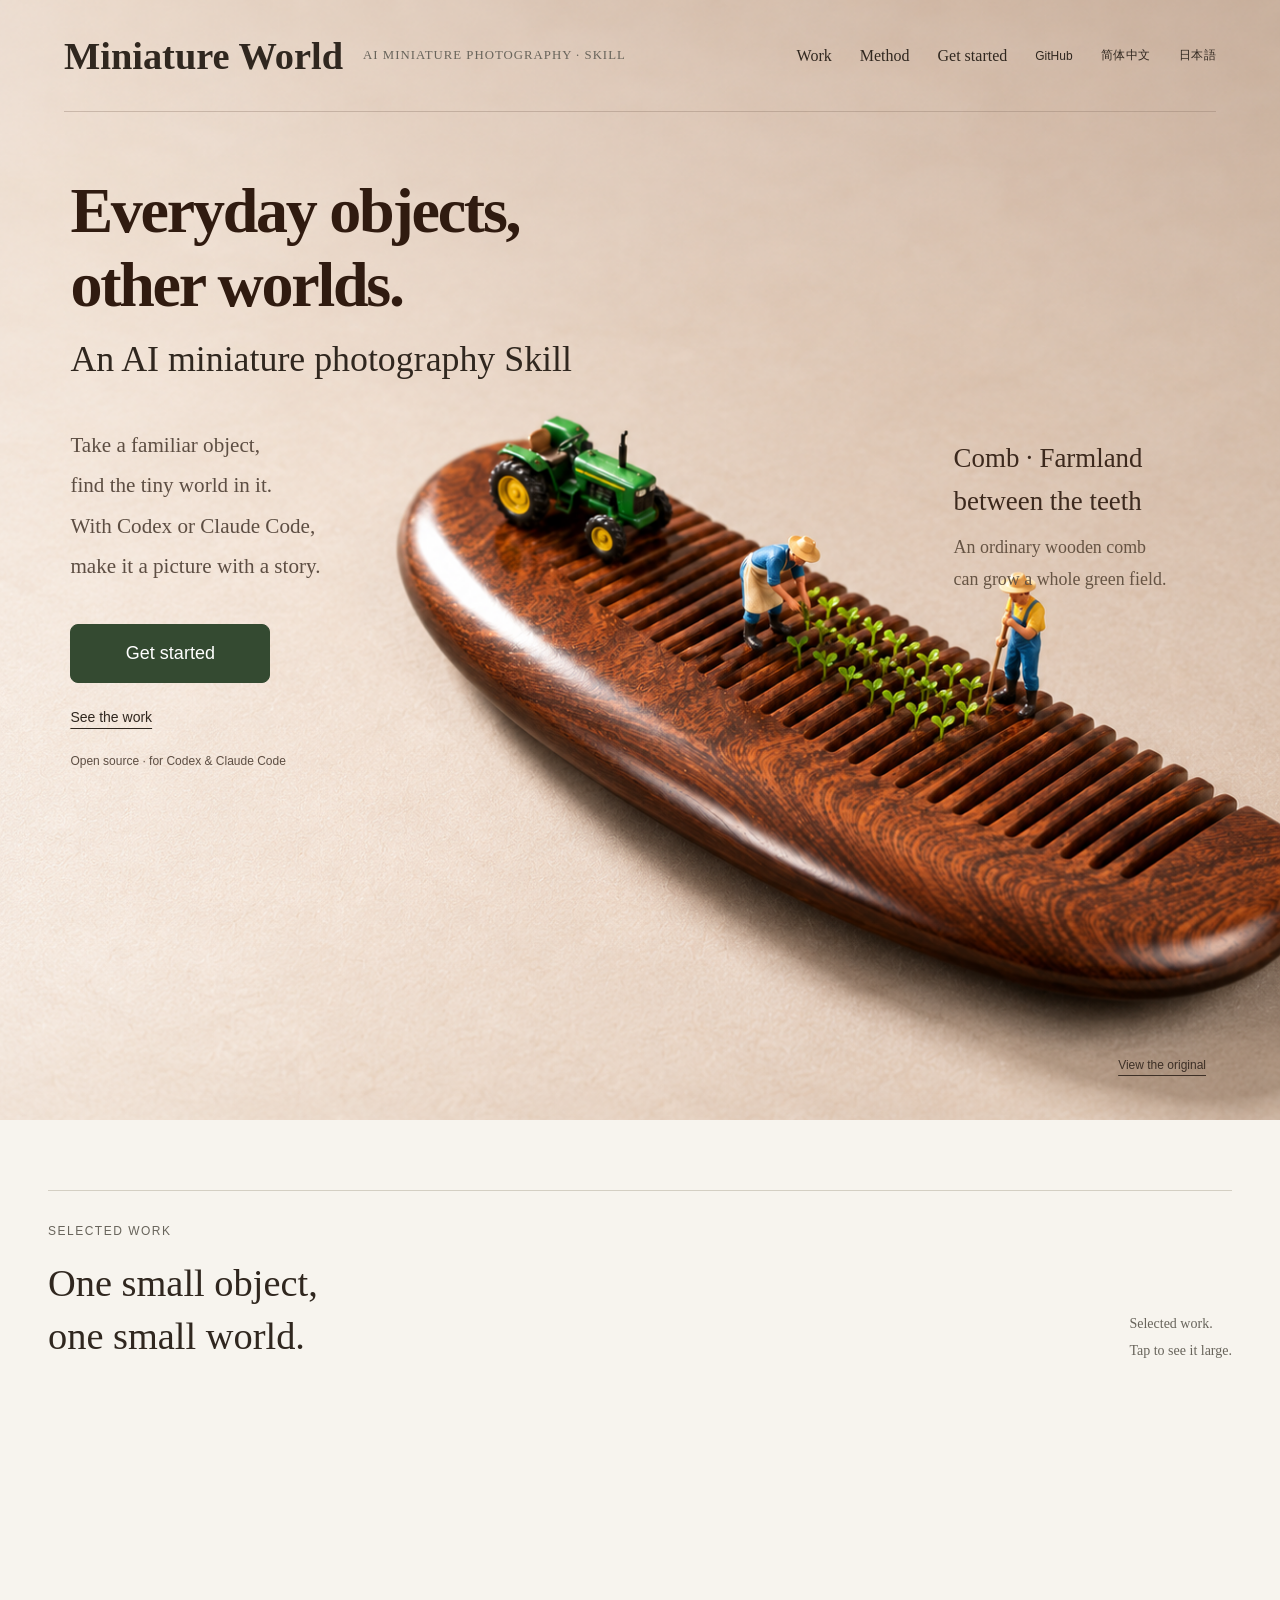
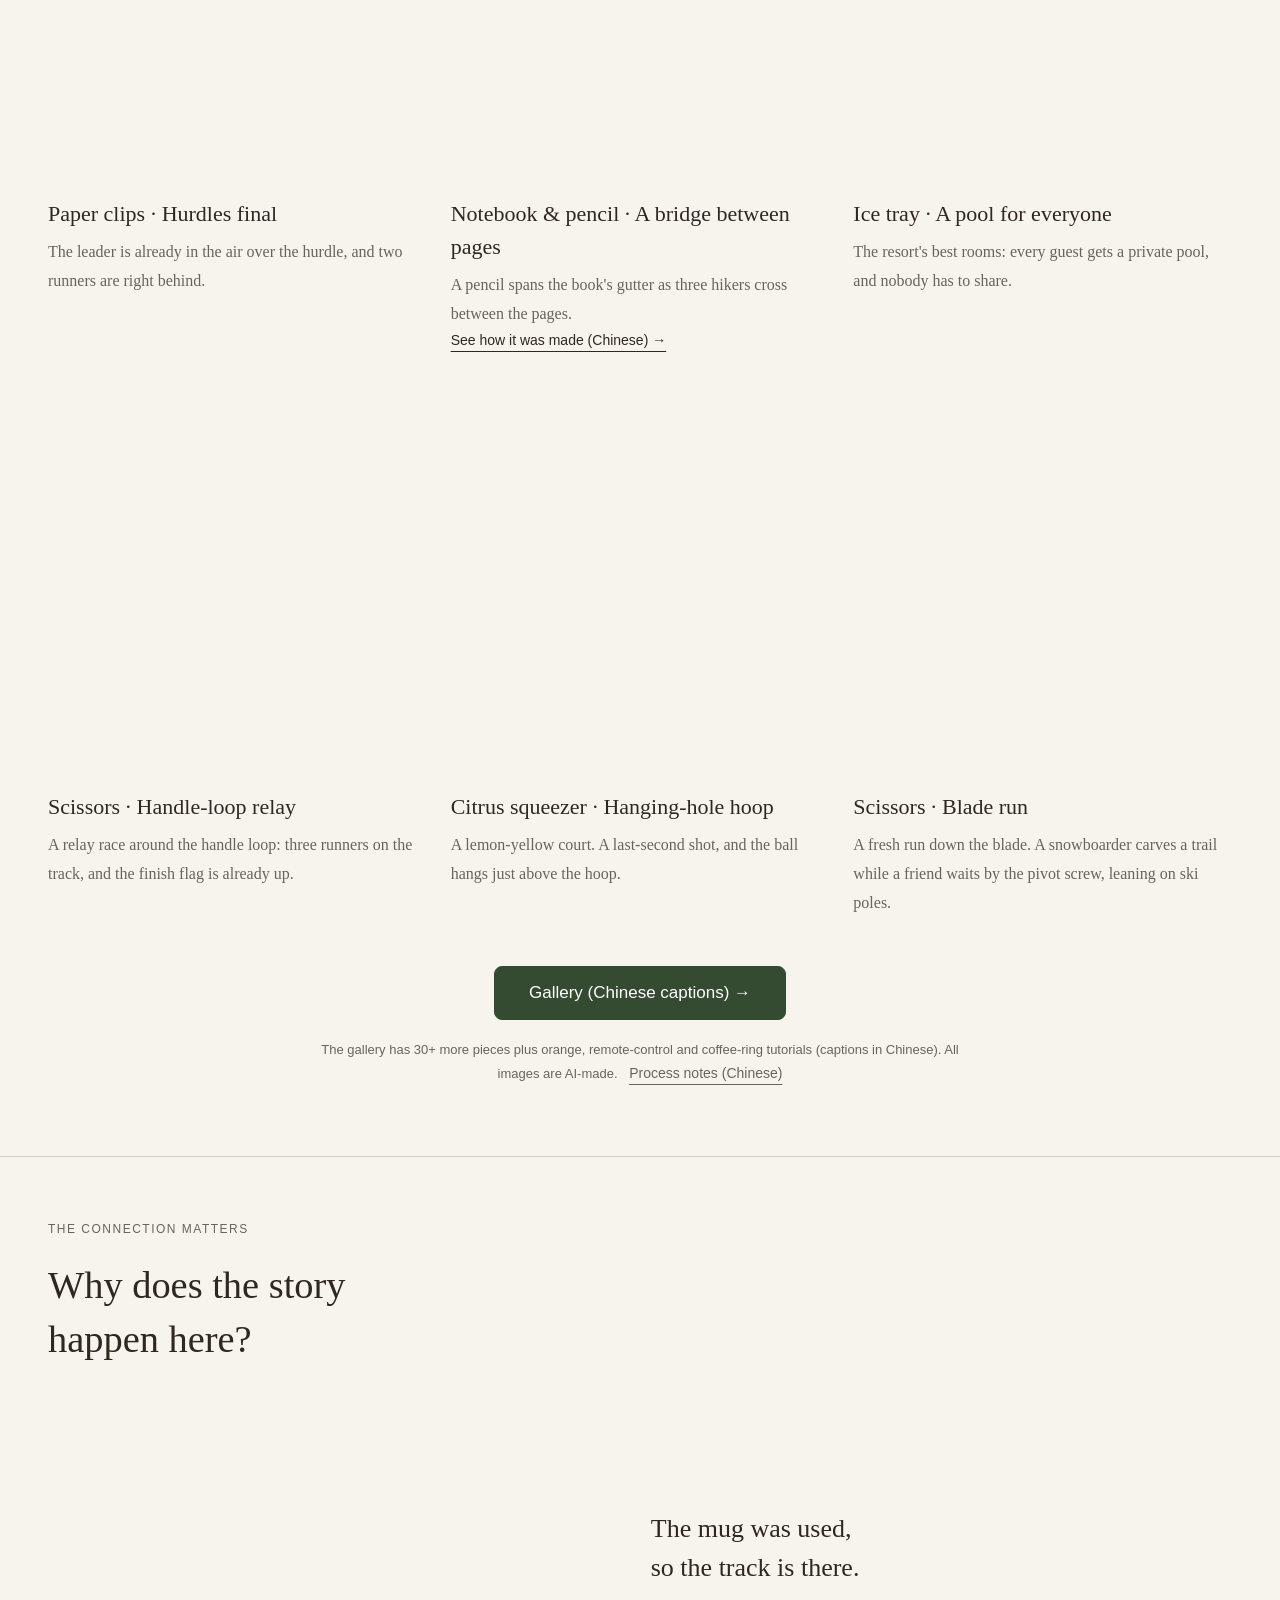
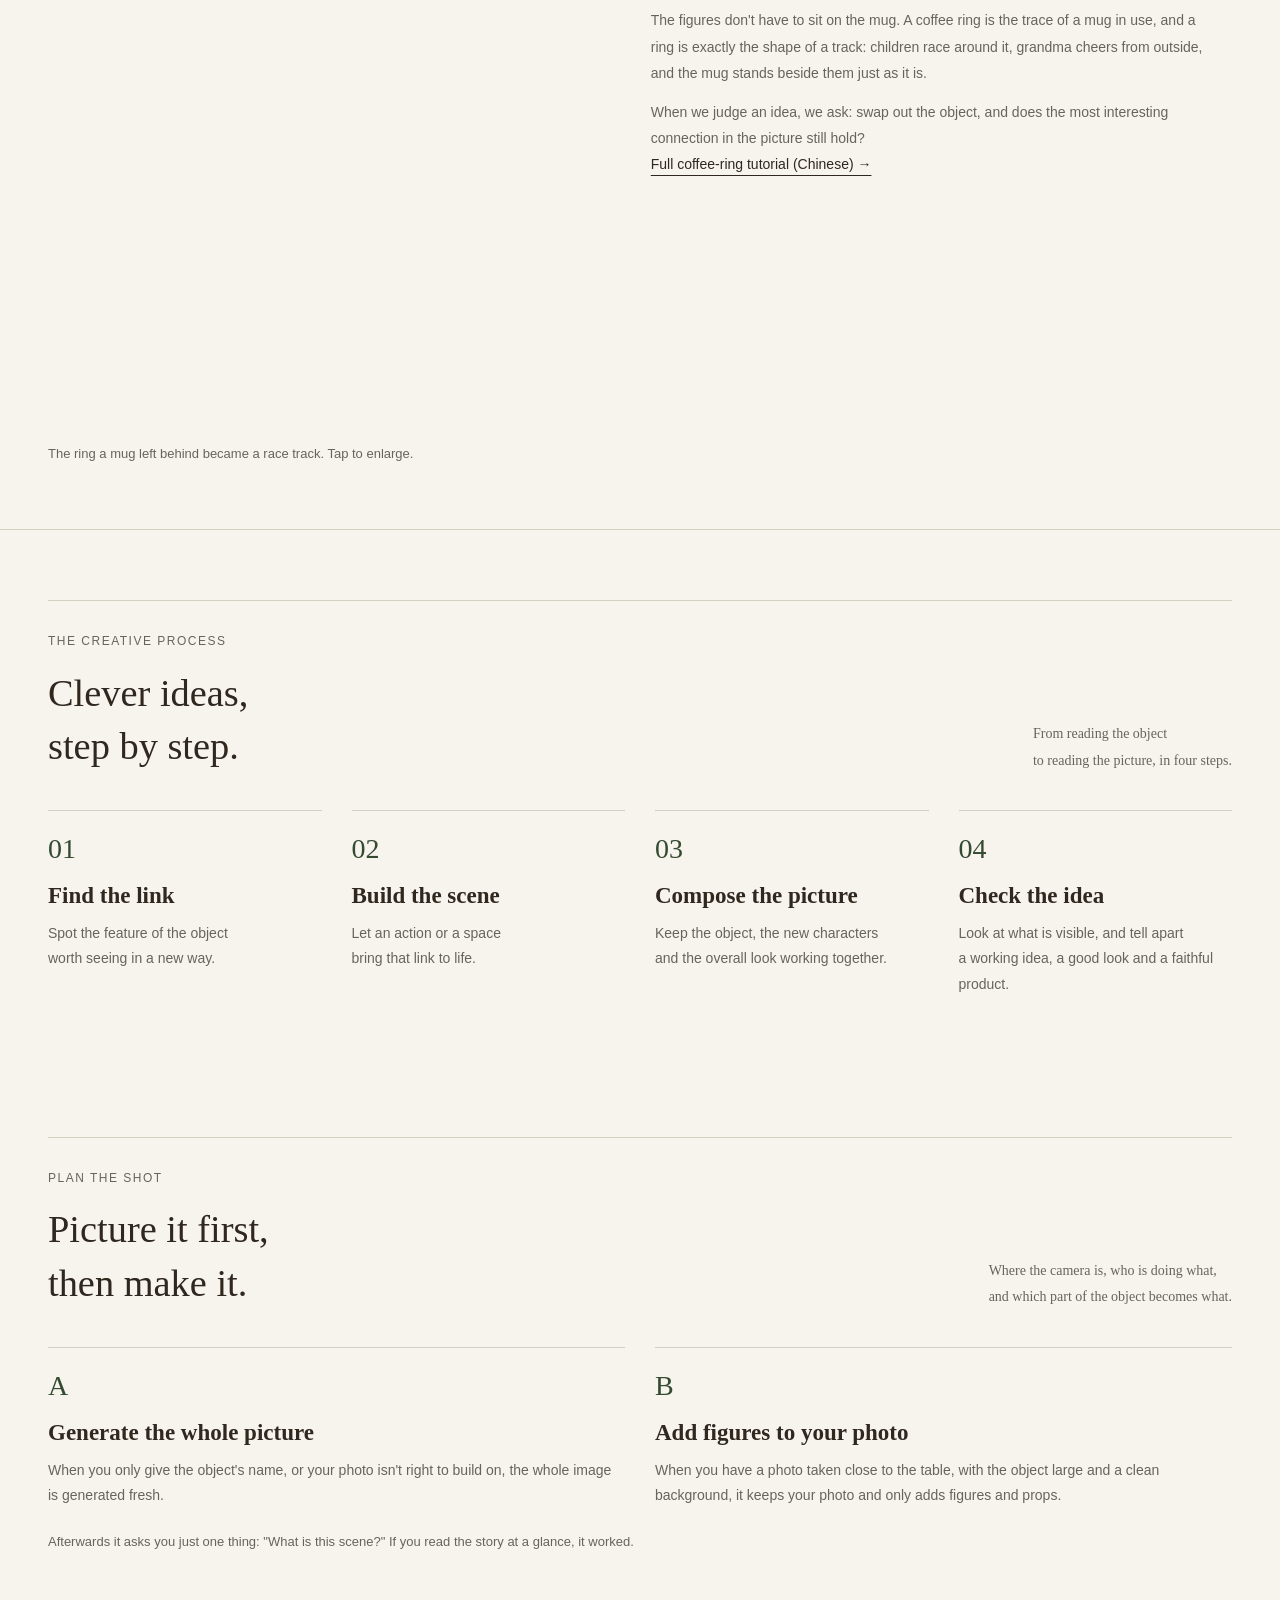
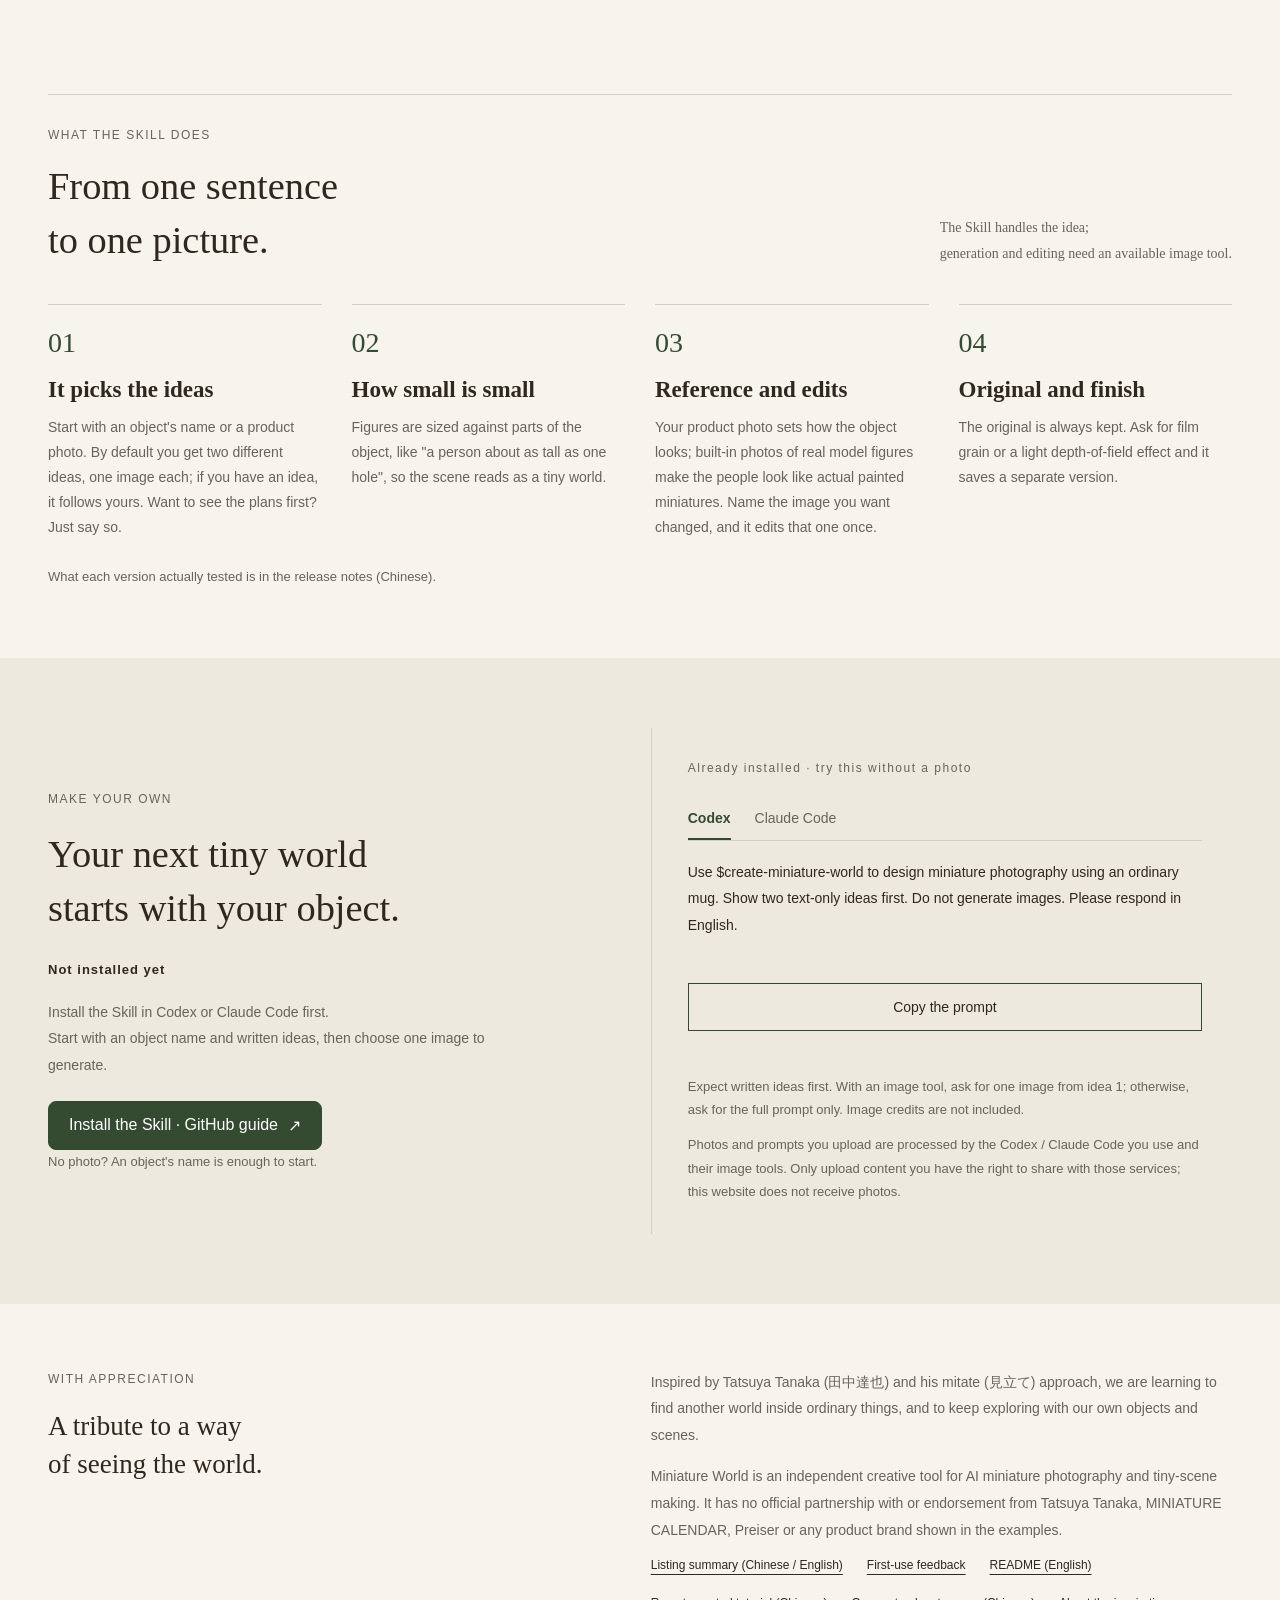
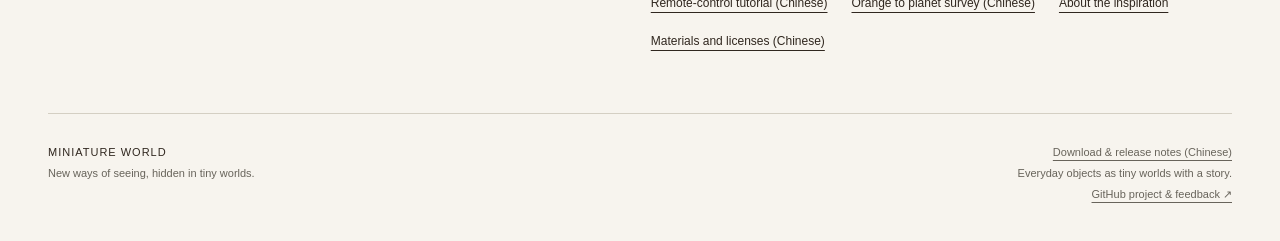
<file: index.html>
<!doctype html>
<html lang="en">
<head>
<meta charset="utf-8">
<meta name="viewport" content="width=device-width,initial-scale=1">
<meta http-equiv="refresh" content="0;url=site/">
<title>Miniature World · AI miniature photography Skill</title>
<link rel="canonical" href="https://denggui-ai.github.io/create-miniature-world/site/">
<meta name="description" content="Discover miniature worlds in everyday objects. An Agent Skill for Codex and Claude Code.">
<meta property="og:title" content="Miniature World · AI miniature photography Skill">
<meta property="og:description" content="Explore miniature scenes, examples, known limits and installation steps.">
<meta property="og:type" content="website">
<meta property="og:url" content="https://denggui-ai.github.io/create-miniature-world/site/">
<meta property="og:image" content="https://denggui-ai.github.io/create-miniature-world/site/img/github-social-preview.en.jpg">
<meta name="twitter:card" content="summary_large_image">
<meta name="twitter:title" content="Miniature World · AI miniature photography Skill">
<meta name="twitter:description" content="Explore miniature scenes, examples, known limits and installation steps.">
<meta name="twitter:image" content="https://denggui-ai.github.io/create-miniature-world/site/img/github-social-preview.en.jpg">
<link rel="icon" href="data:image/svg+xml,%3Csvg xmlns=%22http://www.w3.org/2000/svg%22 viewBox=%220 0 32 32%22%3E%3Crect width=%2232%22 height=%2232%22 rx=%226%22 fill=%22%23344a31%22/%3E%3Ctext x=%2216%22 y=%2223%22 font-size=%2218%22 text-anchor=%22middle%22 fill=%22%23fff%22%3EM%3C/text%3E%3C/svg%3E">
</head>
<body><p><a href="site/">Open Miniature World (English)</a></p></body>
</html>
</file>
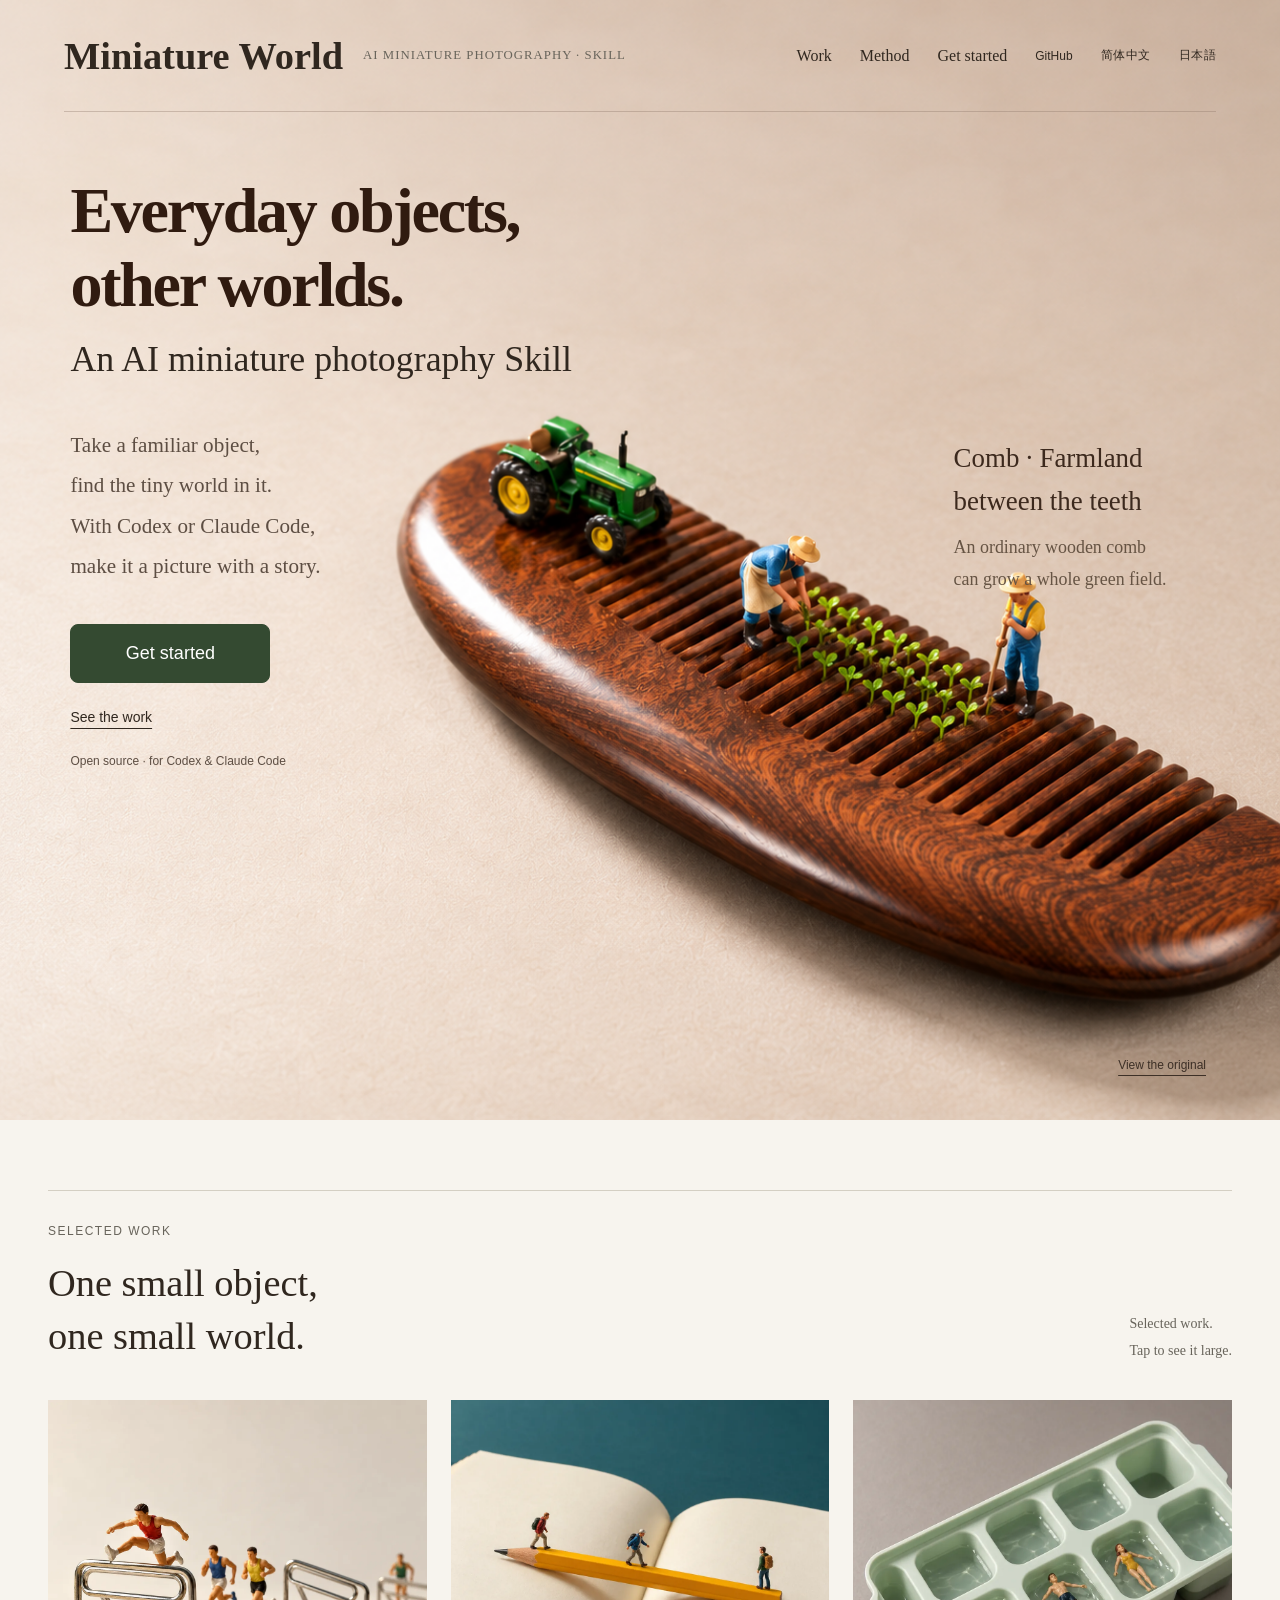
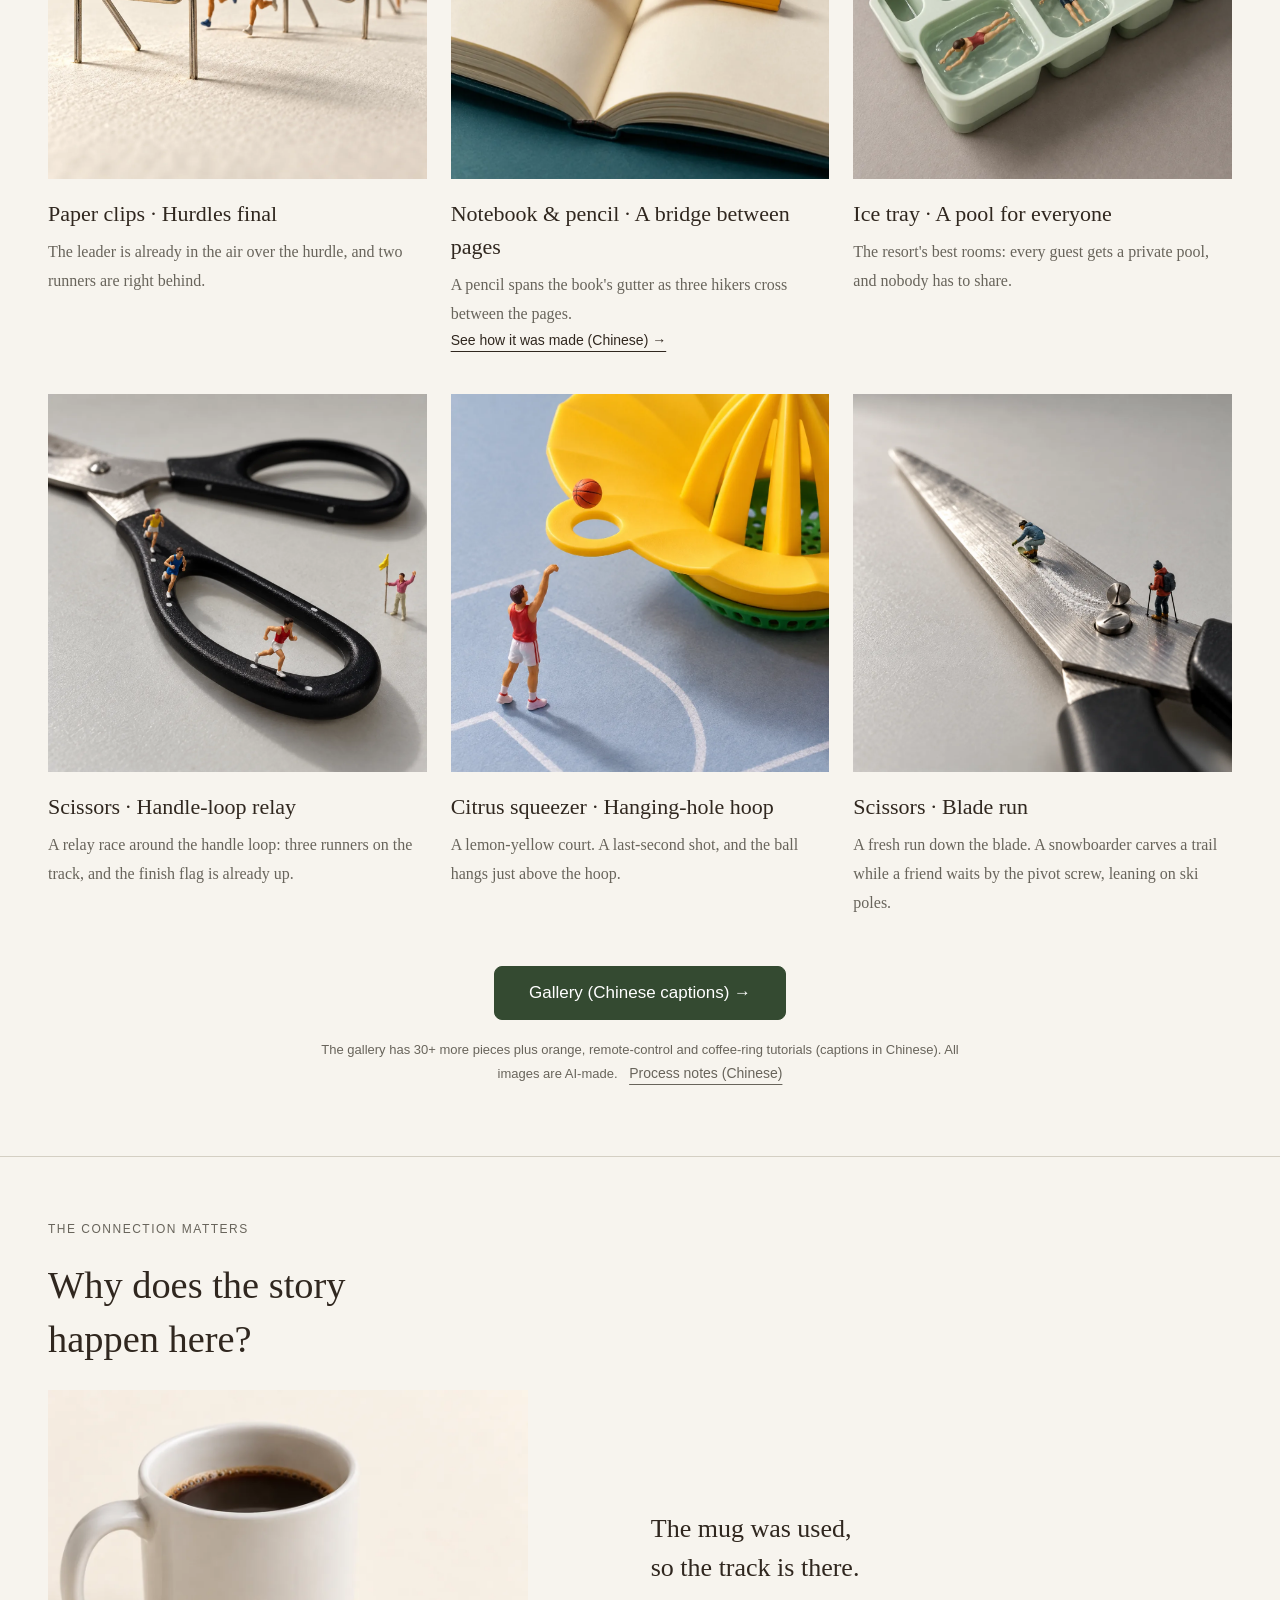
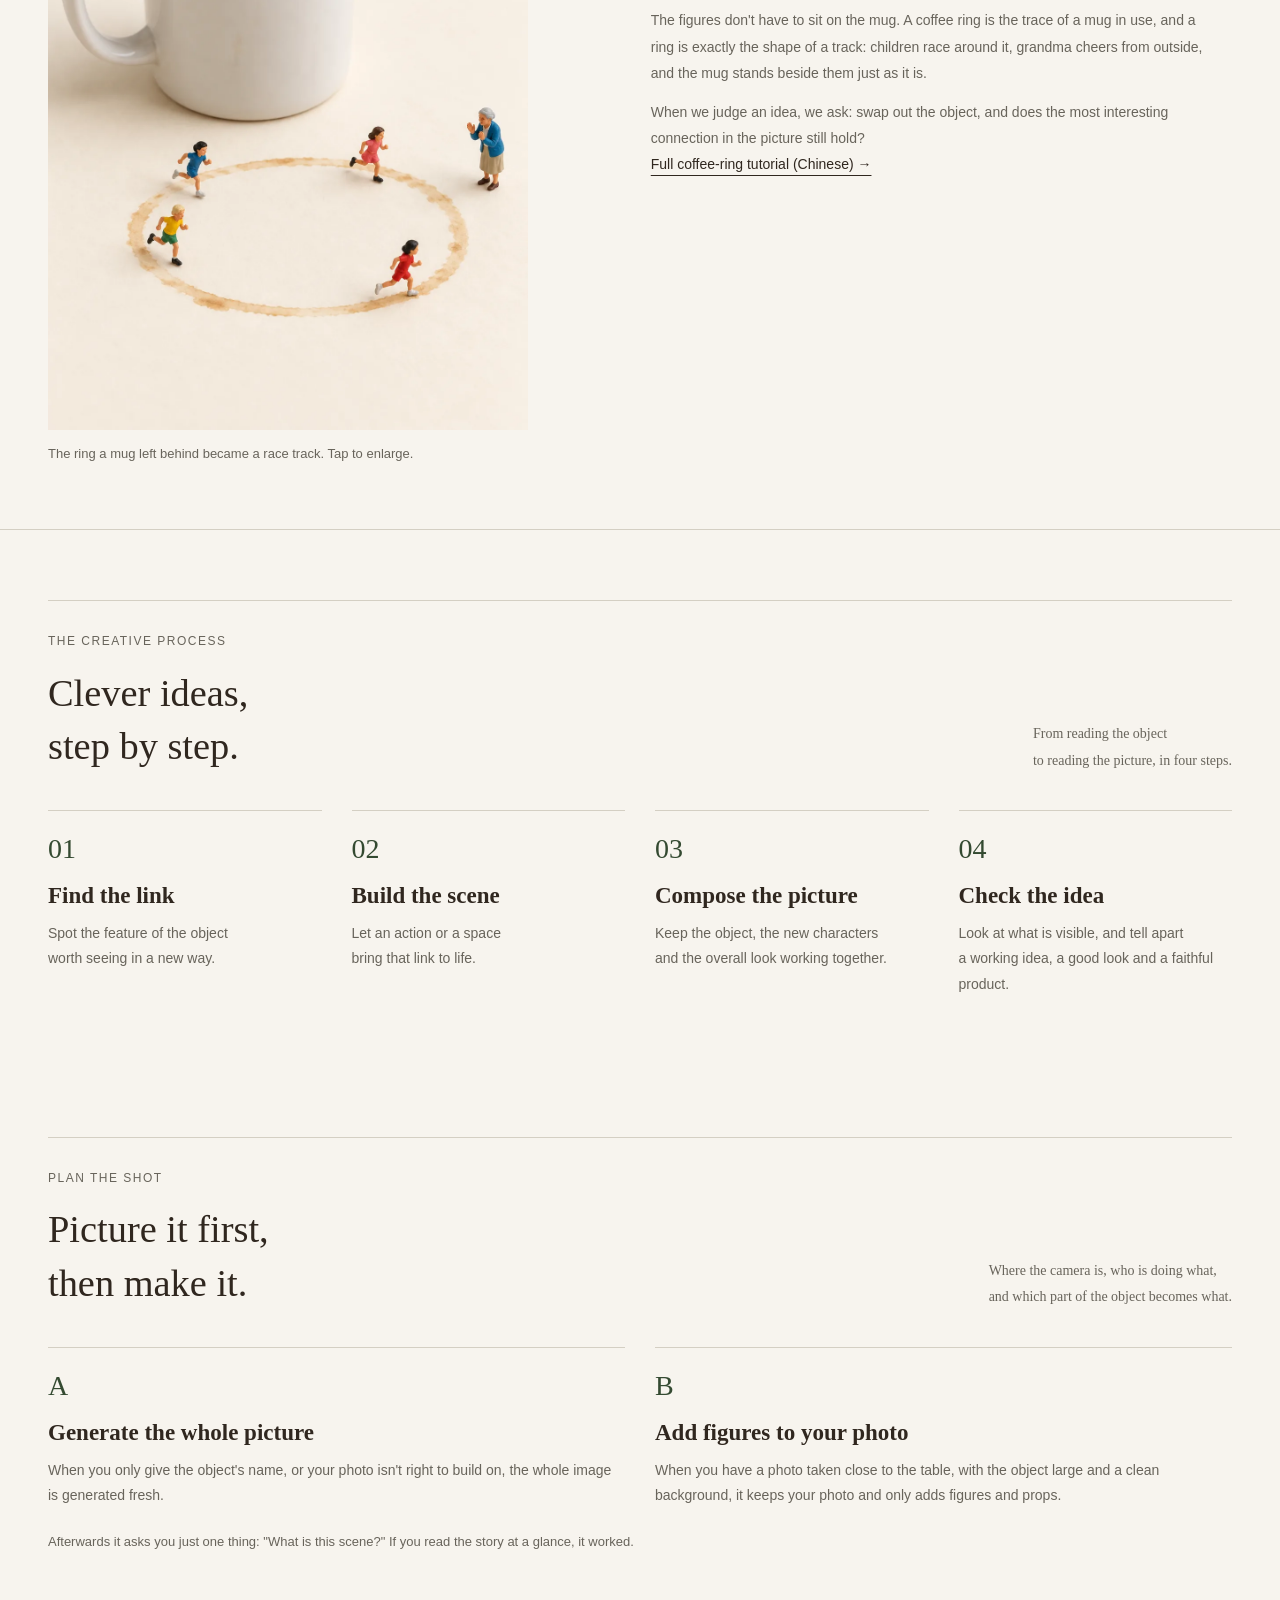
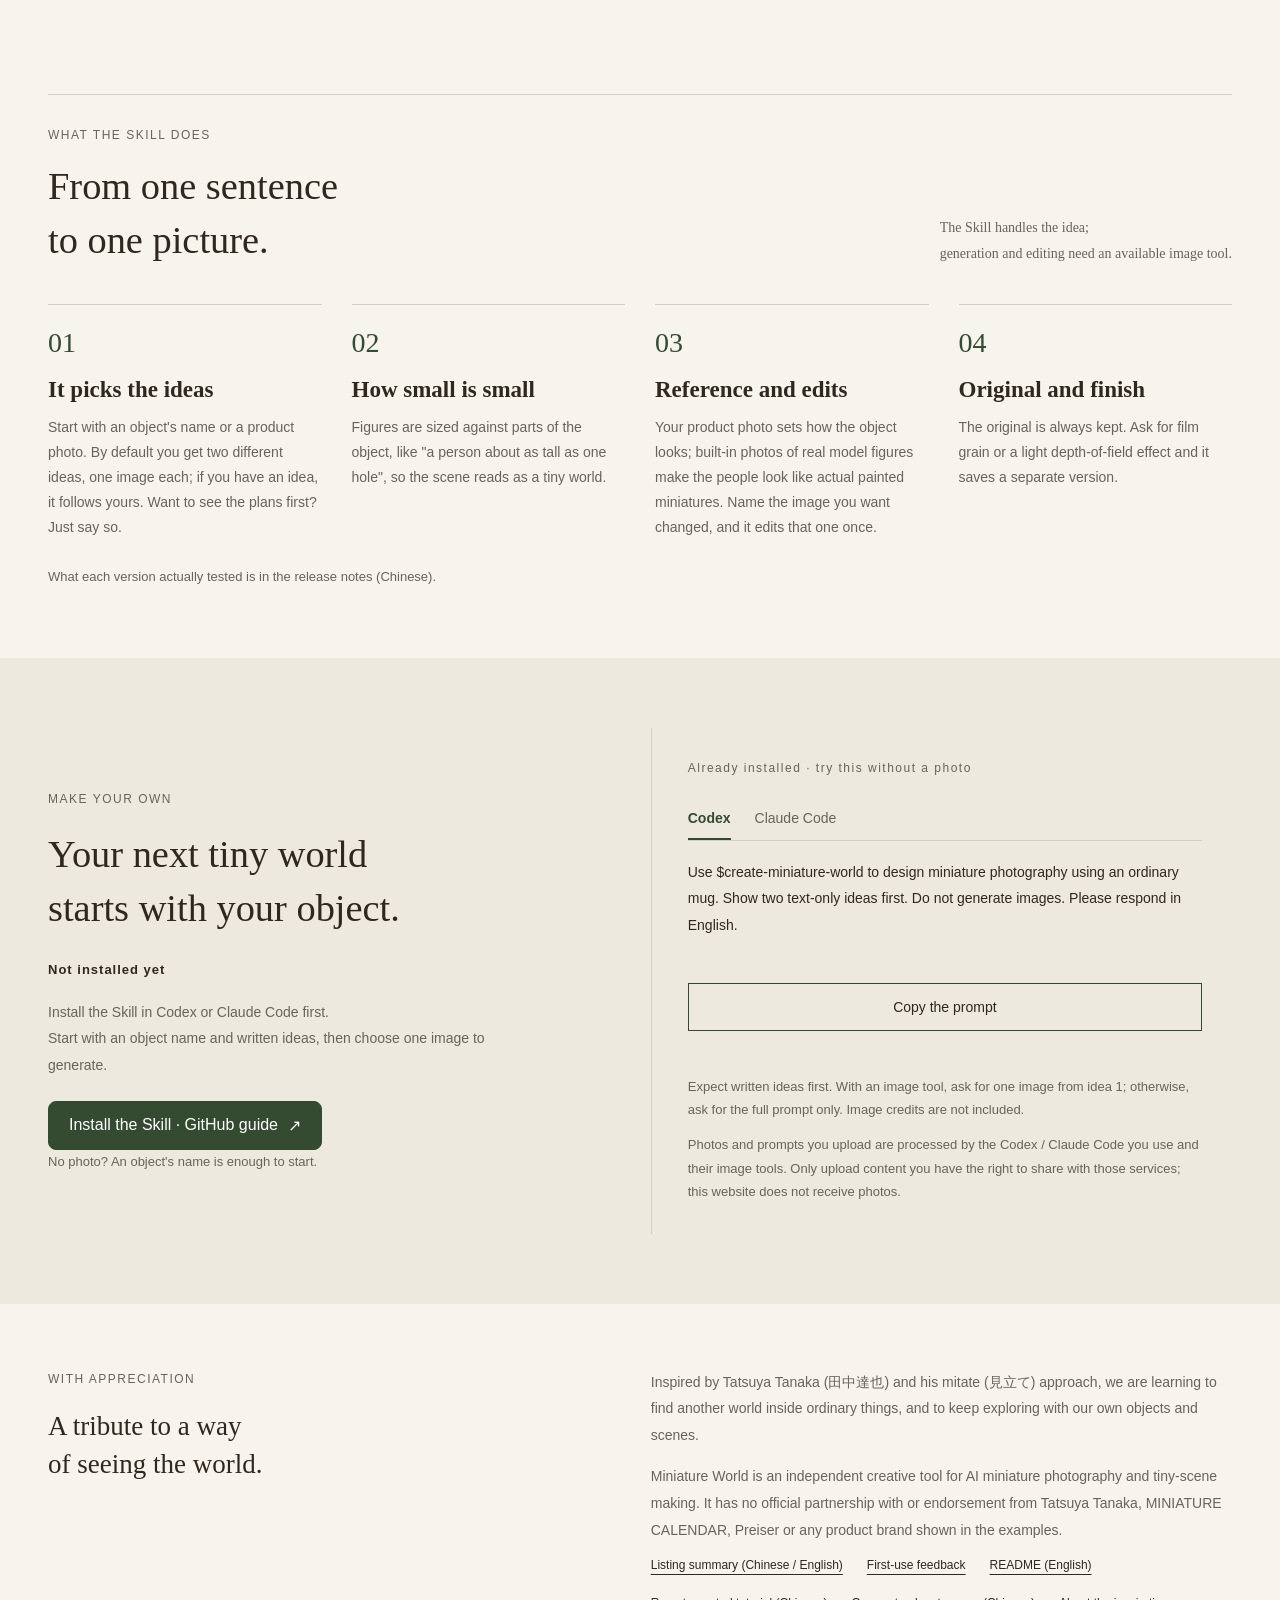
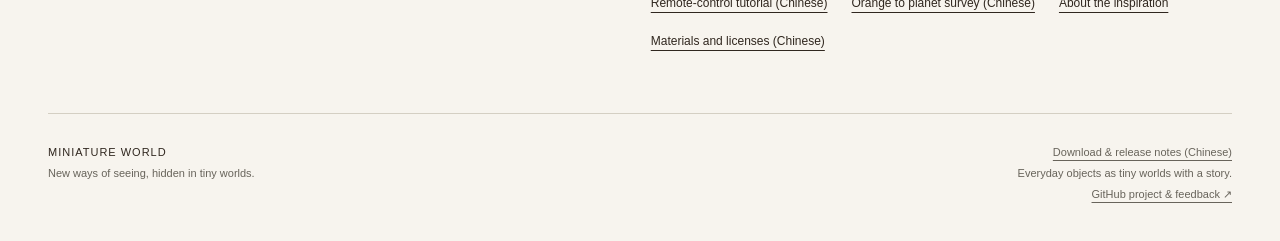
<file: site/index.html>
<!doctype html>
<html lang="en">
<head>
<meta charset="utf-8"><meta name="viewport" content="width=device-width,initial-scale=1">
<title>Miniature World · AI miniature photography Skill — everyday objects as tiny story worlds</title>
<meta name="description" content="Inspired by Tatsuya Tanaka's mitate. An Agent Skill for Codex and Claude Code: find a story in an everyday object and turn it into a miniature photograph.">
<link rel="canonical" href="https://denggui-ai.github.io/create-miniature-world/site/">
<link rel="alternate" hreflang="zh-CN" href="https://denggui-ai.github.io/create-miniature-world/site/zh/"><link rel="alternate" hreflang="en" href="https://denggui-ai.github.io/create-miniature-world/site/"><link rel="alternate" hreflang="ja" href="https://denggui-ai.github.io/create-miniature-world/site/ja/"><link rel="alternate" hreflang="x-default" href="https://denggui-ai.github.io/create-miniature-world/site/">
<meta property="og:url" content="https://denggui-ai.github.io/create-miniature-world/site/"><meta property="og:image" content="https://denggui-ai.github.io/create-miniature-world/site/img/github-social-preview.en.jpg">
<meta property="og:title" content="Miniature World · Everyday objects, other worlds."><meta property="og:description" content="Paper clips become hurdles, a scissor handle becomes a relay track. Turn everyday objects into tiny story worlds with Codex or Claude Code."><meta property="og:type" content="website"><meta property="og:locale" content="en_US">
<link rel="icon" href="data:image/svg+xml,%3Csvg xmlns=%22http://www.w3.org/2000/svg%22 viewBox=%220 0 32 32%22%3E%3Crect width=%2232%22 height=%2232%22 rx=%226%22 fill=%22%23344a31%22/%3E%3Ctext x=%2216%22 y=%2223%22 font-size=%2218%22 text-anchor=%22middle%22 fill=%22%23fff%22%3EM%3C/text%3E%3C/svg%3E"><link rel="stylesheet" href="style.css"><script src="script.js" defer></script>
<meta name="twitter:card" content="summary_large_image"><meta name="twitter:title" content="Miniature World · AI miniature photography Skill"><meta name="twitter:description" content="An Agent Skill for Codex and Claude Code: start from a product photo or just an object's name, find a story, and generate a miniature scene."><meta name="twitter:image" content="https://denggui-ai.github.io/create-miniature-world/site/img/github-social-preview.en.jpg"><meta property="og:image:alt" content="Miniature World example images"></head>
<body>
<a class="skip" href="#main">Skip to content</a>
<main id="main">
<div class="hero-stage">
<header class="header wrap" role="banner"><a class="brand" href="#main" aria-label="Miniature World home"><span class="brand-cn">Miniature World</span><span class="brand-en">AI MINIATURE PHOTOGRAPHY · SKILL</span></a><nav aria-label="Main navigation"><a href="#latest-cases">Work</a><a href="#method">Method</a><a class="nav-start" href="#start">Get started</a><a class="nav-github" href="https://github.com/denggui-ai/create-miniature-world">GitHub</a><a class="nav-lang" href="zh/" hreflang="zh-CN" lang="zh-CN">简体中文</a><a class="nav-lang" href="ja/" hreflang="ja" lang="ja">日本語</a></nav></header>
<section class="hero" aria-label="About Miniature World">
<div class="hero-copy"><h1>Everyday objects,<br>other worlds.</h1><p class="hero-lead">An AI miniature photography Skill</p><p class="hero-description">Take a familiar object,<br>find the tiny world in it.<br>With Codex or Claude Code,<br>make it a picture with a story.</p><div class="actions"><a class="button primary" href="#start">Get started</a><a class="text-link" href="#latest-cases">See the work</a></div><p class="hero-meta">Open source · for Codex &amp; Claude Code</p></div>
<img class="hero-mobile" src="img/hero-comb.webp" width="1340" height="1174" alt="A wooden comb turned into farmland with tiny farmers" fetchpriority="high">
<div class="hero-caption"><h2>Comb · Farmland between the teeth</h2><p>An ordinary wooden comb<br>can grow a whole green field.</p></div>
<button class="hero-open text-link" type="button" data-image="img/comb-farm.webp" data-alt="Comb farmland, original image" data-caption="Comb · Farmland between the teeth｜The gaps between the teeth are rows of fields, and tiny farmers are at work in them.">View the original</button>
</section>
</div>

<section id="latest-cases" class="section wrap"><div class="section-heading"><div><p class="eyebrow">SELECTED WORK</p><h2>One small object,<br>one small world.</h2></div><p>Selected work.<br>Tap to see it large.</p></div><div class="new-grid"><article class="story"><button class="image-button" type="button" data-image="img/paperclip-hurdles-20261020.webp" data-caption="Paper clips · Hurdles final｜The leader is already in the air over the hurdle, and two runners are right behind." aria-label="Enlarge: paper clip hurdles"><img src="img/paperclip-hurdles-20261020.webp" alt="Three upright paper clips become hurdles as a tiny runner leaps over them" loading="lazy" decoding="async" style="object-position:50% 50%"></button><h3>Paper clips · Hurdles final</h3><p>The leader is already in the air over the hurdle, and two runners are right behind.</p></article><article class="story"><button class="image-button" type="button" data-image="img/notebook-pencil-bridge-20261008.webp" data-caption="Notebook & pencil · A bridge between pages｜A pencil spans the book's gutter as three hikers cross between the pages." aria-label="Notebook & pencil · A bridge between pages"><img src="img/notebook-pencil-bridge-20261008.webp" alt="A yellow pencil bridges an open notebook with miniature hikers on it" loading="lazy" decoding="async" style="object-position:50% 55%"></button><h3>Notebook & pencil · A bridge between pages</h3><p>A pencil spans the book's gutter as three hikers cross between the pages.</p><a class="text-link" href="secondary-creation.html">See how it was made (Chinese) →</a></article><article class="story"><button class="image-button" type="button" data-image="img/ice-tray-private-pools-20261019.webp" data-caption="Ice tray · A pool for everyone｜The resort's best rooms: every guest gets a private pool, and nobody has to share." aria-label="Enlarge: ice tray private pools"><img src="img/ice-tray-private-pools-20261019.webp" alt="Three neighbouring cells of a pale green ice tray, each with one swimmer" loading="lazy" decoding="async" style="object-position:50% 55%"></button><h3>Ice tray · A pool for everyone</h3><p>The resort's best rooms: every guest gets a private pool, and nobody has to share.</p></article><article class="story"><button class="image-button" type="button" data-image="img/scissors-handle-relay-20261021.webp" data-caption="Scissors · Handle-loop relay｜A relay race around the handle loop: three runners on the track, and the finish flag is already up." aria-label="Enlarge: scissors handle relay"><img src="img/scissors-handle-relay-20261021.webp" alt="The black scissor handle loop becomes a running track for a relay" loading="lazy" decoding="async" style="object-position:50% 50%"></button><h3>Scissors · Handle-loop relay</h3><p>A relay race around the handle loop: three runners on the track, and the finish flag is already up.</p></article><article class="story"><button class="image-button" type="button" data-image="img/citrus-squeezer-basketball-20261018.webp" data-caption="Citrus squeezer · Hanging-hole hoop｜A lemon-yellow court. A last-second shot, and the ball hangs just above the hoop." aria-label="Enlarge: citrus squeezer basketball"><img src="img/citrus-squeezer-basketball-20261018.webp" alt="A tiny player shoots a basketball toward the hanging hole of a citrus squeezer" loading="lazy" decoding="async" style="object-position:35% 60%"></button><h3>Citrus squeezer · Hanging-hole hoop</h3><p>A lemon-yellow court. A last-second shot, and the ball hangs just above the hoop.</p></article><article class="story"><button class="image-button" type="button" data-image="img/scissors-blade-ski-20261021.webp" data-caption="Scissors · Blade run｜A fresh run down the blade. A snowboarder carves a trail while a friend waits by the pivot screw, leaning on ski poles." aria-label="Enlarge: scissors blade ski run"><img src="img/scissors-blade-ski-20261021.webp" alt="A scissor blade becomes a snow slope with a tiny snowboarder riding down" loading="lazy" decoding="async" style="object-position:50% 50%"></button><h3>Scissors · Blade run</h3><p>A fresh run down the blade. A snowboarder carves a trail while a friend waits by the pivot screw, leaning on ski poles.</p></article></div><div class="latest-foot"><a class="button primary latest-cta" href="gallery.html">Gallery (Chinese captions) →</a><p class="small-note">The gallery has 30+ more pieces plus orange, remote-control and coffee-ring tutorials (captions in Chinese). All images are AI-made. <a class="text-link" href="https://github.com/denggui-ai/create-miniature-world/blob/main/examples/PICTURE_CARD_CASES_20261021.md">Process notes (Chinese)</a></p></div></section>
<section class="detail-section" id="connection"><div class="wrap detail-inner"><div><p class="eyebrow">THE CONNECTION MATTERS</p><h2>Why does the story<br>happen here?</h2><figure class="connection-figure"><button class="image-button" type="button" data-image="img/mug-coffee-ring-track-20261012.webp" data-caption="Mug · Coffee-ring track｜The ring a mug left behind has become a running track: children race while grandma cheers." aria-label="Enlarge: coffee-ring track"><img src="img/mug-coffee-ring-track-20261012.webp" alt="A coffee ring beside a white mug becomes a running track; four tiny children race while grandma cheers" width="1086" height="1448" loading="lazy" decoding="async"></button><figcaption>The ring a mug left behind became a race track. Tap to enlarge.</figcaption></figure></div><div class="detail-copy"><p class="big-copy">The mug was used,<br>so the track is there.</p><p>The figures don't have to sit on the mug. A coffee ring is the trace of a mug in use, and a ring is exactly the shape of a track: children race around it, grandma cheers from outside, and the mug stands beside them just as it is.</p><p>When we judge an idea, we ask: swap out the object, and does the most interesting connection in the picture still hold?</p><a class="text-link" href="coffee-ring.html">Full coffee-ring tutorial (Chinese) →</a></div></div></section>
<section id="method" class="section wrap"><div class="section-heading"><div><p class="eyebrow">THE CREATIVE PROCESS</p><h2>Clever ideas,<br>step by step.</h2></div><p>From reading the object<br>to reading the picture, in four steps.</p></div><div class="method-grid"><article><span class="number">01</span><h3>Find the link</h3><p>Spot the feature of the object<br>worth seeing in a new way.</p></article><article><span class="number">02</span><h3>Build the scene</h3><p>Let an action or a space<br>bring that link to life.</p></article><article><span class="number">03</span><h3>Compose the picture</h3><p>Keep the object, the new characters<br>and the overall look working together.</p></article><article><span class="number">04</span><h3>Check the idea</h3><p>Look at what is visible, and tell apart<br>a working idea, a good look and a faithful product.</p></article></div></section>
<section id="styles" class="section wrap"><div class="section-heading"><div><p class="eyebrow">PLAN THE SHOT</p><h2>Picture it first,<br>then make it.</h2></div><p>Where the camera is, who is doing what,<br>and which part of the object becomes what.</p></div><div class="method-grid style-grid"><article><span class="number">A</span><h3>Generate the whole picture</h3><p>When you only give the object's name, or your photo isn't right to build on, the whole image is generated fresh.</p></article><article><span class="number">B</span><h3>Add figures to your photo</h3><p>When you have a photo taken close to the table, with the object large and a clean background, it keeps your photo and only adds figures and props.</p></article></div><p class="small-note">Afterwards it asks you just one thing: "What is this scene?" If you read the story at a glance, it worked.</p></section>
<section id="capabilities" class="section wrap"><div class="section-heading"><div><p class="eyebrow">WHAT THE SKILL DOES</p><h2>From one sentence<br>to one picture.</h2></div><p>The Skill handles the idea;<br>generation and editing need an available image tool.</p></div><div class="method-grid"><article><span class="number">01</span><h3>It picks the ideas</h3><p>Start with an object's name or a product photo. By default you get two different ideas, one image each; if you have an idea, it follows yours. Want to see the plans first? Just say so.</p></article><article><span class="number">02</span><h3>How small is small</h3><p>Figures are sized against parts of the object, like "a person about as tall as one hole", so the scene reads as a tiny world.</p></article><article><span class="number">03</span><h3>Reference and edits</h3><p>Your product photo sets how the object looks; built-in photos of real model figures make the people look like actual painted miniatures. Name the image you want changed, and it edits that one once.</p></article><article><span class="number">04</span><h3>Original and finish</h3><p>The original is always kept. Ask for film grain or a light depth-of-field effect and it saves a separate version.</p></article></div><p class="small-note capability-proof">What each version actually tested is in the <a href="https://github.com/denggui-ai/create-miniature-world/releases">release notes (Chinese)</a>.</p></section>
<section id="start" class="start-section"><div class="wrap start-inner"><div><p class="eyebrow">MAKE YOUR OWN</p><h2>Your next tiny world<br>starts with your object.</h2><p class="setup-label">Not installed yet</p><p class="start-description">Install the Skill in Codex or Claude Code first.<br>Start with an object name and written ideas, then choose one image to generate.</p><a class="button primary install-link" href="https://github.com/denggui-ai/create-miniature-world/blob/main/docs/GETTING_STARTED.en.md">Install the Skill · GitHub guide <span aria-hidden="true">↗</span></a><p class="small-note">No photo? An object's name is enough to start.</p></div><div class="start-card"><p class="eyebrow">Already installed · try this without a photo</p><div class="host-buttons" role="group" aria-label="Choose your environment"><button type="button" data-host="codex" aria-pressed="true">Codex</button><button type="button" data-host="claude" aria-pressed="false">Claude Code</button></div><pre id="prompt" data-codex="Use $create-miniature-world to design miniature photography using an ordinary mug. Show two text-only ideas first. Do not generate images. Please respond in English." data-claude="/create-miniature-world Design miniature photography using an ordinary mug. Show two text-only ideas first. Do not generate images. Please respond in English.">Use $create-miniature-world to design miniature photography using an ordinary mug. Show two text-only ideas first. Do not generate images. Please respond in English.</pre><button class="button copy" type="button" id="copy" data-done="Copied. After installing, paste it into a fresh session. No photo needed." data-fallback="Please copy the selected text.">Copy the prompt</button><p id="copy-status" role="status" aria-live="polite"></p><p class="tool-note">Expect written ideas first. With an image tool, ask for one image from idea 1; otherwise, ask for the full prompt only. Image credits are not included.</p><p class="tool-note">Photos and prompts you upload are processed by the Codex / Claude Code you use and their image tools. Only upload content you have the right to share with those services; this website does not receive photos.</p></div></div></section>
<section class="about-section wrap"><div><p class="eyebrow">WITH APPRECIATION</p><h2>A tribute to a way<br>of seeing the world.</h2></div><div><p>Inspired by Tatsuya Tanaka (田中達也) and his mitate (見立て) approach, we are learning to find another world inside ordinary things, and to keep exploring with our own objects and scenes.</p><p>Miniature World is an independent creative tool for AI miniature photography and tiny-scene making. It has no official partnership with or endorsement from Tatsuya Tanaka, MINIATURE CALENDAR, Preiser or any product brand shown in the examples.</p><div class="about-links"><a href="https://github.com/denggui-ai/create-miniature-world/blob/main/docs/SHARING.md">Listing summary (Chinese / English)</a><a href="https://github.com/denggui-ai/create-miniature-world/issues/new?template=first_use.md">First-use feedback</a><a href="https://github.com/denggui-ai/create-miniature-world/blob/main/README.md">README (English)</a><a href="remote-control.html">Remote-control tutorial (Chinese)</a><a href="orange.html">Orange to planet survey (Chinese)</a><a href="https://miniature-calendar.com/about/">About the inspiration</a><a href="https://github.com/denggui-ai/create-miniature-world/blob/main/THIRD_PARTY_NOTICES.md">Materials and licenses (Chinese)</a></div></div></section>
</main><footer class="wrap footer"><div><strong>MINIATURE WORLD</strong><p>New ways of seeing, hidden in tiny worlds.</p></div><div><a href="https://github.com/denggui-ai/create-miniature-world/releases/latest">Download &amp; release notes (Chinese)</a><p>Everyday objects as tiny worlds with a story.</p><a href="https://github.com/denggui-ai/create-miniature-world">GitHub project &amp; feedback <span aria-hidden="true">↗</span></a></div></footer>
<dialog id="lightbox" aria-labelledby="lightbox-caption" data-alt-fallback="Miniature World example"><button class="close" type="button">Close</button><img id="lightbox-image" alt=""><p id="lightbox-caption"></p></dialog>
</body></html>
</file>
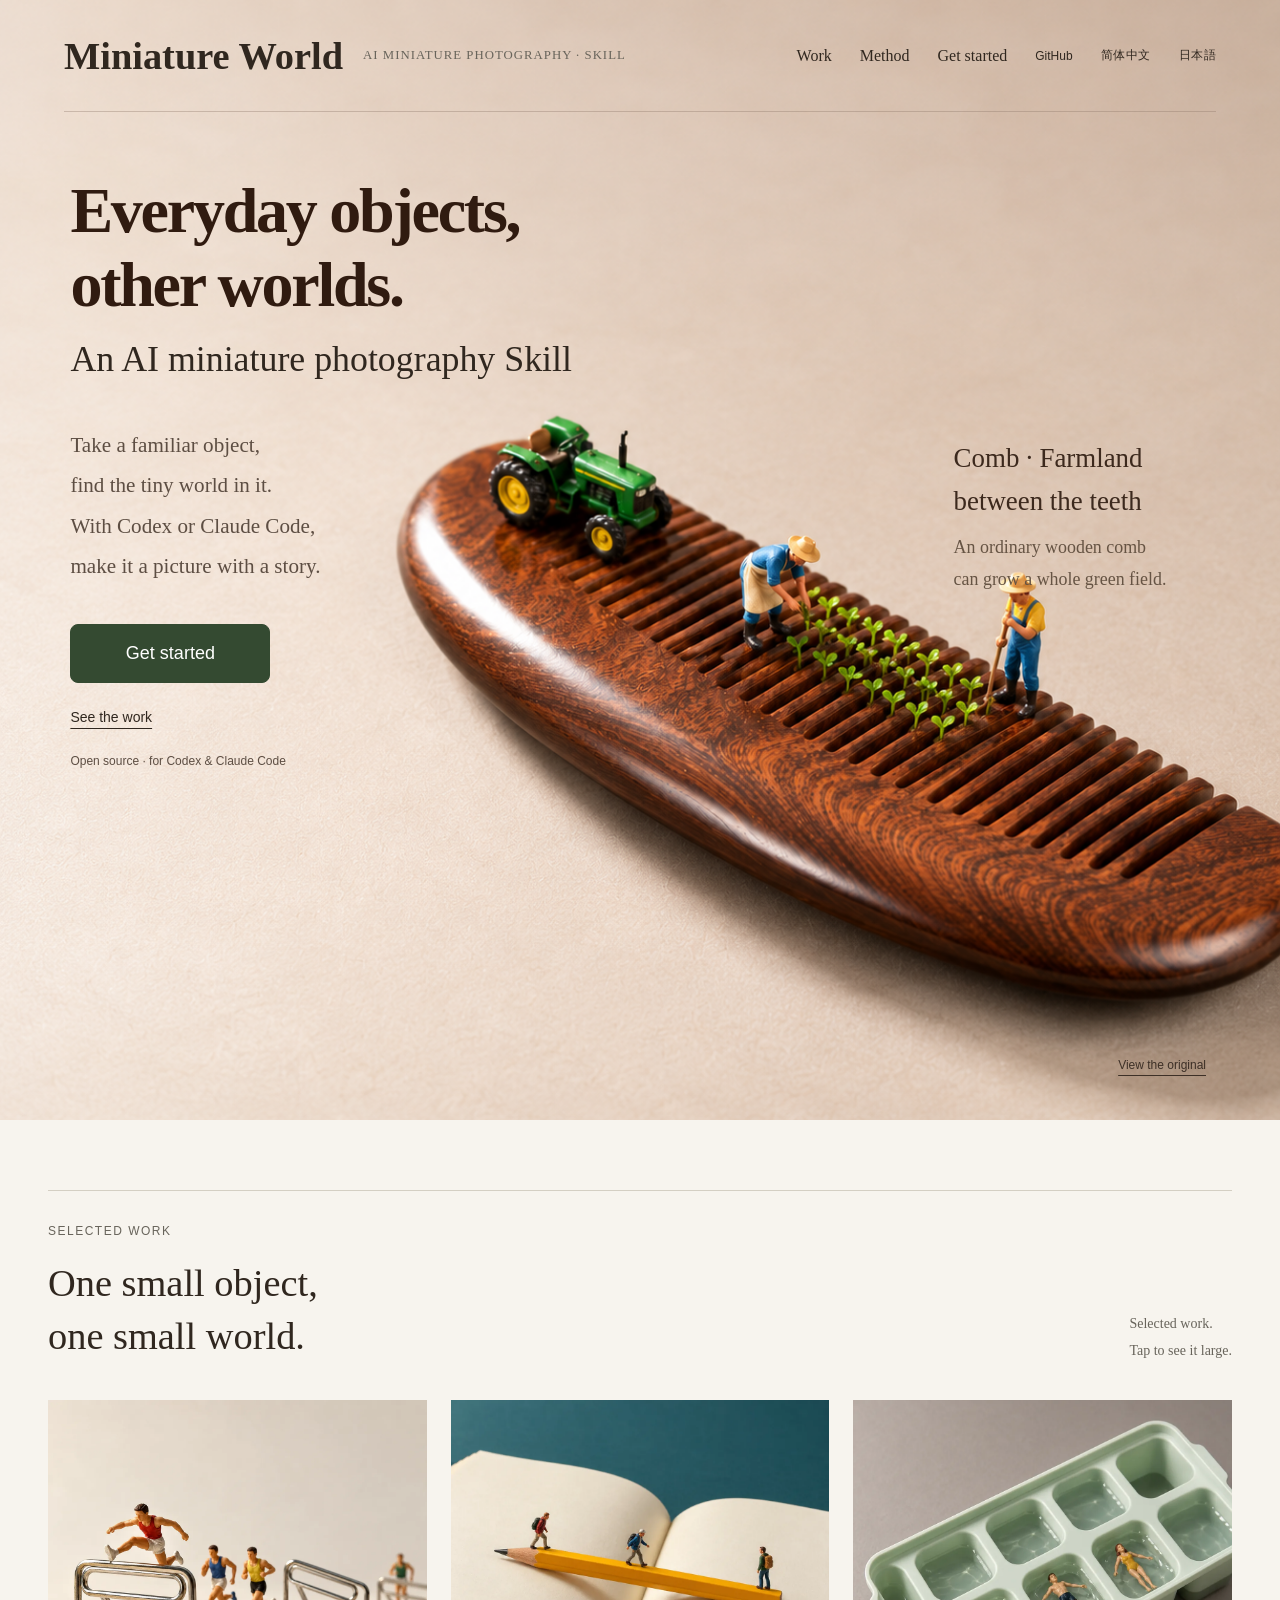
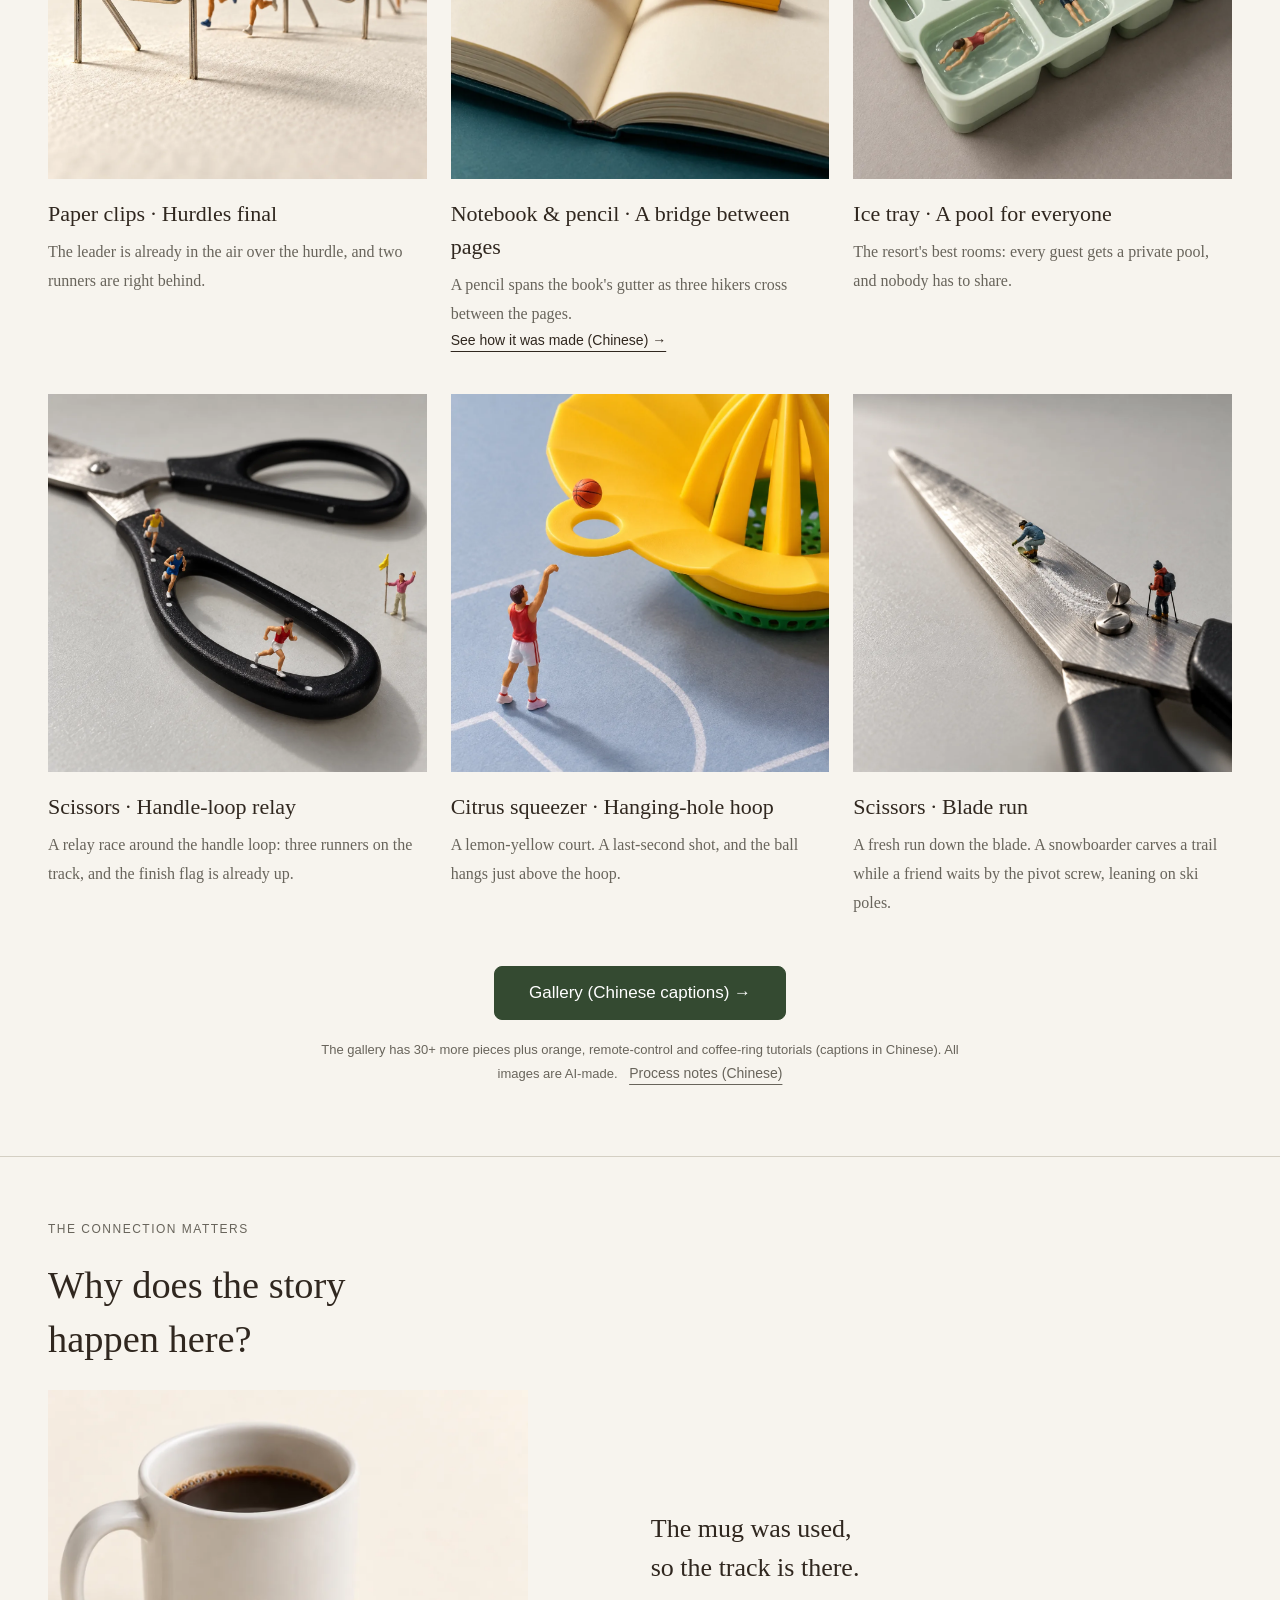
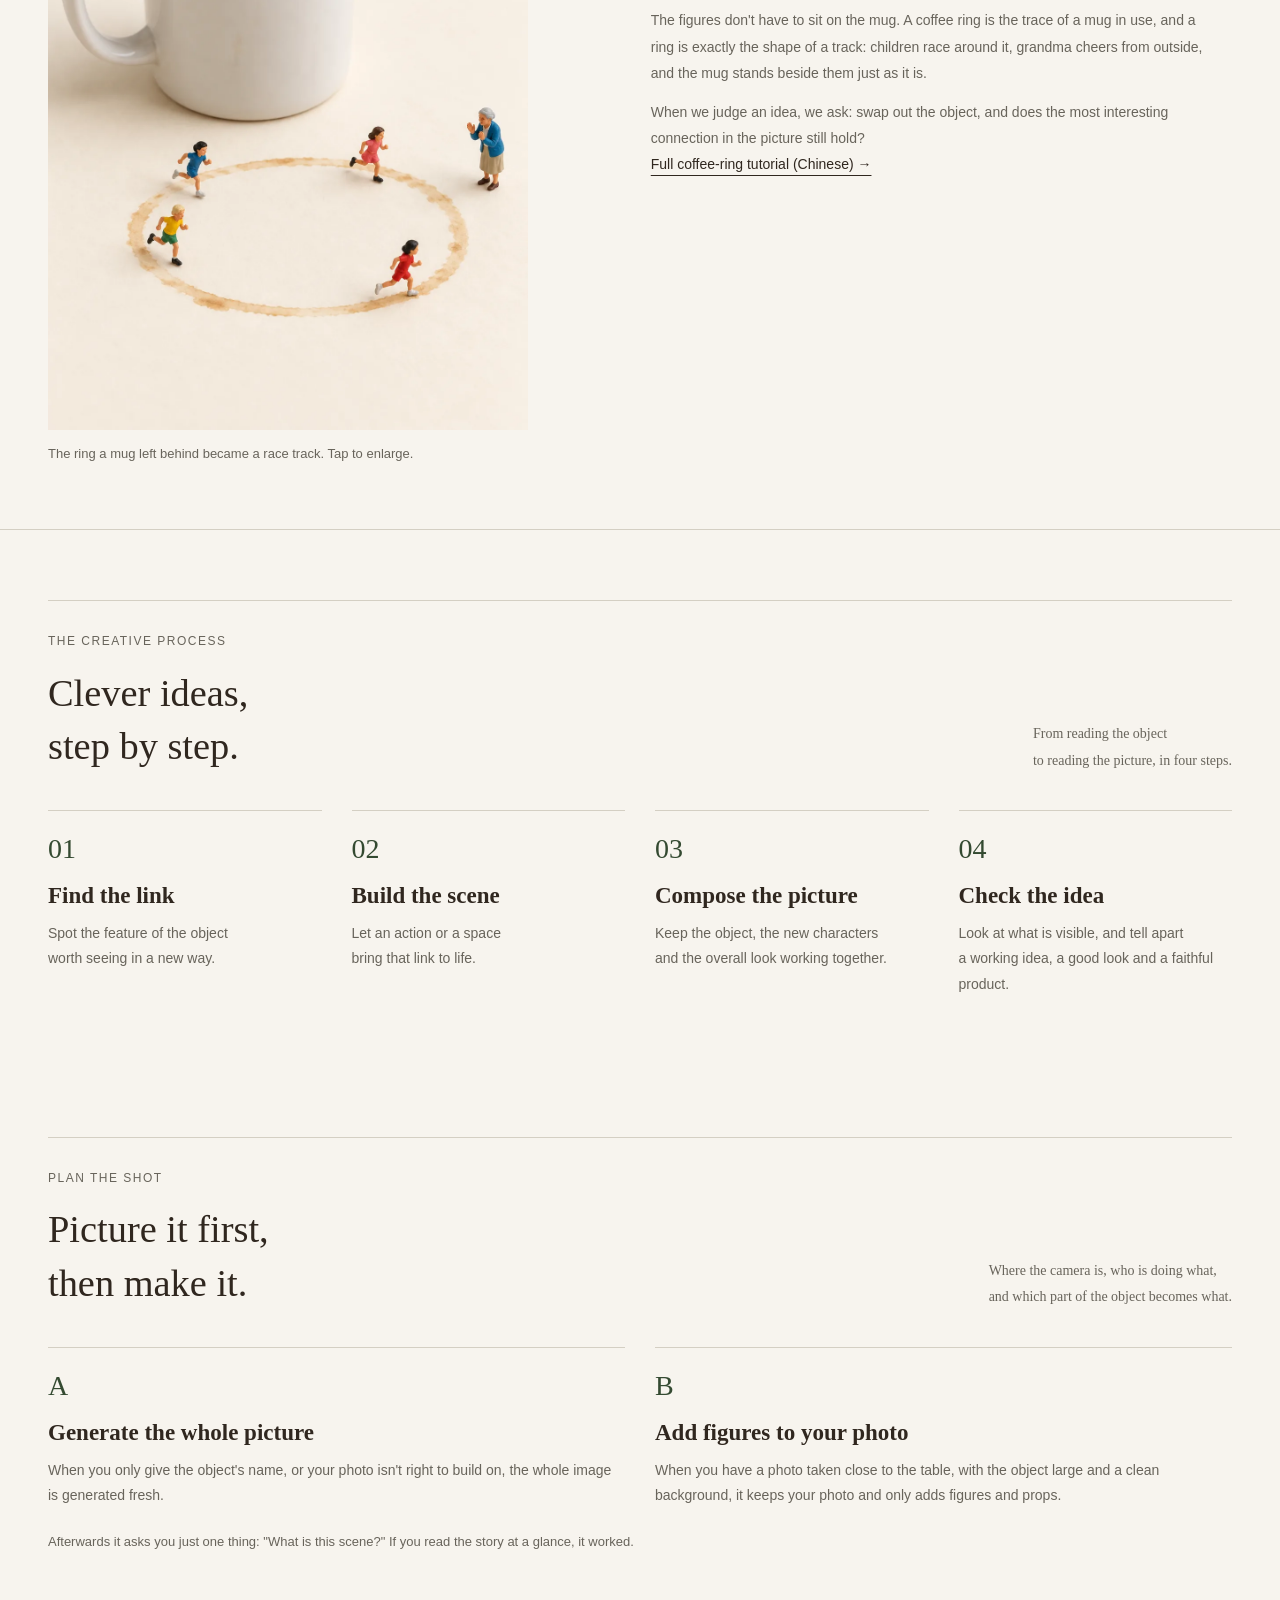
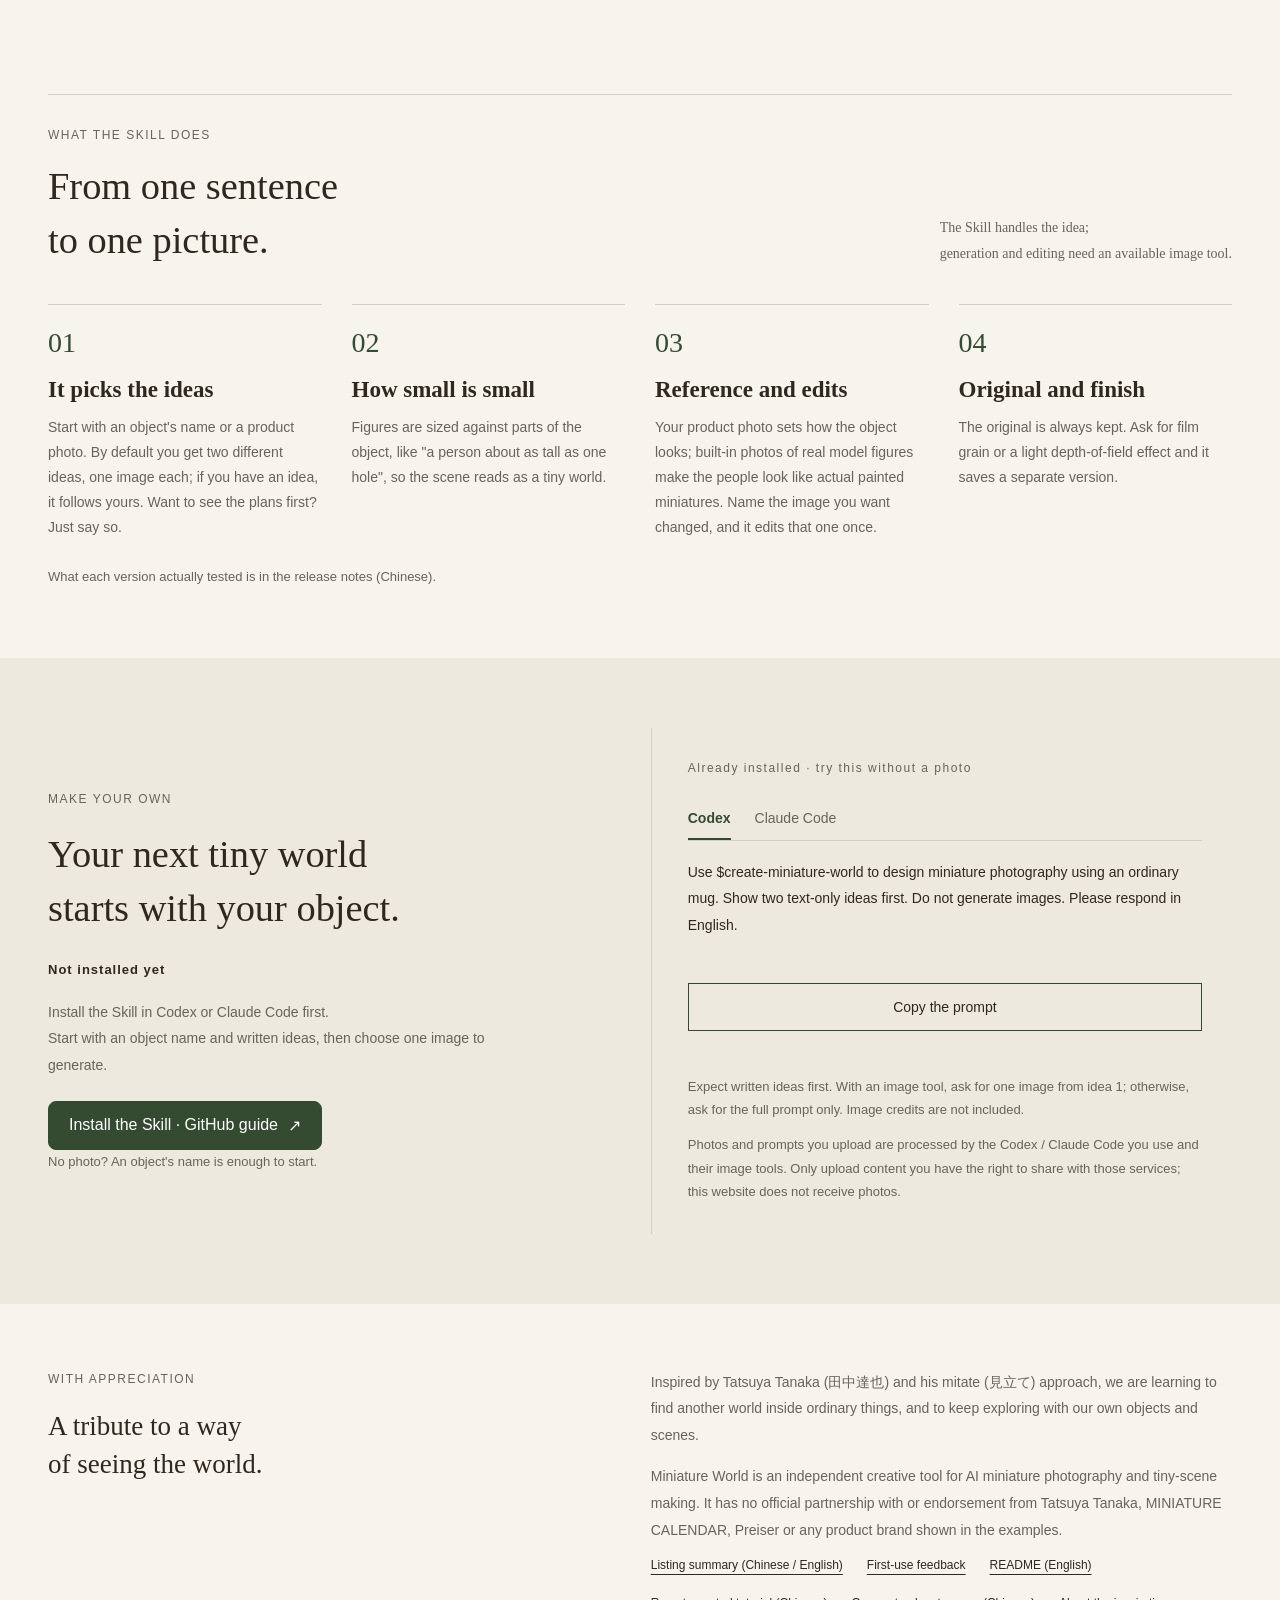
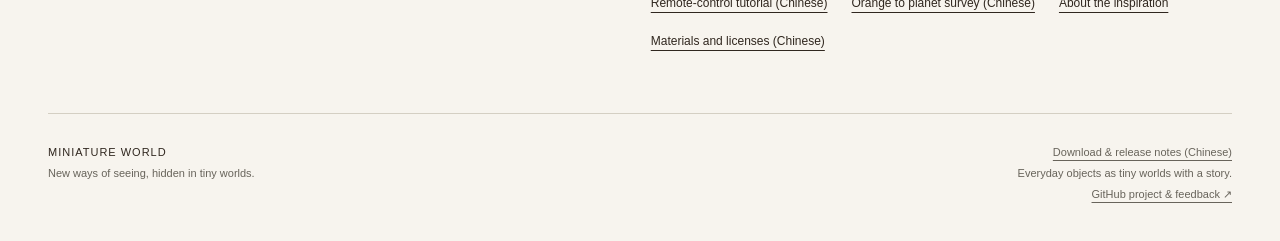
<file: site/en/index.html>
<!doctype html>
<html lang="en">
<head>
<meta charset="utf-8"><meta name="viewport" content="width=device-width,initial-scale=1">
<title>Miniature World · AI miniature photography Skill — everyday objects as tiny story worlds</title>
<meta name="description" content="Inspired by Tatsuya Tanaka's mitate. An Agent Skill for Codex and Claude Code: find a story in an everyday object and turn it into a miniature photograph.">
<link rel="canonical" href="https://denggui-ai.github.io/create-miniature-world/site/">
<link rel="alternate" hreflang="zh-CN" href="https://denggui-ai.github.io/create-miniature-world/site/zh/"><link rel="alternate" hreflang="en" href="https://denggui-ai.github.io/create-miniature-world/site/"><link rel="alternate" hreflang="ja" href="https://denggui-ai.github.io/create-miniature-world/site/ja/"><link rel="alternate" hreflang="x-default" href="https://denggui-ai.github.io/create-miniature-world/site/">
<meta property="og:url" content="https://denggui-ai.github.io/create-miniature-world/site/"><meta property="og:image" content="https://denggui-ai.github.io/create-miniature-world/site/img/github-social-preview.en.jpg">
<meta property="og:title" content="Miniature World · Everyday objects, other worlds."><meta property="og:description" content="Paper clips become hurdles, a scissor handle becomes a relay track. Turn everyday objects into tiny story worlds with Codex or Claude Code."><meta property="og:type" content="website"><meta property="og:locale" content="en_US">
<link rel="icon" href="data:image/svg+xml,%3Csvg xmlns=%22http://www.w3.org/2000/svg%22 viewBox=%220 0 32 32%22%3E%3Crect width=%2232%22 height=%2232%22 rx=%226%22 fill=%22%23344a31%22/%3E%3Ctext x=%2216%22 y=%2223%22 font-size=%2218%22 text-anchor=%22middle%22 fill=%22%23fff%22%3EM%3C/text%3E%3C/svg%3E"><link rel="stylesheet" href="../style.css"><script src="../script.js" defer></script>
<meta name="twitter:card" content="summary_large_image"><meta name="twitter:title" content="Miniature World · AI miniature photography Skill"><meta name="twitter:description" content="An Agent Skill for Codex and Claude Code: start from a product photo or just an object's name, find a story, and generate a miniature scene."><meta name="twitter:image" content="https://denggui-ai.github.io/create-miniature-world/site/img/github-social-preview.en.jpg"><meta property="og:image:alt" content="Miniature World example images"></head>
<body>
<a class="skip" href="#main">Skip to content</a>
<main id="main">
<div class="hero-stage">
<header class="header wrap" role="banner"><a class="brand" href="#main" aria-label="Miniature World home"><span class="brand-cn">Miniature World</span><span class="brand-en">AI MINIATURE PHOTOGRAPHY · SKILL</span></a><nav aria-label="Main navigation"><a href="#latest-cases">Work</a><a href="#method">Method</a><a class="nav-start" href="#start">Get started</a><a class="nav-github" href="https://github.com/denggui-ai/create-miniature-world">GitHub</a><a class="nav-lang" href="../zh/" hreflang="zh-CN" lang="zh-CN">简体中文</a><a class="nav-lang" href="../ja/" hreflang="ja" lang="ja">日本語</a></nav></header>
<section class="hero" aria-label="About Miniature World">
<div class="hero-copy"><h1>Everyday objects,<br>other worlds.</h1><p class="hero-lead">An AI miniature photography Skill</p><p class="hero-description">Take a familiar object,<br>find the tiny world in it.<br>With Codex or Claude Code,<br>make it a picture with a story.</p><div class="actions"><a class="button primary" href="#start">Get started</a><a class="text-link" href="#latest-cases">See the work</a></div><p class="hero-meta">Open source · for Codex &amp; Claude Code</p></div>
<img class="hero-mobile" src="../img/hero-comb.webp" width="1340" height="1174" alt="A wooden comb turned into farmland with tiny farmers" fetchpriority="high">
<div class="hero-caption"><h2>Comb · Farmland between the teeth</h2><p>An ordinary wooden comb<br>can grow a whole green field.</p></div>
<button class="hero-open text-link" type="button" data-image="../img/comb-farm.webp" data-alt="Comb farmland, original image" data-caption="Comb · Farmland between the teeth｜The gaps between the teeth are rows of fields, and tiny farmers are at work in them.">View the original</button>
</section>
</div>

<section id="latest-cases" class="section wrap"><div class="section-heading"><div><p class="eyebrow">SELECTED WORK</p><h2>One small object,<br>one small world.</h2></div><p>Selected work.<br>Tap to see it large.</p></div><div class="new-grid"><article class="story"><button class="image-button" type="button" data-image="../img/paperclip-hurdles-20261020.webp" data-caption="Paper clips · Hurdles final｜The leader is already in the air over the hurdle, and two runners are right behind." aria-label="Enlarge: paper clip hurdles"><img src="../img/paperclip-hurdles-20261020.webp" alt="Three upright paper clips become hurdles as a tiny runner leaps over them" loading="lazy" decoding="async" style="object-position:50% 50%"></button><h3>Paper clips · Hurdles final</h3><p>The leader is already in the air over the hurdle, and two runners are right behind.</p></article><article class="story"><button class="image-button" type="button" data-image="../img/notebook-pencil-bridge-20261008.webp" data-caption="Notebook & pencil · A bridge between pages｜A pencil spans the book's gutter as three hikers cross between the pages." aria-label="Notebook & pencil · A bridge between pages"><img src="../img/notebook-pencil-bridge-20261008.webp" alt="A yellow pencil bridges an open notebook with miniature hikers on it" loading="lazy" decoding="async" style="object-position:50% 55%"></button><h3>Notebook & pencil · A bridge between pages</h3><p>A pencil spans the book's gutter as three hikers cross between the pages.</p><a class="text-link" href="../secondary-creation.html">See how it was made (Chinese) →</a></article><article class="story"><button class="image-button" type="button" data-image="../img/ice-tray-private-pools-20261019.webp" data-caption="Ice tray · A pool for everyone｜The resort's best rooms: every guest gets a private pool, and nobody has to share." aria-label="Enlarge: ice tray private pools"><img src="../img/ice-tray-private-pools-20261019.webp" alt="Three neighbouring cells of a pale green ice tray, each with one swimmer" loading="lazy" decoding="async" style="object-position:50% 55%"></button><h3>Ice tray · A pool for everyone</h3><p>The resort's best rooms: every guest gets a private pool, and nobody has to share.</p></article><article class="story"><button class="image-button" type="button" data-image="../img/scissors-handle-relay-20261021.webp" data-caption="Scissors · Handle-loop relay｜A relay race around the handle loop: three runners on the track, and the finish flag is already up." aria-label="Enlarge: scissors handle relay"><img src="../img/scissors-handle-relay-20261021.webp" alt="The black scissor handle loop becomes a running track for a relay" loading="lazy" decoding="async" style="object-position:50% 50%"></button><h3>Scissors · Handle-loop relay</h3><p>A relay race around the handle loop: three runners on the track, and the finish flag is already up.</p></article><article class="story"><button class="image-button" type="button" data-image="../img/citrus-squeezer-basketball-20261018.webp" data-caption="Citrus squeezer · Hanging-hole hoop｜A lemon-yellow court. A last-second shot, and the ball hangs just above the hoop." aria-label="Enlarge: citrus squeezer basketball"><img src="../img/citrus-squeezer-basketball-20261018.webp" alt="A tiny player shoots a basketball toward the hanging hole of a citrus squeezer" loading="lazy" decoding="async" style="object-position:35% 60%"></button><h3>Citrus squeezer · Hanging-hole hoop</h3><p>A lemon-yellow court. A last-second shot, and the ball hangs just above the hoop.</p></article><article class="story"><button class="image-button" type="button" data-image="../img/scissors-blade-ski-20261021.webp" data-caption="Scissors · Blade run｜A fresh run down the blade. A snowboarder carves a trail while a friend waits by the pivot screw, leaning on ski poles." aria-label="Enlarge: scissors blade ski run"><img src="../img/scissors-blade-ski-20261021.webp" alt="A scissor blade becomes a snow slope with a tiny snowboarder riding down" loading="lazy" decoding="async" style="object-position:50% 50%"></button><h3>Scissors · Blade run</h3><p>A fresh run down the blade. A snowboarder carves a trail while a friend waits by the pivot screw, leaning on ski poles.</p></article></div><div class="latest-foot"><a class="button primary latest-cta" href="../gallery.html">Gallery (Chinese captions) →</a><p class="small-note">The gallery has 30+ more pieces plus orange, remote-control and coffee-ring tutorials (captions in Chinese). All images are AI-made. <a class="text-link" href="https://github.com/denggui-ai/create-miniature-world/blob/main/examples/PICTURE_CARD_CASES_20261021.md">Process notes (Chinese)</a></p></div></section>
<section class="detail-section" id="connection"><div class="wrap detail-inner"><div><p class="eyebrow">THE CONNECTION MATTERS</p><h2>Why does the story<br>happen here?</h2><figure class="connection-figure"><button class="image-button" type="button" data-image="../img/mug-coffee-ring-track-20261012.webp" data-caption="Mug · Coffee-ring track｜The ring a mug left behind has become a running track: children race while grandma cheers." aria-label="Enlarge: coffee-ring track"><img src="../img/mug-coffee-ring-track-20261012.webp" alt="A coffee ring beside a white mug becomes a running track; four tiny children race while grandma cheers" width="1086" height="1448" loading="lazy" decoding="async"></button><figcaption>The ring a mug left behind became a race track. Tap to enlarge.</figcaption></figure></div><div class="detail-copy"><p class="big-copy">The mug was used,<br>so the track is there.</p><p>The figures don't have to sit on the mug. A coffee ring is the trace of a mug in use, and a ring is exactly the shape of a track: children race around it, grandma cheers from outside, and the mug stands beside them just as it is.</p><p>When we judge an idea, we ask: swap out the object, and does the most interesting connection in the picture still hold?</p><a class="text-link" href="../coffee-ring.html">Full coffee-ring tutorial (Chinese) →</a></div></div></section>
<section id="method" class="section wrap"><div class="section-heading"><div><p class="eyebrow">THE CREATIVE PROCESS</p><h2>Clever ideas,<br>step by step.</h2></div><p>From reading the object<br>to reading the picture, in four steps.</p></div><div class="method-grid"><article><span class="number">01</span><h3>Find the link</h3><p>Spot the feature of the object<br>worth seeing in a new way.</p></article><article><span class="number">02</span><h3>Build the scene</h3><p>Let an action or a space<br>bring that link to life.</p></article><article><span class="number">03</span><h3>Compose the picture</h3><p>Keep the object, the new characters<br>and the overall look working together.</p></article><article><span class="number">04</span><h3>Check the idea</h3><p>Look at what is visible, and tell apart<br>a working idea, a good look and a faithful product.</p></article></div></section>
<section id="styles" class="section wrap"><div class="section-heading"><div><p class="eyebrow">PLAN THE SHOT</p><h2>Picture it first,<br>then make it.</h2></div><p>Where the camera is, who is doing what,<br>and which part of the object becomes what.</p></div><div class="method-grid style-grid"><article><span class="number">A</span><h3>Generate the whole picture</h3><p>When you only give the object's name, or your photo isn't right to build on, the whole image is generated fresh.</p></article><article><span class="number">B</span><h3>Add figures to your photo</h3><p>When you have a photo taken close to the table, with the object large and a clean background, it keeps your photo and only adds figures and props.</p></article></div><p class="small-note">Afterwards it asks you just one thing: "What is this scene?" If you read the story at a glance, it worked.</p></section>
<section id="capabilities" class="section wrap"><div class="section-heading"><div><p class="eyebrow">WHAT THE SKILL DOES</p><h2>From one sentence<br>to one picture.</h2></div><p>The Skill handles the idea;<br>generation and editing need an available image tool.</p></div><div class="method-grid"><article><span class="number">01</span><h3>It picks the ideas</h3><p>Start with an object's name or a product photo. By default you get two different ideas, one image each; if you have an idea, it follows yours. Want to see the plans first? Just say so.</p></article><article><span class="number">02</span><h3>How small is small</h3><p>Figures are sized against parts of the object, like "a person about as tall as one hole", so the scene reads as a tiny world.</p></article><article><span class="number">03</span><h3>Reference and edits</h3><p>Your product photo sets how the object looks; built-in photos of real model figures make the people look like actual painted miniatures. Name the image you want changed, and it edits that one once.</p></article><article><span class="number">04</span><h3>Original and finish</h3><p>The original is always kept. Ask for film grain or a light depth-of-field effect and it saves a separate version.</p></article></div><p class="small-note capability-proof">What each version actually tested is in the <a href="https://github.com/denggui-ai/create-miniature-world/releases">release notes (Chinese)</a>.</p></section>
<section id="start" class="start-section"><div class="wrap start-inner"><div><p class="eyebrow">MAKE YOUR OWN</p><h2>Your next tiny world<br>starts with your object.</h2><p class="setup-label">Not installed yet</p><p class="start-description">Install the Skill in Codex or Claude Code first.<br>Start with an object name and written ideas, then choose one image to generate.</p><a class="button primary install-link" href="https://github.com/denggui-ai/create-miniature-world/blob/main/docs/GETTING_STARTED.en.md">Install the Skill · GitHub guide <span aria-hidden="true">↗</span></a><p class="small-note">No photo? An object's name is enough to start.</p></div><div class="start-card"><p class="eyebrow">Already installed · try this without a photo</p><div class="host-buttons" role="group" aria-label="Choose your environment"><button type="button" data-host="codex" aria-pressed="true">Codex</button><button type="button" data-host="claude" aria-pressed="false">Claude Code</button></div><pre id="prompt" data-codex="Use $create-miniature-world to design miniature photography using an ordinary mug. Show two text-only ideas first. Do not generate images. Please respond in English." data-claude="/create-miniature-world Design miniature photography using an ordinary mug. Show two text-only ideas first. Do not generate images. Please respond in English.">Use $create-miniature-world to design miniature photography using an ordinary mug. Show two text-only ideas first. Do not generate images. Please respond in English.</pre><button class="button copy" type="button" id="copy" data-done="Copied. After installing, paste it into a fresh session. No photo needed." data-fallback="Please copy the selected text.">Copy the prompt</button><p id="copy-status" role="status" aria-live="polite"></p><p class="tool-note">Expect written ideas first. With an image tool, ask for one image from idea 1; otherwise, ask for the full prompt only. Image credits are not included.</p><p class="tool-note">Photos and prompts you upload are processed by the Codex / Claude Code you use and their image tools. Only upload content you have the right to share with those services; this website does not receive photos.</p></div></div></section>
<section class="about-section wrap"><div><p class="eyebrow">WITH APPRECIATION</p><h2>A tribute to a way<br>of seeing the world.</h2></div><div><p>Inspired by Tatsuya Tanaka (田中達也) and his mitate (見立て) approach, we are learning to find another world inside ordinary things, and to keep exploring with our own objects and scenes.</p><p>Miniature World is an independent creative tool for AI miniature photography and tiny-scene making. It has no official partnership with or endorsement from Tatsuya Tanaka, MINIATURE CALENDAR, Preiser or any product brand shown in the examples.</p><div class="about-links"><a href="https://github.com/denggui-ai/create-miniature-world/blob/main/docs/SHARING.md">Listing summary (Chinese / English)</a><a href="https://github.com/denggui-ai/create-miniature-world/issues/new?template=first_use.md">First-use feedback</a><a href="https://github.com/denggui-ai/create-miniature-world/blob/main/README.md">README (English)</a><a href="../remote-control.html">Remote-control tutorial (Chinese)</a><a href="../orange.html">Orange to planet survey (Chinese)</a><a href="https://miniature-calendar.com/about/">About the inspiration</a><a href="https://github.com/denggui-ai/create-miniature-world/blob/main/THIRD_PARTY_NOTICES.md">Materials and licenses (Chinese)</a></div></div></section>
</main><footer class="wrap footer"><div><strong>MINIATURE WORLD</strong><p>New ways of seeing, hidden in tiny worlds.</p></div><div><a href="https://github.com/denggui-ai/create-miniature-world/releases/latest">Download &amp; release notes (Chinese)</a><p>Everyday objects as tiny worlds with a story.</p><a href="https://github.com/denggui-ai/create-miniature-world">GitHub project &amp; feedback <span aria-hidden="true">↗</span></a></div></footer>
<dialog id="lightbox" aria-labelledby="lightbox-caption" data-alt-fallback="Miniature World example"><button class="close" type="button">Close</button><img id="lightbox-image" alt=""><p id="lightbox-caption"></p></dialog>
</body></html>
</file>
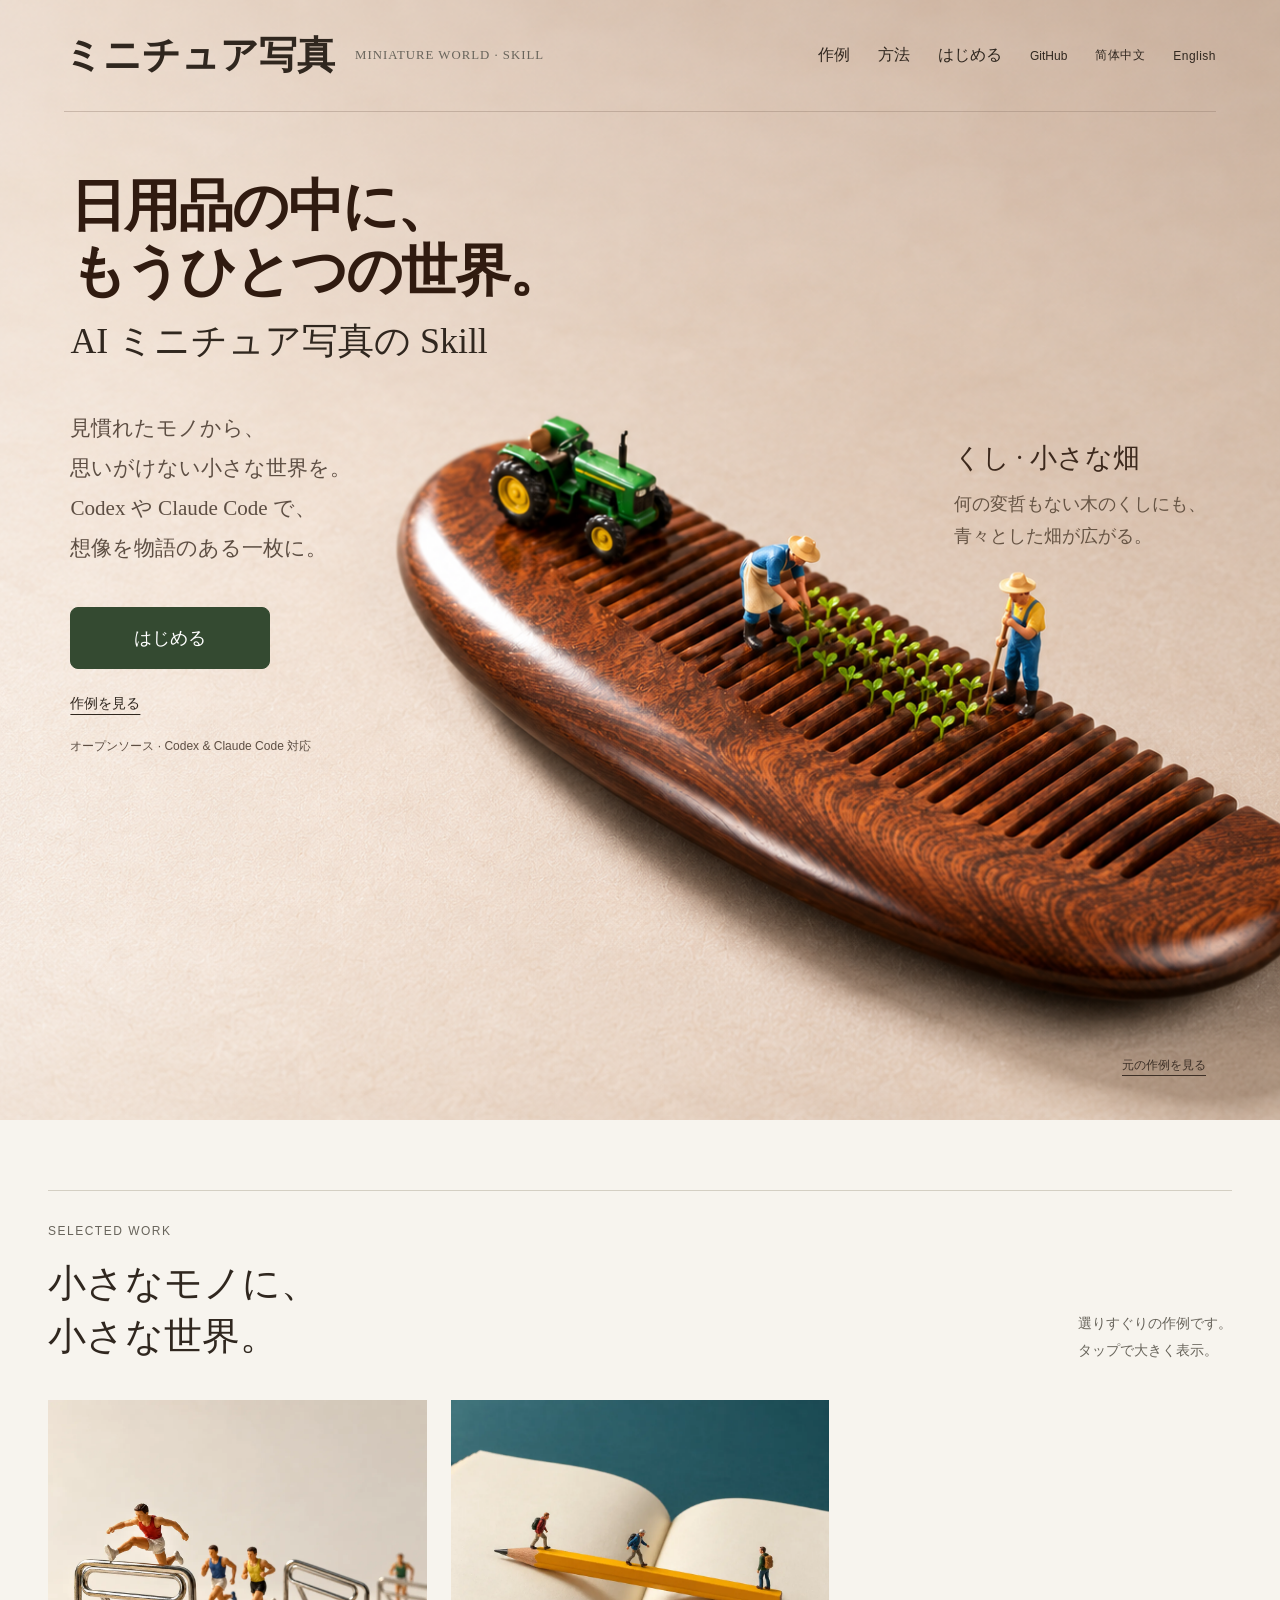
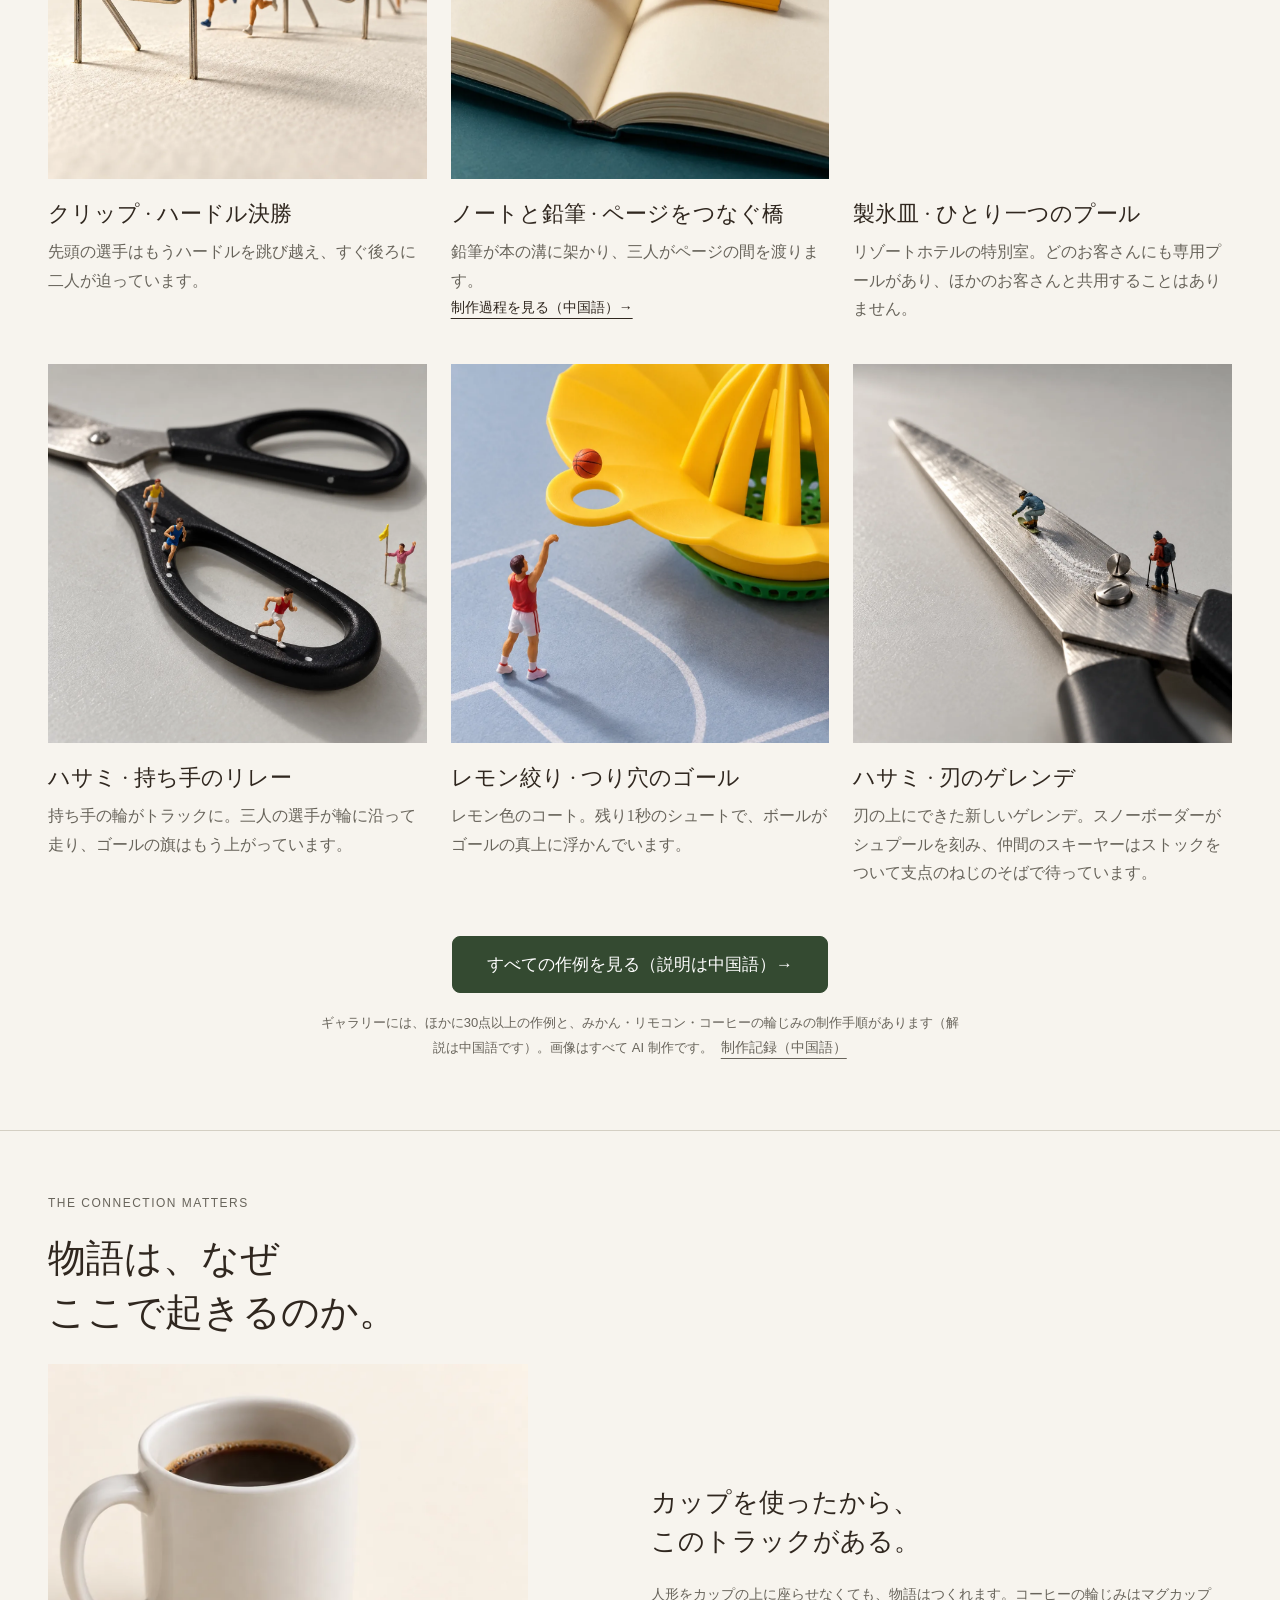
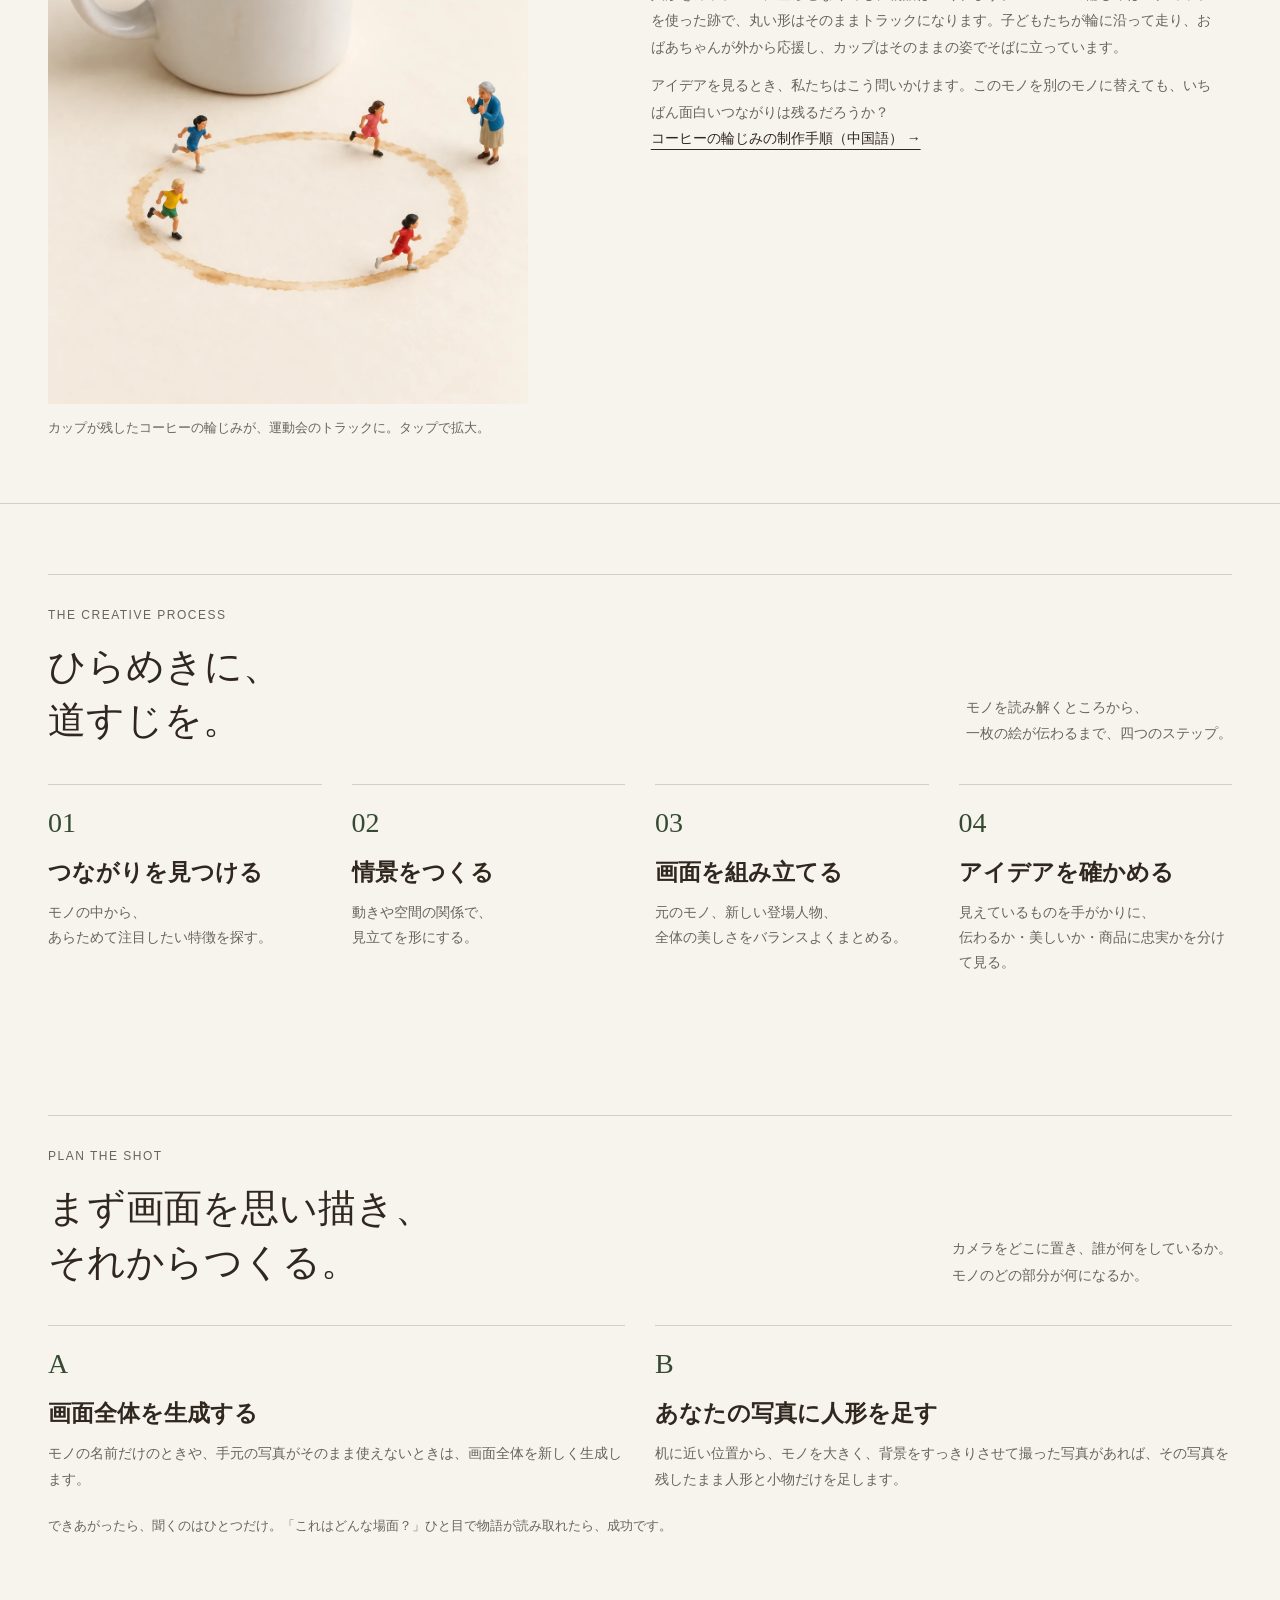
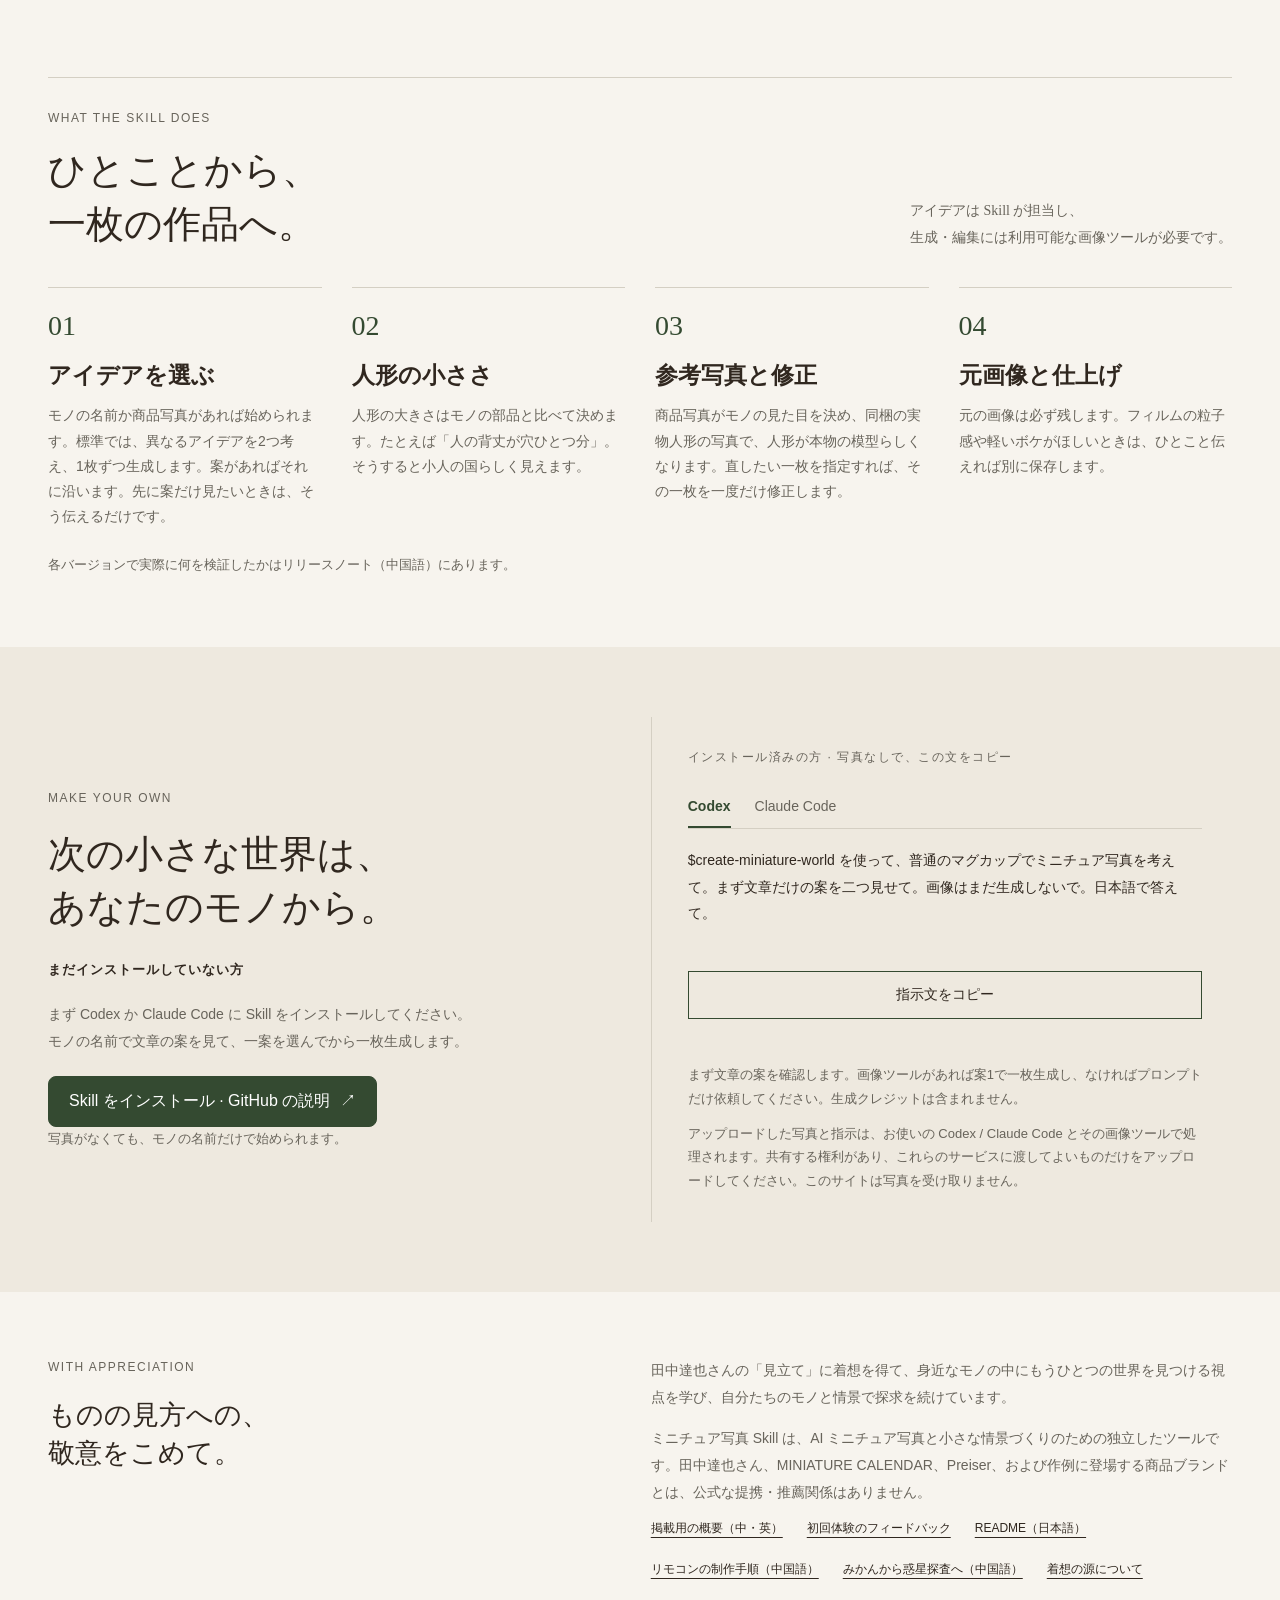
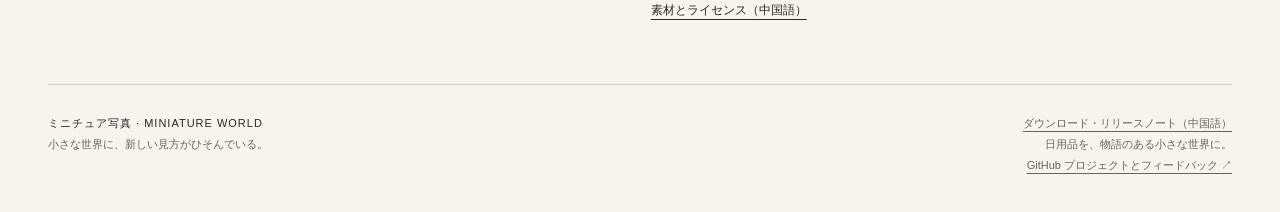
<file: site/ja/index.html>
<!doctype html>
<html lang="ja">
<head>
<meta charset="utf-8"><meta name="viewport" content="width=device-width,initial-scale=1">
<title>ミニチュア写真 Skill · Miniature World — 日用品を、物語のある小さな世界に</title>
<meta name="description" content="田中達也さんの「見立て」に着想を得た、Codex と Claude Code 用の Agent Skill。身近なモノから物語を見つけ、ミニチュア写真をつくります。">
<link rel="canonical" href="https://denggui-ai.github.io/create-miniature-world/site/ja/">
<link rel="alternate" hreflang="zh-CN" href="https://denggui-ai.github.io/create-miniature-world/site/zh/"><link rel="alternate" hreflang="en" href="https://denggui-ai.github.io/create-miniature-world/site/"><link rel="alternate" hreflang="ja" href="https://denggui-ai.github.io/create-miniature-world/site/ja/"><link rel="alternate" hreflang="x-default" href="https://denggui-ai.github.io/create-miniature-world/site/">
<meta property="og:url" content="https://denggui-ai.github.io/create-miniature-world/site/ja/"><meta property="og:image" content="https://denggui-ai.github.io/create-miniature-world/site/img/github-social-preview.ja.jpg">
<meta property="og:title" content="ミニチュア写真 Skill · 日用品の中に、もうひとつの世界。"><meta property="og:description" content="クリップがハードルに、ハサミの持ち手がリレーのトラックに。Codex や Claude Code で、身近なモノを物語のある小さな世界に。"><meta property="og:type" content="website"><meta property="og:locale" content="ja_JP">
<link rel="icon" href="data:image/svg+xml,%3Csvg xmlns=%22http://www.w3.org/2000/svg%22 viewBox=%220 0 32 32%22%3E%3Crect width=%2232%22 height=%2232%22 rx=%226%22 fill=%22%23344a31%22/%3E%3Ctext x=%2216%22 y=%2223%22 font-size=%2218%22 text-anchor=%22middle%22 fill=%22%23fff%22%3E%E5%BE%AE%3C/text%3E%3C/svg%3E"><link rel="stylesheet" href="../style.css"><script src="../script.js" defer></script>
<meta name="twitter:card" content="summary_large_image"><meta name="twitter:title" content="ミニチュア写真 Skill · Miniature World"><meta name="twitter:description" content="Codex と Claude Code 用の Agent Skill。商品写真やモノの名前から物語を考え、ミニチュアの情景を生成します。"><meta name="twitter:image" content="https://denggui-ai.github.io/create-miniature-world/site/img/github-social-preview.ja.jpg"><meta property="og:image:alt" content="ミニチュア写真 Skill の作例"></head>
<body>
<a class="skip" href="#main">本文へ移動</a>
<main id="main">
<div class="hero-stage">
<header class="header wrap" role="banner"><a class="brand" href="#main" aria-label="ミニチュア写真 Skill ホーム"><span class="brand-cn">ミニチュア写真</span><span class="brand-en">MINIATURE WORLD · SKILL</span></a><nav aria-label="メインナビゲーション"><a href="#latest-cases">作例</a><a href="#method">方法</a><a class="nav-start" href="#start">はじめる</a><a class="nav-github" href="https://github.com/denggui-ai/create-miniature-world">GitHub</a><a class="nav-lang" href="../zh/" hreflang="zh-CN" lang="zh-CN">简体中文</a><a class="nav-lang" href="../" hreflang="en" lang="en">English</a></nav></header>
<section class="hero" aria-label="ミニチュア写真 Skill の紹介">
<div class="hero-copy"><h1>日用品の中に、<br>もうひとつの世界。</h1><p class="hero-lead">AI ミニチュア写真の Skill</p><p class="hero-description">見慣れたモノから、<br>思いがけない小さな世界を。<br>Codex や Claude Code で、<br>想像を物語のある一枚に。</p><div class="actions"><a class="button primary" href="#start">はじめる</a><a class="text-link" href="#latest-cases">作例を見る</a></div><p class="hero-meta">オープンソース · Codex &amp; Claude Code 対応</p></div>
<img class="hero-mobile" src="../img/hero-comb.webp" width="1340" height="1174" alt="木のくしと小さな農夫たちでつくった畑" fetchpriority="high">
<div class="hero-caption"><h2>くし · 小さな畑</h2><p>何の変哲もない木のくしにも、<br>青々とした畑が広がる。</p></div>
<button class="hero-open text-link" type="button" data-image="../img/comb-farm.webp" data-alt="くしの畑、元の作例" data-caption="くし · 小さな畑｜くしの歯のすき間が畝になり、小さな農夫たちが畑仕事をしています。">元の作例を見る</button>
</section>
</div>

<section id="latest-cases" class="section wrap"><div class="section-heading"><div><p class="eyebrow">SELECTED WORK</p><h2>小さなモノに、<br>小さな世界。</h2></div><p>選りすぐりの作例です。<br>タップで大きく表示。</p></div><div class="new-grid"><article class="story"><button class="image-button" type="button" data-image="../img/paperclip-hurdles-20261020.webp" data-caption="クリップ · ハードル決勝｜先頭の選手はもうハードルを跳び越え、すぐ後ろに二人が迫っています。" aria-label="拡大：クリップのハードル"><img src="../img/paperclip-hurdles-20261020.webp" alt="立てた3本のクリップがハードルになり、小さな選手が跳び越える" loading="lazy" decoding="async" style="object-position:50% 50%"></button><h3>クリップ · ハードル決勝</h3><p>先頭の選手はもうハードルを跳び越え、すぐ後ろに二人が迫っています。</p></article><article class="story"><button class="image-button" type="button" data-image="../img/notebook-pencil-bridge-20261008.webp" data-caption="ノートと鉛筆 · ページをつなぐ橋｜鉛筆が本の溝に架かり、三人がページの間を渡ります。" aria-label="ノートと鉛筆 · ページをつなぐ橋"><img src="../img/notebook-pencil-bridge-20261008.webp" alt="開いたノートの溝に架かった鉛筆を小さな人たちが渡る" loading="lazy" decoding="async" style="object-position:50% 55%"></button><h3>ノートと鉛筆 · ページをつなぐ橋</h3><p>鉛筆が本の溝に架かり、三人がページの間を渡ります。</p><a class="text-link" href="../secondary-creation.html">制作過程を見る（中国語）→</a></article><article class="story"><button class="image-button" type="button" data-image="../img/ice-tray-private-pools-20261019.webp" data-caption="製氷皿 · ひとり一つのプール｜リゾートホテルの特別室。どのお客さんにも専用プールがあり、ほかのお客さんと共用することはありません。" aria-label="拡大：製氷皿のプール"><img src="../img/ice-tray-private-pools-20261019.webp" alt="淡い緑の製氷皿の隣り合う3マスに、それぞれ一人ずつ泳ぐ人" loading="lazy" decoding="async" style="object-position:50% 55%"></button><h3>製氷皿 · ひとり一つのプール</h3><p>リゾートホテルの特別室。どのお客さんにも専用プールがあり、ほかのお客さんと共用することはありません。</p></article><article class="story"><button class="image-button" type="button" data-image="../img/scissors-handle-relay-20261021.webp" data-caption="ハサミ · 持ち手のリレー｜持ち手の輪がトラックに。三人の選手が輪に沿って走り、ゴールの旗はもう上がっています。" aria-label="拡大：ハサミの持ち手のリレー"><img src="../img/scissors-handle-relay-20261021.webp" alt="ハサミの黒い持ち手の輪がリレーのトラックになる" loading="lazy" decoding="async" style="object-position:50% 50%"></button><h3>ハサミ · 持ち手のリレー</h3><p>持ち手の輪がトラックに。三人の選手が輪に沿って走り、ゴールの旗はもう上がっています。</p></article><article class="story"><button class="image-button" type="button" data-image="../img/citrus-squeezer-basketball-20261018.webp" data-caption="レモン絞り · つり穴のゴール｜レモン色のコート。残り1秒のシュートで、ボールがゴールの真上に浮かんでいます。" aria-label="拡大：レモン絞りのバスケットボール"><img src="../img/citrus-squeezer-basketball-20261018.webp" alt="小さな選手がレモン絞りのつり穴に向けてシュートする" loading="lazy" decoding="async" style="object-position:35% 60%"></button><h3>レモン絞り · つり穴のゴール</h3><p>レモン色のコート。残り1秒のシュートで、ボールがゴールの真上に浮かんでいます。</p></article><article class="story"><button class="image-button" type="button" data-image="../img/scissors-blade-ski-20261021.webp" data-caption="ハサミ · 刃のゲレンデ｜刃の上にできた新しいゲレンデ。スノーボーダーがシュプールを刻み、仲間のスキーヤーはストックをついて支点のねじのそばで待っています。" aria-label="拡大：ハサミの刃のゲレンデ"><img src="../img/scissors-blade-ski-20261021.webp" alt="ハサミの刃が雪の斜面になり、小さなスノーボーダーが滑り降りる" loading="lazy" decoding="async" style="object-position:50% 50%"></button><h3>ハサミ · 刃のゲレンデ</h3><p>刃の上にできた新しいゲレンデ。スノーボーダーがシュプールを刻み、仲間のスキーヤーはストックをついて支点のねじのそばで待っています。</p></article></div><div class="latest-foot"><a class="button primary latest-cta" href="../gallery.html">すべての作例を見る（説明は中国語）→</a><p class="small-note">ギャラリーには、ほかに30点以上の作例と、みかん・リモコン・コーヒーの輪じみの制作手順があります（解説は中国語です）。画像はすべて AI 制作です。<a class="text-link" href="https://github.com/denggui-ai/create-miniature-world/blob/main/examples/PICTURE_CARD_CASES_20261021.md">制作記録（中国語）</a></p></div></section>
<section class="detail-section" id="connection"><div class="wrap detail-inner"><div><p class="eyebrow">THE CONNECTION MATTERS</p><h2>物語は、なぜ<br>ここで起きるのか。</h2><figure class="connection-figure"><button class="image-button" type="button" data-image="../img/mug-coffee-ring-track-20261012.webp" data-caption="マグカップ · コーヒーの輪じみトラック｜カップが残したコーヒーの輪じみが運動会のトラックに。子どもたちが走り、おばあちゃんが応援しています。" aria-label="拡大：コーヒーの輪じみトラック"><img src="../img/mug-coffee-ring-track-20261012.webp" alt="白いマグカップの横のコーヒーの輪じみがトラックになり、4人の子どもが走り、おばあちゃんが応援する" width="1086" height="1448" loading="lazy" decoding="async"></button><figcaption>カップが残したコーヒーの輪じみが、運動会のトラックに。タップで拡大。</figcaption></figure></div><div class="detail-copy"><p class="big-copy">カップを使ったから、<br>このトラックがある。</p><p>人形をカップの上に座らせなくても、物語はつくれます。コーヒーの輪じみはマグカップを使った跡で、丸い形はそのままトラックになります。子どもたちが輪に沿って走り、おばあちゃんが外から応援し、カップはそのままの姿でそばに立っています。</p><p>アイデアを見るとき、私たちはこう問いかけます。このモノを別のモノに替えても、いちばん面白いつながりは残るだろうか？</p><a class="text-link" href="../coffee-ring.html">コーヒーの輪じみの制作手順（中国語） →</a></div></div></section>
<section id="method" class="section wrap"><div class="section-heading"><div><p class="eyebrow">THE CREATIVE PROCESS</p><h2>ひらめきに、<br>道すじを。</h2></div><p>モノを読み解くところから、<br>一枚の絵が伝わるまで、四つのステップ。</p></div><div class="method-grid"><article><span class="number">01</span><h3>つながりを見つける</h3><p>モノの中から、<br>あらためて注目したい特徴を探す。</p></article><article><span class="number">02</span><h3>情景をつくる</h3><p>動きや空間の関係で、<br>見立てを形にする。</p></article><article><span class="number">03</span><h3>画面を組み立てる</h3><p>元のモノ、新しい登場人物、<br>全体の美しさをバランスよくまとめる。</p></article><article><span class="number">04</span><h3>アイデアを確かめる</h3><p>見えているものを手がかりに、<br>伝わるか・美しいか・商品に忠実かを分けて見る。</p></article></div></section>
<section id="styles" class="section wrap"><div class="section-heading"><div><p class="eyebrow">PLAN THE SHOT</p><h2>まず画面を思い描き、<br>それからつくる。</h2></div><p>カメラをどこに置き、誰が何をしているか。<br>モノのどの部分が何になるか。</p></div><div class="method-grid style-grid"><article><span class="number">A</span><h3>画面全体を生成する</h3><p>モノの名前だけのときや、手元の写真がそのまま使えないときは、画面全体を新しく生成します。</p></article><article><span class="number">B</span><h3>あなたの写真に人形を足す</h3><p>机に近い位置から、モノを大きく、背景をすっきりさせて撮った写真があれば、その写真を残したまま人形と小物だけを足します。</p></article></div><p class="small-note">できあがったら、聞くのはひとつだけ。「これはどんな場面？」ひと目で物語が読み取れたら、成功です。</p></section>
<section id="capabilities" class="section wrap"><div class="section-heading"><div><p class="eyebrow">WHAT THE SKILL DOES</p><h2>ひとことから、<br>一枚の作品へ。</h2></div><p>アイデアは Skill が担当し、<br>生成・編集には利用可能な画像ツールが必要です。</p></div><div class="method-grid"><article><span class="number">01</span><h3>アイデアを選ぶ</h3><p>モノの名前か商品写真があれば始められます。標準では、異なるアイデアを2つ考え、1枚ずつ生成します。案があればそれに沿います。先に案だけ見たいときは、そう伝えるだけです。</p></article><article><span class="number">02</span><h3>人形の小ささ</h3><p>人形の大きさはモノの部品と比べて決めます。たとえば「人の背丈が穴ひとつ分」。そうすると小人の国らしく見えます。</p></article><article><span class="number">03</span><h3>参考写真と修正</h3><p>商品写真がモノの見た目を決め、同梱の実物人形の写真で、人形が本物の模型らしくなります。直したい一枚を指定すれば、その一枚を一度だけ修正します。</p></article><article><span class="number">04</span><h3>元画像と仕上げ</h3><p>元の画像は必ず残します。フィルムの粒子感や軽いボケがほしいときは、ひとこと伝えれば別に保存します。</p></article></div><p class="small-note capability-proof">各バージョンで実際に何を検証したかは<a href="https://github.com/denggui-ai/create-miniature-world/releases">リリースノート（中国語）</a>にあります。</p></section>
<section id="start" class="start-section"><div class="wrap start-inner"><div><p class="eyebrow">MAKE YOUR OWN</p><h2>次の小さな世界は、<br>あなたのモノから。</h2><p class="setup-label">まだインストールしていない方</p><p class="start-description">まず Codex か Claude Code に Skill をインストールしてください。<br>モノの名前で文章の案を見て、一案を選んでから一枚生成します。</p><a class="button primary install-link" href="https://github.com/denggui-ai/create-miniature-world/blob/main/README.ja.md">Skill をインストール · GitHub の説明 <span aria-hidden="true">↗</span></a><p class="small-note">写真がなくても、モノの名前だけで始められます。</p></div><div class="start-card"><p class="eyebrow">インストール済みの方 · 写真なしで、この文をコピー</p><div class="host-buttons" role="group" aria-label="使う環境を選ぶ"><button type="button" data-host="codex" aria-pressed="true">Codex</button><button type="button" data-host="claude" aria-pressed="false">Claude Code</button></div><pre id="prompt" data-codex="$create-miniature-world を使って、普通のマグカップでミニチュア写真を考えて。まず文章だけの案を二つ見せて。画像はまだ生成しないで。日本語で答えて。" data-claude="/create-miniature-world 普通のマグカップでミニチュア写真を考えて。まず文章だけの案を二つ見せて。画像はまだ生成しないで。日本語で答えて。">$create-miniature-world を使って、普通のマグカップでミニチュア写真を考えて。まず文章だけの案を二つ見せて。画像はまだ生成しないで。日本語で答えて。</pre><button class="button copy" type="button" id="copy" data-done="コピーしました。インストール後、新しいセッションに貼り付けてください。写真は不要です。" data-fallback="選択された文をコピーしてください。">指示文をコピー</button><p id="copy-status" role="status" aria-live="polite"></p><p class="tool-note">まず文章の案を確認します。画像ツールがあれば案1で一枚生成し、なければプロンプトだけ依頼してください。生成クレジットは含まれません。</p><p class="tool-note">アップロードした写真と指示は、お使いの Codex / Claude Code とその画像ツールで処理されます。共有する権利があり、これらのサービスに渡してよいものだけをアップロードしてください。このサイトは写真を受け取りません。</p></div></div></section>
<section class="about-section wrap"><div><p class="eyebrow">WITH APPRECIATION</p><h2>ものの見方への、<br>敬意をこめて。</h2></div><div><p>田中達也さんの「見立て」に着想を得て、身近なモノの中にもうひとつの世界を見つける視点を学び、自分たちのモノと情景で探求を続けています。</p><p>ミニチュア写真 Skill は、AI ミニチュア写真と小さな情景づくりのための独立したツールです。田中達也さん、MINIATURE CALENDAR、Preiser、および作例に登場する商品ブランドとは、公式な提携・推薦関係はありません。</p><div class="about-links"><a href="https://github.com/denggui-ai/create-miniature-world/blob/main/docs/SHARING.md">掲載用の概要（中・英）</a><a href="https://github.com/denggui-ai/create-miniature-world/issues/new?template=first_use.md">初回体験のフィードバック</a><a href="https://github.com/denggui-ai/create-miniature-world/blob/main/README.ja.md">README（日本語）</a><a href="../remote-control.html">リモコンの制作手順（中国語）</a><a href="../orange.html">みかんから惑星探査へ（中国語）</a><a href="https://miniature-calendar.com/about/">着想の源について</a><a href="https://github.com/denggui-ai/create-miniature-world/blob/main/THIRD_PARTY_NOTICES.md">素材とライセンス（中国語）</a></div></div></section>
</main><footer class="wrap footer"><div><strong>ミニチュア写真 · MINIATURE WORLD</strong><p>小さな世界に、新しい見方がひそんでいる。</p></div><div><a href="https://github.com/denggui-ai/create-miniature-world/releases/latest">ダウンロード・リリースノート（中国語）</a><p>日用品を、物語のある小さな世界に。</p><a href="https://github.com/denggui-ai/create-miniature-world">GitHub プロジェクトとフィードバック <span aria-hidden="true">↗</span></a></div></footer>
<dialog id="lightbox" aria-labelledby="lightbox-caption" data-alt-fallback="ミニチュア写真の作例"><button class="close" type="button">閉じる</button><img id="lightbox-image" alt=""><p id="lightbox-caption"></p></dialog>
</body></html>
</file>
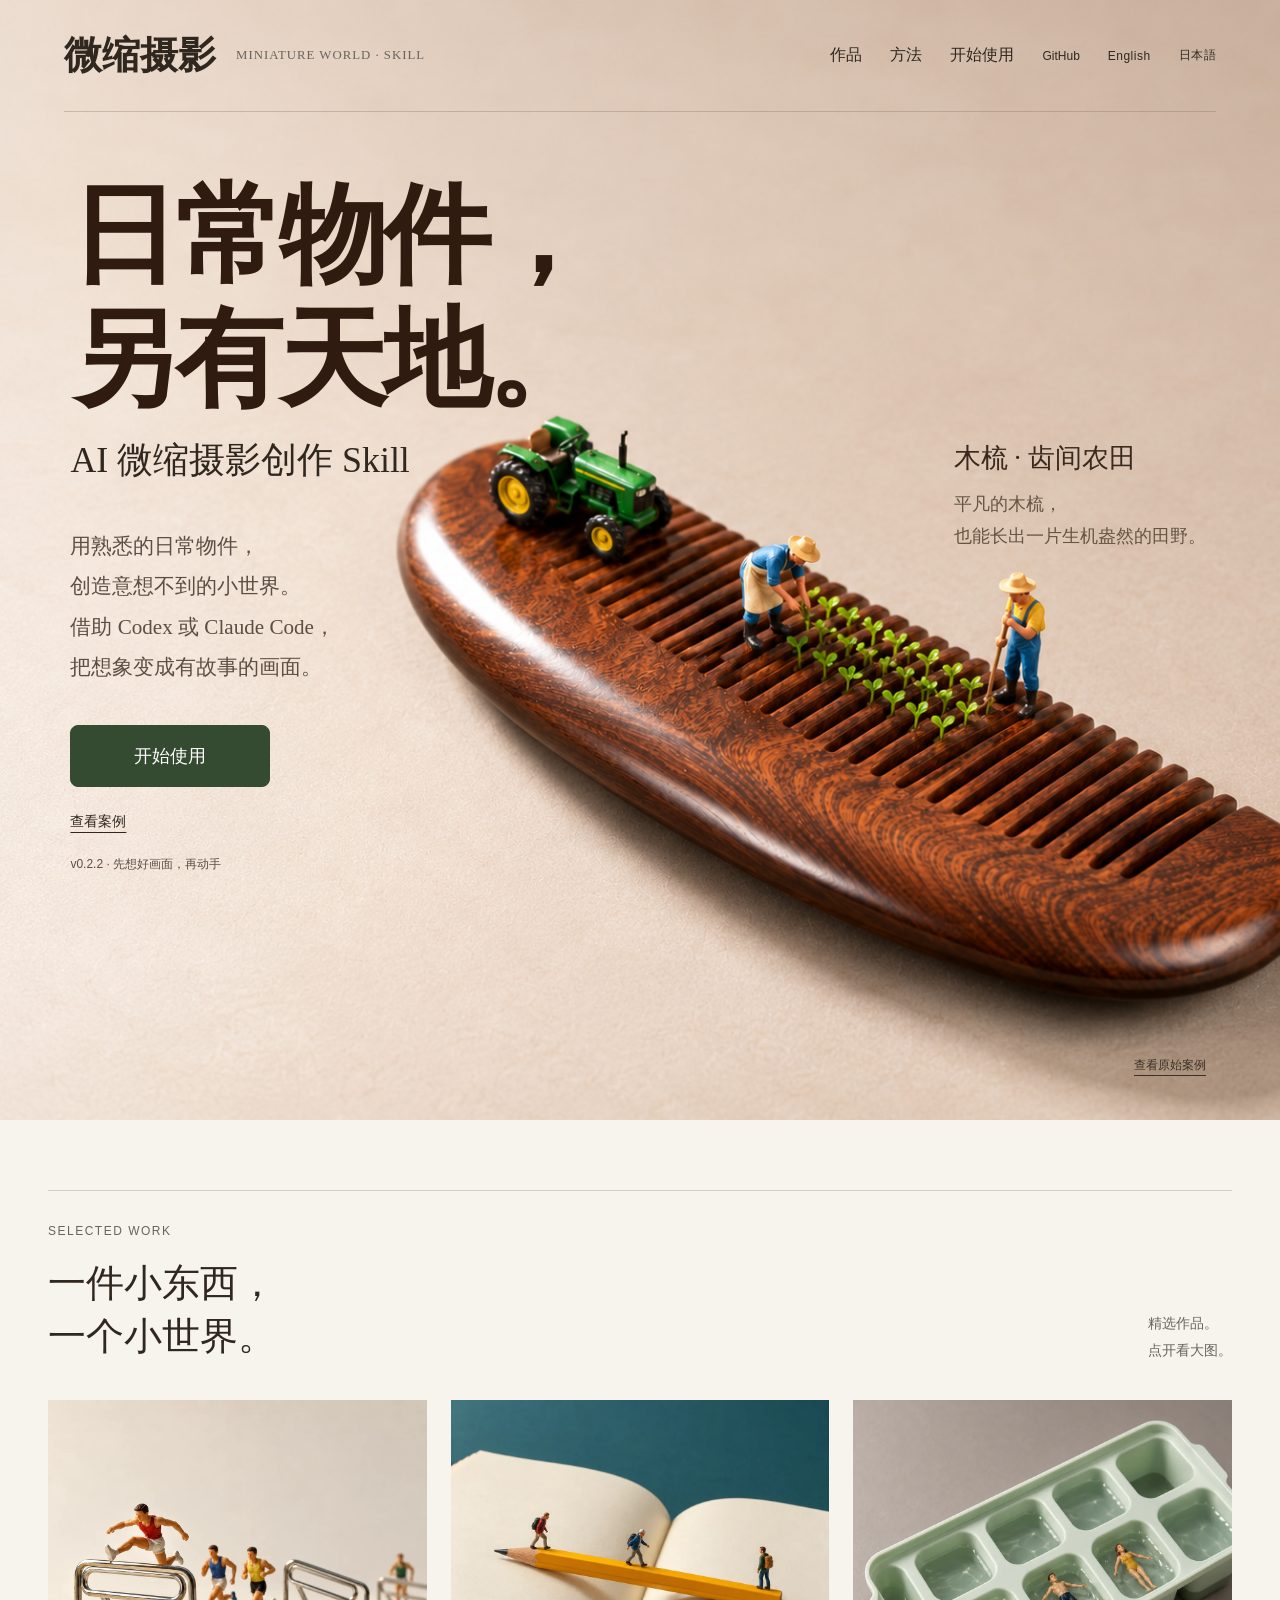
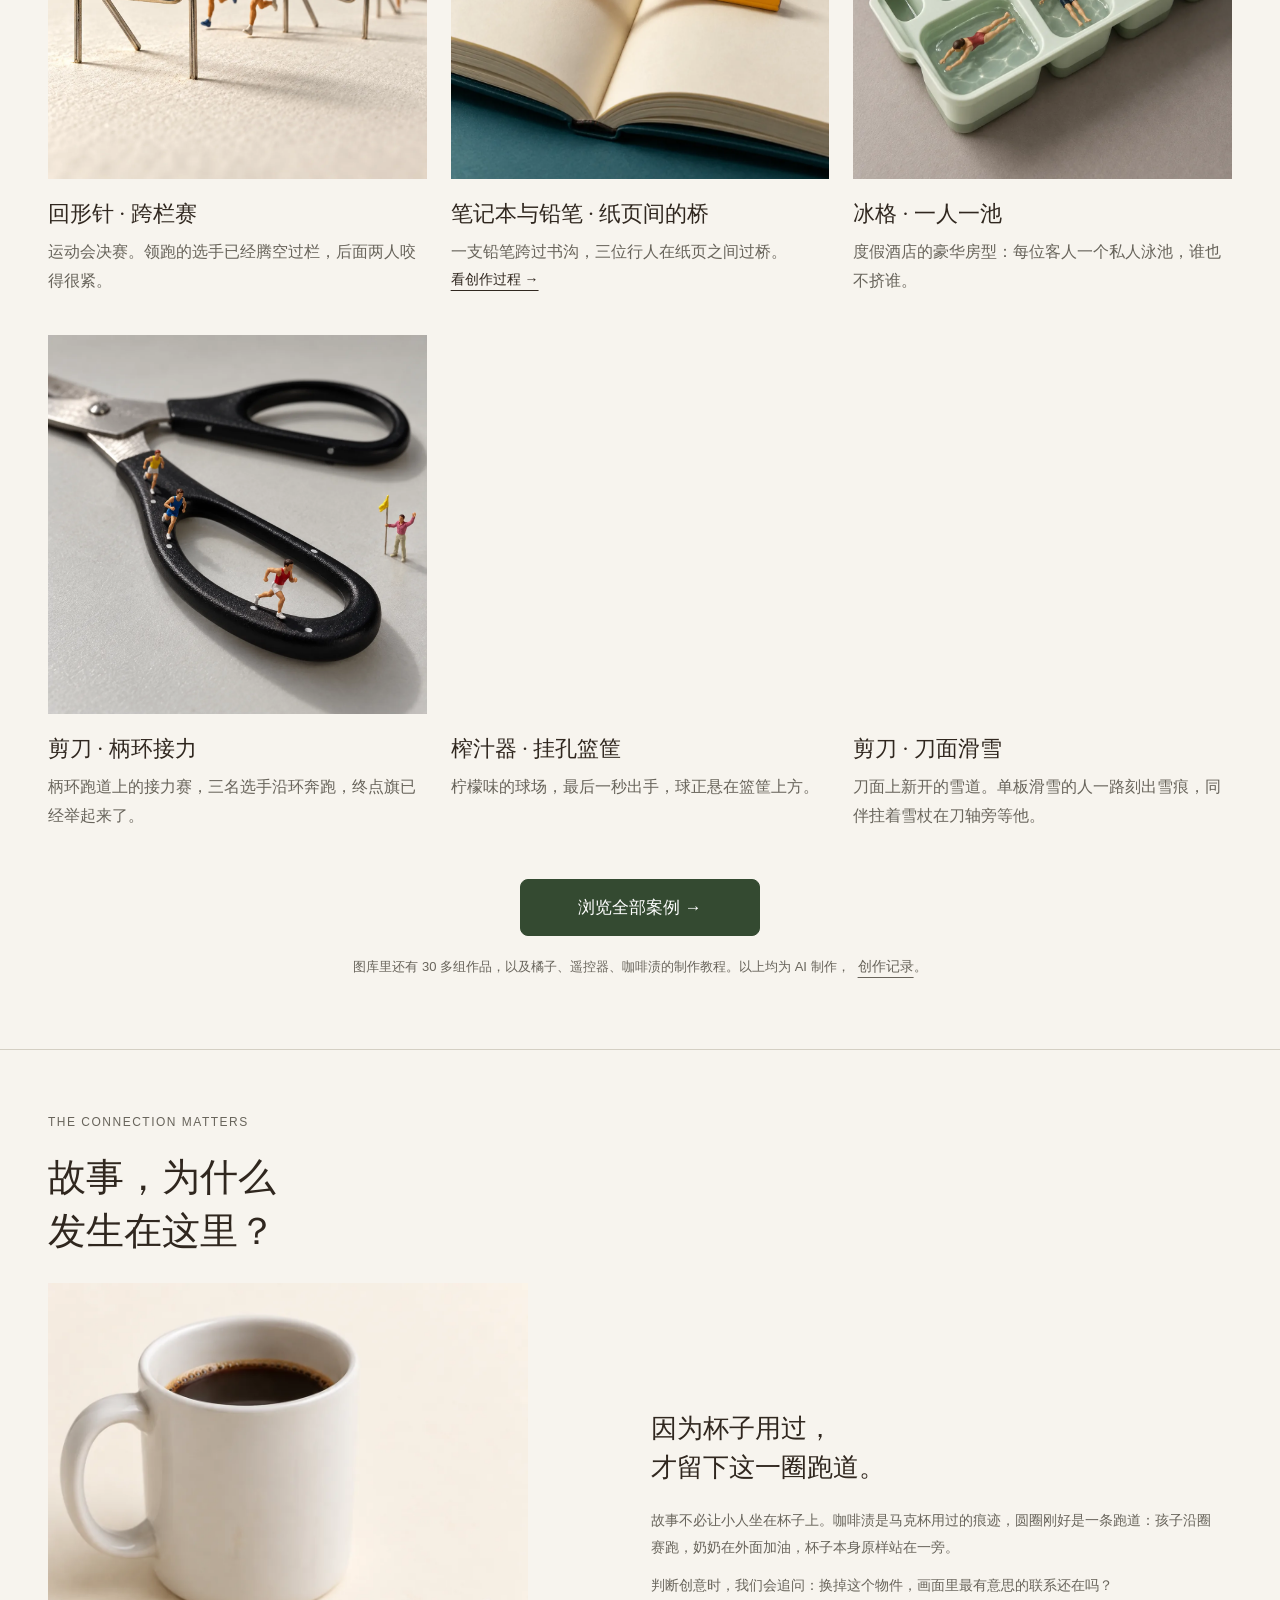
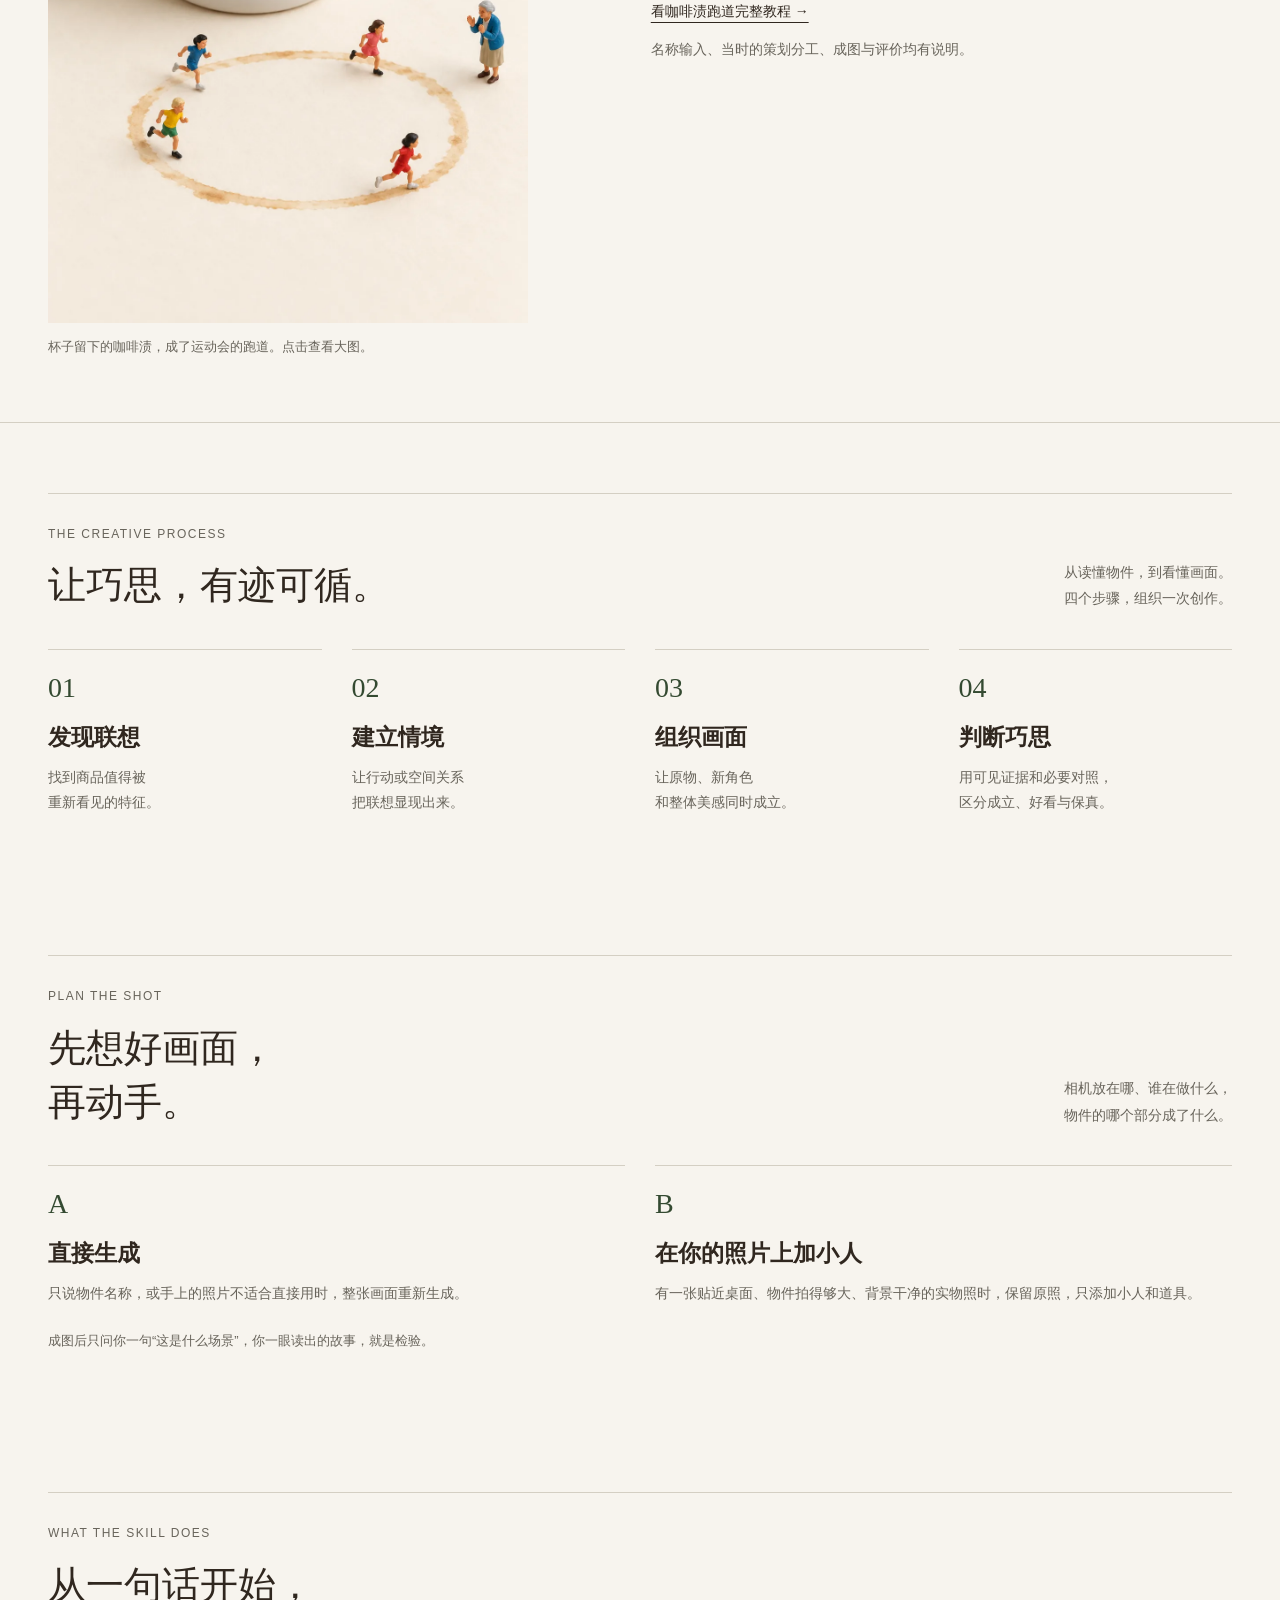
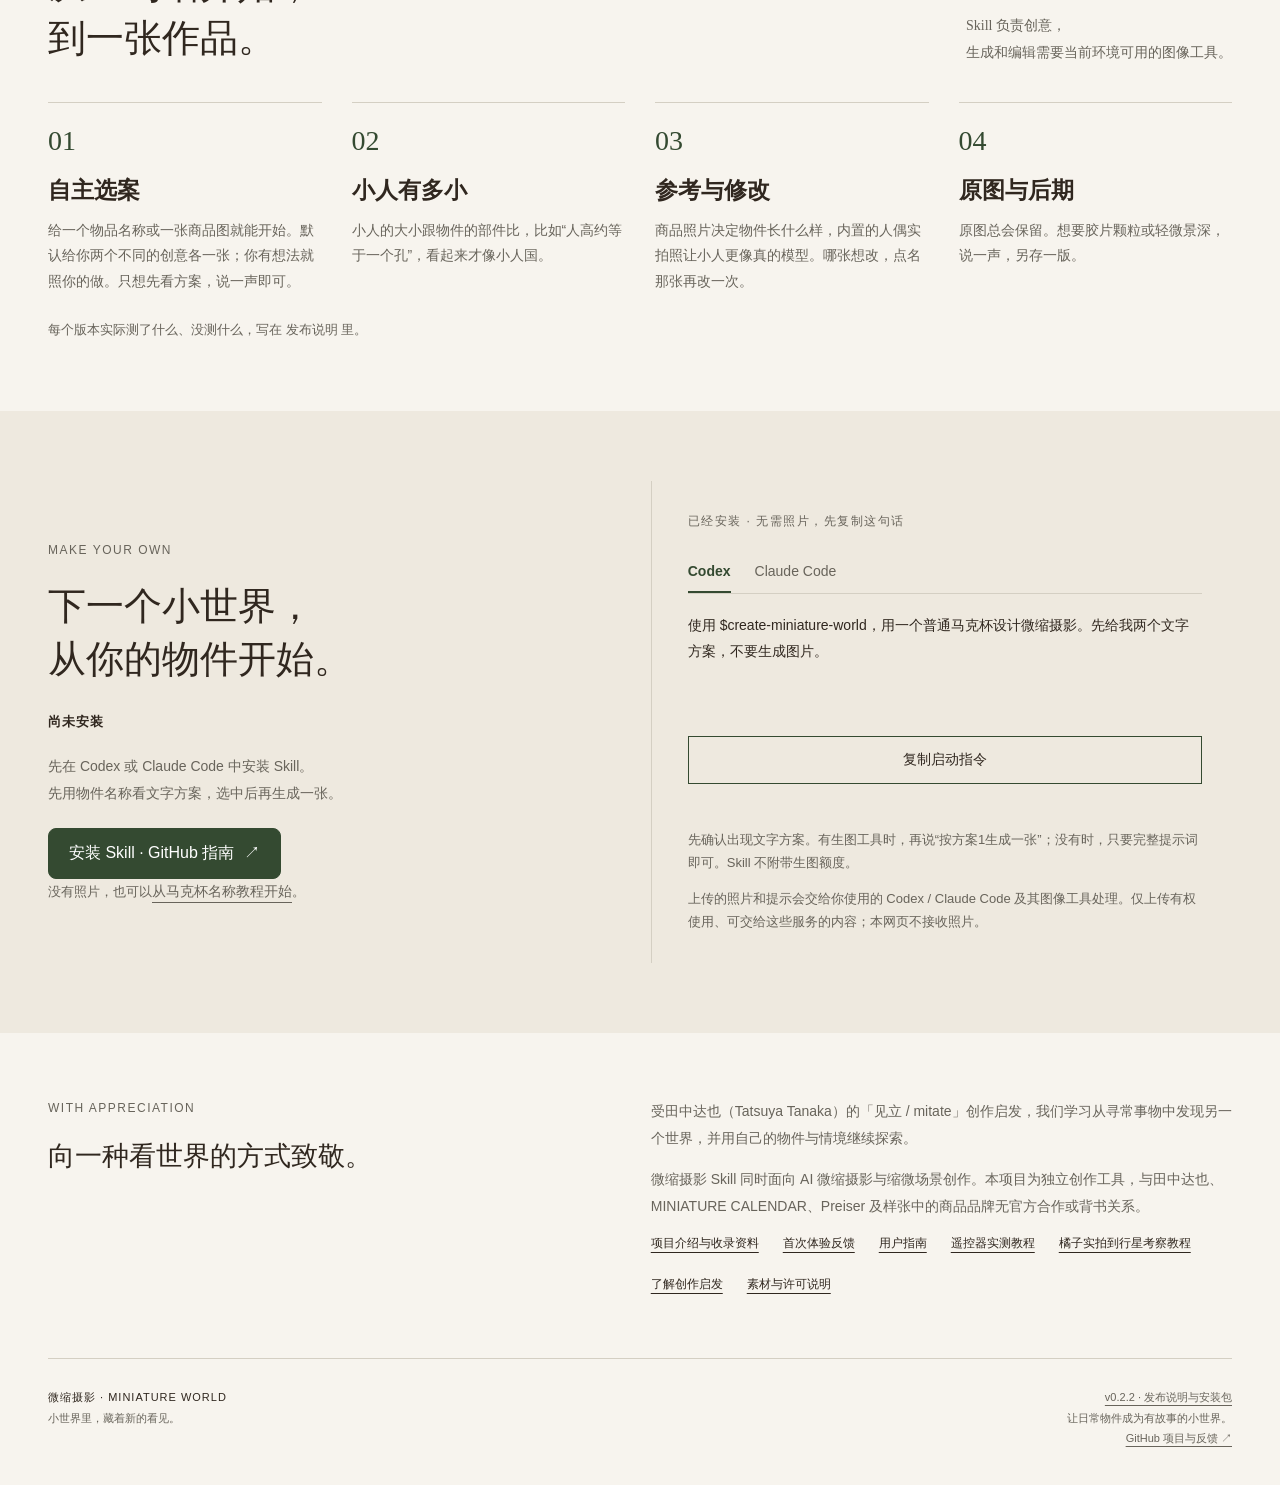
<file: site/zh/index.html>
<!doctype html>
<html lang="zh-CN">
<head>
<meta charset="utf-8"><meta name="viewport" content="width=device-width,initial-scale=1">
<title>微缩摄影 Skill · Miniature World — 让日常物件成为有故事的小世界</title>
<meta name="description" content="受田中达也 Tatsuya Tanaka 的见立 mitate 启发，探索 AI 微缩摄影与缩微场景创作。给 Codex 与 Claude Code 用的 Skill：从一个日常物件想出故事，生成一张微缩摄影。">
<link rel="canonical" href="https://denggui-ai.github.io/create-miniature-world/site/zh/">
<link rel="alternate" hreflang="zh-CN" href="https://denggui-ai.github.io/create-miniature-world/site/zh/"><link rel="alternate" hreflang="en" href="https://denggui-ai.github.io/create-miniature-world/site/"><link rel="alternate" hreflang="ja" href="https://denggui-ai.github.io/create-miniature-world/site/ja/"><link rel="alternate" hreflang="x-default" href="https://denggui-ai.github.io/create-miniature-world/site/">
<meta property="og:url" content="https://denggui-ai.github.io/create-miniature-world/site/zh/"><meta property="og:image" content="https://denggui-ai.github.io/create-miniature-world/site/img/github-social-preview.zh-CN.jpg">
<meta property="og:title" content="微缩摄影 Skill · 日常物件，另有天地。"><meta property="og:description" content="回形针成了跨栏，剪刀柄环成了跑道。把日常物件变成有故事的小世界，用 Codex 或 Claude Code 生成。"><meta property="og:type" content="website">
<link rel="icon" href="data:image/svg+xml,%3Csvg xmlns=%22http://www.w3.org/2000/svg%22 viewBox=%220 0 32 32%22%3E%3Crect width=%2232%22 height=%2232%22 rx=%226%22 fill=%22%23344a31%22/%3E%3Ctext x=%2216%22 y=%2223%22 font-size=%2218%22 text-anchor=%22middle%22 fill=%22%23fff%22%3E%E5%BE%AE%3C/text%3E%3C/svg%3E"><link rel="stylesheet" href="../style.css"><script src="../script.js" defer></script>
<meta name="twitter:card" content="summary_large_image"><meta name="twitter:title" content="微缩摄影 Skill · Miniature World"><meta name="twitter:description" content="面向 Codex 与 Claude Code 的微缩摄影 Skill：从一张商品照片或一个物品名称出发，想出故事，生成微缩场景。"><meta name="twitter:image" content="https://denggui-ai.github.io/create-miniature-world/site/img/github-social-preview.zh-CN.jpg"><meta property="og:image:alt" content="微缩摄影 Skill 案例展示"></head>
<body>
<a class="skip" href="#main">跳到正文</a>
<main id="main">
<div class="hero-stage">
<header class="header wrap" role="banner"><a class="brand" href="#main" aria-label="微缩摄影首页"><span class="brand-cn">微缩摄影</span><span class="brand-en">MINIATURE WORLD · SKILL</span></a><nav aria-label="主导航"><a href="#latest-cases">作品</a><a href="#method">方法</a><a class="nav-start" href="#start">开始使用</a><a class="nav-github" href="https://github.com/denggui-ai/create-miniature-world">GitHub</a><a class="nav-lang" href="../" hreflang="en" lang="en">English</a><a class="nav-lang" href="../ja/" hreflang="ja" lang="ja">日本語</a></nav></header>
<section class="hero" aria-label="微缩摄影介绍">
<div class="hero-copy"><h1>日常物件，<br>另有天地。</h1><p class="hero-lead">AI 微缩摄影创作 Skill</p><p class="hero-description">用熟悉的日常物件，<br>创造意想不到的小世界。<br>借助 Codex 或 Claude Code，<br>把想象变成有故事的画面。</p><div class="actions"><a class="button primary" href="#start">开始使用</a><a class="text-link" href="#latest-cases">查看案例</a></div><p class="hero-meta">v0.2.2 · 先想好画面，再动手</p></div>
<img class="hero-mobile" src="../img/hero-comb.webp" width="1340" height="1174" alt="木梳与微缩农人构成的农田，网页展示适配图" fetchpriority="high">
<div class="hero-caption"><h2>木梳 · 齿间农田</h2><p>平凡的木梳，<br>也能长出一片生机盎然的田野。</p></div>
<button class="hero-open text-link" type="button" data-image="../img/comb-farm.webp" data-alt="木梳齿间农田原始案例" data-caption="木梳 · 齿间农田｜梳齿间是一垄垄田地，农夫们正在齿缝里耕作。">查看原始案例</button>
</section>
</div>

<section id="latest-cases" class="section wrap"><div class="section-heading"><div><p class="eyebrow">SELECTED WORK</p><h2>一件小东西，<br>一个小世界。</h2></div><p>精选作品。<br>点开看大图。</p></div><div class="new-grid"><article class="story"><button class="image-button" type="button" data-image="../img/paperclip-hurdles-20261020.webp" data-caption="回形针 · 跨栏赛｜运动会决赛。领跑的选手已经腾空过栏，后面两人咬得很紧。" aria-label="放大回形针跨栏赛"><img src="../img/paperclip-hurdles-20261020.webp" alt="三枚立起的回形针成了跨栏，小跑者腾空跨栏" loading="lazy" decoding="async" style="object-position:50% 50%"></button><h3>回形针 · 跨栏赛</h3><p>运动会决赛。领跑的选手已经腾空过栏，后面两人咬得很紧。</p></article><article class="story"><button class="image-button" type="button" data-image="../img/notebook-pencil-bridge-20261008.webp" data-caption="笔记本与铅笔 · 纸页间的桥｜一支铅笔跨过书沟，三位行人在纸页之间过桥。" aria-label="笔记本与铅笔 · 纸页间的桥"><img src="../img/notebook-pencil-bridge-20261008.webp" alt="黄色铅笔横跨打开的笔记本，微缩行人在笔杆上过桥" loading="lazy" decoding="async" style="object-position:50% 55%"></button><h3>笔记本与铅笔 · 纸页间的桥</h3><p>一支铅笔跨过书沟，三位行人在纸页之间过桥。</p><a class="text-link" href="../secondary-creation.html">看创作过程 →</a></article><article class="story"><button class="image-button" type="button" data-image="../img/ice-tray-private-pools-20261019.webp" data-caption="冰格 · 一人一池｜度假酒店的豪华房型：每位客人一个私人泳池，谁也不挤谁。" aria-label="放大冰格一人一池"><img src="../img/ice-tray-private-pools-20261019.webp" alt="浅绿冰格三个相邻水格各有一位泳客" loading="lazy" decoding="async" style="object-position:50% 55%"></button><h3>冰格 · 一人一池</h3><p>度假酒店的豪华房型：每位客人一个私人泳池，谁也不挤谁。</p></article><article class="story"><button class="image-button" type="button" data-image="../img/scissors-handle-relay-20261021.webp" data-caption="剪刀 · 柄环接力｜柄环跑道上的接力赛，三名选手沿环奔跑，终点旗已经举起来了。" aria-label="放大剪刀柄环接力"><img src="../img/scissors-handle-relay-20261021.webp" alt="剪刀黑色柄环成了环形跑道，小跑者接力" loading="lazy" decoding="async" style="object-position:50% 50%"></button><h3>剪刀 · 柄环接力</h3><p>柄环跑道上的接力赛，三名选手沿环奔跑，终点旗已经举起来了。</p></article><article class="story"><button class="image-button" type="button" data-image="../img/citrus-squeezer-basketball-20261018.webp" data-caption="榨汁器 · 挂孔篮筐｜柠檬味的球场，最后一秒出手，球正悬在篮筐上方。" aria-label="放大榨汁器挂孔篮筐"><img src="../img/citrus-squeezer-basketball-20261018.webp" alt="模型球员将篮球投向榨汁器的水平挂孔" loading="lazy" decoding="async" style="object-position:35% 60%"></button><h3>榨汁器 · 挂孔篮筐</h3><p>柠檬味的球场，最后一秒出手，球正悬在篮筐上方。</p></article><article class="story"><button class="image-button" type="button" data-image="../img/scissors-blade-ski-20261021.webp" data-caption="剪刀 · 刀面滑雪｜刀面上新开的雪道。单板滑雪的人一路刻出雪痕，同伴拄着雪杖在刀轴旁等他。" aria-label="放大剪刀刀面滑雪"><img src="../img/scissors-blade-ski-20261021.webp" alt="剪刀刀面成了雪坡，小人踩滑雪板滑下" loading="lazy" decoding="async" style="object-position:50% 50%"></button><h3>剪刀 · 刀面滑雪</h3><p>刀面上新开的雪道。单板滑雪的人一路刻出雪痕，同伴拄着雪杖在刀轴旁等他。</p></article></div><div class="latest-foot"><a class="button primary latest-cta" href="../gallery.html">浏览全部案例 →</a><p class="small-note">图库里还有 30 多组作品，以及橘子、遥控器、咖啡渍的制作教程。以上均为 AI 制作，<a class="text-link" href="https://github.com/denggui-ai/create-miniature-world/blob/main/examples/PICTURE_CARD_CASES_20261021.md">创作记录</a>。</p></div></section>
<section class="detail-section" id="connection"><div class="wrap detail-inner"><div><p class="eyebrow">THE CONNECTION MATTERS</p><h2>故事，为什么<br>发生在这里？</h2><figure class="connection-figure"><button class="image-button" type="button" data-image="../img/mug-coffee-ring-track-20261012.webp" data-caption="马克杯 · 咖啡渍跑道｜杯子留下的咖啡渍成了运动会跑道，孩子们赛跑，奶奶在一旁加油。" aria-label="放大马克杯咖啡渍跑道案例"><img src="../img/mug-coffee-ring-track-20261012.webp" alt="白色马克杯旁的咖啡渍圈成为跑道，四个微缩孩子赛跑，奶奶在圈外加油" width="1086" height="1448" loading="lazy" decoding="async"></button><figcaption>杯子留下的咖啡渍，成了运动会的跑道。点击查看大图。</figcaption></figure></div><div class="detail-copy"><p class="big-copy">因为杯子用过，<br>才留下这一圈跑道。</p><p>故事不必让小人坐在杯子上。咖啡渍是马克杯用过的痕迹，圆圈刚好是一条跑道：孩子沿圈赛跑，奶奶在外面加油，杯子本身原样站在一旁。</p><p>判断创意时，我们会追问：换掉这个物件，画面里最有意思的联系还在吗？</p><a class="text-link" href="../coffee-ring.html">看咖啡渍跑道完整教程 →</a><p class="detail-foot">名称输入、当时的策划分工、成图与评价均有说明。</p></div></div></section>
<section id="method" class="section wrap"><div class="section-heading"><div><p class="eyebrow">THE CREATIVE PROCESS</p><h2>让巧思，有迹可循。</h2></div><p>从读懂物件，到看懂画面。<br>四个步骤，组织一次创作。</p></div><div class="method-grid"><article><span class="number">01</span><h3>发现联想</h3><p>找到商品值得被<br>重新看见的特征。</p></article><article><span class="number">02</span><h3>建立情境</h3><p>让行动或空间关系<br>把联想显现出来。</p></article><article><span class="number">03</span><h3>组织画面</h3><p>让原物、新角色<br>和整体美感同时成立。</p></article><article><span class="number">04</span><h3>判断巧思</h3><p>用可见证据和必要对照，<br>区分成立、好看与保真。</p></article></div></section>
<section id="styles" class="section wrap"><div class="section-heading"><div><p class="eyebrow">PLAN THE SHOT</p><h2>先想好画面，<br>再动手。</h2></div><p>相机放在哪、谁在做什么，<br>物件的哪个部分成了什么。</p></div><div class="method-grid style-grid"><article><span class="number">A</span><h3>直接生成</h3><p>只说物件名称，或手上的照片不适合直接用时，整张画面重新生成。</p></article><article><span class="number">B</span><h3>在你的照片上加小人</h3><p>有一张贴近桌面、物件拍得够大、背景干净的实物照时，保留原照，只添加小人和道具。</p></article></div><p class="small-note">成图后只问你一句“这是什么场景”，你一眼读出的故事，就是检验。</p></section>
<section id="capabilities" class="section wrap"><div class="section-heading"><div><p class="eyebrow">WHAT THE SKILL DOES</p><h2>从一句话开始，<br>到一张作品。</h2></div><p>Skill 负责创意，<br>生成和编辑需要当前环境可用的图像工具。</p></div><div class="method-grid"><article><span class="number">01</span><h3>自主选案</h3><p>给一个物品名称或一张商品图就能开始。默认给你两个不同的创意各一张；你有想法就照你的做。只想先看方案，说一声即可。</p></article><article><span class="number">02</span><h3>小人有多小</h3><p>小人的大小跟物件的部件比，比如“人高约等于一个孔”，看起来才像小人国。</p></article><article><span class="number">03</span><h3>参考与修改</h3><p>商品照片决定物件长什么样，内置的人偶实拍照让小人更像真的模型。哪张想改，点名那张再改一次。</p></article><article><span class="number">04</span><h3>原图与后期</h3><p>原图总会保留。想要胶片颗粒或轻微景深，说一声，另存一版。</p></article></div><p class="small-note capability-proof">每个版本实际测了什么、没测什么，写在 <a href="https://github.com/denggui-ai/create-miniature-world/releases">发布说明</a> 里。</p></section>
<section id="start" class="start-section"><div class="wrap start-inner"><div><p class="eyebrow">MAKE YOUR OWN</p><h2>下一个小世界，<br>从你的物件开始。</h2><p class="setup-label">尚未安装</p><p class="start-description">先在 Codex 或 Claude Code 中安装 Skill。<br>先用物件名称看文字方案，选中后再生成一张。</p><a class="button primary install-link" href="https://github.com/denggui-ai/create-miniature-world/blob/main/docs/INSTALL.md">安装 Skill · GitHub 指南 <span aria-hidden="true">↗</span></a><p class="small-note">没有照片，也可以<a class="text-link" href="../coffee-ring.html#try-it">从马克杯名称教程开始</a>。</p></div><div class="start-card"><p class="eyebrow">已经安装 · 无需照片，先复制这句话</p><div class="host-buttons" role="group" aria-label="选择使用环境"><button type="button" data-host="codex" aria-pressed="true">Codex</button><button type="button" data-host="claude" aria-pressed="false">Claude Code</button></div><pre id="prompt">使用 $create-miniature-world，用一个普通马克杯设计微缩摄影。先给我两个文字方案，不要生成图片。</pre><button class="button copy" type="button" id="copy">复制启动指令</button><p id="copy-status" role="status" aria-live="polite"></p><p class="tool-note">先确认出现文字方案。有生图工具时，再说“按方案1生成一张”；没有时，只要完整提示词即可。Skill 不附带生图额度。</p><p class="tool-note">上传的照片和提示会交给你使用的 Codex / Claude Code 及其图像工具处理。仅上传有权使用、可交给这些服务的内容；本网页不接收照片。</p></div></div></section>
<section class="about-section wrap"><div><p class="eyebrow">WITH APPRECIATION</p><h2>向一种看世界的方式致敬。</h2></div><div><p>受田中达也（Tatsuya Tanaka）的「见立 / mitate」创作启发，我们学习从寻常事物中发现另一个世界，并用自己的物件与情境继续探索。</p><p>微缩摄影 Skill 同时面向 AI 微缩摄影与缩微场景创作。本项目为独立创作工具，与田中达也、MINIATURE CALENDAR、Preiser 及样张中的商品品牌无官方合作或背书关系。</p><div class="about-links"><a href="https://github.com/denggui-ai/create-miniature-world/blob/main/docs/SHARING.md">项目介绍与收录资料</a><a href="https://github.com/denggui-ai/create-miniature-world/issues/new?template=first_use.md">首次体验反馈</a><a href="../../docs/USER-GUIDE.html">用户指南</a><a href="../remote-control.html">遥控器实测教程</a><a href="../orange.html">橘子实拍到行星考察教程</a><a href="https://miniature-calendar.com/about/">了解创作启发</a><a href="https://github.com/denggui-ai/create-miniature-world/blob/main/THIRD_PARTY_NOTICES.md">素材与许可说明</a></div></div></section>
</main><footer class="wrap footer"><div><strong>微缩摄影 · MINIATURE WORLD</strong><p>小世界里，藏着新的看见。</p></div><div><a href="https://github.com/denggui-ai/create-miniature-world/releases/tag/v0.2.2">v0.2.2 · 发布说明与安装包</a><p>让日常物件成为有故事的小世界。</p><a href="https://github.com/denggui-ai/create-miniature-world">GitHub 项目与反馈 <span aria-hidden="true">↗</span></a></div></footer>
<dialog id="lightbox" aria-labelledby="lightbox-caption"><button class="close" type="button">关闭大图</button><img id="lightbox-image" alt=""><p id="lightbox-caption"></p></dialog>
</body></html>
</file>
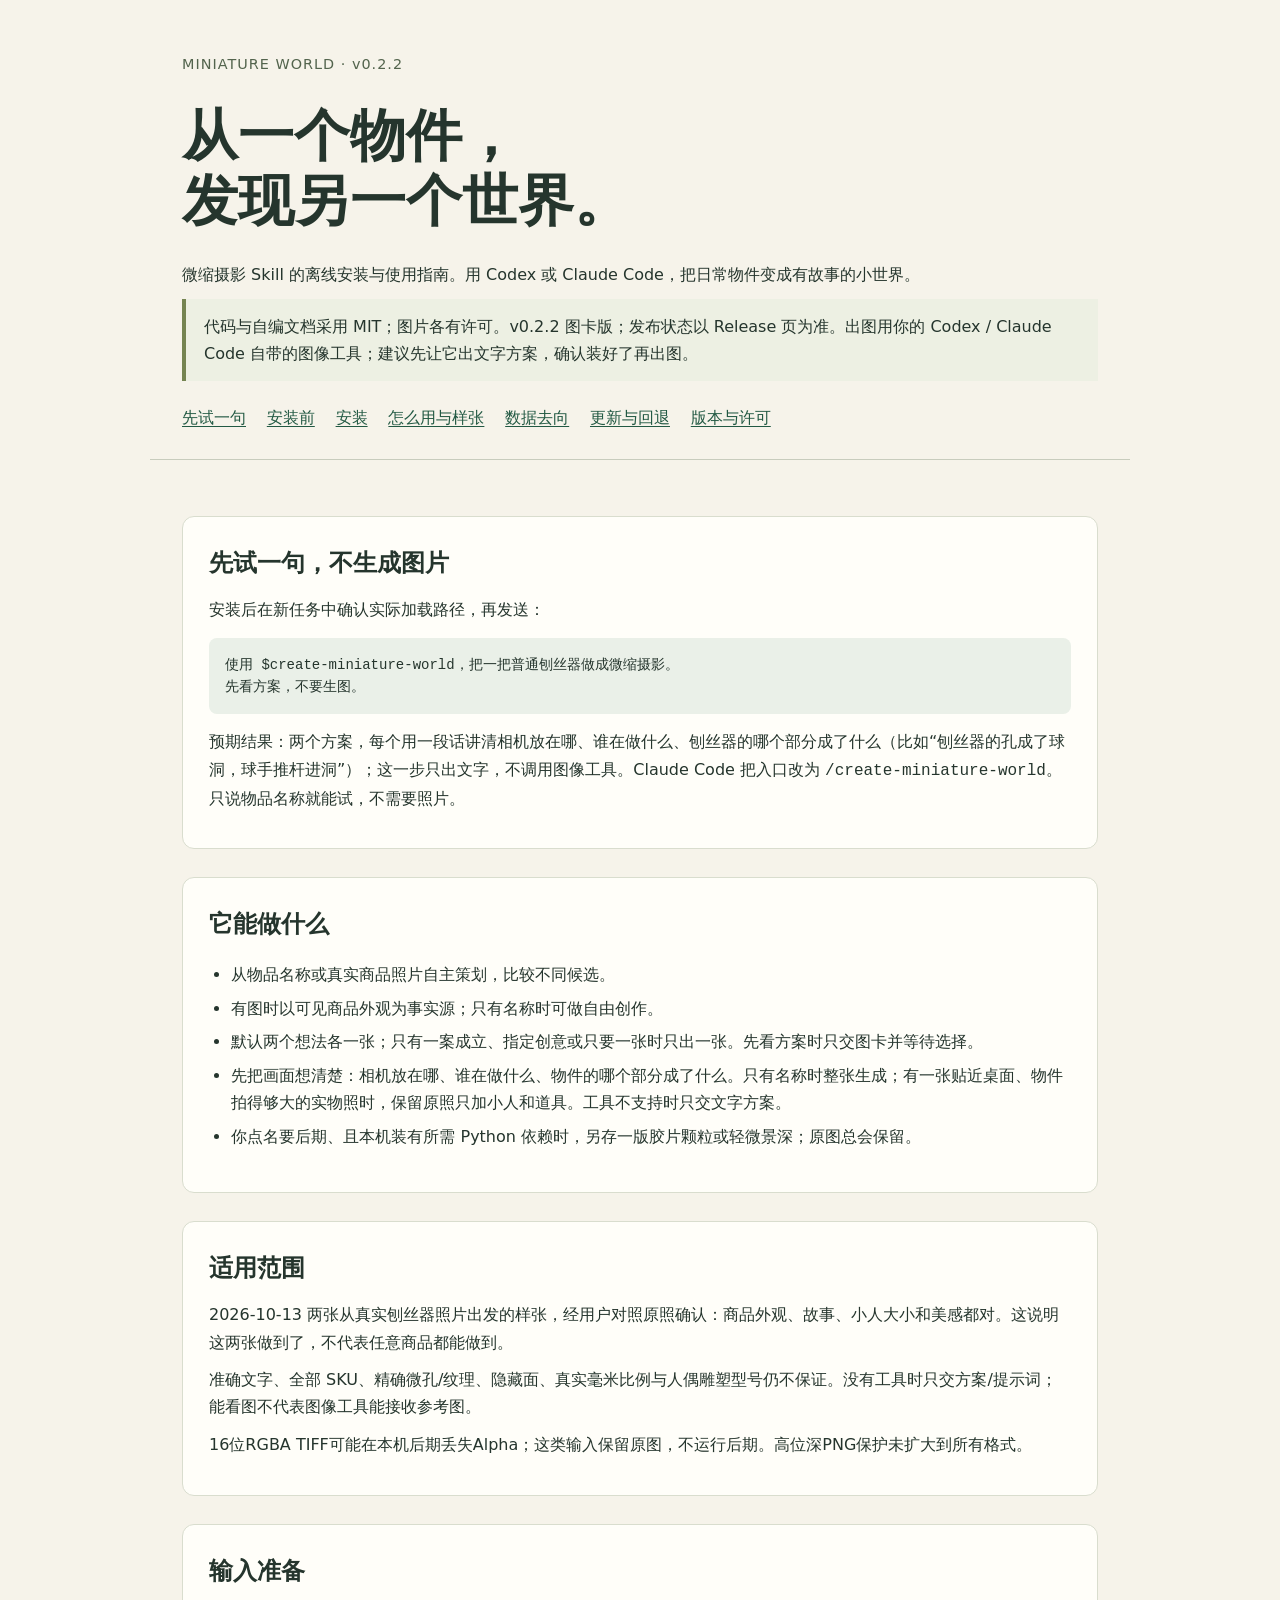
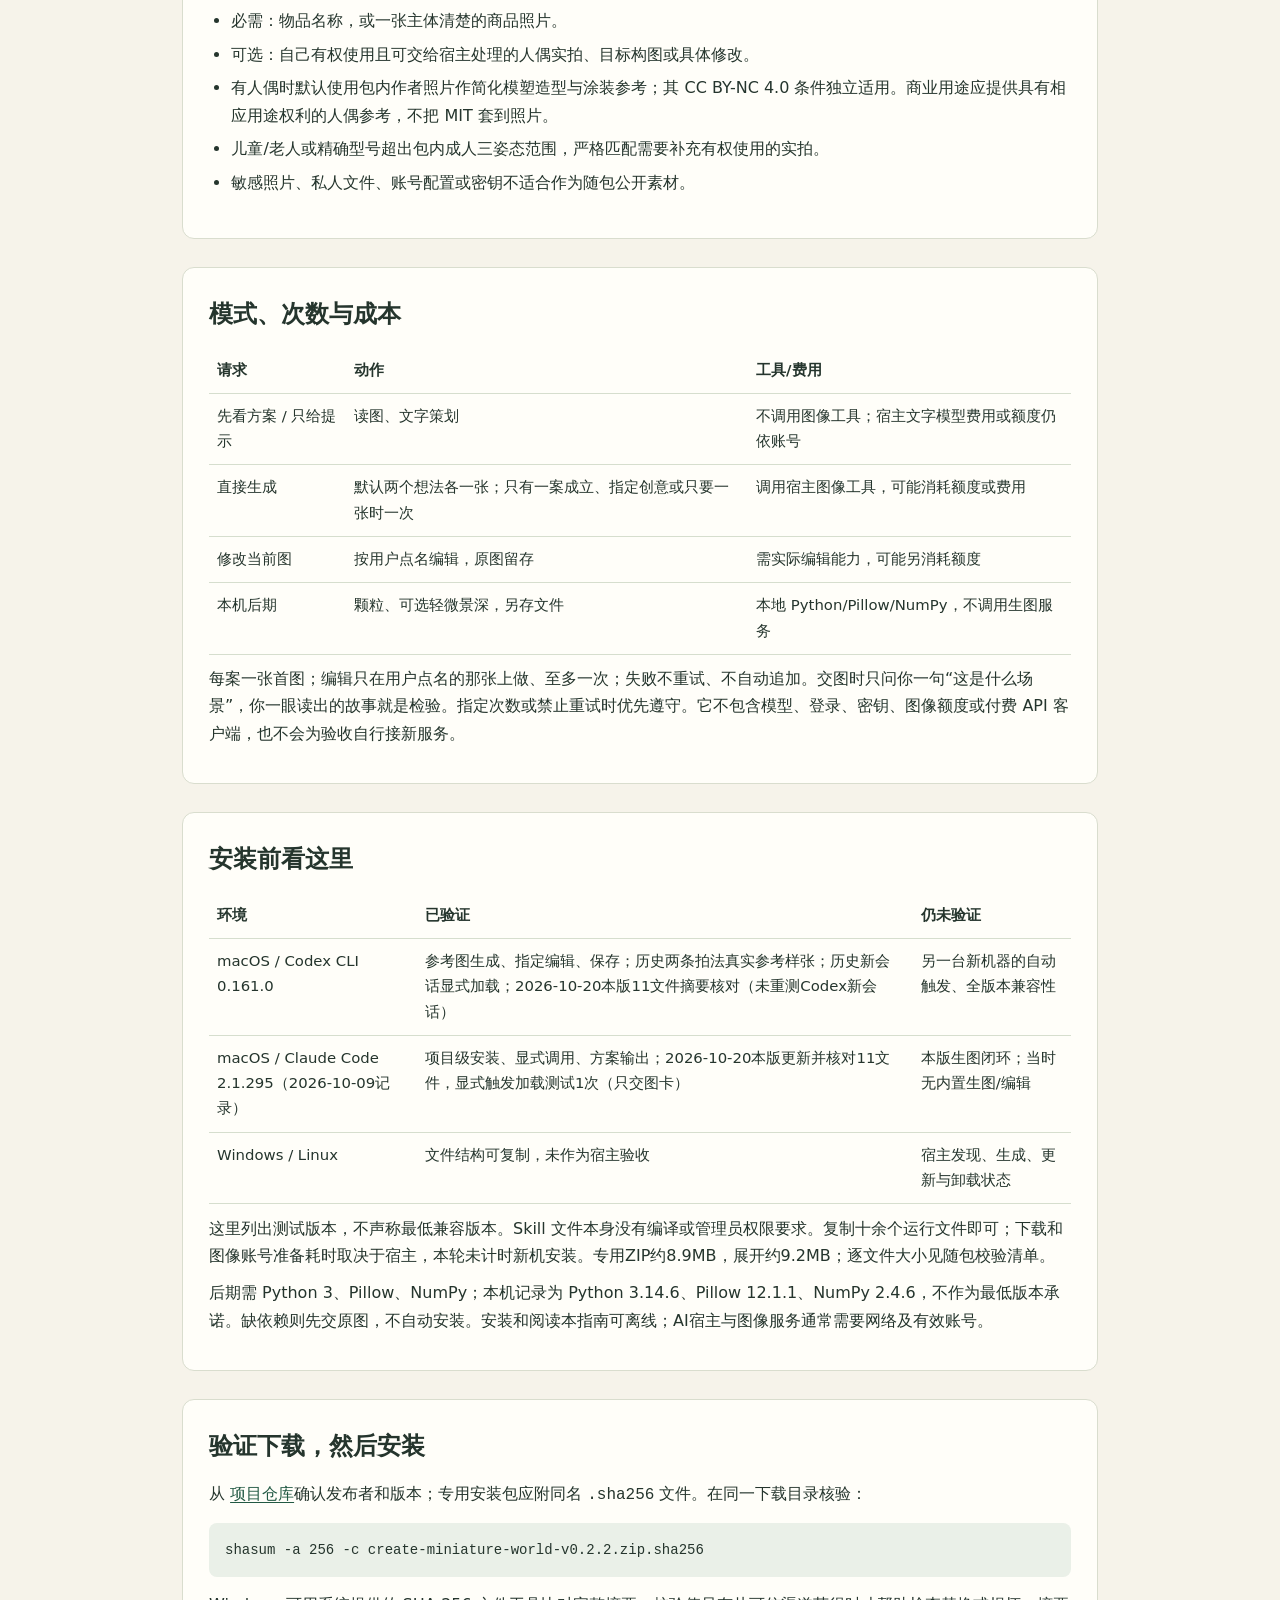
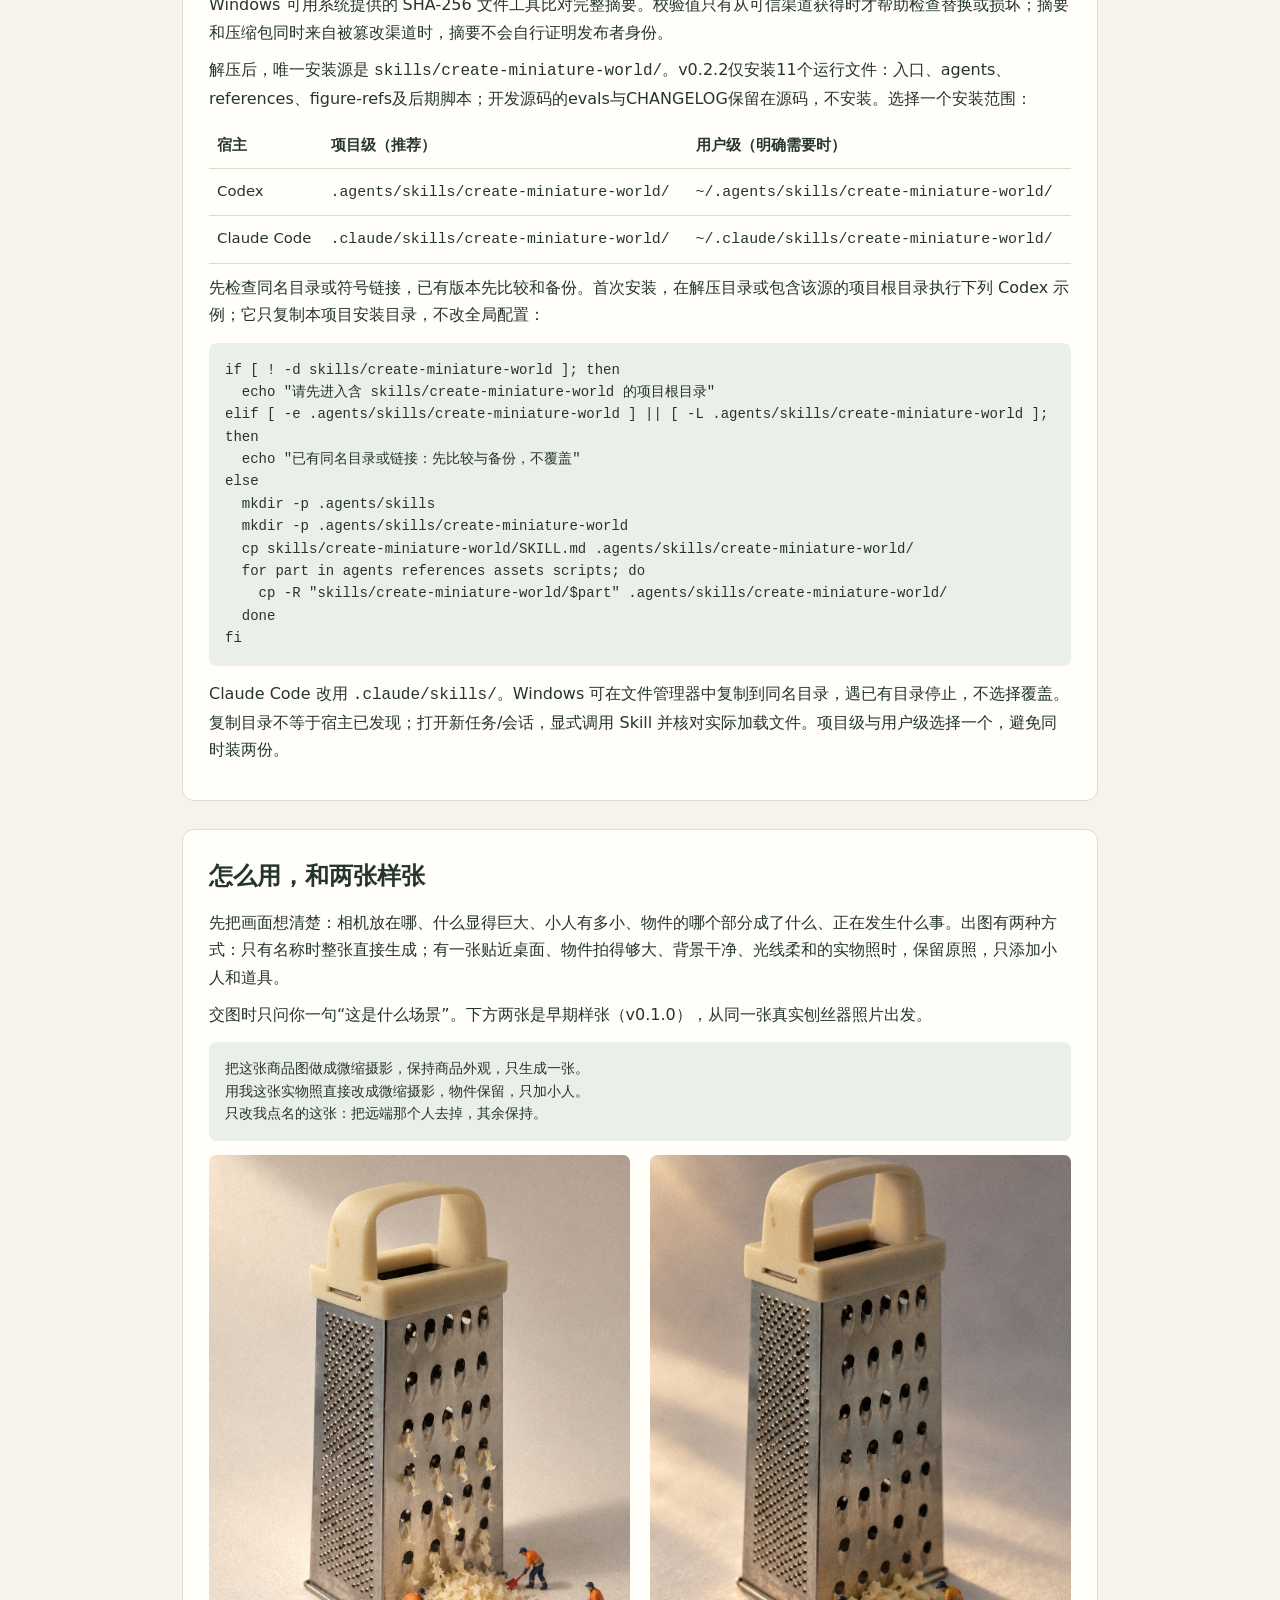
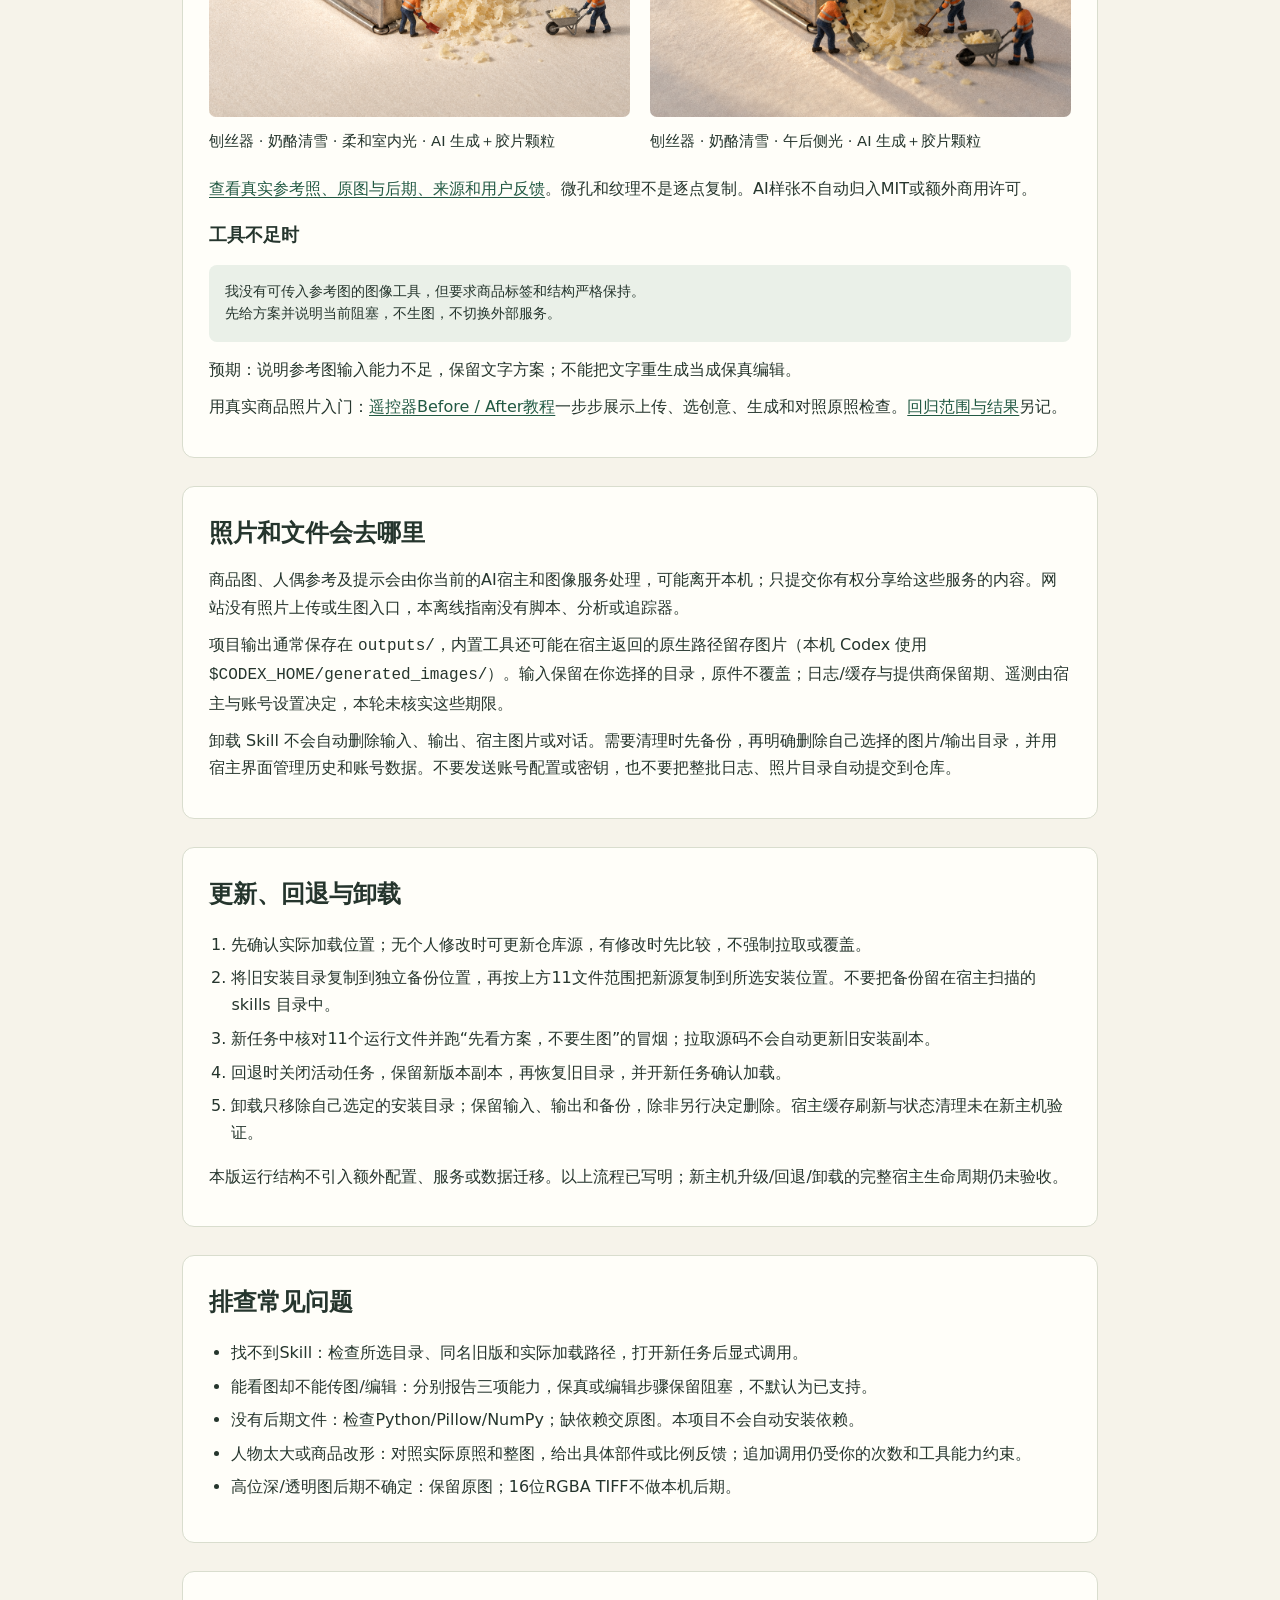
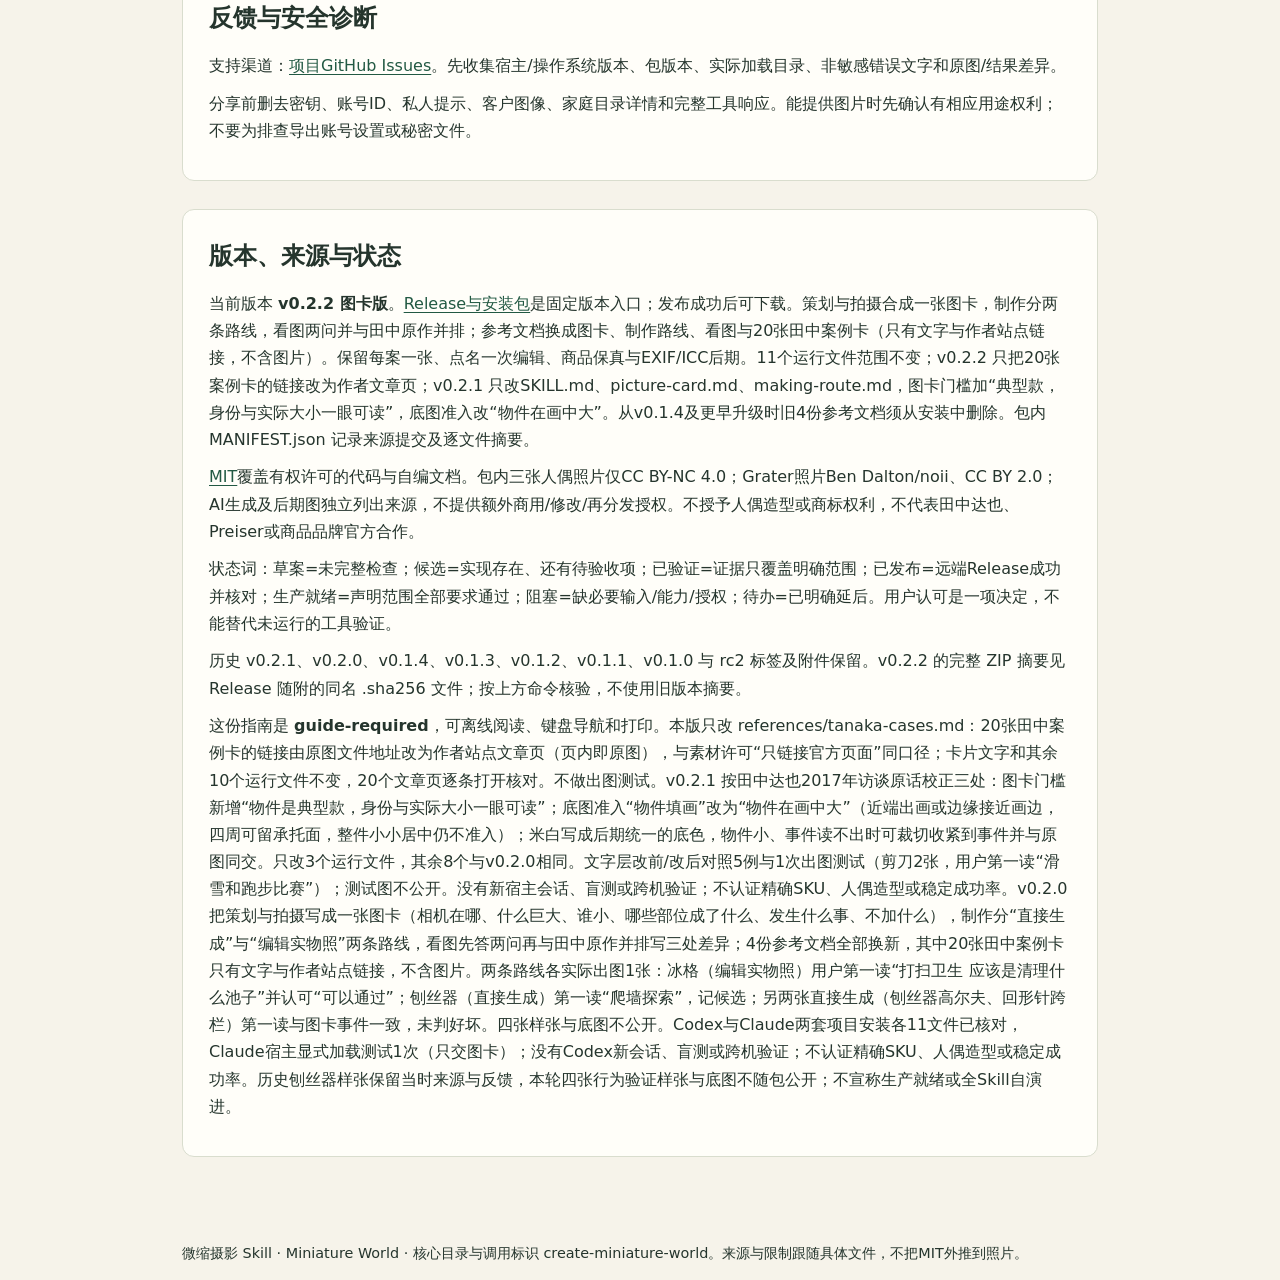
<file: docs/USER-GUIDE.html>
<!doctype html>
<html lang="zh-CN"><head><meta charset="utf-8"><meta name="viewport" content="width=device-width, initial-scale=1"><title>微缩摄影 Skill · v0.2.2 离线用户指南</title><style>*{box-sizing:border-box}html{scroll-behavior:auto}body{margin:0;background:#f6f3ea;color:#25352d;font:16px/1.7 system-ui,-apple-system,BlinkMacSystemFont,"Segoe UI",sans-serif}a{color:#225943;text-underline-offset:.2em}a:focus-visible{outline:3px solid #6c4d13;outline-offset:4px;border-radius:2px}.skip{position:absolute;left:1rem;top:-8rem;background:white;padding:.7rem;z-index:5}.skip:focus{top:1rem}header,main,footer{max-width:980px;margin:auto;padding:28px 32px}header{padding-top:52px;border-bottom:1px solid #c8ccbd}.eyebrow{font-size:.9rem;letter-spacing:.07em;color:#53644d}h1{font-size:clamp(2rem,5vw,3.5rem);line-height:1.15;margin:.5em 0}h2{font-size:1.5rem;margin:0 0 .8rem}h3{font-size:1.1rem;margin:1.2rem 0 .4rem}p{margin:.65rem 0}nav{display:flex;flex-wrap:wrap;gap:.65rem 1.3rem;margin-top:1.4rem}section{margin:28px 0;padding:26px;background:#fffef9;border:1px solid #d9ddce;border-radius:12px;scroll-margin-top:20px}.note{padding:14px 18px;border-left:4px solid #758451;background:#edf0e3}.grid{display:grid;grid-template-columns:1fr 1fr;gap:20px}.grid figure{margin:0}img{display:block;max-width:100%;height:auto;border-radius:7px}figcaption{font-size:.92rem;margin:.7rem 0}pre{background:#eaf0e8;padding:16px;border-radius:8px;overflow:auto;white-space:pre-wrap;overflow-wrap:anywhere;font:14px/1.6 ui-monospace,SFMono-Regular,monospace}code{font-family:ui-monospace,SFMono-Regular,monospace;overflow-wrap:anywhere}table{width:100%;border-collapse:collapse;font-size:.93rem}th,td{text-align:left;vertical-align:top;padding:10px 8px;border-bottom:1px solid #d6dece;overflow-wrap:anywhere}ul,ol{padding-left:1.4rem}li{margin:.4rem 0}.muted{color:#53644d}footer{font-size:.9rem} @media(max-width:620px){header,main,footer{padding:22px 16px}header{padding-top:36px}section{padding:20px 16px}.grid{grid-template-columns:1fr}th,td{padding:8px 5px;font-size:.88rem}} @media print{body{background:white;font-size:10pt;color:#111}header,main,footer{max-width:none;padding:0}nav,.skip{display:none}section{padding:12pt 0;margin:10pt 0;border:0;border-radius:0;break-inside:auto}h2,h3{break-after:avoid}pre,figure,table{break-inside:avoid}img{max-height:4.6in;margin:auto}a{color:#111;text-decoration:underline}.note{background:none;border:1px solid #777;padding:8pt}} @media(prefers-reduced-motion:reduce){html{scroll-behavior:auto}*{animation:none!important;transition:none!important}}</style></head><body><a class="skip" href="#main">跳到使用指南正文</a>
<header><div class="eyebrow">MINIATURE WORLD · v0.2.2</div><h1>从一个物件，<br>发现另一个世界。</h1><p>微缩摄影 Skill 的离线安装与使用指南。用 Codex 或 Claude Code，把日常物件变成有故事的小世界。</p><p class="note">代码与自编文档采用 MIT；图片各有许可。v0.2.2 图卡版；发布状态以 Release 页为准。出图用你的 Codex / Claude Code 自带的图像工具；建议先让它出文字方案，确认装好了再出图。</p><nav aria-label="指南导航"><a href="#quickstart">先试一句</a><a href="#compatibility">安装前</a><a href="#install">安装</a><a href="#usage">怎么用与样张</a><a href="#privacy">数据去向</a><a href="#lifecycle">更新与回退</a><a href="#release">版本与许可</a></nav></header>
<main id="main" tabindex="-1">
<section id="quickstart" data-release-section="quickstart"><h2>先试一句，不生成图片</h2><p>安装后在新任务中确认实际加载路径，再发送：</p><pre>使用 $create-miniature-world，把一把普通刨丝器做成微缩摄影。
先看方案，不要生图。</pre><p>预期结果：两个方案，每个用一段话讲清相机放在哪、谁在做什么、刨丝器的哪个部分成了什么（比如“刨丝器的孔成了球洞，球手推杆进洞”）；这一步只出文字，不调用图像工具。Claude Code 把入口改为 <code>/create-miniature-world</code>。只说物品名称就能试，不需要照片。</p></section>
<section id="capabilities" data-release-section="capabilities"><h2>它能做什么</h2><ul><li>从物品名称或真实商品照片自主策划，比较不同候选。</li><li>有图时以可见商品外观为事实源；只有名称时可做自由创作。</li><li>默认两个想法各一张；只有一案成立、指定创意或只要一张时只出一张。先看方案时只交图卡并等待选择。</li><li>先把画面想清楚：相机放在哪、谁在做什么、物件的哪个部分成了什么。只有名称时整张生成；有一张贴近桌面、物件拍得够大的实物照时，保留原照只加小人和道具。工具不支持时只交文字方案。</li><li>你点名要后期、且本机装有所需 Python 依赖时，另存一版胶片颗粒或轻微景深；原图总会保留。</li></ul></section>
<section id="boundaries" data-release-section="boundaries"><h2>适用范围</h2><p>2026-10-13 两张从真实刨丝器照片出发的样张，经用户对照原照确认：商品外观、故事、小人大小和美感都对。这说明这两张做到了，不代表任意商品都能做到。</p><p>准确文字、全部 SKU、精确微孔/纹理、隐藏面、真实毫米比例与人偶雕塑型号仍不保证。没有工具时只交方案/提示词；能看图不代表图像工具能接收参考图。</p><p>16位RGBA TIFF可能在本机后期丢失Alpha；这类输入保留原图，不运行后期。高位深PNG保护未扩大到所有格式。</p></section>
<section id="inputs" data-release-section="inputs"><h2>输入准备</h2><ul><li>必需：物品名称，或一张主体清楚的商品照片。</li><li>可选：自己有权使用且可交给宿主处理的人偶实拍、目标构图或具体修改。</li><li>有人偶时默认使用包内作者照片作简化模塑造型与涂装参考；其 CC BY-NC 4.0 条件独立适用。商业用途应提供具有相应用途权利的人偶参考，不把 MIT 套到照片。</li><li>儿童/老人或精确型号超出包内成人三姿态范围，严格匹配需要补充有权使用的实拍。</li><li>敏感照片、私人文件、账号配置或密钥不适合作为随包公开素材。</li></ul></section>
<section id="modes" data-release-section="modes"><h2>模式、次数与成本</h2><table><thead><tr><th>请求</th><th>动作</th><th>工具/费用</th></tr></thead><tbody><tr><td>先看方案 / 只给提示</td><td>读图、文字策划</td><td>不调用图像工具；宿主文字模型费用或额度仍依账号</td></tr><tr><td>直接生成</td><td>默认两个想法各一张；只有一案成立、指定创意或只要一张时一次</td><td>调用宿主图像工具，可能消耗额度或费用</td></tr><tr><td>修改当前图</td><td>按用户点名编辑，原图留存</td><td>需实际编辑能力，可能另消耗额度</td></tr><tr><td>本机后期</td><td>颗粒、可选轻微景深，另存文件</td><td>本地 Python/Pillow/NumPy，不调用生图服务</td></tr></tbody></table><p>每案一张首图；编辑只在用户点名的那张上做、至多一次；失败不重试、不自动追加。交图时只问你一句“这是什么场景”，你一眼读出的故事就是检验。指定次数或禁止重试时优先遵守。它不包含模型、登录、密钥、图像额度或付费 API 客户端，也不会为验收自行接新服务。</p></section>
<section id="compatibility" data-release-section="compatibility"><h2>安装前看这里</h2><table><thead><tr><th>环境</th><th>已验证</th><th>仍未验证</th></tr></thead><tbody><tr><td>macOS / Codex CLI 0.161.0</td><td>参考图生成、指定编辑、保存；历史两条拍法真实参考样张；历史新会话显式加载；2026-10-20本版11文件摘要核对（未重测Codex新会话）</td><td>另一台新机器的自动触发、全版本兼容性</td></tr><tr><td>macOS / Claude Code 2.1.295（2026-10-09记录）</td><td>项目级安装、显式调用、方案输出；2026-10-20本版更新并核对11文件，显式触发加载测试1次（只交图卡）</td><td>本版生图闭环；当时无内置生图/编辑</td></tr><tr><td>Windows / Linux</td><td>文件结构可复制，未作为宿主验收</td><td>宿主发现、生成、更新与卸载状态</td></tr></tbody></table><p>这里列出测试版本，不声称最低兼容版本。Skill 文件本身没有编译或管理员权限要求。复制十余个运行文件即可；下载和图像账号准备耗时取决于宿主，本轮未计时新机安装。专用ZIP约8.9MB，展开约9.2MB；逐文件大小见随包校验清单。</p><p>后期需 Python 3、Pillow、NumPy；本机记录为 Python 3.14.6、Pillow 12.1.1、NumPy 2.4.6，不作为最低版本承诺。缺依赖则先交原图，不自动安装。安装和阅读本指南可离线；AI宿主与图像服务通常需要网络及有效账号。</p></section>
<section id="install" data-release-section="install"><h2>验证下载，然后安装</h2><p>从 <a href="https://github.com/denggui-ai/create-miniature-world">项目仓库</a>确认发布者和版本；专用安装包应附同名 <code>.sha256</code> 文件。在同一下载目录核验：</p><pre>shasum -a 256 -c create-miniature-world-v0.2.2.zip.sha256</pre><p>Windows 可用系统提供的 SHA-256 文件工具比对完整摘要。校验值只有从可信渠道获得时才帮助检查替换或损坏；摘要和压缩包同时来自被篡改渠道时，摘要不会自行证明发布者身份。</p><p>解压后，唯一安装源是 <code>skills/create-miniature-world/</code>。v0.2.2仅安装11个运行文件：入口、agents、references、figure-refs及后期脚本；开发源码的evals与CHANGELOG保留在源码，不安装。选择一个安装范围：</p><table><thead><tr><th>宿主</th><th>项目级（推荐）</th><th>用户级（明确需要时）</th></tr></thead><tbody><tr><td>Codex</td><td><code>.agents/skills/create-miniature-world/</code></td><td><code>~/.agents/skills/create-miniature-world/</code></td></tr><tr><td>Claude Code</td><td><code>.claude/skills/create-miniature-world/</code></td><td><code>~/.claude/skills/create-miniature-world/</code></td></tr></tbody></table><p>先检查同名目录或符号链接，已有版本先比较和备份。首次安装，在解压目录或包含该源的项目根目录执行下列 Codex 示例；它只复制本项目安装目录，不改全局配置：</p><pre>if [ ! -d skills/create-miniature-world ]; then
  echo "请先进入含 skills/create-miniature-world 的项目根目录"
elif [ -e .agents/skills/create-miniature-world ] || [ -L .agents/skills/create-miniature-world ]; then
  echo "已有同名目录或链接：先比较与备份，不覆盖"
else
  mkdir -p .agents/skills
  mkdir -p .agents/skills/create-miniature-world
  cp skills/create-miniature-world/SKILL.md .agents/skills/create-miniature-world/
  for part in agents references assets scripts; do
    cp -R "skills/create-miniature-world/$part" .agents/skills/create-miniature-world/
  done
fi</pre><p>Claude Code 改用 <code>.claude/skills/</code>。Windows 可在文件管理器中复制到同名目录，遇已有目录停止，不选择覆盖。复制目录不等于宿主已发现；打开新任务/会话，显式调用 Skill 并核对实际加载文件。项目级与用户级选择一个，避免同时装两份。</p></section>
<section id="usage" data-release-section="usage"><h2>怎么用，和两张样张</h2><p>先把画面想清楚：相机放在哪、什么显得巨大、小人有多小、物件的哪个部分成了什么、正在发生什么事。出图有两种方式：只有名称时整张直接生成；有一张贴近桌面、物件拍得够大、背景干净、光线柔和的实物照时，保留原照，只添加小人和道具。</p><p>交图时只问你一句“这是什么场景”。下方两张是早期样张（v0.1.0），从同一张真实刨丝器照片出发。</p><pre>把这张商品图做成微缩摄影，保持商品外观，只生成一张。
用我这张实物照直接改成微缩摄影，物件保留，只加小人。
只改我点名的这张：把远端那个人去掉，其余保持。</pre><div class="grid"><figure><img src="../examples/grater-tanaka-finish-20261013.png" alt="三名微小工人在米色把手刨丝器旁清理奶酪积雪"><figcaption>刨丝器 · 奶酪清雪 · 柔和室内光 · AI 生成＋胶片颗粒</figcaption></figure><figure><img src="../examples/grater-real-light-finish-20261013.png" alt="暖侧光下工人铲扫奶酪碎屑并装入推车"><figcaption>刨丝器 · 奶酪清雪 · 午后侧光 · AI 生成＋胶片颗粒</figcaption></figure></div><p><a href="../examples/GRATER_VALIDATION_20261013.md">查看真实参考照、原图与后期、来源和用户反馈</a>。微孔和纹理不是逐点复制。AI样张不自动归入MIT或额外商用许可。</p><h3>工具不足时</h3><pre>我没有可传入参考图的图像工具，但要求商品标签和结构严格保持。
先给方案并说明当前阻塞，不生图，不切换外部服务。</pre><p>预期：说明参考图输入能力不足，保留文字方案；不能把文字重生成当成保真编辑。</p><p>用真实商品照片入门：<a href="../site/remote-control.html">遥控器Before / After教程</a>一步步展示上传、选创意、生成和对照原照检查。<a href="REMOTE_CONTROL_REGRESSION.md">回归范围与结果</a>另记。</p></section>
<section id="privacy" data-release-section="privacy"><h2>照片和文件会去哪里</h2><p>商品图、人偶参考及提示会由你当前的AI宿主和图像服务处理，可能离开本机；只提交你有权分享给这些服务的内容。网站没有照片上传或生图入口，本离线指南没有脚本、分析或追踪器。</p><p>项目输出通常保存在 <code>outputs/</code>，内置工具还可能在宿主返回的原生路径留存图片（本机 Codex 使用 <code>$CODEX_HOME/generated_images/</code>）。输入保留在你选择的目录，原件不覆盖；日志/缓存与提供商保留期、遥测由宿主与账号设置决定，本轮未核实这些期限。</p><p>卸载 Skill 不会自动删除输入、输出、宿主图片或对话。需要清理时先备份，再明确删除自己选择的图片/输出目录，并用宿主界面管理历史和账号数据。不要发送账号配置或密钥，也不要把整批日志、照片目录自动提交到仓库。</p></section>
<section id="lifecycle" data-release-section="lifecycle"><h2>更新、回退与卸载</h2><ol><li>先确认实际加载位置；无个人修改时可更新仓库源，有修改时先比较，不强制拉取或覆盖。</li><li>将旧安装目录复制到独立备份位置，再按上方11文件范围把新源复制到所选安装位置。不要把备份留在宿主扫描的 skills 目录中。</li><li>新任务中核对11个运行文件并跑“先看方案，不要生图”的冒烟；拉取源码不会自动更新旧安装副本。</li><li>回退时关闭活动任务，保留新版本副本，再恢复旧目录，并开新任务确认加载。</li><li>卸载只移除自己选定的安装目录；保留输入、输出和备份，除非另行决定删除。宿主缓存刷新与状态清理未在新主机验证。</li></ol><p>本版运行结构不引入额外配置、服务或数据迁移。以上流程已写明；新主机升级/回退/卸载的完整宿主生命周期仍未验收。</p></section>
<section id="troubleshooting" data-release-section="troubleshooting"><h2>排查常见问题</h2><ul><li>找不到Skill：检查所选目录、同名旧版和实际加载路径，打开新任务后显式调用。</li><li>能看图却不能传图/编辑：分别报告三项能力，保真或编辑步骤保留阻塞，不默认为已支持。</li><li>没有后期文件：检查Python/Pillow/NumPy；缺依赖交原图。本项目不会自动安装依赖。</li><li>人物太大或商品改形：对照实际原照和整图，给出具体部件或比例反馈；追加调用仍受你的次数和工具能力约束。</li><li>高位深/透明图后期不确定：保留原图；16位RGBA TIFF不做本机后期。</li></ul></section>
<section id="support" data-release-section="support"><h2>反馈与安全诊断</h2><p>支持渠道：<a href="https://github.com/denggui-ai/create-miniature-world/issues">项目GitHub Issues</a>。先收集宿主/操作系统版本、包版本、实际加载目录、非敏感错误文字和原图/结果差异。</p><p>分享前删去密钥、账号ID、私人提示、客户图像、家庭目录详情和完整工具响应。能提供图片时先确认有相应用途权利；不要为排查导出账号设置或秘密文件。</p></section>
<section id="release" data-release-section="release"><h2>版本、来源与状态</h2><p>当前版本 <strong>v0.2.2 图卡版</strong>。<a href="https://github.com/denggui-ai/create-miniature-world/releases/tag/v0.2.2">Release与安装包</a>是固定版本入口；发布成功后可下载。策划与拍摄合成一张图卡，制作分两条路线，看图两问并与田中原作并排；参考文档换成图卡、制作路线、看图与20张田中案例卡（只有文字与作者站点链接，不含图片）。保留每案一张、点名一次编辑、商品保真与EXIF/ICC后期。11个运行文件范围不变；v0.2.2 只把20张案例卡的链接改为作者文章页；v0.2.1 只改SKILL.md、picture-card.md、making-route.md，图卡门槛加“典型款，身份与实际大小一眼可读”，底图准入改“物件在画中大”。从v0.1.4及更早升级时旧4份参考文档须从安装中删除。包内 MANIFEST.json 记录来源提交及逐文件摘要。</p><p><a href="../LICENSE">MIT</a>覆盖有权许可的代码与自编文档。包内三张人偶照片仅CC BY-NC 4.0；Grater照片Ben Dalton/noii、CC BY 2.0；AI生成及后期图独立列出来源，不提供额外商用/修改/再分发授权。不授予人偶造型或商标权利，不代表田中达也、Preiser或商品品牌官方合作。</p><p>状态词：草案=未完整检查；候选=实现存在、还有待验收项；已验证=证据只覆盖明确范围；已发布=远端Release成功并核对；生产就绪=声明范围全部要求通过；阻塞=缺必要输入/能力/授权；待办=已明确延后。用户认可是一项决定，不能替代未运行的工具验证。</p><p>历史 v0.2.1、v0.2.0、v0.1.4、v0.1.3、v0.1.2、v0.1.1、v0.1.0 与 rc2 标签及附件保留。v0.2.2 的完整 ZIP 摘要见 Release 随附的同名 .sha256 文件；按上方命令核验，不使用旧版本摘要。</p><p>这份指南是 <strong>guide-required</strong>，可离线阅读、键盘导航和打印。本版只改 references/tanaka-cases.md：20张田中案例卡的链接由原图文件地址改为作者站点文章页（页内即原图），与素材许可“只链接官方页面”同口径；卡片文字和其余10个运行文件不变，20个文章页逐条打开核对。不做出图测试。v0.2.1 按田中达也2017年访谈原话校正三处：图卡门槛新增“物件是典型款，身份与实际大小一眼可读”；底图准入“物件填画”改为“物件在画中大”（近端出画或边缘接近画边，四周可留承托面，整件小小居中仍不准入）；米白写成后期统一的底色，物件小、事件读不出时可裁切收紧到事件并与原图同交。只改3个运行文件，其余8个与v0.2.0相同。文字层改前/改后对照5例与1次出图测试（剪刀2张，用户第一读“滑雪和跑步比赛”）；测试图不公开。没有新宿主会话、盲测或跨机验证；不认证精确SKU、人偶造型或稳定成功率。v0.2.0 把策划与拍摄写成一张图卡（相机在哪、什么巨大、谁小、哪些部位成了什么、发生什么事、不加什么），制作分“直接生成”与“编辑实物照”两条路线，看图先答两问再与田中原作并排写三处差异；4份参考文档全部换新，其中20张田中案例卡只有文字与作者站点链接，不含图片。两条路线各实际出图1张：冰格（编辑实物照）用户第一读“打扫卫生 应该是清理什么池子”并认可“可以通过”；刨丝器（直接生成）第一读“爬墙探索”，记候选；另两张直接生成（刨丝器高尔夫、回形针跨栏）第一读与图卡事件一致，未判好坏。四张样张与底图不公开。Codex与Claude两套项目安装各11文件已核对，Claude宿主显式加载测试1次（只交图卡）；没有Codex新会话、盲测或跨机验证；不认证精确SKU、人偶造型或稳定成功率。历史刨丝器样张保留当时来源与反馈，本轮四张行为验证样张与底图不随包公开；不宣称生产就绪或全Skill自演进。</p></section>
</main><footer>微缩摄影 Skill · Miniature World · 核心目录与调用标识 create-miniature-world。来源与限制跟随具体文件，不把MIT外推到照片。</footer></body></html>
</file>
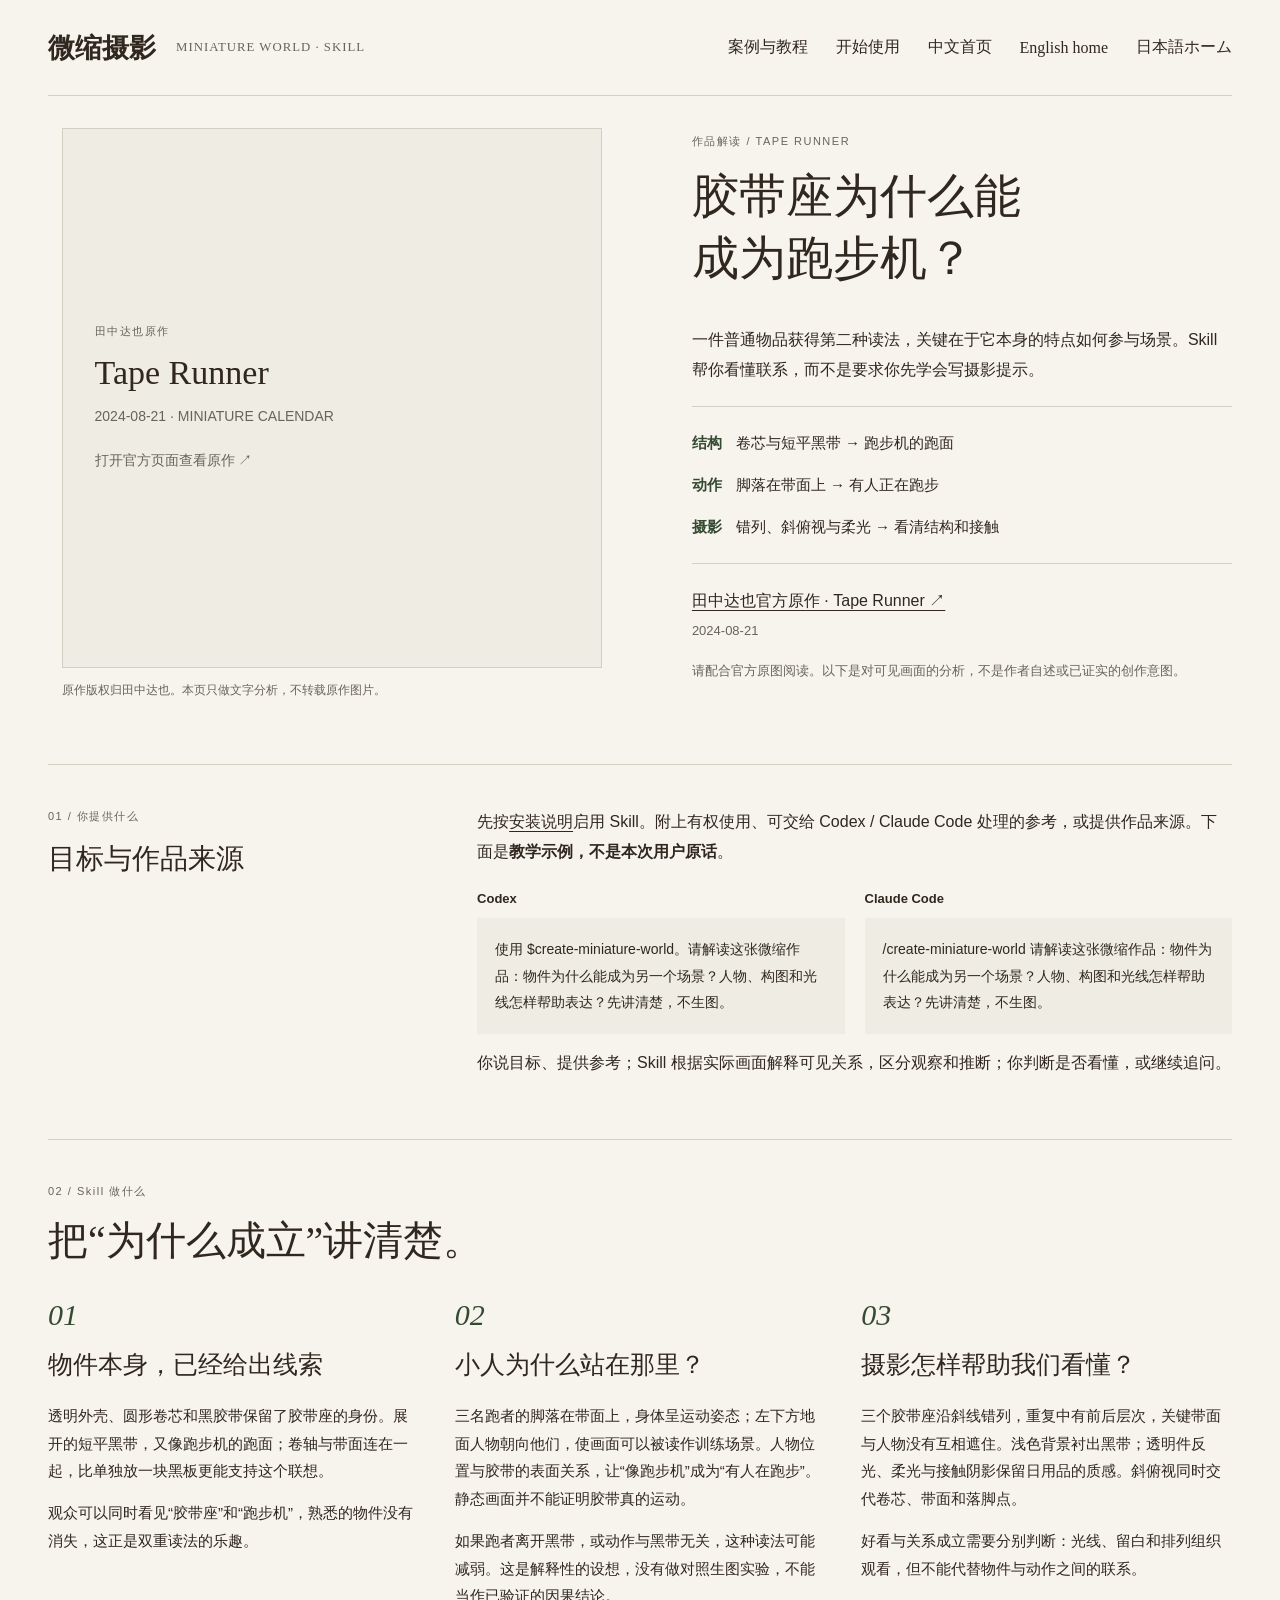
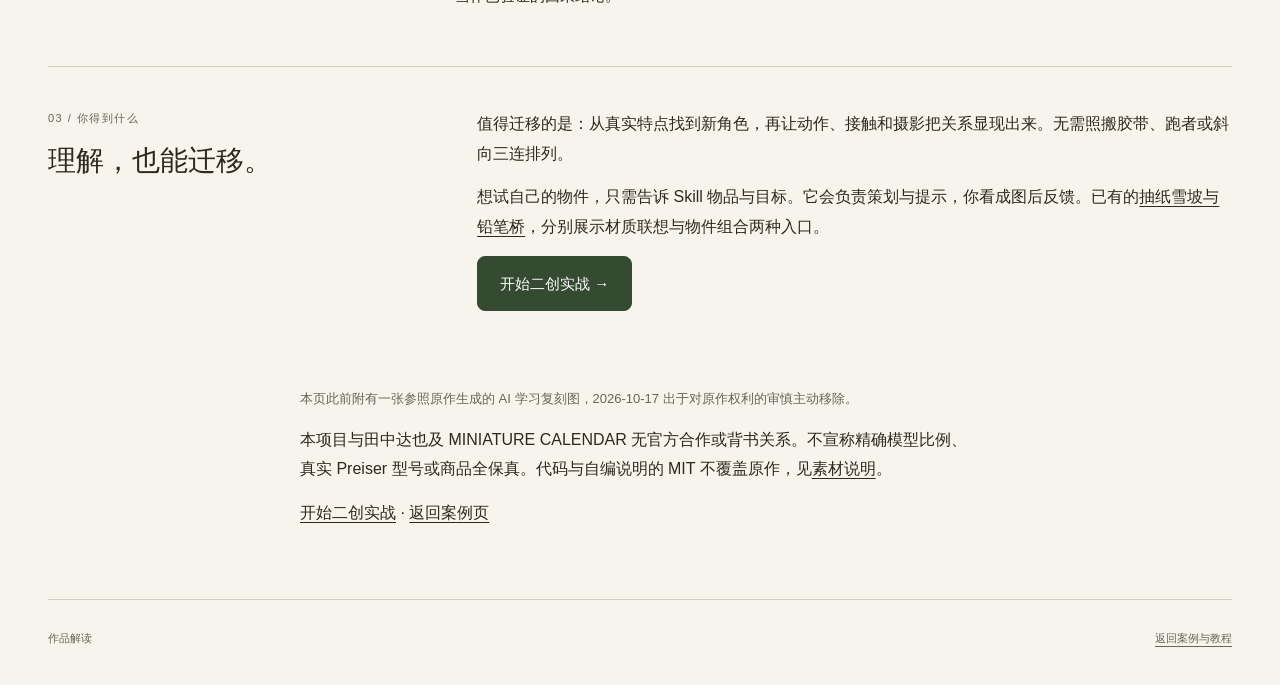
<file: site/artwork-interpretation.html>
<!doctype html>
<html lang="zh-CN"><head><meta charset="utf-8"><meta name="viewport" content="width=device-width,initial-scale=1"><title>作品解读：胶带座为什么能成为跑步机？ · Miniature World</title><link rel="stylesheet" href="style.css"><meta name="description" content="通过田中达也 Tape Runner 的官方原作链接与文字分析，理解物件结构、人物动作和摄影怎样让胶带座读成跑步机。本页只做文字分析，不转载原作。"><meta property="og:url" content="https://denggui-ai.github.io/create-miniature-world/site/artwork-interpretation.html"><meta property="og:title" content="作品解读 · 胶带座为什么能成为跑步机？"><meta property="og:description" content="通过田中达也 Tape Runner 的官方原作链接与文字分析，理解物件结构、人物动作和摄影怎样让胶带座读成跑步机。本页只做文字分析，不转载原作。"><meta property="og:type" content="article"><meta property="og:image" content="https://denggui-ai.github.io/create-miniature-world/site/img/og-home.jpg"><meta name="twitter:card" content="summary_large_image"><meta name="twitter:title" content="作品解读 · 胶带座为什么能成为跑步机？"><meta name="twitter:description" content="通过田中达也 Tape Runner 的官方原作链接与文字分析，理解物件结构、人物动作和摄影怎样让胶带座读成跑步机。本页只做文字分析，不转载原作。"><meta name="twitter:image" content="https://denggui-ai.github.io/create-miniature-world/site/img/og-home.jpg"><link rel="canonical" href="https://denggui-ai.github.io/create-miniature-world/site/artwork-interpretation.html"><link rel="icon" href="data:image/svg+xml,%3Csvg xmlns=%22http://www.w3.org/2000/svg%22 viewBox=%220 0 32 32%22%3E%3Crect width=%2232%22 height=%2232%22 rx=%226%22 fill=%22%23344a31%22/%3E%3Ctext x=%2216%22 y=%2223%22 font-size=%2218%22 text-anchor=%22middle%22 fill=%22%23fff%22%3E%E5%BE%AE%3C/text%3E%3C/svg%3E"></head><body class="gallery-page tutorial-page"><a class="skip" href="#main">跳到正文</a><header class="header wrap"><a class="brand" href="zh/index.html"><span class="brand-cn">微缩摄影</span><span class="brand-en">MINIATURE WORLD · SKILL</span></a><nav aria-label="主导航"><a href="gallery.html">案例与教程</a><a class="nav-start" href="zh/index.html#start">开始使用</a><a href="zh/" lang="zh-CN">中文首页</a><a href="./" lang="en">English home</a><a href="ja/" lang="ja">日本語ホーム</a></nav></header><main id="main" class="tutorial-content interpretation-content"><section class="editorial-hero study-hero">
<div class="editorial-heading"><p class="eyebrow">作品解读 / TAPE RUNNER</p><h1>胶带座为什么能<br>成为跑步机？</h1></div>
<figure class="editorial-art"><a class="source-card" href="https://miniature-calendar.com/240821"><span class="eyebrow">田中达也原作</span><strong>Tape Runner</strong><span>2024-08-21 · MINIATURE CALENDAR</span><span class="source-card-link">打开官方页面查看原作 ↗</span></a><figcaption>原作版权归田中达也。本页只做文字分析，不转载原作图片。</figcaption></figure>
<div class="editorial-copy"><p>一件普通物品获得第二种读法，关键在于它本身的特点如何参与场景。Skill 帮你看懂联系，而不是要求你先学会写摄影提示。</p><div class="study-relations" aria-label="结构、动作与摄影的阅读线索"><p><span>结构</span>卷芯与短平黑带 → 跑步机的跑面</p><p><span>动作</span>脚落在带面上 → 有人正在跑步</p><p><span>摄影</span>错列、斜俯视与柔光 → 看清结构和接触</p></div><p><a href="https://miniature-calendar.com/240821">田中达也官方原作 · Tape Runner ↗</a><br><span class="source-date">2024-08-21</span></p><p class="evidence-note">请配合官方原图阅读。以下是对可见画面的分析，不是作者自述或已证实的创作意图。</p></div></section>
<section class="tutorial-use"><div class="section-label"><p class="eyebrow">01 / 你提供什么</p><h2>目标与作品来源</h2></div><div><p>先按<a href="https://github.com/denggui-ai/create-miniature-world/blob/main/docs/INSTALL.md">安装说明</a>启用 Skill。附上有权使用、可交给 Codex / Claude Code 处理的参考，或提供作品来源。下面是<strong>教学示例，不是本次用户原话</strong>。</p>
<div class="host-examples"><div><h3>Codex</h3>
<pre><code class="language-text">使用 $create-miniature-world。请解读这张微缩作品：物件为什么能成为另一个场景？人物、构图和光线怎样帮助表达？先讲清楚，不生图。
</code></pre>
</div><div><h3>Claude Code</h3>
<pre><code class="language-text">/create-miniature-world 请解读这张微缩作品：物件为什么能成为另一个场景？人物、构图和光线怎样帮助表达？先讲清楚，不生图。
</code></pre>
</div></div><p>你说目标、提供参考；Skill 根据实际画面解释可见关系，区分观察和推断；你判断是否看懂，或继续追问。</p>
</div></section>
<section class="relation-section"><p class="eyebrow">02 / Skill 做什么</p><h2>把“为什么成立”讲清楚。</h2><div class="relation-grid"><article><span class="relation-number">01</span><h3>物件本身，已经给出线索</h3>
<p>透明外壳、圆形卷芯和黑胶带保留了胶带座的身份。展开的短平黑带，又像跑步机的跑面；卷轴与带面连在一起，比单独放一块黑板更能支持这个联想。</p>
<p>观众可以同时看见“胶带座”和“跑步机”，熟悉的物件没有消失，这正是双重读法的乐趣。</p>
</article><article><span class="relation-number">02</span><h3>小人为什么站在那里？</h3>
<p>三名跑者的脚落在带面上，身体呈运动姿态；左下方地面人物朝向他们，使画面可以被读作训练场景。人物位置与胶带的表面关系，让“像跑步机”成为“有人在跑步”。静态画面并不能证明胶带真的运动。</p>
<p>如果跑者离开黑带，或动作与黑带无关，这种读法可能减弱。这是解释性的设想，没有做对照生图实验，不能当作已验证的因果结论。</p>
</article><article><span class="relation-number">03</span><h3>摄影怎样帮助我们看懂？</h3>
<p>三个胶带座沿斜线错列，重复中有前后层次，关键带面与人物没有互相遮住。浅色背景衬出黑带；透明件反光、柔光与接触阴影保留日用品的质感。斜俯视同时交代卷芯、带面和落脚点。</p>
<p>好看与关系成立需要分别判断：光线、留白和排列组织观看，但不能代替物件与动作之间的联系。</p>
</article></div></section>
<section class="tutorial-use"><div class="section-label"><p class="eyebrow">03 / 你得到什么</p><h2>理解，也能迁移。</h2></div><div>
<p>值得迁移的是：从真实特点找到新角色，再让动作、接触和摄影把关系显现出来。无需照搬胶带、跑者或斜向三连排列。</p>
<p>想试自己的物件，只需告诉 Skill 物品与目标。它会负责策划与提示，你看成图后反馈。已有的<a href="secondary-creation.html">抽纸雪坡与铅笔桥</a>，分别展示材质联想与物件组合两种入口。</p>
<a class="button primary" href="secondary-creation.html">开始二创实战 →</a></div></section><div class="reading-column"><p class="evidence-note">本页此前附有一张参照原作生成的 AI 学习复刻图，2026-10-17 出于对原作权利的审慎主动移除。</p>
<p>本项目与田中达也及 MINIATURE CALENDAR 无官方合作或背书关系。不宣称精确模型比例、真实 Preiser 型号或商品全保真。代码与自编说明的 MIT 不覆盖原作，见<a href="https://github.com/denggui-ai/create-miniature-world/blob/main/THIRD_PARTY_NOTICES.md">素材说明</a>。</p>
<p><a href="secondary-creation.html">开始二创实战</a> · <a href="gallery.html">返回案例页</a></p></div></main><footer class="wrap footer"><p>作品解读</p><a href="gallery.html">返回案例与教程</a></footer></body></html>
</file>
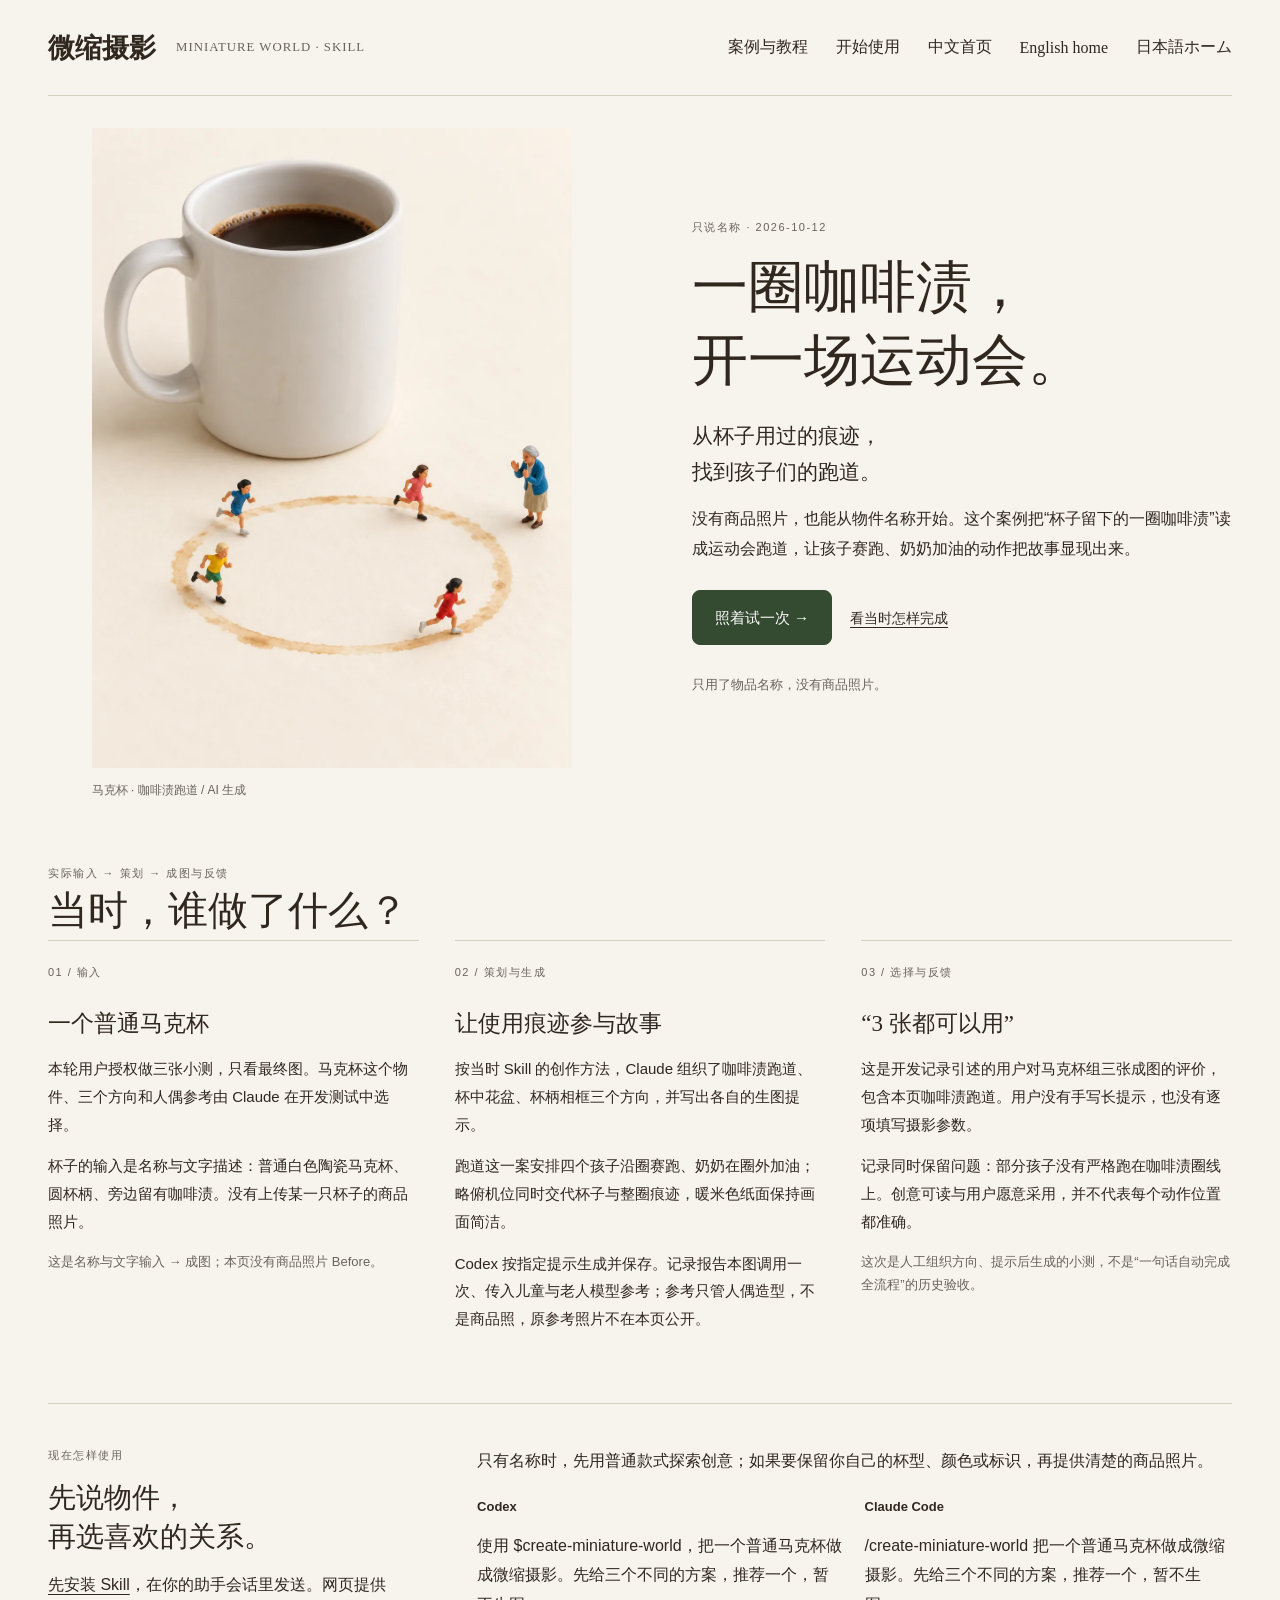
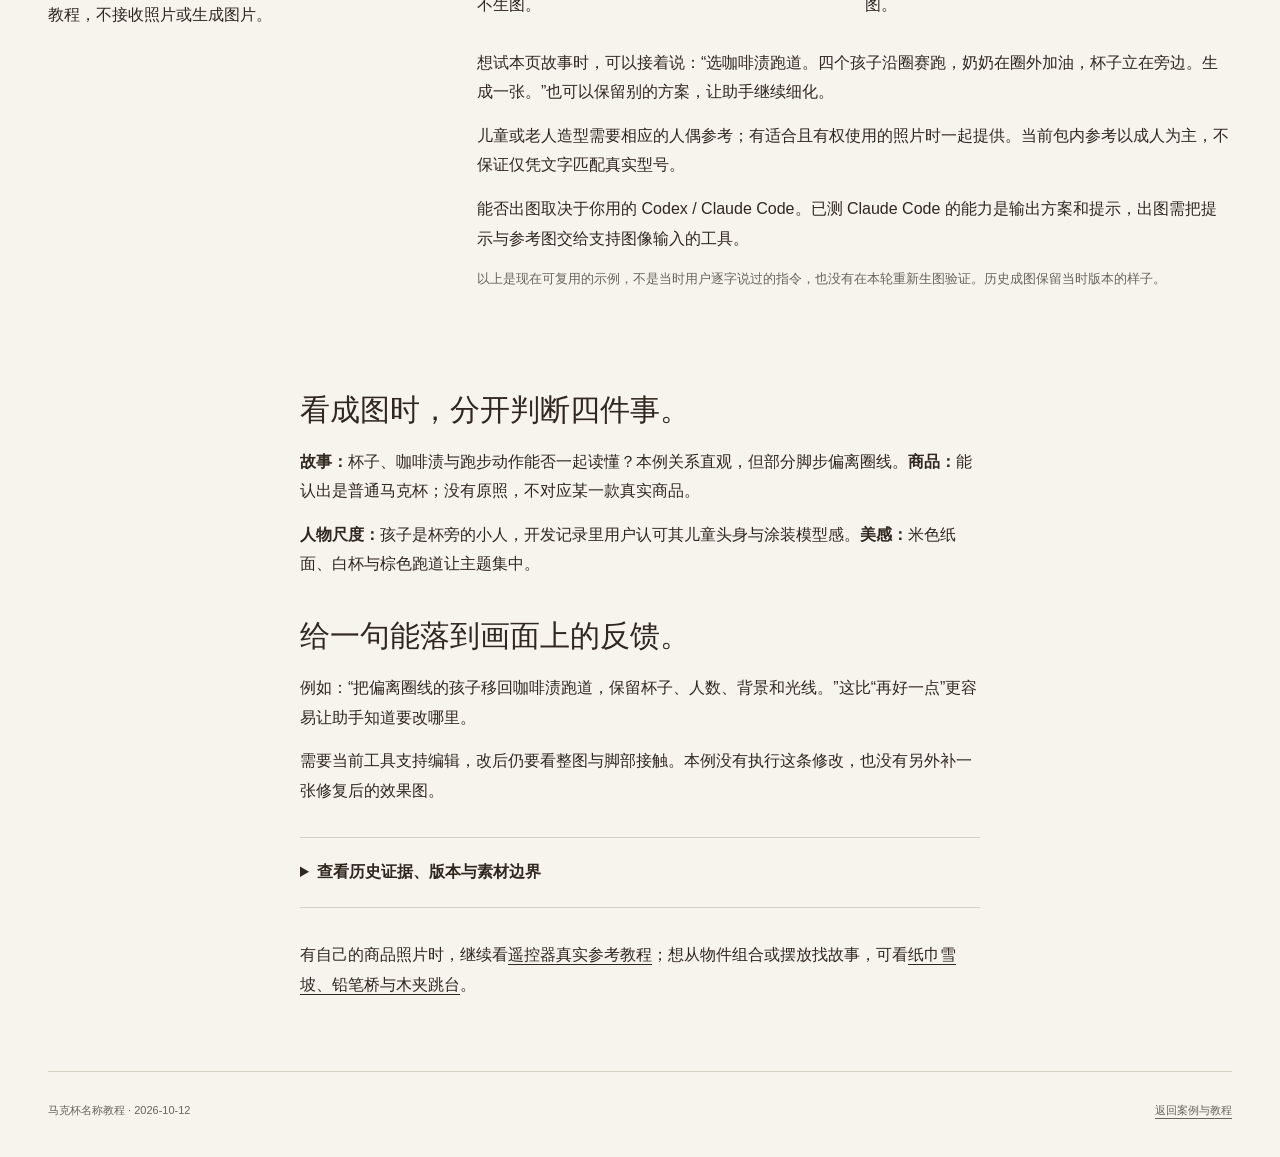
<file: site/coffee-ring.html>
<!doctype html>
<html lang="zh-CN">
<head>
<meta charset="utf-8"><meta name="viewport" content="width=device-width,initial-scale=1">
<title>微缩摄影 Skill · 咖啡渍跑道教程</title>
<meta name="description" content="一个名称怎样成为微缩故事：马克杯、咖啡渍跑道和孩子运动会。一步步看一个名称怎样变成画面，以及你可以怎样照着做。">
<link rel="stylesheet" href="style.css">
<link rel="canonical" href="https://denggui-ai.github.io/create-miniature-world/site/coffee-ring.html"><meta property="og:url" content="https://denggui-ai.github.io/create-miniature-world/site/coffee-ring.html"><meta property="og:title" content="微缩摄影 Skill · 咖啡渍跑道教程"><meta property="og:description" content="只说“马克杯”，就有了咖啡渍跑道：孩子赛跑、奶奶加油。一步步看怎么做。"><meta property="og:type" content="website"><meta property="og:image" content="https://denggui-ai.github.io/create-miniature-world/site/img/og-coffee-ring.jpg"><meta name="twitter:card" content="summary_large_image"><meta name="twitter:title" content="微缩摄影 Skill · 咖啡渍跑道教程"><meta name="twitter:description" content="只说“马克杯”，就有了咖啡渍跑道：孩子赛跑、奶奶加油。一步步看怎么做。"><meta name="twitter:image" content="https://denggui-ai.github.io/create-miniature-world/site/img/og-coffee-ring.jpg"><meta property="og:image:alt" content="微缩摄影 Skill 案例展示"></head>
<body class="gallery-page tutorial-page">
<a class="skip" href="#main">跳到正文</a>
<header class="header wrap"><a class="brand" href="zh/index.html"><span class="brand-cn">微缩摄影</span><span class="brand-en">MINIATURE WORLD · SKILL</span></a><nav aria-label="主导航"><a href="gallery.html">案例与教程</a><a class="nav-start" href="zh/index.html#start">开始使用</a><a href="zh/" lang="zh-CN">中文首页</a><a href="./" lang="en">English home</a><a href="ja/" lang="ja">日本語ホーム</a></nav></header>
<main id="main" tabindex="-1" class="tutorial-content">
<section class="editorial-hero">
  <div class="editorial-heading"><p class="eyebrow">只说名称 · 2026-10-12</p><h1>一圈咖啡渍，<br>开一场运动会。</h1></div>
  <figure class="editorial-art">
    <a href="../examples/mug-coffee-ring-track-20261012.png" aria-label="查看咖啡渍跑道完整成图"><img src="img/mug-coffee-ring-track-20261012.webp" width="1086" height="1448" alt="白色马克杯旁，四个微缩孩子沿咖啡渍圈赛跑，奶奶站在圈外加油"></a>
    <figcaption>马克杯 · 咖啡渍跑道 / AI 生成</figcaption>
  </figure>
  <div class="editorial-copy">
    <p class="editorial-lead">从杯子用过的痕迹，<br>找到孩子们的跑道。</p>
    <p>没有商品照片，也能从物件名称开始。这个案例把“杯子留下的一圈咖啡渍”读成运动会跑道，让孩子赛跑、奶奶加油的动作把故事显现出来。</p>
    <a class="button primary" href="#try-it">照着试一次 →</a><a class="text-link" href="#process">看当时怎样完成</a>
    <p class="evidence-note">只用了物品名称，没有商品照片。</p>
  </div>
</section>

<section id="process" aria-labelledby="process-title">
  <p class="eyebrow">实际输入 → 策划 → 成图与反馈</p><h2 id="process-title">当时，谁做了什么？</h2>
  <div class="case-steps">
    <article><p class="eyebrow">01 / 输入</p><h3>一个普通马克杯</h3><p>本轮用户授权做三张小测，只看最终图。马克杯这个物件、三个方向和人偶参考由 Claude 在开发测试中选择。</p><p>杯子的输入是名称与文字描述：普通白色陶瓷马克杯、圆杯柄、旁边留有咖啡渍。没有上传某一只杯子的商品照片。</p><p class="evidence-note">这是名称与文字输入 → 成图；本页没有商品照片 Before。</p></article>
    <article><p class="eyebrow">02 / 策划与生成</p><h3>让使用痕迹参与故事</h3><p>按当时 Skill 的创作方法，Claude 组织了咖啡渍跑道、杯中花盆、杯柄相框三个方向，并写出各自的生图提示。</p><p>跑道这一案安排四个孩子沿圈赛跑、奶奶在圈外加油；略俯机位同时交代杯子与整圈痕迹，暖米色纸面保持画面简洁。</p><p>Codex 按指定提示生成并保存。记录报告本图调用一次、传入儿童与老人模型参考；参考只管人偶造型，不是商品照，原参考照片不在本页公开。</p></article>
    <article><p class="eyebrow">03 / 选择与反馈</p><h3>“3 张都可以用”</h3><p>这是开发记录引述的用户对马克杯组三张成图的评价，包含本页咖啡渍跑道。用户没有手写长提示，也没有逐项填写摄影参数。</p><p>记录同时保留问题：部分孩子没有严格跑在咖啡渍圈线上。创意可读与用户愿意采用，并不代表每个动作位置都准确。</p><p class="evidence-note">这次是人工组织方向、提示后生成的小测，不是“一句话自动完成全流程”的历史验收。</p></article>
  </div>
</section>

<section id="try-it" class="tutorial-use" aria-labelledby="usage-title">
  <div class="section-label"><p class="eyebrow">现在怎样使用</p><h2 id="usage-title">先说物件，<br>再选喜欢的关系。</h2><p><a href="../docs/INSTALL.md">先安装 Skill</a>，在你的助手会话里发送。网页提供教程，不接收照片或生成图片。</p></div>
  <div>
    <p>只有名称时，先用普通款式探索创意；如果要保留你自己的杯型、颜色或标识，再提供清楚的商品照片。</p>
    <div class="host-examples">
      <article><h3>Codex</h3><p><code>使用 $create-miniature-world，把一个普通马克杯做成微缩摄影。先给三个不同的方案，推荐一个，暂不生图。</code></p></article>
      <article><h3>Claude Code</h3><p><code>/create-miniature-world 把一个普通马克杯做成微缩摄影。先给三个不同的方案，推荐一个，暂不生图。</code></p></article>
    </div>
    <p>想试本页故事时，可以接着说：“选咖啡渍跑道。四个孩子沿圈赛跑，奶奶在圈外加油，杯子立在旁边。生成一张。”也可以保留别的方案，让助手继续细化。</p>
    <p>儿童或老人造型需要相应的人偶参考；有适合且有权使用的照片时一起提供。当前包内参考以成人为主，不保证仅凭文字匹配真实型号。</p>
    <p>能否出图取决于你用的 Codex / Claude Code。已测 Claude Code 的能力是输出方案和提示，出图需把提示与参考图交给支持图像输入的工具。</p>
    <p class="evidence-note">以上是现在可复用的示例，不是当时用户逐字说过的指令，也没有在本轮重新生图验证。历史成图保留当时版本的样子。</p>
  </div>
</section>

<div class="reading-column">
  <h2>看成图时，分开判断四件事。</h2>
  <p><strong>故事：</strong>杯子、咖啡渍与跑步动作能否一起读懂？本例关系直观，但部分脚步偏离圈线。<strong>商品：</strong>能认出是普通马克杯；没有原照，不对应某一款真实商品。</p>
  <p><strong>人物尺度：</strong>孩子是杯旁的小人，开发记录里用户认可其儿童头身与涂装模型感。<strong>美感：</strong>米色纸面、白杯与棕色跑道让主题集中。</p>
  <h2>给一句能落到画面上的反馈。</h2>
  <p>例如：“把偏离圈线的孩子移回咖啡渍跑道，保留杯子、人数、背景和光线。”这比“再好一点”更容易让助手知道要改哪里。</p>
  <p>需要当前工具支持编辑，改后仍要看整图与脚部接触。本例没有执行这条修改，也没有另外补一张修复后的效果图。</p>
  <details>
    <summary>查看历史证据、版本与素材边界</summary>
    <p>开发记录日期为 2026-10-12，生成宿主为 Codex；该图属于马克杯组三张测试之一。公开成图是 1086 × 1448 的 PNG，与保存的原结果字节一致。</p>
    <p>历史提示使用过厘米、HO 1:87 与毫米描述。这些是当时的写法，未证明真实物理尺寸，也不是当前按画面占比判断人偶大小的推荐模板。精确运行版本未核实，因此不标为 v0.1.0 样张。</p>
    <p>本页依据保存的提示、执行记录和后续评价整理；没有收录当次可公开的界面截图，不重演对话冒充历史。执行记录中的“一次调用、已传参考”为当时的报告，不据此认证全部底层参数。</p>
    <p><a href="../examples/SELECTED.md#2026-10-12-新测试案例8-张">公开成图、摘要与已知不足</a> · <a href="../THIRD_PARTY_NOTICES.md#2026-10-12新测试案例">来源与公开条件</a></p>
    <p>成图获准在本项目展示，不自动适用 MIT，也未提供额外复用授权。官方人偶参考照片不公开、不随包发布；本图不认证真实模型型号或精确比例。</p>
  </details>
  <p>有自己的商品照片时，继续看<a href="remote-control.html">遥控器真实参考教程</a>；想从物件组合或摆放找故事，可看<a href="secondary-creation.html">纸巾雪坡、铅笔桥与木夹跳台</a>。</p>
</div>
</main>
<footer class="wrap footer"><p>马克杯名称教程 · 2026-10-12</p><a href="gallery.html">返回案例与教程</a></footer>
</body>
</html>
</file>
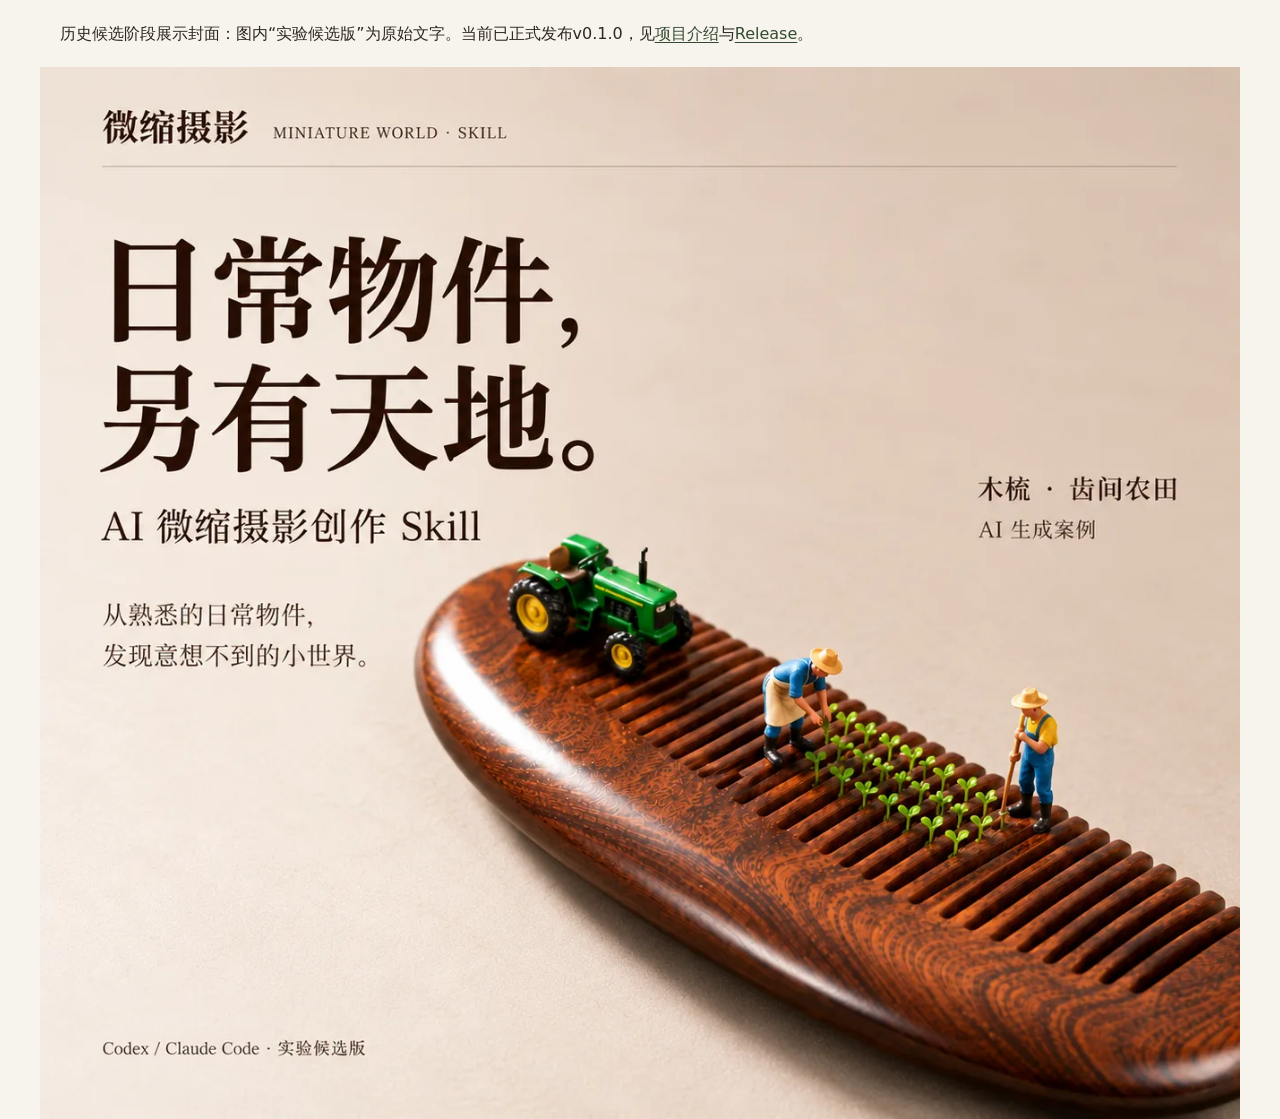
<file: site/cover.html>
<!doctype html>
<html lang="zh-CN">
<meta charset="utf-8">
<meta name="viewport" content="width=device-width,initial-scale=1">
<meta name="robots" content="noindex,nofollow">
<title>Miniature World · 历史候选封面</title>
<style>body{margin:0;background:#f7f4ee;color:#30271f;font:16px/1.7 system-ui,sans-serif}p{max-width:1160px;margin:20px auto;padding:0 20px}a{color:#344a31;text-underline-offset:3px}a:focus-visible{outline:2px solid #344a31;outline-offset:4px}img{display:block;width:100%;max-width:1200px;height:auto;margin:auto}</style>
<p>历史候选阶段展示封面：图内“实验候选版”为原始文字。当前已正式发布v0.1.0，见<a href="index.html">项目介绍</a>与<a href="https://github.com/denggui-ai/create-miniature-world/releases/tag/v0.1.0">Release</a>。</p>
<img src="img/cover.webp" width="1340" height="1174" alt="微缩摄影 Skill：日常物件，另有天地。连续背景中的木梳齿间农田，AI 展示适配图。">
</html>
</file>
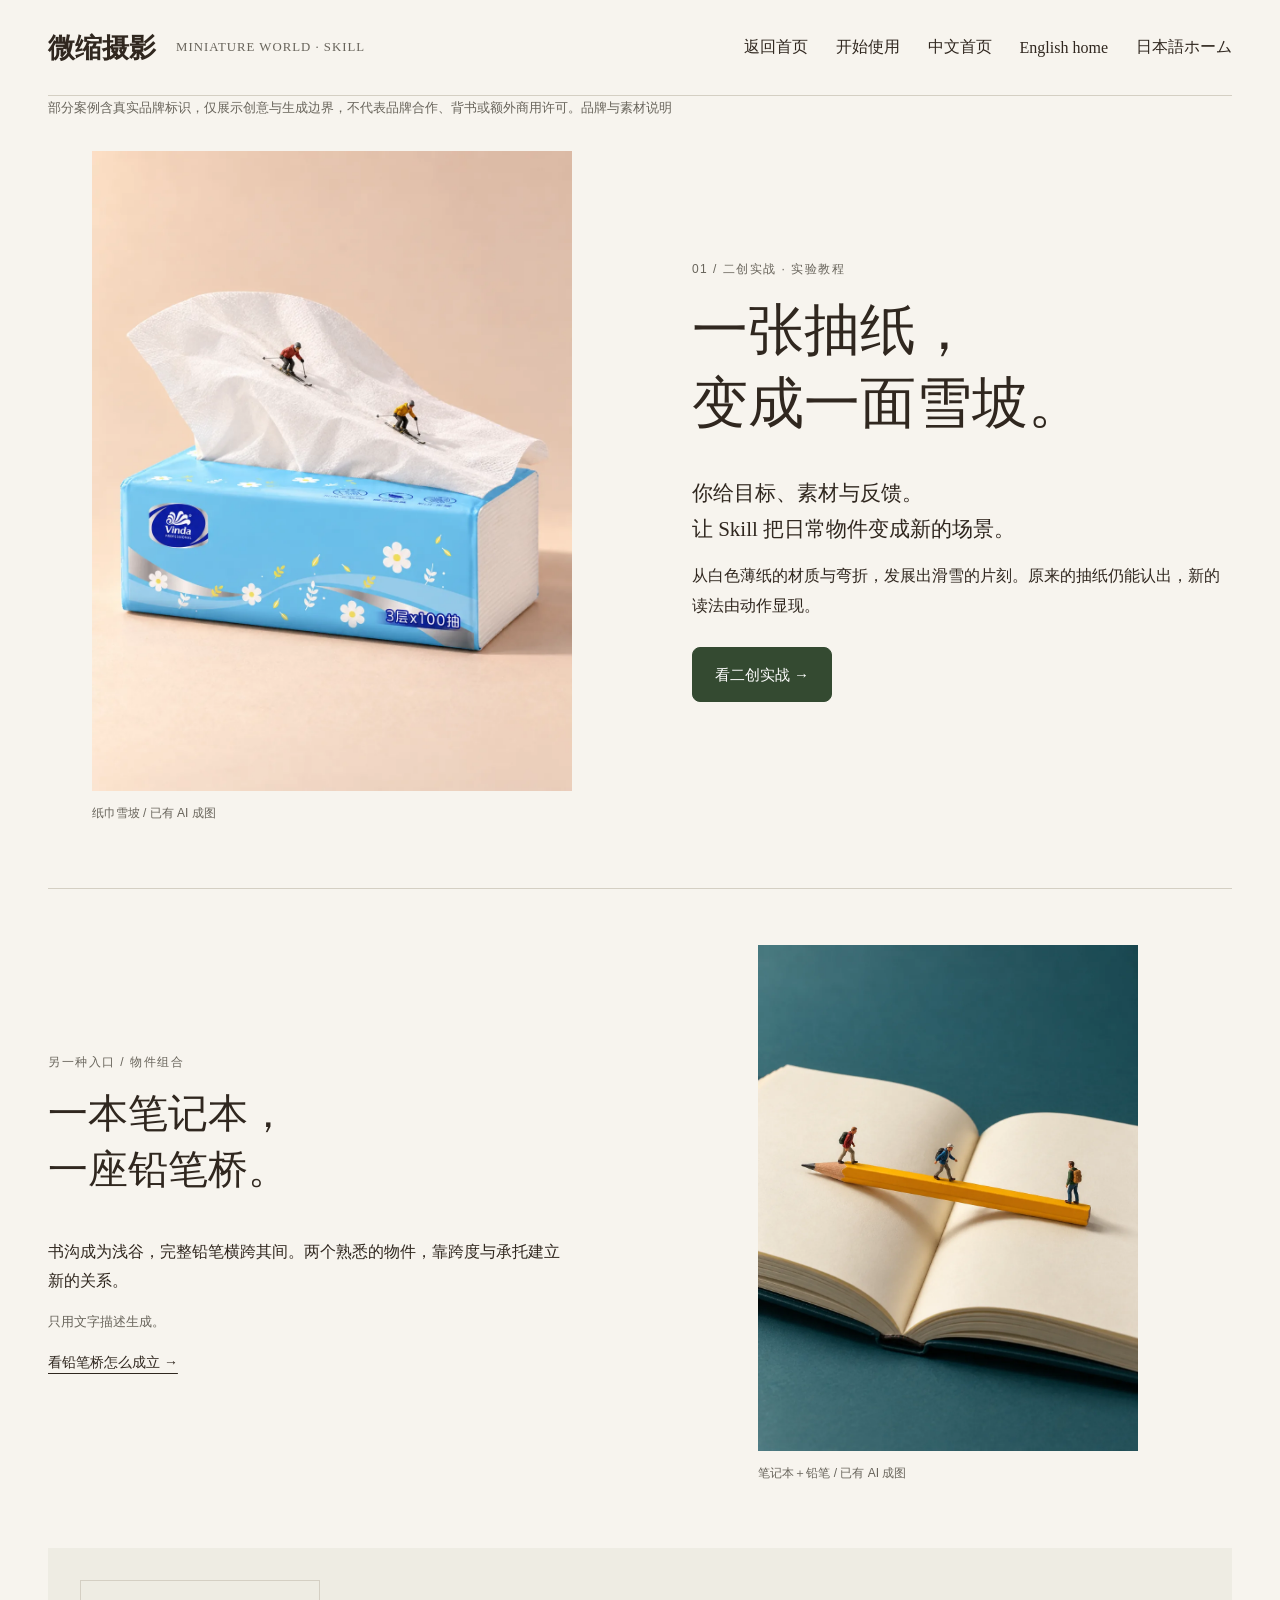
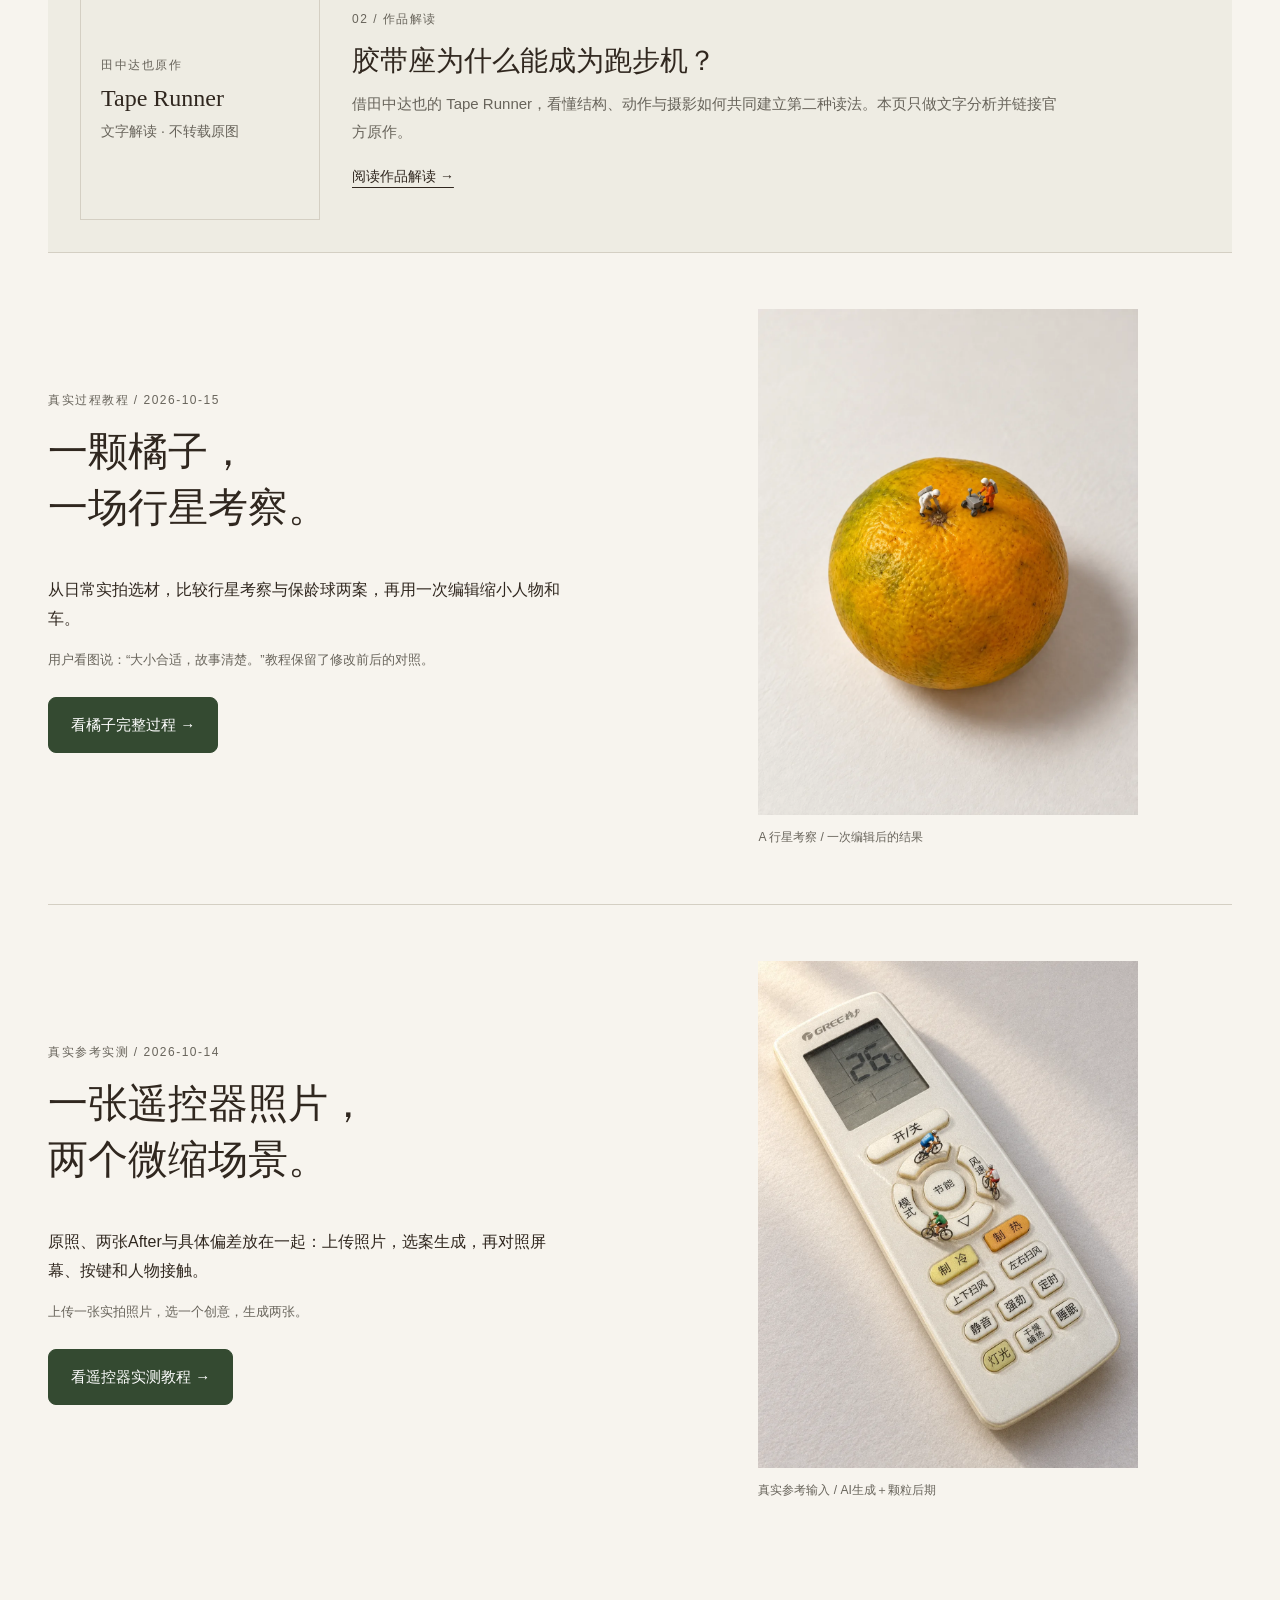
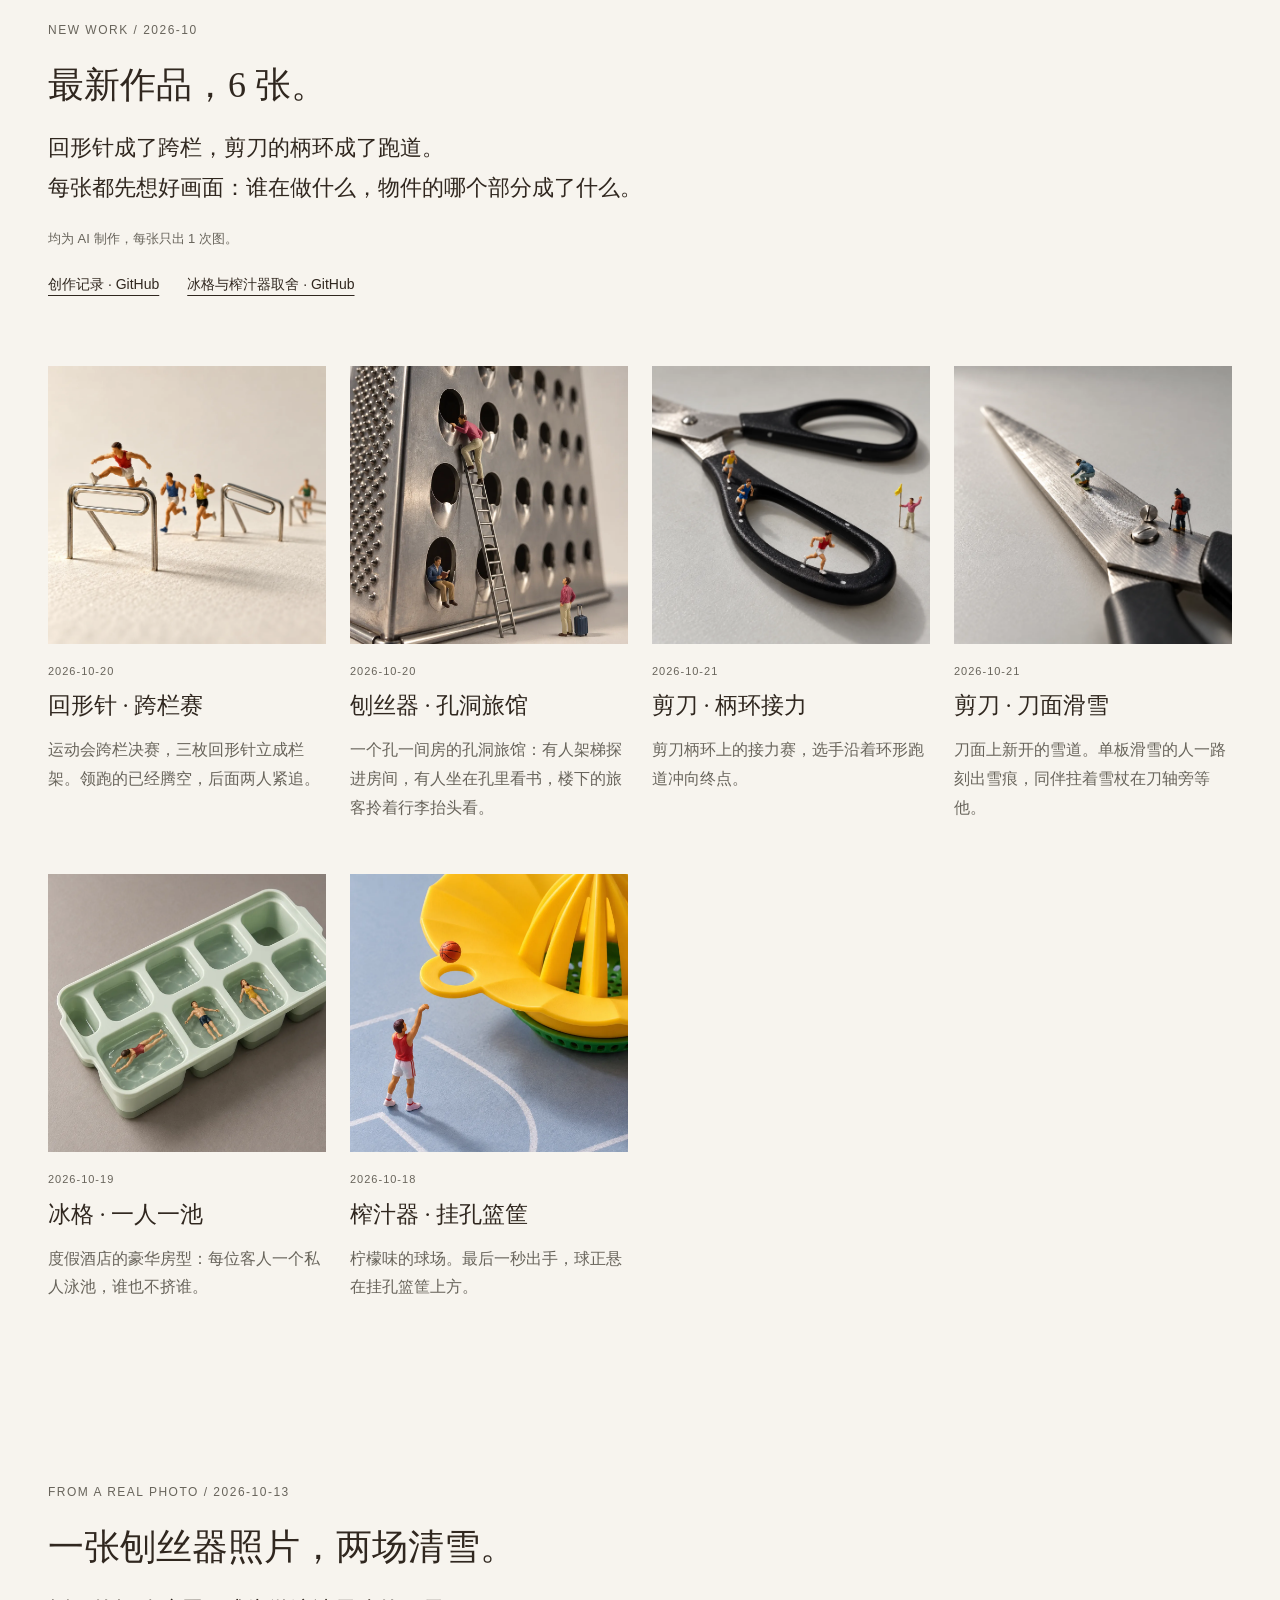
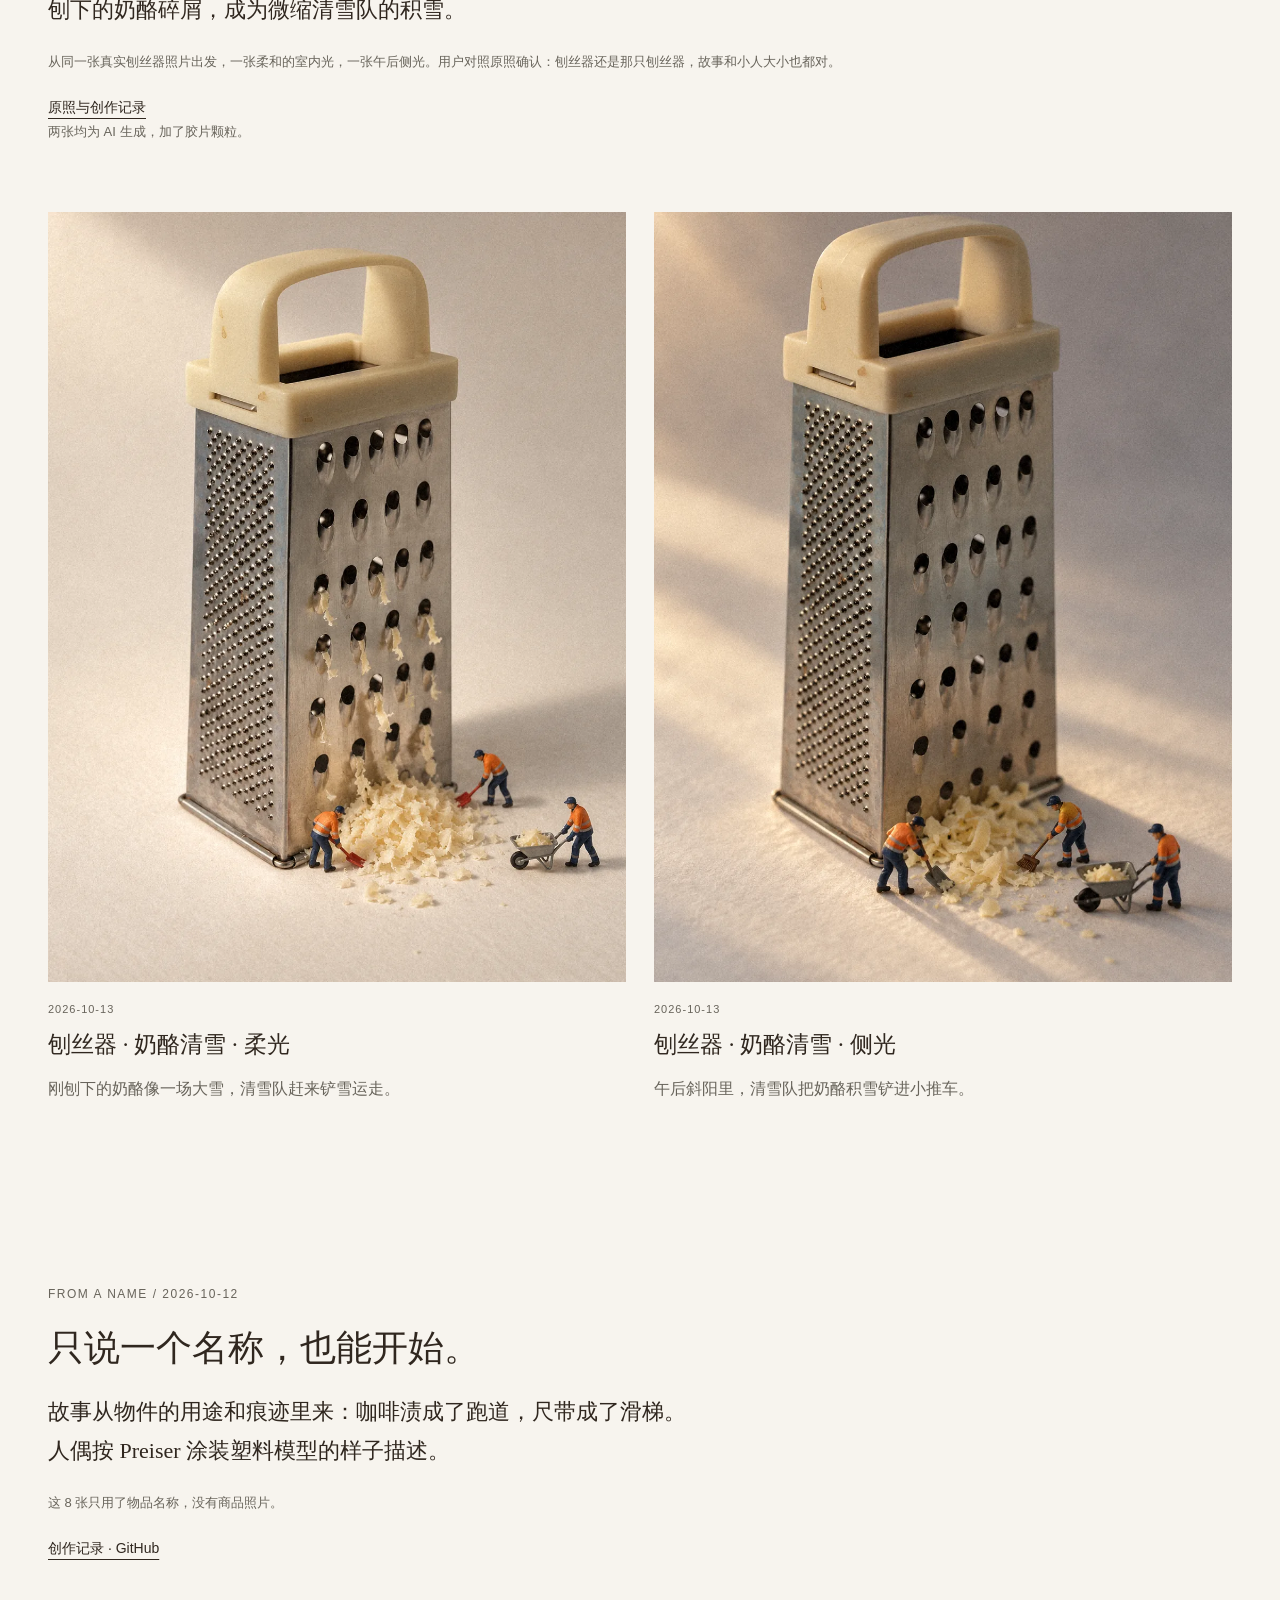
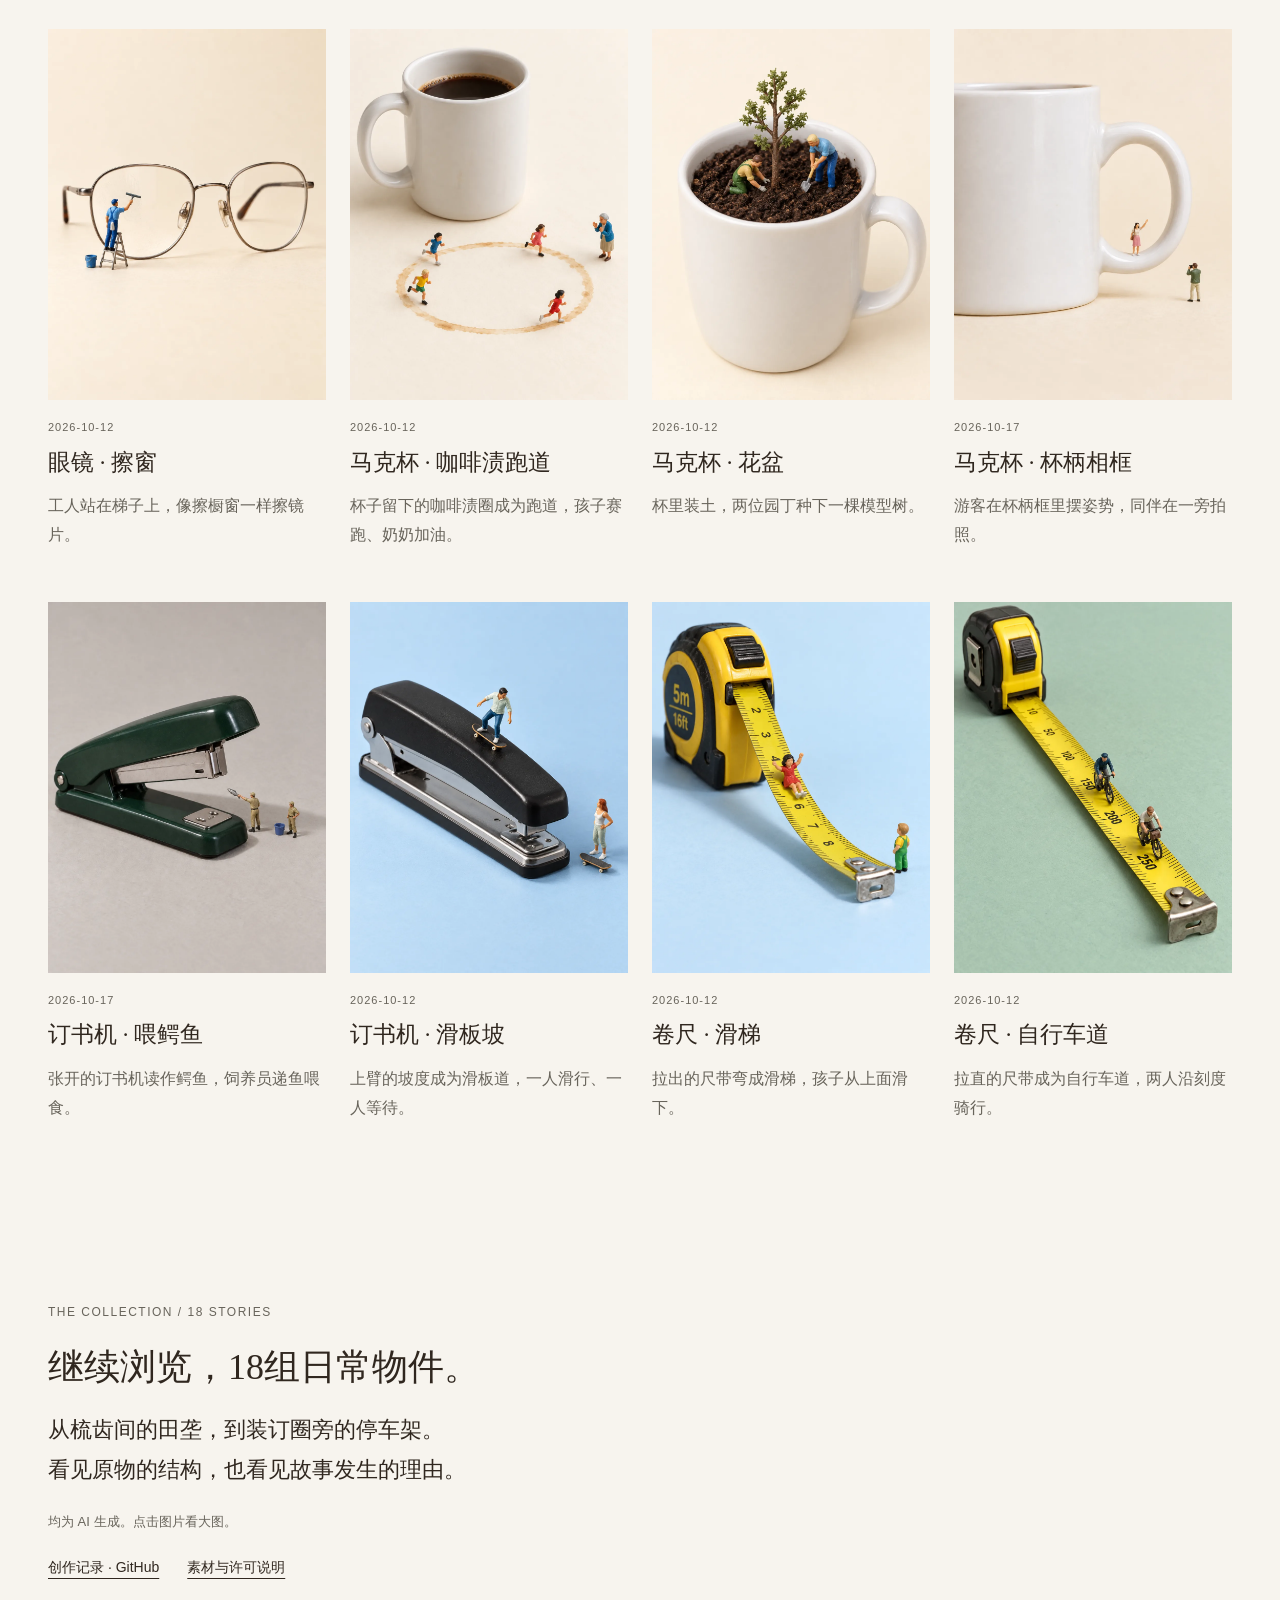
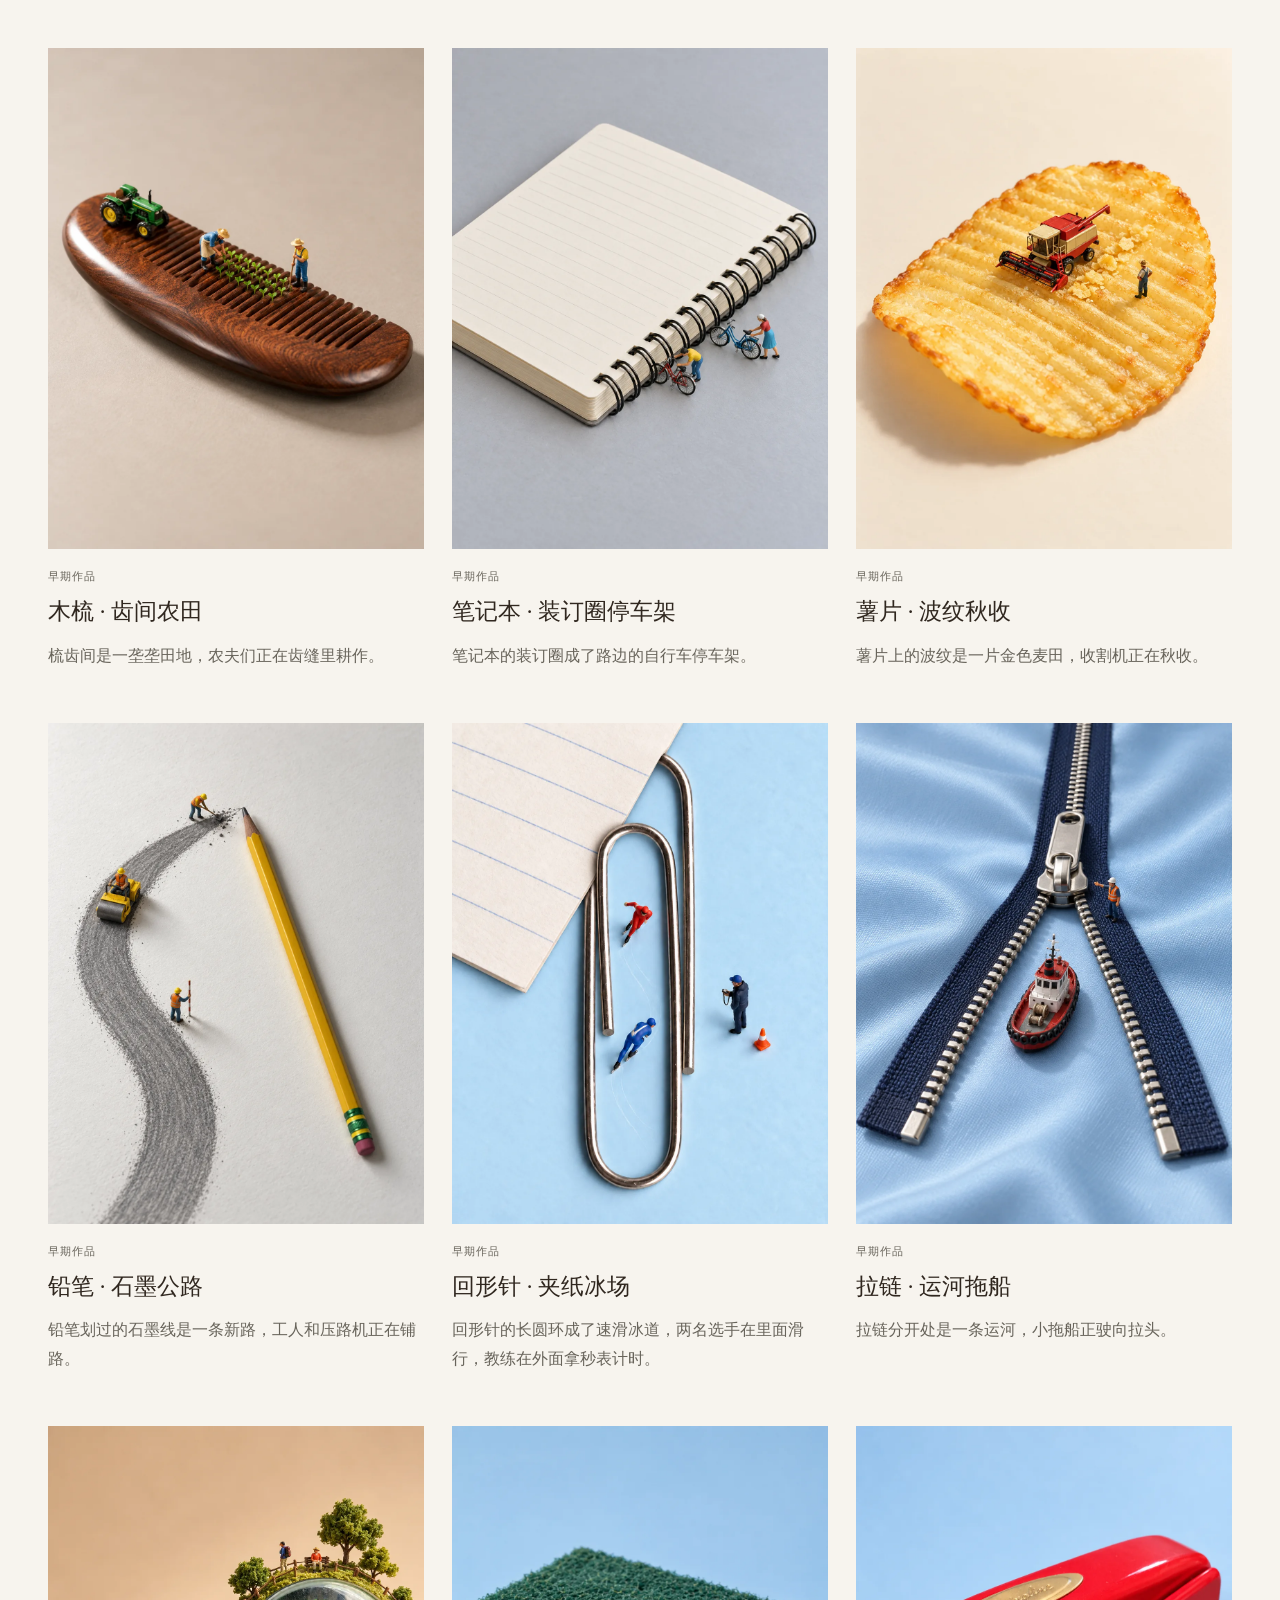
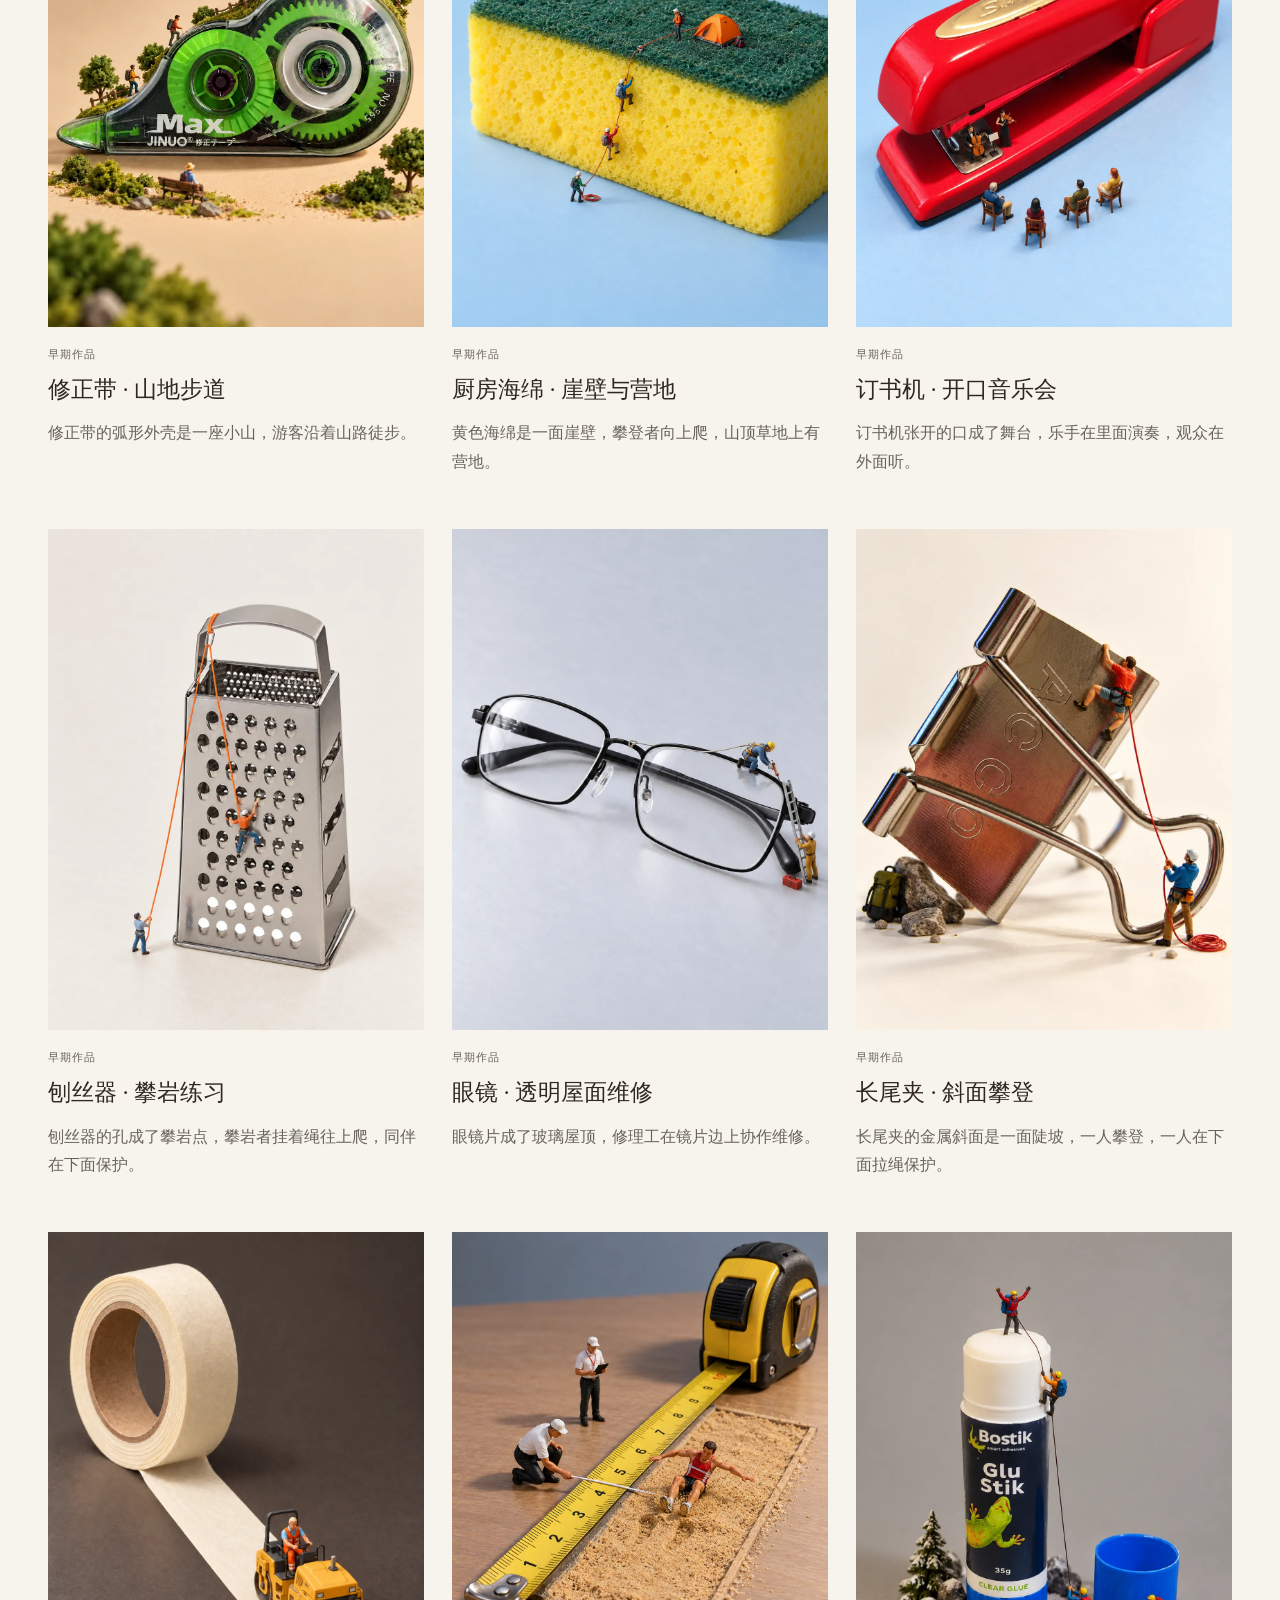
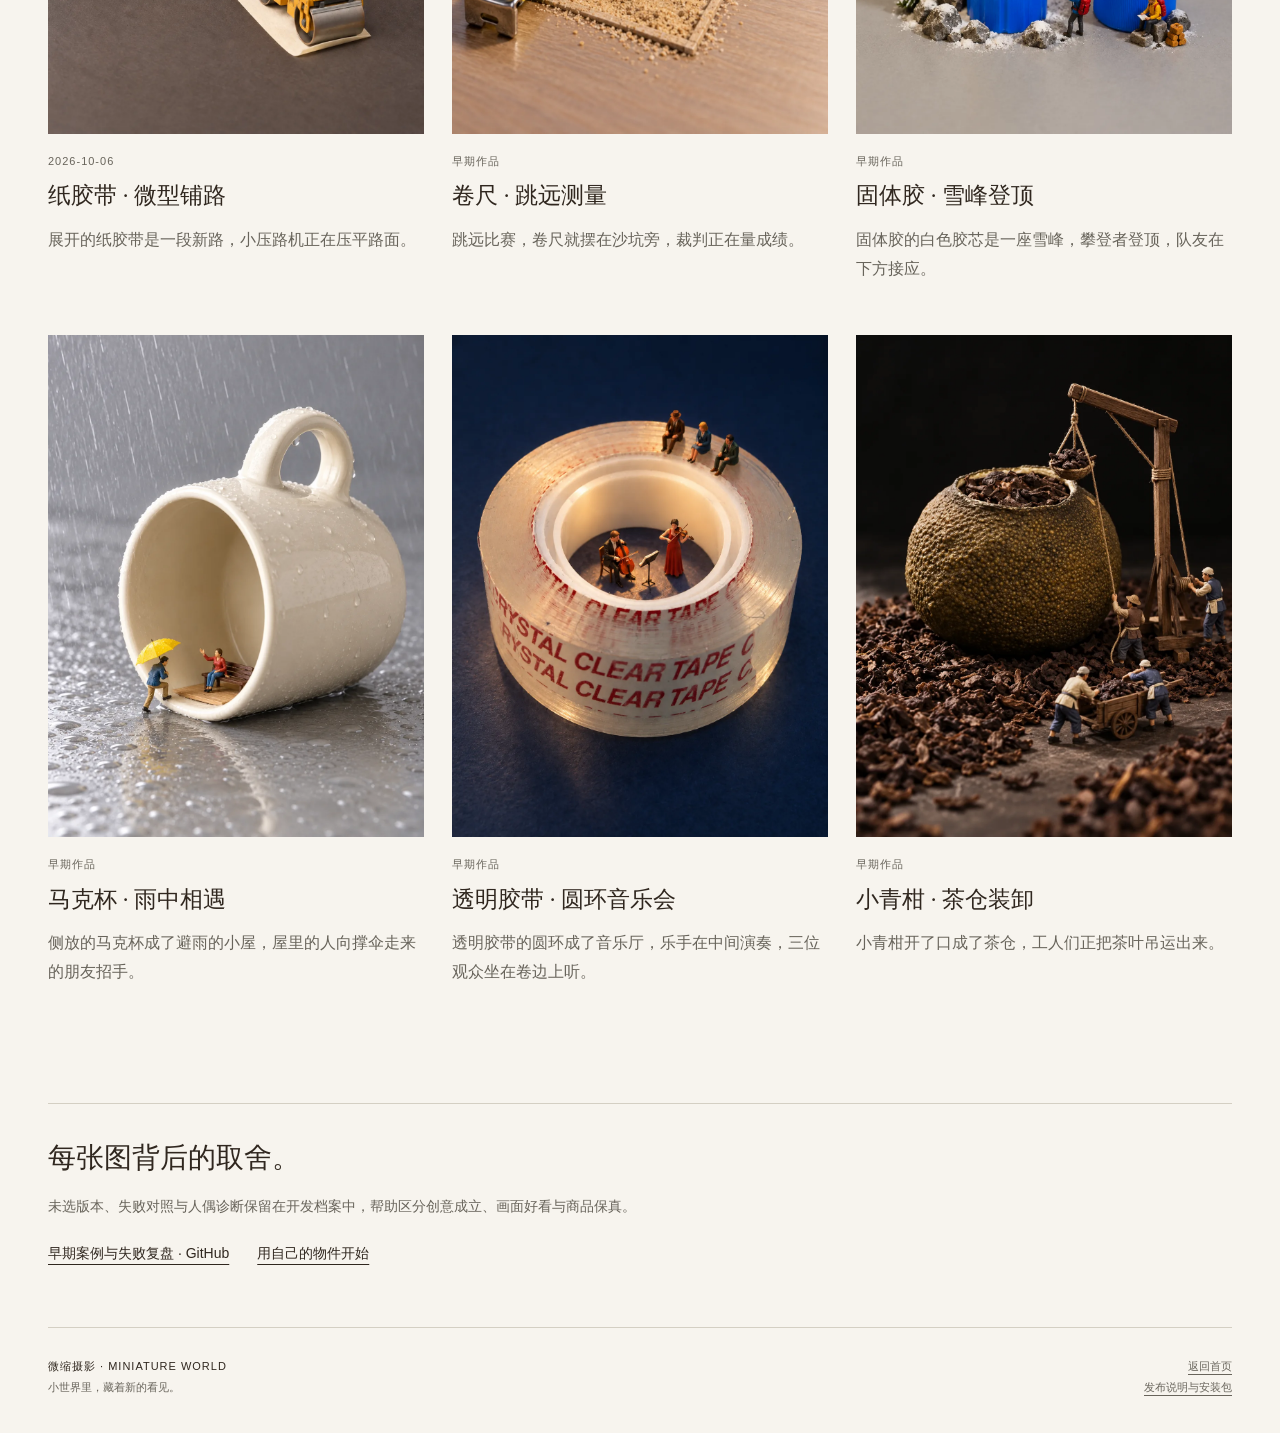
<file: site/gallery.html>
<!doctype html>
<html lang="zh-CN"><head><meta charset="utf-8"><meta name="viewport" content="width=device-width,initial-scale=1"><title>微缩摄影 Skill · 案例与教程</title><meta name="description" content="回形针跨栏、剪刀滑雪、冰格泳池……30 多件日常物件变成的小世界，以及橘子、遥控器、纸巾雪坡的制作教程。"><link rel="icon" href="data:image/svg+xml,%3Csvg xmlns=%22http://www.w3.org/2000/svg%22 viewBox=%220 0 32 32%22%3E%3Crect width=%2232%22 height=%2232%22 rx=%226%22 fill=%22%23344a31%22/%3E%3Ctext x=%2216%22 y=%2223%22 font-size=%2218%22 text-anchor=%22middle%22 fill=%22%23fff%22%3E%E5%BE%AE%3C/text%3E%3C/svg%3E"><link rel="stylesheet" href="style.css"><script src="script.js" defer></script><link rel="canonical" href="https://denggui-ai.github.io/create-miniature-world/site/gallery.html"><meta property="og:url" content="https://denggui-ai.github.io/create-miniature-world/site/gallery.html"><meta property="og:title" content="微缩摄影 Skill · 案例与教程"><meta property="og:description" content="30 多件日常物件变成的小世界，以及从照片到成图的制作教程。"><meta property="og:type" content="website"><meta property="og:image" content="https://denggui-ai.github.io/create-miniature-world/site/img/og-home.jpg"><meta name="twitter:card" content="summary_large_image"><meta name="twitter:title" content="微缩摄影 Skill · 案例与教程"><meta name="twitter:description" content="30 多件日常物件变成的小世界，以及从照片到成图的制作教程。"><meta name="twitter:image" content="https://denggui-ai.github.io/create-miniature-world/site/img/og-home.jpg"><meta property="og:image:alt" content="微缩摄影 Skill 案例展示"></head>
<body class="gallery-page"><a class="skip" href="#main">跳到案例</a><header class="header wrap"><a class="brand" href="zh/index.html" aria-label="微缩摄影首页"><span class="brand-cn">微缩摄影</span><span class="brand-en">MINIATURE WORLD · SKILL</span></a><nav aria-label="主导航"><a href="zh/index.html">返回首页</a><a class="nav-start" href="zh/index.html#start">开始使用</a><a href="zh/" lang="zh-CN">中文首页</a><a href="./" lang="en">English home</a><a href="ja/" lang="ja">日本語ホーム</a></nav></header>
<main id="main" class="wrap"><p class="small-note">部分案例含真实品牌标识，仅展示创意与生成边界，不代表品牌合作、背书或额外商用许可。<a href="https://github.com/denggui-ai/create-miniature-world/blob/main/THIRD_PARTY_NOTICES.md#品牌名称与案例用途">品牌与素材说明</a></p><section class="tutorial-entry" aria-labelledby="tutorial-title">
<div class="editorial-hero">
<div class="editorial-heading"><p class="eyebrow">01 / 二创实战 · 实验教程</p><h1 id="tutorial-title">一张抽纸，<br>变成一面雪坡。</h1></div>
<figure class="editorial-art"><a href="secondary-creation.html" aria-label="阅读二创实战：纸巾雪坡"><img src="img/tissue-ski-20261008.webp" width="1086" height="1448" alt="两位微缩滑雪者沿抽纸展开的薄纸雪坡滑行"></a><figcaption>纸巾雪坡 / 已有 AI 成图</figcaption></figure>
<div class="editorial-copy"><p class="editorial-lead">你给目标、素材与反馈。<br>让 Skill 把日常物件变成新的场景。</p><p>从白色薄纸的材质与弯折，发展出滑雪的片刻。原来的抽纸仍能认出，新的读法由动作显现。</p><a class="button primary" href="secondary-creation.html">看二创实战 →</a></div>
</div>
<section class="editorial-pair bridge-feature" aria-labelledby="bridge-title"><div class="editorial-heading"><p class="eyebrow">另一种入口 / 物件组合</p><h2 id="bridge-title">一本笔记本，<br>一座铅笔桥。</h2></div><div class="editorial-copy"><p>书沟成为浅谷，完整铅笔横跨其间。两个熟悉的物件，靠跨度与承托建立新的关系。</p><p class="evidence-note">只用文字描述生成。</p><a class="text-link" href="secondary-creation.html#bridge-case">看铅笔桥怎么成立 →</a></div><figure class="editorial-art"><a href="secondary-creation.html#bridge-case" aria-label="阅读铅笔桥案例"><img src="img/notebook-pencil-bridge-20261008.webp" width="1086" height="1448" alt="黄色铅笔横跨笔记本书沟，三位微缩行人站在笔杆上" loading="lazy"></a><figcaption>笔记本＋铅笔 / 已有 AI 成图</figcaption></figure></section>
<aside class="interpretation-entry" aria-labelledby="interpretation-title"><figure><a class="source-card" href="artwork-interpretation.html" aria-label="阅读作品解读：胶带座为什么能成为跑步机"><span class="eyebrow">田中达也原作</span><strong>Tape Runner</strong><span>文字解读 · 不转载原图</span></a></figure><div><p class="eyebrow">02 / 作品解读</p><h2 id="interpretation-title">胶带座为什么能成为跑步机？</h2><p>借田中达也的 Tape Runner，看懂结构、动作与摄影如何共同建立第二种读法。本页只做文字分析并链接官方原作。</p><a class="text-link" href="artwork-interpretation.html">阅读作品解读 →</a></div></aside><section class="editorial-pair bridge-feature" id="orange-tutorial" aria-labelledby="orange-tutorial-title"><div class="editorial-heading"><p class="eyebrow">真实过程教程 / 2026-10-15</p><h2 id="orange-tutorial-title">一颗橘子，<br>一场行星考察。</h2></div><div class="editorial-copy"><p>从日常实拍选材，比较行星考察与保龄球两案，再用一次编辑缩小人物和车。</p><p class="evidence-note">用户看图说：“大小合适，故事清楚。”教程保留了修改前后的对照。</p><a class="button primary" href="orange.html">看橘子完整过程 →</a></div><figure class="editorial-art"><a href="orange.html#edit" aria-label="查看橘子人物缩小前后对照"><img src="img/orange-a-edited-20261015.webp" width="1086" height="1448" alt="微小宇航员与探测车在完整橘子浅蒂痕旁考察" loading="lazy"></a><figcaption>A 行星考察 / 一次编辑后的结果</figcaption></figure></section><section class="editorial-pair bridge-feature" id="remote-test" aria-labelledby="remote-test-title"><div class="editorial-heading"><p class="eyebrow">真实参考实测 / 2026-10-14</p><h2 id="remote-test-title">一张遥控器照片，<br>两个微缩场景。</h2></div><div class="editorial-copy"><p>原照、两张After与具体偏差放在一起：上传照片，选案生成，再对照屏幕、按键和人物接触。</p><p class="evidence-note">上传一张实拍照片，选一个创意，生成两张。</p><a class="button primary" href="remote-control.html">看遥控器实测教程 →</a></div><figure class="editorial-art"><a href="remote-control.html#comparison" aria-label="查看遥控器Before与After"><img src="img/remote-cycling-finish-20261014.webp" width="1086" height="1448" alt="三位微缩骑车人在遥控器节能圆键周围的弧形按键上" loading="lazy"></a><figcaption>真实参考输入 / AI生成＋颗粒后期</figcaption></figure></section></section><section class="gallery-intro" id="picture-card" aria-labelledby="picture-card-title"><p class="eyebrow">NEW WORK / 2026-10</p><h2 id="picture-card-title">最新作品，6 张。</h2><p class="gallery-lead">回形针成了跨栏，剪刀的柄环成了跑道。<br>每张都先想好画面：谁在做什么，物件的哪个部分成了什么。</p><p class="small-note">均为 AI 制作，每张只出 1 次图。</p><div class="gallery-links"><a class="text-link" href="https://github.com/denggui-ai/create-miniature-world/blob/main/examples/PICTURE_CARD_CASES_20261021.md">创作记录 · GitHub</a> <a class="text-link" href="https://github.com/denggui-ai/create-miniature-world/blob/main/examples/PLANNING_PHOTOGRAPHY_CASES_20261019.md">冰格与榨汁器取舍 · GitHub</a></div></section><section class="gallery-grid latest-grid v02-grid" aria-label="图卡版新作"><article class="story gallery-card" id="v02-paperclip-hurdles-20261020"><button class="image-button" type="button" data-image="img/paperclip-hurdles-20261020.webp" data-caption="回形针 · 跨栏赛｜运动会跨栏决赛，三枚回形针立成栏架。领跑的已经腾空，后面两人紧追。" aria-label="放大回形针 · 跨栏赛"><img src="img/paperclip-hurdles-20261020.webp" alt="回形针 · 跨栏赛：三枚立起的回形针成了跨栏，小跑者腾空跨栏" width="1254" height="1254" loading="lazy" decoding="async"></button><p class="case-number">2026-10-20</p><h2>回形针 · 跨栏赛</h2><p>运动会跨栏决赛，三枚回形针立成栏架。领跑的已经腾空，后面两人紧追。</p></article><article class="story gallery-card" id="v02-grater-capsule-climb-20261020"><button class="image-button" type="button" data-image="img/grater-capsule-climb-20261020.webp" data-caption="刨丝器 · 孔洞旅馆｜一个孔一间房的孔洞旅馆：有人架梯探进房间，有人坐在孔里看书，楼下的旅客拎着行李抬头看。" aria-label="放大刨丝器 · 孔洞旅馆"><img src="img/grater-capsule-climb-20261020.webp" style="object-position:50% 78%" alt="刨丝器 · 孔洞旅馆：直立刨丝器的孔成了一格格房间，小人架梯攀爬入住" width="1024" height="1536" loading="lazy" decoding="async"></button><p class="case-number">2026-10-20</p><h2>刨丝器 · 孔洞旅馆</h2><p>一个孔一间房的孔洞旅馆：有人架梯探进房间，有人坐在孔里看书，楼下的旅客拎着行李抬头看。</p></article><article class="story gallery-card" id="v02-scissors-handle-relay-20261021"><button class="image-button" type="button" data-image="img/scissors-handle-relay-20261021.webp" data-caption="剪刀 · 柄环接力｜剪刀柄环上的接力赛，选手沿着环形跑道冲向终点。" aria-label="放大剪刀 · 柄环接力"><img src="img/scissors-handle-relay-20261021.webp" alt="剪刀 · 柄环接力：剪刀黑色柄环成了环形跑道，小跑者接力" width="1254" height="1254" loading="lazy" decoding="async"></button><p class="case-number">2026-10-21</p><h2>剪刀 · 柄环接力</h2><p>剪刀柄环上的接力赛，选手沿着环形跑道冲向终点。</p></article><article class="story gallery-card" id="v02-scissors-blade-ski-20261021"><button class="image-button" type="button" data-image="img/scissors-blade-ski-20261021.webp" data-caption="剪刀 · 刀面滑雪｜刀面上新开的雪道。单板滑雪的人一路刻出雪痕，同伴拄着雪杖在刀轴旁等他。" aria-label="放大剪刀 · 刀面滑雪"><img src="img/scissors-blade-ski-20261021.webp" alt="剪刀 · 刀面滑雪：剪刀刀面成了雪坡，小人踩滑雪板滑下" width="1254" height="1254" loading="lazy" decoding="async"></button><p class="case-number">2026-10-21</p><h2>剪刀 · 刀面滑雪</h2><p>刀面上新开的雪道。单板滑雪的人一路刻出雪痕，同伴拄着雪杖在刀轴旁等他。</p></article><article class="story gallery-card" id="v02-ice-tray-private-pools-20261019"><button class="image-button" type="button" data-image="img/ice-tray-private-pools-20261019.webp" data-caption="冰格 · 一人一池｜度假酒店的豪华房型：每位客人一个私人泳池，谁也不挤谁。" aria-label="放大冰格 · 一人一池"><img src="img/ice-tray-private-pools-20261019.webp" alt="冰格 · 一人一池：浅绿冰格三个相邻水格各有一位泳客" width="1086" height="1448" loading="lazy" decoding="async"></button><p class="case-number">2026-10-19</p><h2>冰格 · 一人一池</h2><p>度假酒店的豪华房型：每位客人一个私人泳池，谁也不挤谁。</p></article><article class="story gallery-card" id="v02-citrus-squeezer-basketball-20261018"><button class="image-button" type="button" data-image="img/citrus-squeezer-basketball-20261018.webp" data-caption="榨汁器 · 挂孔篮筐｜柠檬味的球场。最后一秒出手，球正悬在挂孔篮筐上方。" aria-label="放大榨汁器 · 挂孔篮筐"><img src="img/citrus-squeezer-basketball-20261018.webp" alt="榨汁器 · 挂孔篮筐：模型球员将篮球投向榨汁器的水平挂孔" width="1086" height="1448" loading="lazy" decoding="async"></button><p class="case-number">2026-10-18</p><h2>榨汁器 · 挂孔篮筐</h2><p>柠檬味的球场。最后一秒出手，球正悬在挂孔篮筐上方。</p></article></section><section class="gallery-intro" id="verified" aria-labelledby="verified-title"><p class="eyebrow">FROM A REAL PHOTO / 2026-10-13</p><h2 id="verified-title">一张刨丝器照片，两场清雪。</h2><p class="gallery-lead">刨下的奶酪碎屑，成为微缩清雪队的积雪。</p><p class="small-note">从同一张真实刨丝器照片出发，一张柔和的室内光，一张午后侧光。用户对照原照确认：刨丝器还是那只刨丝器，故事和小人大小也都对。</p><div class="gallery-links"><a class="text-link" href="https://github.com/denggui-ai/create-miniature-world/blob/main/examples/GRATER_VALIDATION_20261013.md">原照与创作记录</a></div><p class="small-note">两张均为 AI 生成，加了胶片颗粒。</p></section><section class="gallery-grid verified-grid" aria-label="2026-10-13真实参考验证"><article class="story gallery-card" id="grater-tanaka"><button class="image-button" type="button" data-image="img/grater-tanaka-finish-20261013.webp" data-caption="刨丝器 · 奶酪清雪 · 柔光｜刚刨下的奶酪像一场大雪，清雪队赶来铲雪运走。" aria-label="放大刨丝器奶酪清雪·柔光"><img src="img/grater-tanaka-finish-20261013.webp" alt="微缩工人在米色把手刨丝器旁清理奶酪碎屑" width="1086" height="1448" loading="lazy" decoding="async"></button><p class="case-number">2026-10-13</p><h2>刨丝器 · 奶酪清雪 · 柔光</h2><p>刚刨下的奶酪像一场大雪，清雪队赶来铲雪运走。</p></article><article class="story gallery-card" id="grater-real-light"><button class="image-button" type="button" data-image="img/grater-real-light-finish-20261013.webp" data-caption="刨丝器 · 奶酪清雪 · 侧光｜午后斜阳里，清雪队把奶酪积雪铲进小推车。" aria-label="放大刨丝器奶酪清雪·侧光"><img src="img/grater-real-light-finish-20261013.webp" alt="微缩工人在米色把手刨丝器旁清理奶酪碎屑" width="1086" height="1448" loading="lazy" decoding="async"></button><p class="case-number">2026-10-13</p><h2>刨丝器 · 奶酪清雪 · 侧光</h2><p>午后斜阳里，清雪队把奶酪积雪铲进小推车。</p></article></section><section class="gallery-intro" id="latest" aria-labelledby="latest-title"><p class="eyebrow">FROM A NAME / 2026-10-12</p><h2 id="latest-title">只说一个名称，也能开始。</h2><p class="gallery-lead">故事从物件的用途和痕迹里来：咖啡渍成了跑道，尺带成了滑梯。<br>人偶按 Preiser 涂装塑料模型的样子描述。</p><p class="small-note">这 8 张只用了物品名称，没有商品照片。</p><div class="gallery-links"><a class="text-link" href="https://github.com/denggui-ai/create-miniature-world/blob/main/examples/SELECTED.md#2026-10-12-新测试案例8-张">创作记录 · GitHub</a></div></section><section class="gallery-grid latest-grid" aria-label="2026-10-12 新测试案例"><article class="story gallery-card" id="n-glasses-window-cleaner"><button class="image-button" type="button" data-image="img/glasses-window-cleaner-20261012.webp" data-caption="眼镜 · 擦窗｜工人站在梯子上，像擦橱窗一样擦镜片。" aria-label="放大眼镜 · 擦窗"><img src="img/glasses-window-cleaner-20261012.webp" alt="眼镜 · 擦窗：微缩擦窗工人站在梯子上擦眼镜镜片，旁边放着小水桶" width="1086" height="1448" loading="lazy" decoding="async"></button><p class="case-number">2026-10-12</p><h2>眼镜 · 擦窗</h2><p>工人站在梯子上，像擦橱窗一样擦镜片。</p></article><article class="story gallery-card" id="n-mug-coffee-ring-track"><button class="image-button" type="button" data-image="img/mug-coffee-ring-track-20261012.webp" data-caption="马克杯 · 咖啡渍跑道｜杯子留下的咖啡渍圈成为跑道，孩子赛跑、奶奶加油。" aria-label="放大马克杯 · 咖啡渍跑道"><img src="img/mug-coffee-ring-track-20261012.webp" alt="马克杯 · 咖啡渍跑道：白色马克杯旁的咖啡渍圈上，四个微缩孩子赛跑，奶奶在圈外加油" width="1086" height="1448" loading="lazy" decoding="async"></button><p class="case-number">2026-10-12</p><h2>马克杯 · 咖啡渍跑道</h2><p>杯子留下的咖啡渍圈成为跑道，孩子赛跑、奶奶加油。</p></article><article class="story gallery-card" id="n-mug-planter"><button class="image-button" type="button" data-image="img/mug-planter-20261012.webp" data-caption="马克杯 · 花盆｜杯里装土，两位园丁种下一棵模型树。" aria-label="放大马克杯 · 花盆"><img src="img/mug-planter-20261012.webp" alt="马克杯 · 花盆：装满土的白色马克杯里，两位微缩园丁种一棵小树" width="1086" height="1448" loading="lazy" decoding="async"></button><p class="case-number">2026-10-12</p><h2>马克杯 · 花盆</h2><p>杯里装土，两位园丁种下一棵模型树。</p></article><article class="story gallery-card" id="n-mug-handle-photo-frame"><button class="image-button" type="button" data-image="img/mug-handle-photo-frame-smaller-20261017.webp" data-caption="马克杯 · 杯柄相框｜游客在杯柄框里摆姿势，同伴在一旁拍照。" aria-label="放大马克杯 · 杯柄相框"><img src="img/mug-handle-photo-frame-smaller-20261017.webp" alt="马克杯 · 杯柄相框：微缩游客站在马克杯杯柄圈里挥手，同伴举相机拍照" width="1086" height="1448" loading="lazy" decoding="async"></button><p class="case-number">2026-10-17</p><h2>马克杯 · 杯柄相框</h2><p>游客在杯柄框里摆姿势，同伴在一旁拍照。</p></article><article class="story gallery-card" id="n-stapler-crocodile-feeding"><button class="image-button" type="button" data-image="img/stapler-crocodile-feeding-smaller-20261017.webp" data-caption="订书机 · 喂鳄鱼｜张开的订书机读作鳄鱼，饲养员递鱼喂食。" aria-label="放大订书机 · 喂鳄鱼"><img src="img/stapler-crocodile-feeding-smaller-20261017.webp" alt="订书机 · 喂鳄鱼：两位微缩饲养员站在张开的绿色订书机前，一人递鱼喂食" width="1086" height="1448" loading="lazy" decoding="async"></button><p class="case-number">2026-10-17</p><h2>订书机 · 喂鳄鱼</h2><p>张开的订书机读作鳄鱼，饲养员递鱼喂食。</p></article><article class="story gallery-card" id="n-stapler-skate-slope"><button class="image-button" type="button" data-image="img/stapler-skate-slope-20261012.webp" data-caption="订书机 · 滑板坡｜上臂的坡度成为滑板道，一人滑行、一人等待。" aria-label="放大订书机 · 滑板坡"><img src="img/stapler-skate-slope-20261012.webp" alt="订书机 · 滑板坡：微缩少年在黑色订书机上臂滑板，另一人拿着滑板在旁等待" width="1086" height="1448" loading="lazy" decoding="async"></button><p class="case-number">2026-10-12</p><h2>订书机 · 滑板坡</h2><p>上臂的坡度成为滑板道，一人滑行、一人等待。</p></article><article class="story gallery-card" id="n-tape-measure-slide"><button class="image-button" type="button" data-image="img/tape-measure-slide-20261012.webp" data-caption="卷尺 · 滑梯｜拉出的尺带弯成滑梯，孩子从上面滑下。" aria-label="放大卷尺 · 滑梯"><img src="img/tape-measure-slide-20261012.webp" alt="卷尺 · 滑梯：黄色卷尺拉出的尺带弯成滑梯，微缩女孩从上面滑下" width="1086" height="1448" loading="lazy" decoding="async"></button><p class="case-number">2026-10-12</p><h2>卷尺 · 滑梯</h2><p>拉出的尺带弯成滑梯，孩子从上面滑下。</p></article><article class="story gallery-card" id="n-tape-measure-cycleway"><button class="image-button" type="button" data-image="img/tape-measure-cycleway-20261012.webp" data-caption="卷尺 · 自行车道｜拉直的尺带成为自行车道，两人沿刻度骑行。" aria-label="放大卷尺 · 自行车道"><img src="img/tape-measure-cycleway-20261012.webp" alt="卷尺 · 自行车道：拉直的黄色卷尺尺带上，两位微缩骑手骑自行车" width="1086" height="1448" loading="lazy" decoding="async"></button><p class="case-number">2026-10-12</p><h2>卷尺 · 自行车道</h2><p>拉直的尺带成为自行车道，两人沿刻度骑行。</p></article></section><section class="gallery-intro"><p class="eyebrow">THE COLLECTION / 18 STORIES</p><h2>继续浏览，18组日常物件。</h2><p class="gallery-lead">从梳齿间的田垄，到装订圈旁的停车架。<br>看见原物的结构，也看见故事发生的理由。</p><p class="small-note">均为 AI 生成。点击图片看大图。</p><div class="gallery-links"><a class="text-link" href="https://github.com/denggui-ai/create-miniature-world/blob/main/examples/SELECTED.md">创作记录 · GitHub</a><a class="text-link" href="https://github.com/denggui-ai/create-miniature-world/blob/main/THIRD_PARTY_NOTICES.md">素材与许可说明</a></div></section>
<section class="gallery-grid" aria-label="18组产品代表案例">
<article class="story gallery-card" id="g23"><button class="image-button" type="button" data-image="img/comb-farm.webp" data-caption="木梳 · 齿间农田｜梳齿间是一垄垄田地，农夫们正在齿缝里耕作。" aria-label="放大木梳 · 齿间农田"><img src="img/comb-farm.webp" alt="木梳 · 齿间农田：平行梳齿如田垄，人物与农具沿齿隙劳动。" width="1086" height="1448" loading="lazy" decoding="async"></button><p class="case-number">早期作品</p><h2>木梳 · 齿间农田</h2><p>梳齿间是一垄垄田地，农夫们正在齿缝里耕作。</p></article>
<article class="story gallery-card" id="g30"><button class="image-button" type="button" data-image="img/notebook-bike-rack.webp" data-caption="笔记本 · 装订圈停车架｜笔记本的装订圈成了路边的自行车停车架。" aria-label="放大笔记本 · 装订圈停车架"><img src="img/notebook-bike-rack.webp" alt="笔记本 · 装订圈停车架：自行车靠近金属装订圈，真实结构承担车架角色。" width="1086" height="1448" loading="lazy" decoding="async"></button><p class="case-number">早期作品</p><h2>笔记本 · 装订圈停车架</h2><p>笔记本的装订圈成了路边的自行车停车架。</p></article>
<article class="story gallery-card" id="g68"><button class="image-button" type="button" data-image="img/potato-chip-harvest.webp" data-caption="薯片 · 波纹秋收｜薯片上的波纹是一片金色麦田，收割机正在秋收。" aria-label="放大薯片 · 波纹秋收"><img src="img/potato-chip-harvest.webp" alt="薯片 · 波纹秋收：波纹纹理如田垄，收割机和人物使联想显现。" width="1086" height="1448" loading="lazy" decoding="async"></button><p class="case-number">早期作品</p><h2>薯片 · 波纹秋收</h2><p>薯片上的波纹是一片金色麦田，收割机正在秋收。</p></article>
<article class="story gallery-card" id="g56"><button class="image-button" type="button" data-image="img/pencil-road.webp" data-caption="铅笔 · 石墨公路｜铅笔划过的石墨线是一条新路，工人和压路机正在铺路。" aria-label="放大铅笔 · 石墨公路"><img src="img/pencil-road.webp" alt="铅笔 · 石墨公路：铅笔留下的石墨痕迹成为道路，工人和压路机参与铺筑。" width="1086" height="1448" loading="lazy" decoding="async"></button><p class="case-number">早期作品</p><h2>铅笔 · 石墨公路</h2><p>铅笔划过的石墨线是一条新路，工人和压路机正在铺路。</p></article>
<article class="story gallery-card" id="g46"><button class="image-button" type="button" data-image="img/paperclip-paper-after.webp" data-caption="回形针 · 夹纸冰场｜回形针的长圆环成了速滑冰道，两名选手在里面滑行，教练在外面拿秒表计时。" aria-label="放大回形针 · 夹纸冰场"><img src="img/paperclip-paper-after.webp" alt="回形针 · 夹纸冰场：纸张维持夹持身份，长圆回折围出滑行路径。" width="1086" height="1448" loading="lazy" decoding="async"></button><p class="case-number">早期作品</p><h2>回形针 · 夹纸冰场</h2><p>回形针的长圆环成了速滑冰道，两名选手在里面滑行，教练在外面拿秒表计时。</p></article>
<article class="story gallery-card" id="g69"><button class="image-button" type="button" data-image="img/zipper-canal.webp" data-caption="拉链 · 运河拖船｜拉链分开处是一条运河，小拖船正驶向拉头。" aria-label="放大拉链 · 运河拖船"><img src="img/zipper-canal.webp" alt="拉链 · 运河拖船：拉链分叉与布面构成水道，拖船驶向开合交界。" width="1086" height="1448" loading="lazy" decoding="async"></button><p class="case-number">早期作品</p><h2>拉链 · 运河拖船</h2><p>拉链分开处是一条运河，小拖船正驶向拉头。</p></article>
<article class="story gallery-card" id="g52"><button class="image-button" type="button" data-image="img/correction-tape-hiking.webp" data-caption="修正带 · 山地步道｜修正带的弧形外壳是一座小山，游客沿着山路徒步。" aria-label="放大修正带 · 山地步道"><img src="img/correction-tape-hiking.webp" alt="修正带 · 山地步道：弧形外壳形成起伏山路，微缩游客沿路游览。" width="1087" height="1447" loading="lazy" decoding="async"></button><p class="case-number">早期作品</p><h2>修正带 · 山地步道</h2><p>修正带的弧形外壳是一座小山，游客沿着山路徒步。</p></article>
<article class="story gallery-card" id="g70"><button class="image-button" type="button" data-image="img/sponge-climbing.webp" data-caption="厨房海绵 · 崖壁与营地｜黄色海绵是一面崖壁，攀登者向上爬，山顶草地上有营地。" aria-label="放大厨房海绵 · 崖壁与营地"><img src="img/sponge-climbing.webp" alt="厨房海绵 · 崖壁与营地：黄色孔隙如崖壁，绿色表面如草地，攀登通往营地。" width="1086" height="1448" loading="lazy" decoding="async"></button><p class="case-number">早期作品</p><h2>厨房海绵 · 崖壁与营地</h2><p>黄色海绵是一面崖壁，攀登者向上爬，山顶草地上有营地。</p></article>
<article class="story gallery-card" id="g65"><button class="image-button" type="button" data-image="img/stapler-concert.webp" data-caption="订书机 · 开口音乐会｜订书机张开的口成了舞台，乐手在里面演奏，观众在外面听。" aria-label="放大订书机 · 开口音乐会"><img src="img/stapler-concert.webp" alt="订书机 · 开口音乐会：开口遮盖演奏者，外侧观众朝向演出位置。" width="1086" height="1448" loading="lazy" decoding="async"></button><p class="case-number">早期作品</p><h2>订书机 · 开口音乐会</h2><p>订书机张开的口成了舞台，乐手在里面演奏，观众在外面听。</p></article>
<article class="story gallery-card" id="g15"><button class="image-button" type="button" data-image="img/grater-climbing.webp" data-caption="刨丝器 · 攀岩练习｜刨丝器的孔成了攀岩点，攀岩者挂着绳往上爬，同伴在下面保护。" aria-label="放大刨丝器 · 攀岩练习"><img src="img/grater-climbing.webp" alt="刨丝器 · 攀岩练习：真实刨孔成为攀点，顶部绳索与地面保护者构成关系。" width="1086" height="1448" loading="lazy" decoding="async"></button><p class="case-number">早期作品</p><h2>刨丝器 · 攀岩练习</h2><p>刨丝器的孔成了攀岩点，攀岩者挂着绳往上爬，同伴在下面保护。</p></article>
<article class="story gallery-card" id="g05"><button class="image-button" type="button" data-image="img/glasses-roof-repair.webp" data-caption="眼镜 · 透明屋面维修｜眼镜片成了玻璃屋顶，修理工在镜片边上协作维修。" aria-label="放大眼镜 · 透明屋面维修"><img src="img/glasses-roof-repair.webp" alt="眼镜 · 透明屋面维修：倾斜镜片如玻璃屋面，人物在边缘协作维修。" width="1086" height="1448" loading="lazy" decoding="async"></button><p class="case-number">早期作品</p><h2>眼镜 · 透明屋面维修</h2><p>眼镜片成了玻璃屋顶，修理工在镜片边上协作维修。</p></article>
<article class="story gallery-card" id="g64"><button class="image-button" type="button" data-image="img/binder-clip-climbing.webp" data-caption="长尾夹 · 斜面攀登｜长尾夹的金属斜面是一面陡坡，一人攀登，一人在下面拉绳保护。" aria-label="放大长尾夹 · 斜面攀登"><img src="img/binder-clip-climbing.webp" alt="长尾夹 · 斜面攀登：金属斜面成为攀登面，双人通过绳索协作。" width="1086" height="1448" loading="lazy" decoding="async"></button><p class="case-number">早期作品</p><h2>长尾夹 · 斜面攀登</h2><p>长尾夹的金属斜面是一面陡坡，一人攀登，一人在下面拉绳保护。</p></article>
<article class="story gallery-card" id="paper-tape-road"><button class="image-button" type="button" data-image="img/paper-tape-road-roller-v2.webp" data-caption="纸胶带 · 微型铺路｜展开的纸胶带是一段新路，小压路机正在压平路面。" aria-label="放大纸胶带 · 微型铺路"><img src="img/paper-tape-road-roller-v2.webp" alt="AI微缩示意：展开的米白纸胶带上，一名司机驾驶黄色压路机沿条带碾压。" width="1086" height="1448" loading="lazy" decoding="async"></button><p class="case-number">2026-10-06</p><h2>纸胶带 · 微型铺路</h2><p>展开的纸胶带是一段新路，小压路机正在压平路面。</p></article>
<article class="story gallery-card" id="g60"><button class="image-button" type="button" data-image="img/tape-measure-jump.webp" data-caption="卷尺 · 跳远测量｜跳远比赛，卷尺就摆在沙坑旁，裁判正在量成绩。" aria-label="放大卷尺 · 跳远测量"><img src="img/tape-measure-jump.webp" alt="卷尺 · 跳远测量：卷尺的测量用途与沙坑、运动员、裁判形成联系。" width="1086" height="1448" loading="lazy" decoding="async"></button><p class="case-number">早期作品</p><h2>卷尺 · 跳远测量</h2><p>跳远比赛，卷尺就摆在沙坑旁，裁判正在量成绩。</p></article>
<article class="story gallery-card" id="g50"><button class="image-button" type="button" data-image="img/glue-stick-summit.webp" data-caption="固体胶 · 雪峰登顶｜固体胶的白色胶芯是一座雪峰，攀登者登顶，队友在下方接应。" aria-label="放大固体胶 · 雪峰登顶"><img src="img/glue-stick-summit.webp" alt="固体胶 · 雪峰登顶：白色胶芯如山顶，攀登者抵达顶部、队友在下方协作。" width="1086" height="1448" loading="lazy" decoding="async"></button><p class="case-number">早期作品</p><h2>固体胶 · 雪峰登顶</h2><p>固体胶的白色胶芯是一座雪峰，攀登者登顶，队友在下方接应。</p></article>
<article class="story gallery-card" id="g19"><button class="image-button" type="button" data-image="img/mug-rain-shelter.webp" data-caption="马克杯 · 雨中相遇｜侧放的马克杯成了避雨的小屋，屋里的人向撑伞走来的朋友招手。" aria-label="放大马克杯 · 雨中相遇"><img src="img/mug-rain-shelter.webp" alt="马克杯 · 雨中相遇：侧放杯腔容纳避雨者，人物招呼持伞来者。" width="1086" height="1448" loading="lazy" decoding="async"></button><p class="case-number">早期作品</p><h2>马克杯 · 雨中相遇</h2><p>侧放的马克杯成了避雨的小屋，屋里的人向撑伞走来的朋友招手。</p></article>
<article class="story gallery-card" id="g54"><button class="image-button" type="button" data-image="img/clear-tape-concert.webp" data-caption="透明胶带 · 圆环音乐会｜透明胶带的圆环成了音乐厅，乐手在中间演奏，三位观众坐在卷边上听。" aria-label="放大透明胶带 · 圆环音乐会"><img src="img/clear-tape-concert.webp" alt="透明胶带 · 圆环音乐会：中空圆环容纳演奏者，卷边成为观众席。" width="1086" height="1448" loading="lazy" decoding="async"></button><p class="case-number">早期作品</p><h2>透明胶带 · 圆环音乐会</h2><p>透明胶带的圆环成了音乐厅，乐手在中间演奏，三位观众坐在卷边上听。</p></article>
<article class="story gallery-card" id="g58"><button class="image-button" type="button" data-image="img/citrus-tea-loading.webp" data-caption="小青柑 · 茶仓装卸｜小青柑开了口成了茶仓，工人们正把茶叶吊运出来。" aria-label="放大小青柑 · 茶仓装卸"><img src="img/citrus-tea-loading.webp" alt="小青柑 · 茶仓装卸：柑皮开口成为仓口，人物吊运真实内容物茶叶。" width="1086" height="1448" loading="lazy" decoding="async"></button><p class="case-number">早期作品</p><h2>小青柑 · 茶仓装卸</h2><p>小青柑开了口成了茶仓，工人们正把茶叶吊运出来。</p></article>
</section><aside class="gallery-notes"><h2>每张图背后的取舍。</h2><p>未选版本、失败对照与人偶诊断保留在开发档案中，帮助区分创意成立、画面好看与商品保真。</p><div class="gallery-links"><a class="text-link" href="https://github.com/denggui-ai/create-miniature-world/blob/main/examples/CASES.md">早期案例与失败复盘 · GitHub</a><a class="text-link" href="zh/index.html#start">用自己的物件开始</a></div></aside></main>
<footer class="wrap footer"><div><strong>微缩摄影 · MINIATURE WORLD</strong><p>小世界里，藏着新的看见。</p></div><div><a href="zh/index.html">返回首页</a><p><a href="https://github.com/denggui-ai/create-miniature-world/releases/latest">发布说明与安装包</a></p></div></footer><dialog id="lightbox" aria-labelledby="lightbox-caption"><button class="close" type="button" autofocus>关闭大图</button><img id="lightbox-image" alt=""><p id="lightbox-caption"></p></dialog></body></html>
</file>
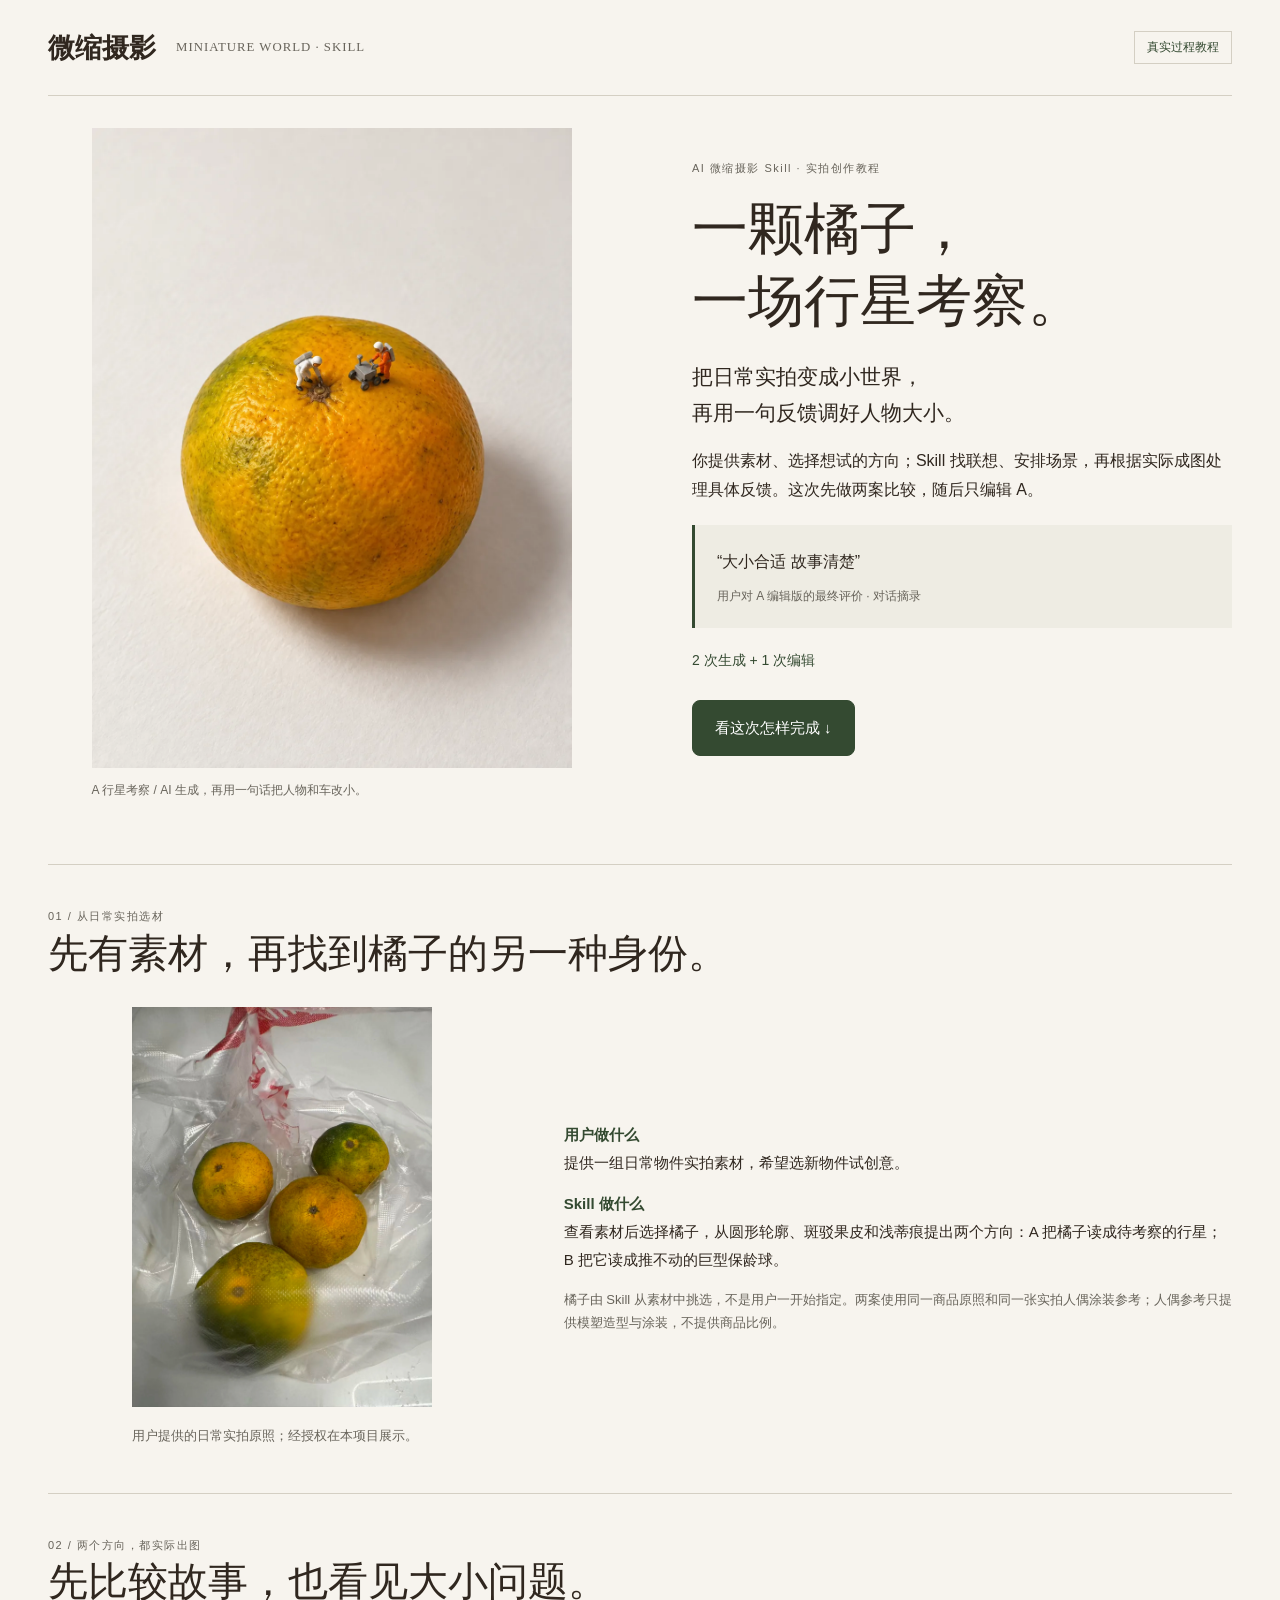
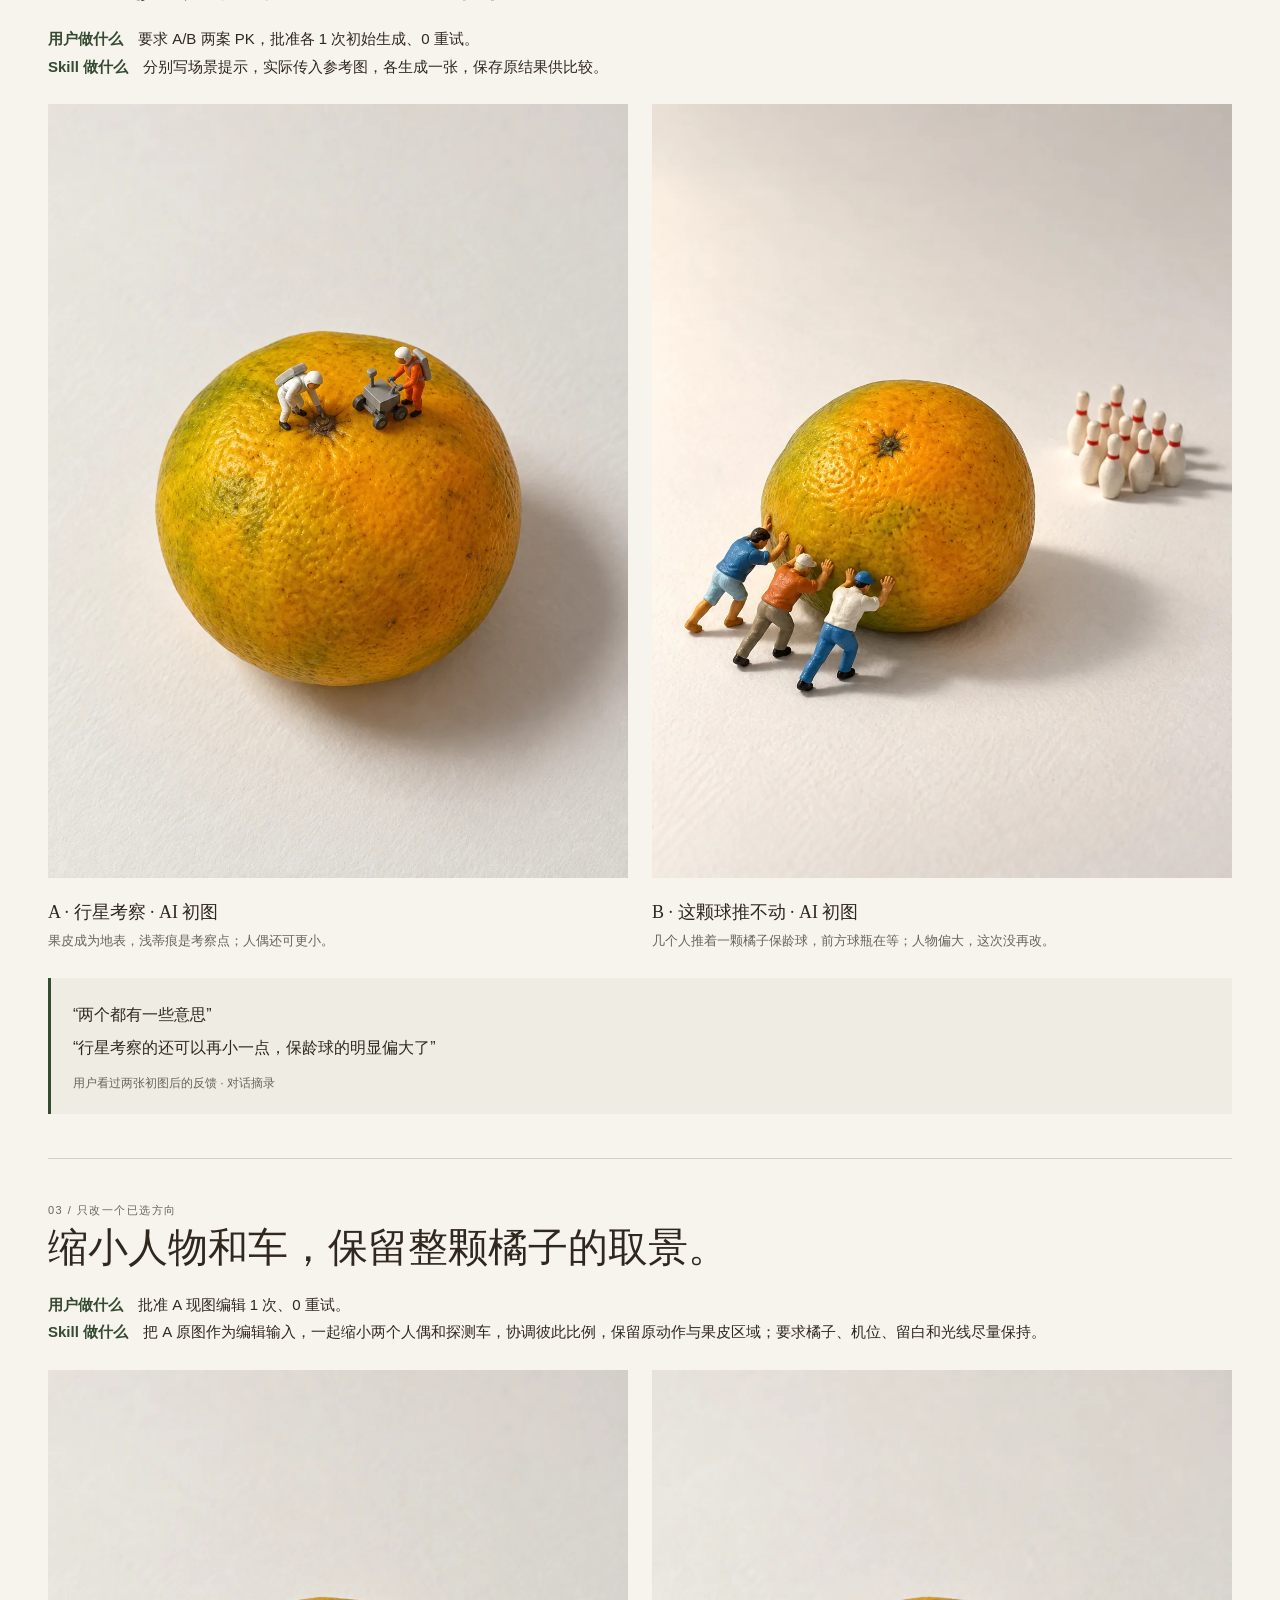
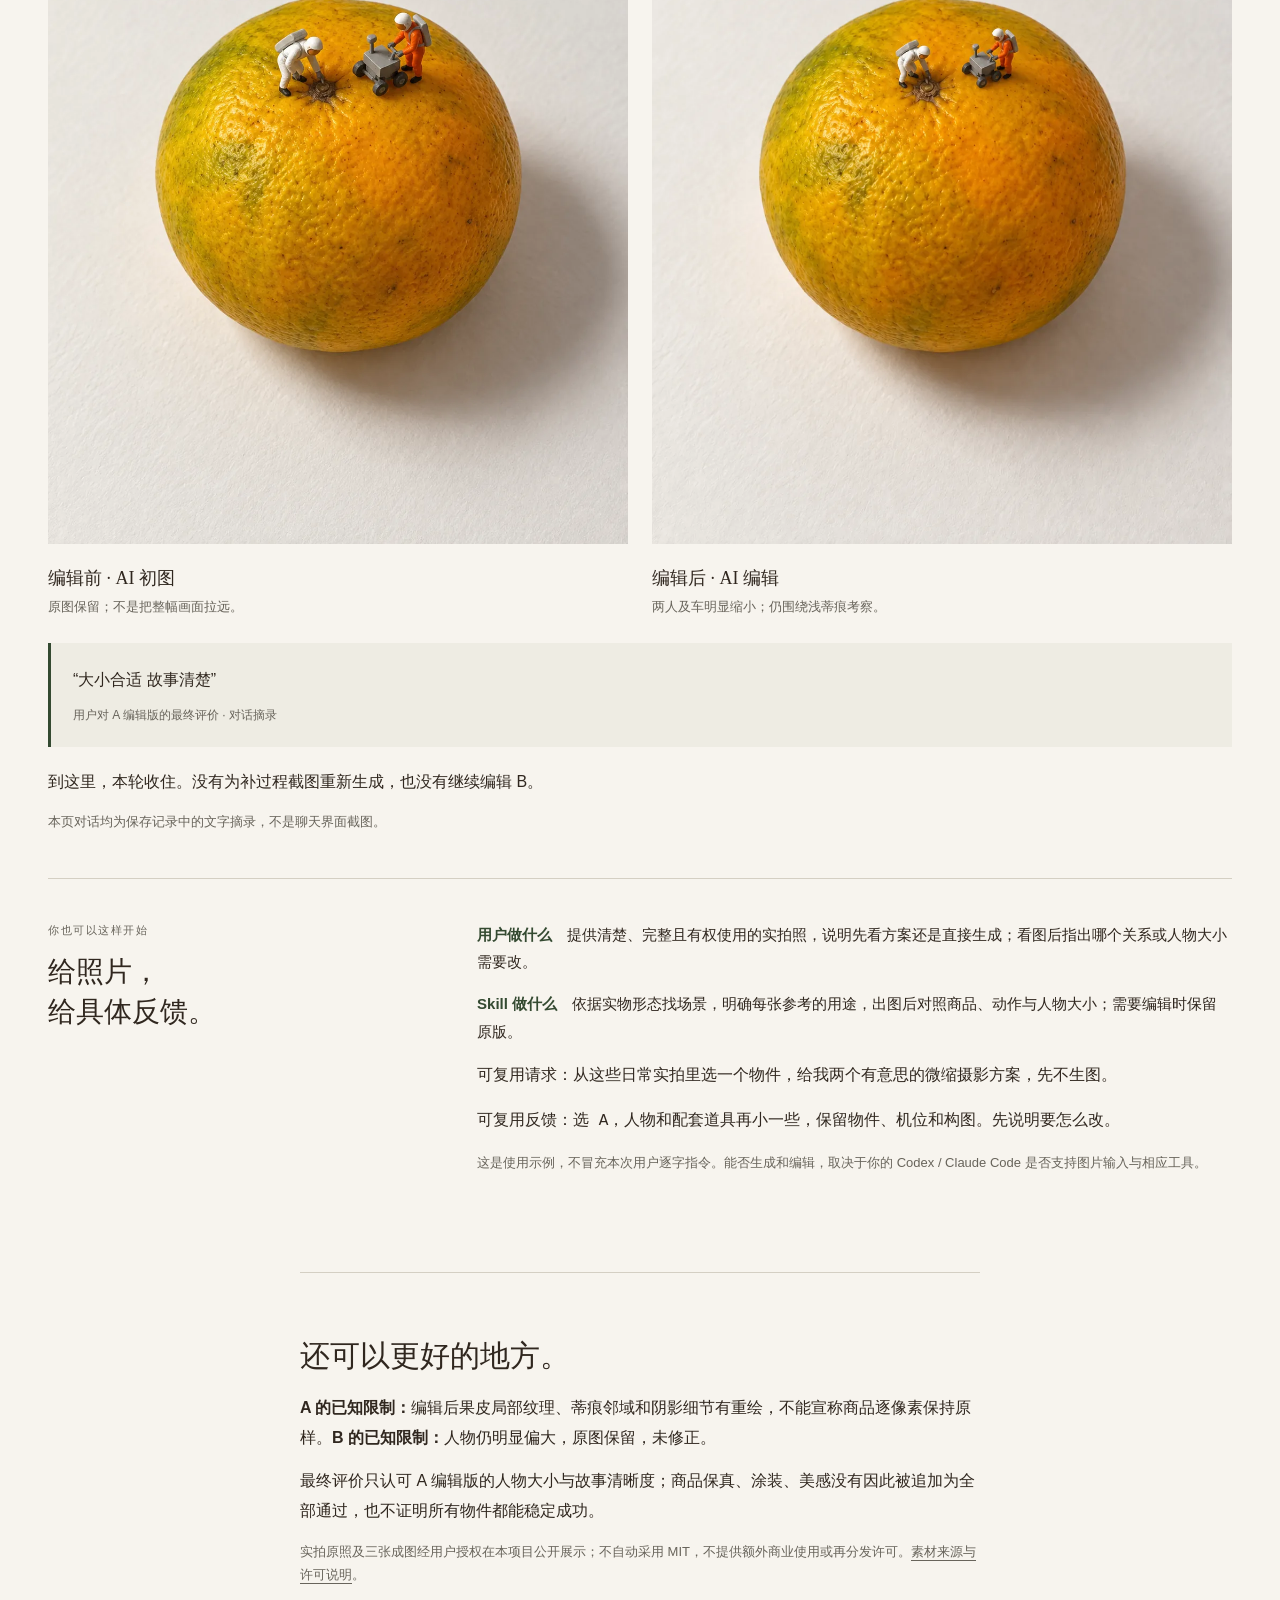
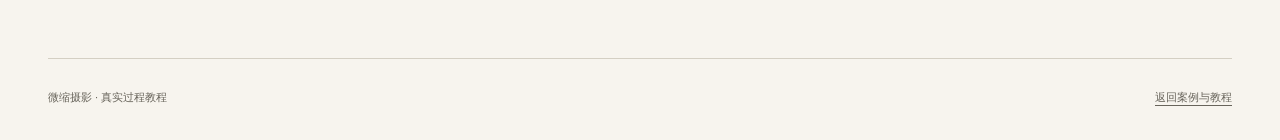
<file: site/orange.html>
<!doctype html>
<html lang="zh-CN"><head><meta charset="utf-8"><meta name="viewport" content="width=device-width,initial-scale=1"><title>AI 微缩摄影 Skill 教程：把橘子变成行星考察场景</title><meta name="description" content="用 AI 微缩摄影 Skill，从日常实拍参考中选择橘子，比较行星考察与保龄球两个创意，再通过一次编辑缩小人偶和探测车，附原照与修改前后对照。"><link rel="canonical" href="https://denggui-ai.github.io/create-miniature-world/site/orange.html"><meta property="og:url" content="https://denggui-ai.github.io/create-miniature-world/site/orange.html"><meta property="og:type" content="article"><meta property="og:title" content="AI 微缩摄影 Skill 教程：把橘子变成行星考察场景"><meta property="og:description" content="用 AI 微缩摄影 Skill，从日常实拍参考中选择橘子，比较行星考察与保龄球两个创意，再通过一次编辑缩小人偶和探测车，附原照与修改前后对照。"><meta property="og:image" content="https://denggui-ai.github.io/create-miniature-world/site/img/og-orange.jpg"><meta property="og:image:alt" content="微小宇航员与探测车在橘子蒂痕旁考察的 AI 微缩摄影场景"><link rel="stylesheet" href="style.css"><style>
.draft-badge{font-size:12px;color:var(--green);border:1px solid var(--line);padding:7px 12px;white-space:nowrap}.tutorial-content section+section{border-top:1px solid var(--line);padding-top:42px;margin-top:44px}.comparison{display:grid;grid-template-columns:repeat(2,minmax(0,1fr));gap:24px;margin:24px 0}.comparison figure{min-width:0}.comparison img{width:100%;height:auto;aspect-ratio:3/4;object-fit:contain}.comparison figcaption{display:block}.comparison strong{display:block}.roles{font-size:15px}.roles strong{color:var(--green)}.quote{margin:20px 0;padding:18px 22px;background:var(--soft);border-left:3px solid var(--green)}.quote p{margin:4px 0}.quote cite{font-style:normal;font-size:12px;color:var(--muted)}.source-row{display:grid;grid-template-columns:minmax(0,.7fr) minmax(0,1fr);gap:48px;align-items:center;margin-top:24px}.source-photo{max-width:300px;margin:auto}.source-photo figcaption{display:block}.stats{font-size:14px;color:var(--green)}.tutorial-content .intro-copy{font-size:17px}.end-note{border-top:1px solid var(--line);padding-top:26px;margin-top:36px}.comparison a{background:#f3eee5}.comparison h3{margin-top:0}.tutorial-content .evidence-note{font-size:13px}.step-title{margin-bottom:16px}
@media(max-width:680px){.comparison{gap:12px}.comparison figcaption{font-size:12px;line-height:1.7}.comparison figcaption strong{font-size:17px}.source-row{grid-template-columns:1fr;gap:22px}.source-photo{max-width:260px}.draft-badge{padding:6px 8px}.header .brand-en{display:none}.tutorial-content section+section{padding-top:30px;margin-top:32px}.quote{padding:14px 16px}.comparison h3{font-size:18px}.tutorial-content .stats{font-size:13px}}
</style><meta name="twitter:card" content="summary_large_image"><meta name="twitter:title" content="AI 微缩摄影 Skill 教程：把橘子变成行星考察场景"><meta name="twitter:description" content="用 AI 微缩摄影 Skill，从日常实拍参考中选择橘子，比较行星考察与保龄球两个创意，再通过一次编辑缩小人偶和探测车，附原照与修改前后对照。"><meta name="twitter:image" content="https://denggui-ai.github.io/create-miniature-world/site/img/og-orange.jpg"><link rel="icon" href="data:image/svg+xml,%3Csvg xmlns=%22http://www.w3.org/2000/svg%22 viewBox=%220 0 32 32%22%3E%3Crect width=%2232%22 height=%2232%22 rx=%226%22 fill=%22%23344a31%22/%3E%3Ctext x=%2216%22 y=%2223%22 font-size=%2218%22 text-anchor=%22middle%22 fill=%22%23fff%22%3E%E5%BE%AE%3C/text%3E%3C/svg%3E"></head><body class="gallery-page tutorial-page"><a class="skip" href="#main">跳到正文</a>
<header class="header wrap"><a class="brand" href="zh/index.html"><span class="brand-cn">微缩摄影</span><span class="brand-en">MINIATURE WORLD · SKILL</span></a><span class="draft-badge">真实过程教程</span></header>
<main id="main" tabindex="-1" class="tutorial-content">
<section class="editorial-hero"><div class="editorial-heading"><p class="eyebrow">AI 微缩摄影 Skill · 实拍创作教程</p><h1>一颗橘子，<br>一场行星考察。</h1></div>
<figure class="editorial-art"><a href="../examples/orange-a-edited-20261015.png" aria-label="查看行星考察编辑版完整图片"><img src="img/orange-a-edited-20261015.webp" width="1086" height="1448" alt="完整橘子上，缩小后的两名宇航员围绕浅蒂痕和灰色探测车考察"></a><figcaption>A 行星考察 / AI 生成，再用一句话把人物和车改小。</figcaption></figure>
<div class="editorial-copy"><p class="editorial-lead">把日常实拍变成小世界，<br>再用一句反馈调好人物大小。</p><p>你提供素材、选择想试的方向；Skill 找联想、安排场景，再根据实际成图处理具体反馈。这次先做两案比较，随后只编辑 A。</p><div class="quote"><p>“大小合适 故事清楚”</p><cite>用户对 A 编辑版的最终评价 · 对话摘录</cite></div><p class="stats">2 次生成 + 1 次编辑</p><a class="button primary" href="#process">看这次怎样完成 ↓</a></div></section>
<section id="process"><p class="eyebrow">01 / 从日常实拍选材</p><h2>先有素材，再找到橘子的另一种身份。</h2><div class="source-row"><figure class="source-photo"><a href="../examples/orange-reference-20261015.jpg" aria-label="查看橘子实拍原照"><img src="img/orange-reference-20261015.webp" width="1280" height="1707" loading="lazy" alt="透明袋上的四颗完整橘子，果皮黄绿斑驳，带有浅蒂痕"></a><figcaption>用户提供的日常实拍原照；经授权在本项目展示。</figcaption></figure><div class="roles"><p><strong>用户做什么</strong><br>提供一组日常物件实拍素材，希望选新物件试创意。</p><p><strong>Skill 做什么</strong><br>查看素材后选择橘子，从圆形轮廓、斑驳果皮和浅蒂痕提出两个方向：A 把橘子读成待考察的行星；B 把它读成推不动的巨型保龄球。</p><p class="evidence-note">橘子由 Skill 从素材中挑选，不是用户一开始指定。两案使用同一商品原照和同一张实拍人偶涂装参考；人偶参考只提供模塑造型与涂装，不提供商品比例。</p></div></div></section>
<section id="initial"><p class="eyebrow">02 / 两个方向，都实际出图</p><h2>先比较故事，也看见大小问题。</h2><p class="roles"><strong>用户做什么</strong>　要求 A/B 两案 PK，批准各 1 次初始生成、0 重试。<br><strong>Skill 做什么</strong>　分别写场景提示，实际传入参考图，各生成一张，保存原结果供比较。</p>
<div class="comparison" data-pair="initial"><figure><a href="../examples/orange-a-initial-20261015.png" aria-label="查看 A 行星考察初图"><img src="img/orange-a-initial-20261015.webp" width="1086" height="1448" loading="lazy" alt="A 初图：两名宇航员在橘子蒂痕旁操作灰色探测车"></a><figcaption><strong>A · 行星考察 · AI 初图</strong>果皮成为地表，浅蒂痕是考察点；人偶还可更小。</figcaption></figure><figure><a href="../examples/orange-b-initial-20261015.png" aria-label="查看 B 保龄球初图"><img src="img/orange-b-initial-20261015.webp" width="1086" height="1448" loading="lazy" alt="B 初图：三个人偶推着橘子，前方立着一组保龄球瓶"></a><figcaption><strong>B · 这颗球推不动 · AI 初图</strong>几个人推着一颗橘子保龄球，前方球瓶在等；人物偏大，这次没再改。</figcaption></figure></div>
<div class="quote"><p>“两个都有一些意思”</p><p>“行星考察的还可以再小一点，保龄球的明显偏大了”</p><cite>用户看过两张初图后的反馈 · 对话摘录</cite></div></section>
<section id="edit"><p class="eyebrow">03 / 只改一个已选方向</p><h2>缩小人物和车，保留整颗橘子的取景。</h2><p class="roles"><strong>用户做什么</strong>　批准 A 现图编辑 1 次、0 重试。<br><strong>Skill 做什么</strong>　把 A 原图作为编辑输入，一起缩小两个人偶和探测车，协调彼此比例，保留原动作与果皮区域；要求橘子、机位、留白和光线尽量保持。</p>
<div class="comparison" data-pair="edit"><figure><a href="../examples/orange-a-initial-20261015.png" aria-label="查看编辑前 A 原版"><img src="img/orange-a-initial-20261015.webp" width="1086" height="1448" loading="lazy" alt="编辑前 A：宇航员和探测车相对橘子较大"></a><figcaption><strong>编辑前 · AI 初图</strong>原图保留；不是把整幅画面拉远。</figcaption></figure><figure><a href="../examples/orange-a-edited-20261015.png" aria-label="查看编辑后 A"><img src="img/orange-a-edited-20261015.webp" width="1086" height="1448" loading="lazy" alt="编辑后 A：宇航员和车缩小，整颗橘子大小与留白接近原版"></a><figcaption><strong>编辑后 · AI 编辑</strong>两人及车明显缩小；仍围绕浅蒂痕考察。</figcaption></figure></div>
<div class="quote"><p>“大小合适 故事清楚”</p><cite>用户对 A 编辑版的最终评价 · 对话摘录</cite></div><p>到这里，本轮收住。没有为补过程截图重新生成，也没有继续编辑 B。</p><p class="evidence-note">本页对话均为保存记录中的文字摘录，不是聊天界面截图。</p></section>
<section id="try-it" class="tutorial-use"><div class="section-label"><p class="eyebrow">你也可以这样开始</p><h2>给照片，<br>给具体反馈。</h2></div><div><p class="roles"><strong>用户做什么</strong>　提供清楚、完整且有权使用的实拍照，说明先看方案还是直接生成；看图后指出哪个关系或人物大小需要改。</p><p class="roles"><strong>Skill 做什么</strong>　依据实物形态找场景，明确每张参考的用途，出图后对照商品、动作与人物大小；需要编辑时保留原版。</p><p>可复用请求：<code>从这些日常实拍里选一个物件，给我两个有意思的微缩摄影方案，先不生图。</code></p><p>可复用反馈：<code>选 A，人物和配套道具再小一些，保留物件、机位和构图。先说明要怎么改。</code></p><p class="evidence-note">这是使用示例，不冒充本次用户逐字指令。能否生成和编辑，取决于你的 Codex / Claude Code 是否支持图片输入与相应工具。</p></div></section>
<div class="reading-column end-note"><h2>还可以更好的地方。</h2><p><strong>A 的已知限制：</strong>编辑后果皮局部纹理、蒂痕邻域和阴影细节有重绘，不能宣称商品逐像素保持原样。<strong>B 的已知限制：</strong>人物仍明显偏大，原图保留，未修正。</p><p>最终评价只认可 A 编辑版的人物大小与故事清晰度；商品保真、涂装、美感没有因此被追加为全部通过，也不证明所有物件都能稳定成功。</p><p class="evidence-note">实拍原照及三张成图经用户授权在本项目公开展示；不自动采用 MIT，不提供额外商业使用或再分发许可。<a href="../THIRD_PARTY_NOTICES.md#2026-10-15橘子教程">素材来源与许可说明</a>。</p></div>
</main><footer class="wrap footer"><p>微缩摄影 · 真实过程教程</p><a href="gallery.html#orange-tutorial">返回案例与教程</a></footer></body></html>
</file>
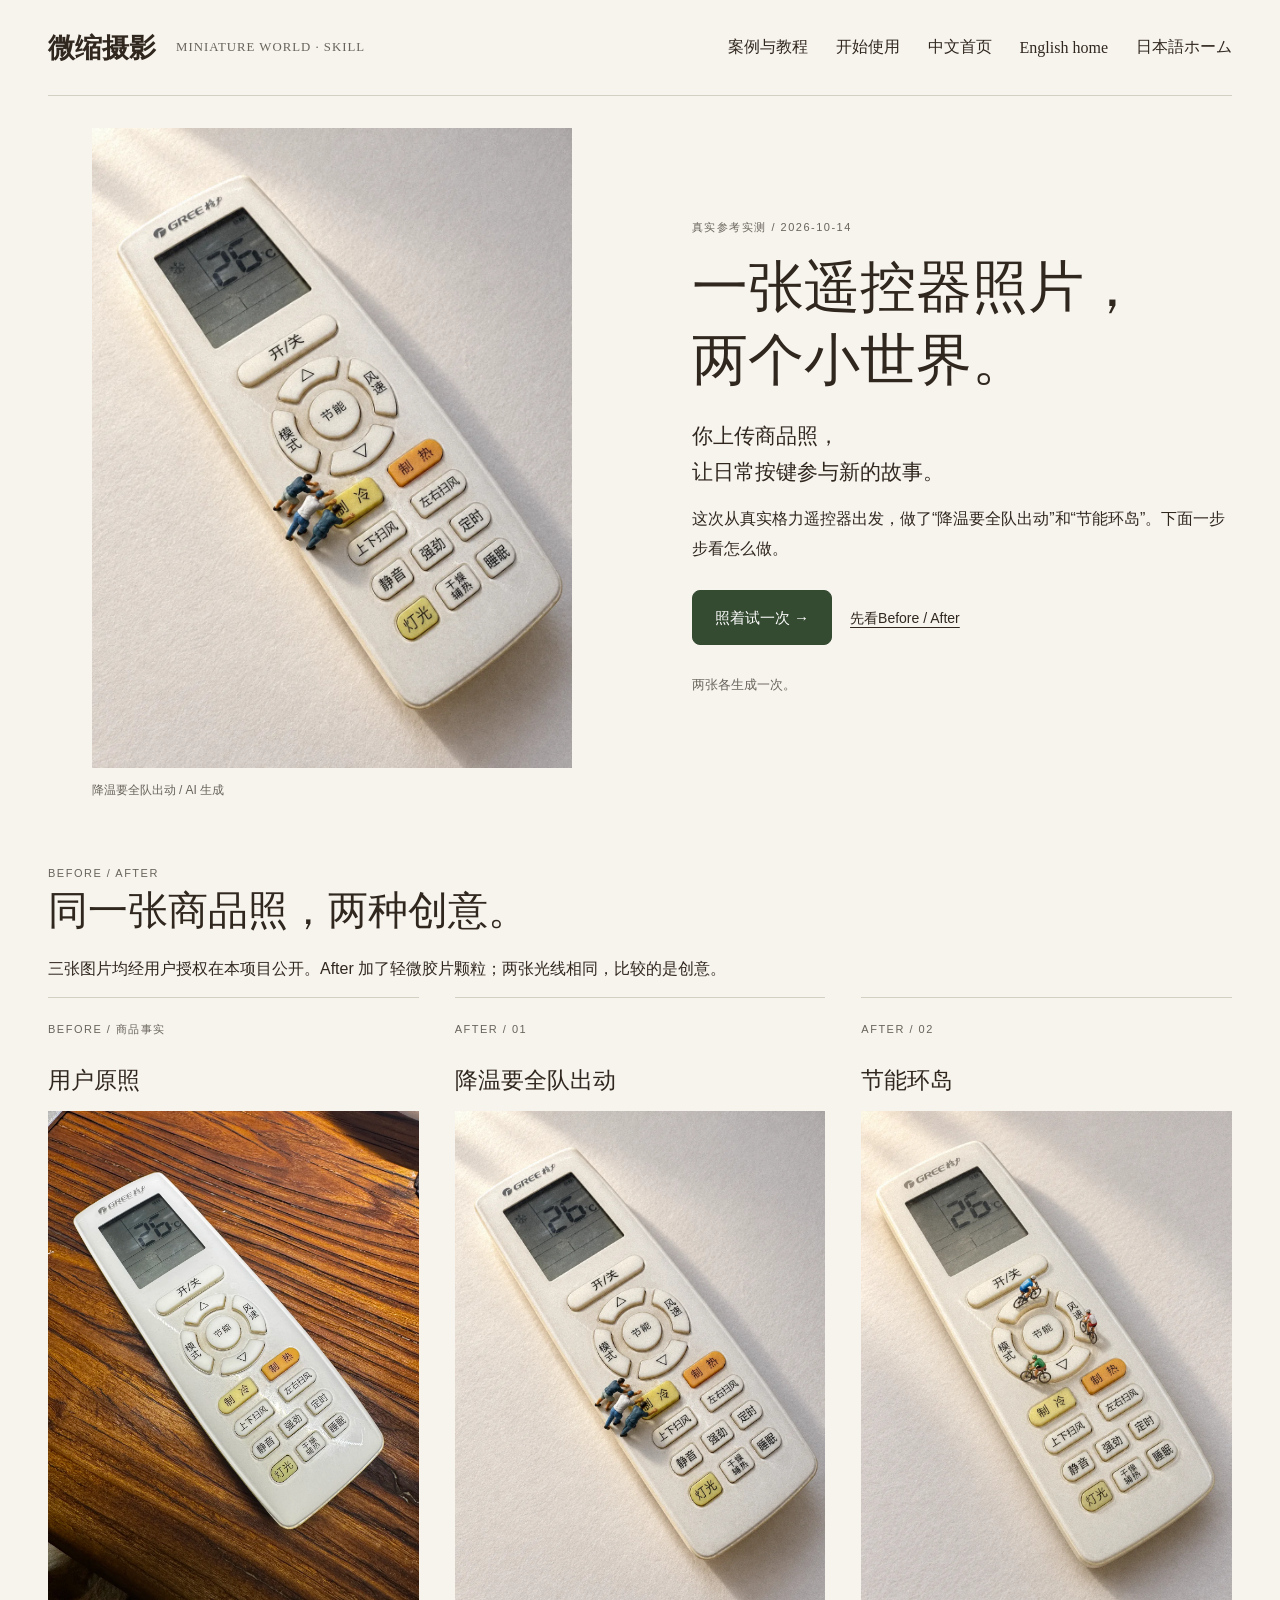
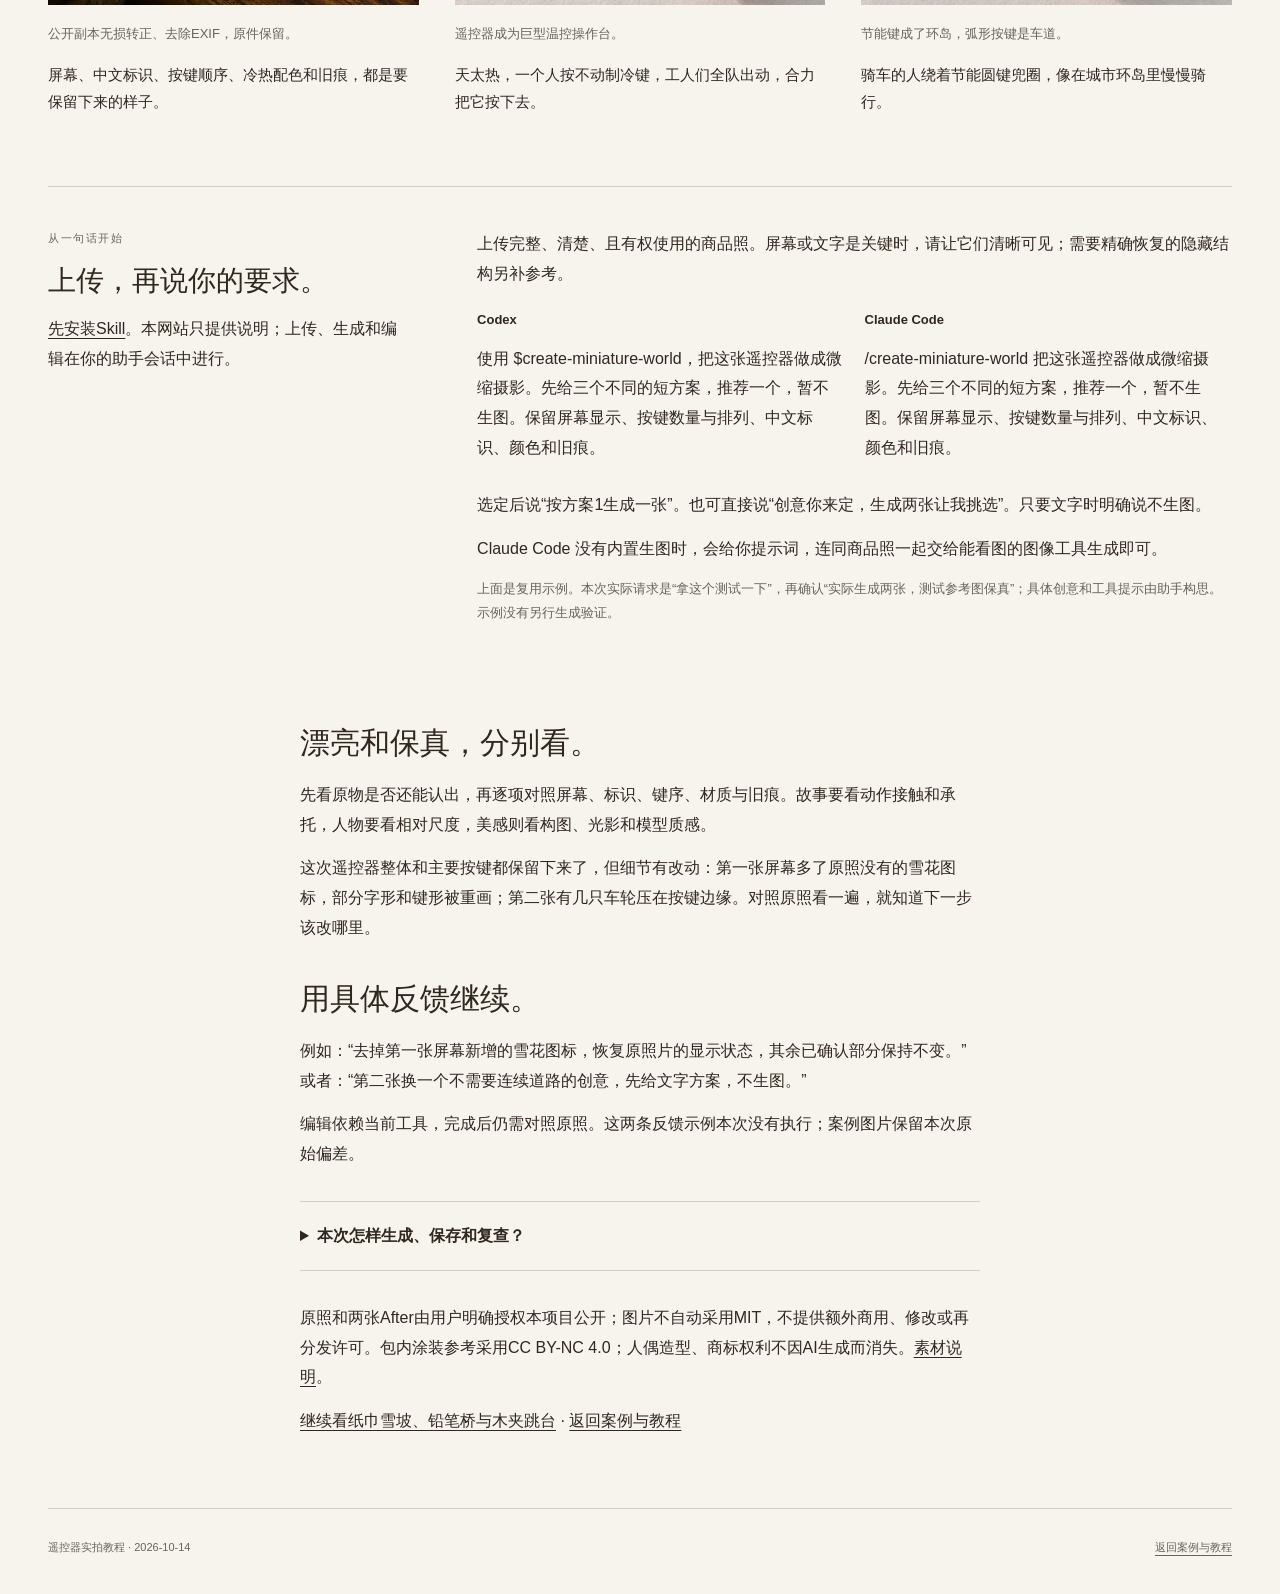
<file: site/remote-control.html>
<!doctype html>
<html lang="zh-CN">
<head><meta charset="utf-8"><meta name="viewport" content="width=device-width,initial-scale=1"><title>一张遥控器照片，两个微缩场景 · Miniature World</title><meta name="description" content="一张旧空调遥控器照片，变成“降温要全队出动”和“节能环岛”两个小世界：怎样上传、选创意、生成和修改。"><link rel="stylesheet" href="style.css"><meta property="og:url" content="https://denggui-ai.github.io/create-miniature-world/site/remote-control.html"><meta property="og:title" content="真实遥控器参考 · 微缩摄影实测"><meta property="og:description" content="一张旧空调遥控器照片，变成两个微缩小世界：上传、选创意、生成与修改。"><meta property="og:type" content="article"><meta property="og:image" content="https://denggui-ai.github.io/create-miniature-world/site/img/og-home.jpg"><meta name="twitter:card" content="summary_large_image"><meta name="twitter:title" content="真实遥控器参考 · 微缩摄影实测"><meta name="twitter:description" content="一张旧空调遥控器照片，变成两个微缩小世界：上传、选创意、生成与修改。"><meta name="twitter:image" content="https://denggui-ai.github.io/create-miniature-world/site/img/og-home.jpg"><link rel="canonical" href="https://denggui-ai.github.io/create-miniature-world/site/remote-control.html"><link rel="icon" href="data:image/svg+xml,%3Csvg xmlns=%22http://www.w3.org/2000/svg%22 viewBox=%220 0 32 32%22%3E%3Crect width=%2232%22 height=%2232%22 rx=%226%22 fill=%22%23344a31%22/%3E%3Ctext x=%2216%22 y=%2223%22 font-size=%2218%22 text-anchor=%22middle%22 fill=%22%23fff%22%3E%E5%BE%AE%3C/text%3E%3C/svg%3E"></head>
<body class="gallery-page tutorial-page">
<a class="skip" href="#main">跳到正文</a>
<header class="header wrap"><a class="brand" href="zh/index.html"><span class="brand-cn">微缩摄影</span><span class="brand-en">MINIATURE WORLD · SKILL</span></a><nav aria-label="主导航"><a href="gallery.html">案例与教程</a><a class="nav-start" href="zh/index.html#start">开始使用</a><a href="zh/" lang="zh-CN">中文首页</a><a href="./" lang="en">English home</a><a href="ja/" lang="ja">日本語ホーム</a></nav></header>
<main id="main" tabindex="-1" class="tutorial-content">
<section class="editorial-hero">
<div class="editorial-heading"><p class="eyebrow">真实参考实测 / 2026-10-14</p><h1>一张遥控器照片，<br>两个小世界。</h1></div>
<figure class="editorial-art"><a href="../examples/remote-cooling-finish-20261014.png" aria-label="查看降温要全队出动完整成图"><img src="img/remote-cooling-finish-20261014.webp" width="1086" height="1448" alt="三名微缩工人合力按旧白色遥控器的黄色制冷键"></a><figcaption>降温要全队出动 / AI 生成</figcaption></figure>
<div class="editorial-copy"><p class="editorial-lead">你上传商品照，<br>让日常按键参与新的故事。</p><p>这次从真实格力遥控器出发，做了“降温要全队出动”和“节能环岛”。下面一步步看怎么做。</p><a class="button primary" href="#try-it">照着试一次 →</a><a class="text-link" href="#comparison">先看Before / After</a><p class="evidence-note">两张各生成一次。</p></div>
</section>
<section id="comparison" aria-labelledby="comparison-title"><p class="eyebrow">BEFORE / AFTER</p><h2 id="comparison-title">同一张商品照，两种创意。</h2><p>三张图片均经用户授权在本项目公开。After 加了轻微胶片颗粒；两张光线相同，比较的是创意。</p>
<div class="case-steps">
<article><p class="eyebrow">BEFORE / 商品事实</p><h3>用户原照</h3><figure><a href="../examples/remote-reference-20261014.jpg" aria-label="查看遥控器参考照片"><img src="img/remote-reference-20261014.webp" width="3024" height="4032" loading="lazy" alt="木桌上的格力白色空调遥控器，屏幕显示26摄氏度，中文按键和磨损可见"></a><figcaption>公开副本无损转正、去除EXIF，原件保留。</figcaption></figure><p>屏幕、中文标识、按键顺序、冷热配色和旧痕，都是要保留下来的样子。</p></article>
<article><p class="eyebrow">AFTER / 01</p><h3>降温要全队出动</h3><figure><a href="../examples/remote-cooling-finish-20261014.png" aria-label="查看降温场景完整图片"><img src="img/remote-cooling-finish-20261014.webp" width="1086" height="1448" loading="lazy" alt="微缩工人向遥控器的制冷键施力"></a><figcaption>遥控器成为巨型温控操作台。</figcaption></figure><p>天太热，一个人按不动制冷键，工人们全队出动，合力把它按下去。</p></article>
<article><p class="eyebrow">AFTER / 02</p><h3>节能环岛</h3><figure><a href="../examples/remote-cycling-finish-20261014.png" aria-label="查看节能环岛完整图片"><img src="img/remote-cycling-finish-20261014.webp" width="1086" height="1448" loading="lazy" alt="三位微缩骑车人位于节能圆键周围的弧形按键上"></a><figcaption>节能键成了环岛，弧形按键是车道。</figcaption></figure><p>骑车的人绕着节能圆键兜圈，像在城市环岛里慢慢骑行。</p></article>
</div></section>
<section id="try-it" class="tutorial-use" aria-labelledby="usage-title"><div class="section-label"><p class="eyebrow">从一句话开始</p><h2 id="usage-title">上传，再说你的要求。</h2><p><a href="../docs/INSTALL.md">先安装Skill</a>。本网站只提供说明；上传、生成和编辑在你的助手会话中进行。</p></div><div>
<p>上传完整、清楚、且有权使用的商品照。屏幕或文字是关键时，请让它们清晰可见；需要精确恢复的隐藏结构另补参考。</p>
<div class="host-examples"><article><h3>Codex</h3><p><code>使用 $create-miniature-world，把这张遥控器做成微缩摄影。先给三个不同的短方案，推荐一个，暂不生图。保留屏幕显示、按键数量与排列、中文标识、颜色和旧痕。</code></p></article><article><h3>Claude Code</h3><p><code>/create-miniature-world 把这张遥控器做成微缩摄影。先给三个不同的短方案，推荐一个，暂不生图。保留屏幕显示、按键数量与排列、中文标识、颜色和旧痕。</code></p></article></div>
<p>选定后说“按方案1生成一张”。也可直接说“创意你来定，生成两张让我挑选”。只要文字时明确说不生图。</p><p>Claude Code 没有内置生图时，会给你提示词，连同商品照一起交给能看图的图像工具生成即可。</p>
<p class="evidence-note">上面是复用示例。本次实际请求是“拿这个测试一下”，再确认“实际生成两张，测试参考图保真”；具体创意和工具提示由助手构思。示例没有另行生成验证。</p></div></section>
<div class="reading-column">
<h2>漂亮和保真，分别看。</h2><p>先看原物是否还能认出，再逐项对照屏幕、标识、键序、材质与旧痕。故事要看动作接触和承托，人物要看相对尺度，美感则看构图、光影和模型质感。</p><p>这次遥控器整体和主要按键都保留下来了，但细节有改动：第一张屏幕多了原照没有的雪花图标，部分字形和键形被重画；第二张有几只车轮压在按键边缘。对照原照看一遍，就知道下一步该改哪里。</p>
<h2>用具体反馈继续。</h2><p>例如：“去掉第一张屏幕新增的雪花图标，恢复原照片的显示状态，其余已确认部分保持不变。”或者：“第二张换一个不需要连续道路的创意，先给文字方案，不生图。”</p><p>编辑依赖当前工具，完成后仍需对照原照。这两条反馈示例本次没有执行；案例图片保留本次原始偏差。</p>

<details><summary>本次怎样生成、保存和复查？</summary><p>两次内置image_gen调用，实际输入同一商品原照；分别附包内弯腰/骑车实拍人偶参考，仅管涂装。各1086×1448、RGB、3:4，原生文件保留本机。公开After另存轻颗粒版：none景深、grain 3.5、后期seed 0；该seed不是生图seed。</p><p>公开参考照由原件以jpegtran完整无损转正、移除EXIF/注释并保留ICC；未覆盖原件。生成原图与后期的摘要分别记录。<a href="../examples/REMOTE_CONTROL_TEST_20261014.md">来源、逐文件摘要和四维观察</a> · <a href="../examples/prompts/remote-control-20261014.json">实际工具提示</a> · <a href="../docs/REMOTE_CONTROL_REGRESSION.md">保真回归范围与结果</a></p></details>
<p>原照和两张After由用户明确授权本项目公开；图片不自动采用MIT，不提供额外商用、修改或再分发许可。包内涂装参考采用CC BY-NC 4.0；人偶造型、商标权利不因AI生成而消失。<a href="../THIRD_PARTY_NOTICES.md">素材说明</a>。</p><p><a href="secondary-creation.html">继续看纸巾雪坡、铅笔桥与木夹跳台</a> · <a href="gallery.html">返回案例与教程</a></p>
</div>
</main><footer class="wrap footer"><p>遥控器实拍教程 · 2026-10-14</p><a href="gallery.html">返回案例与教程</a></footer></body></html>
</file>
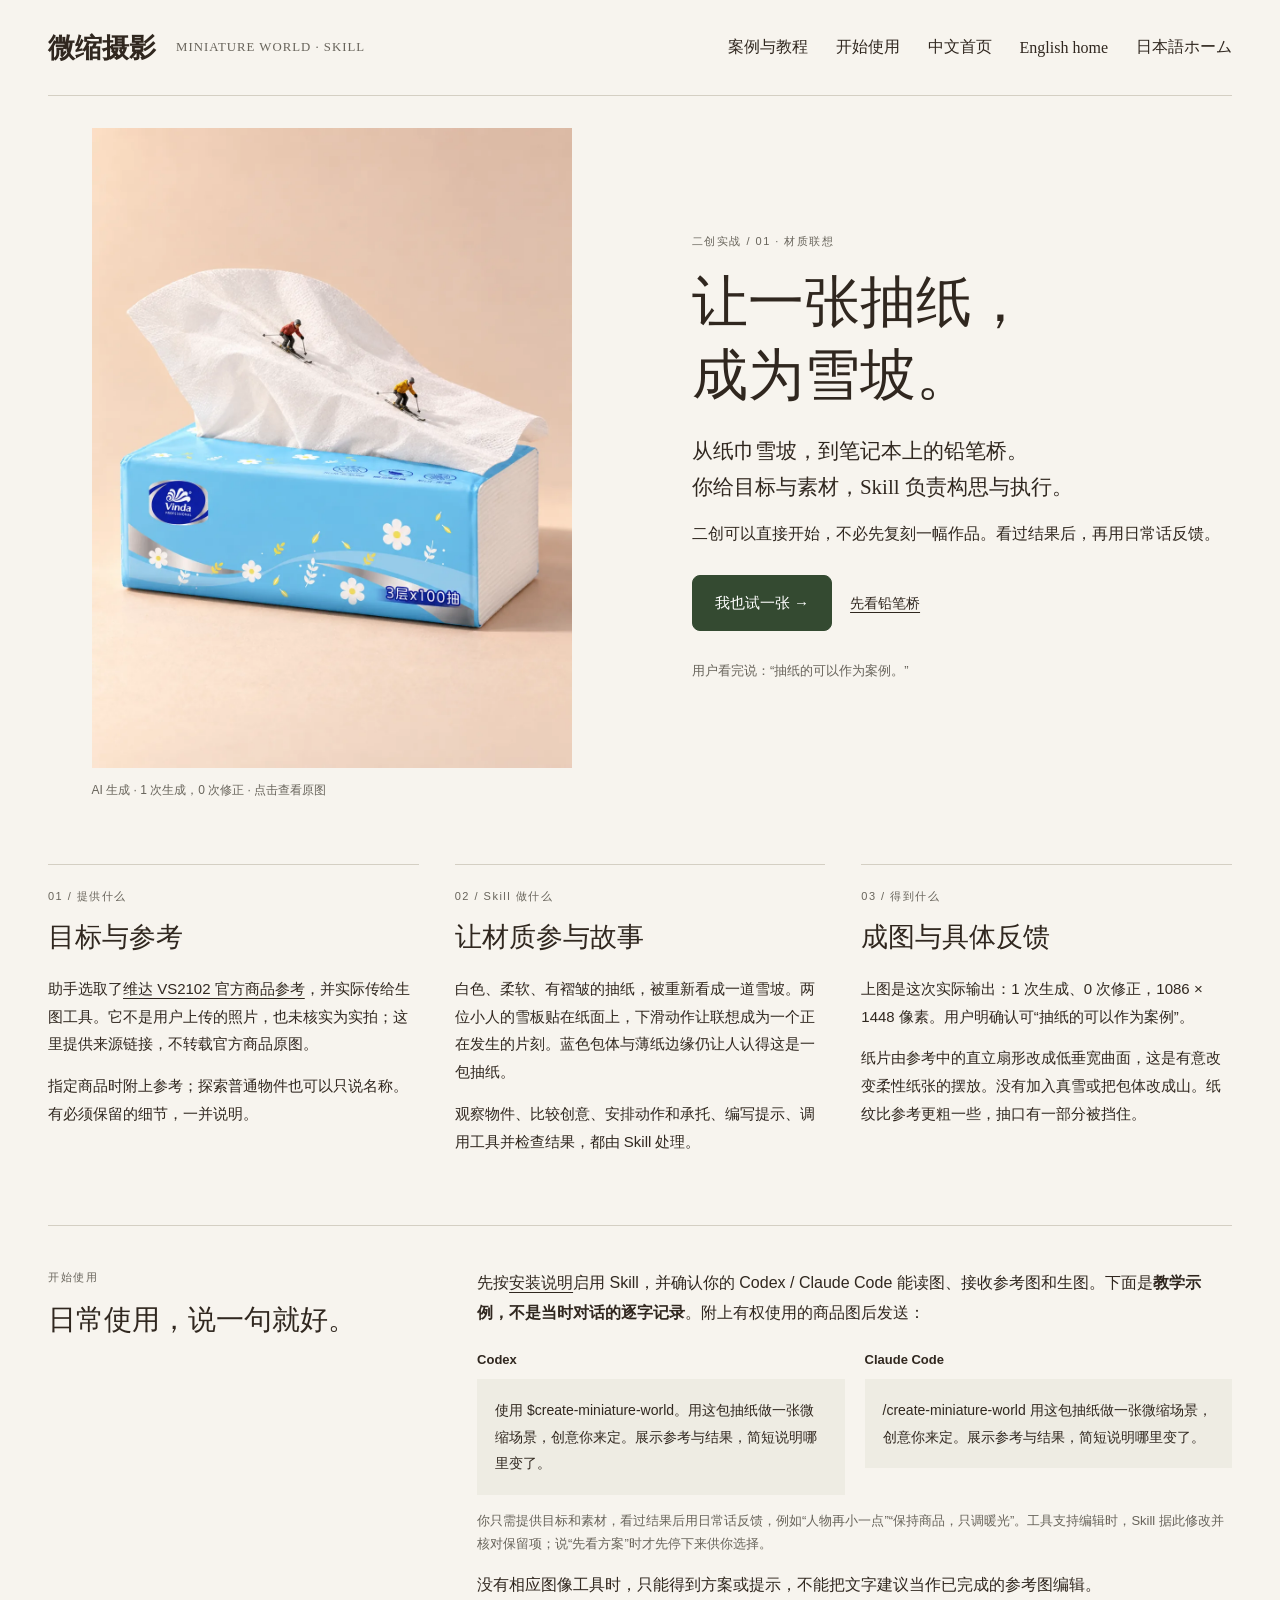
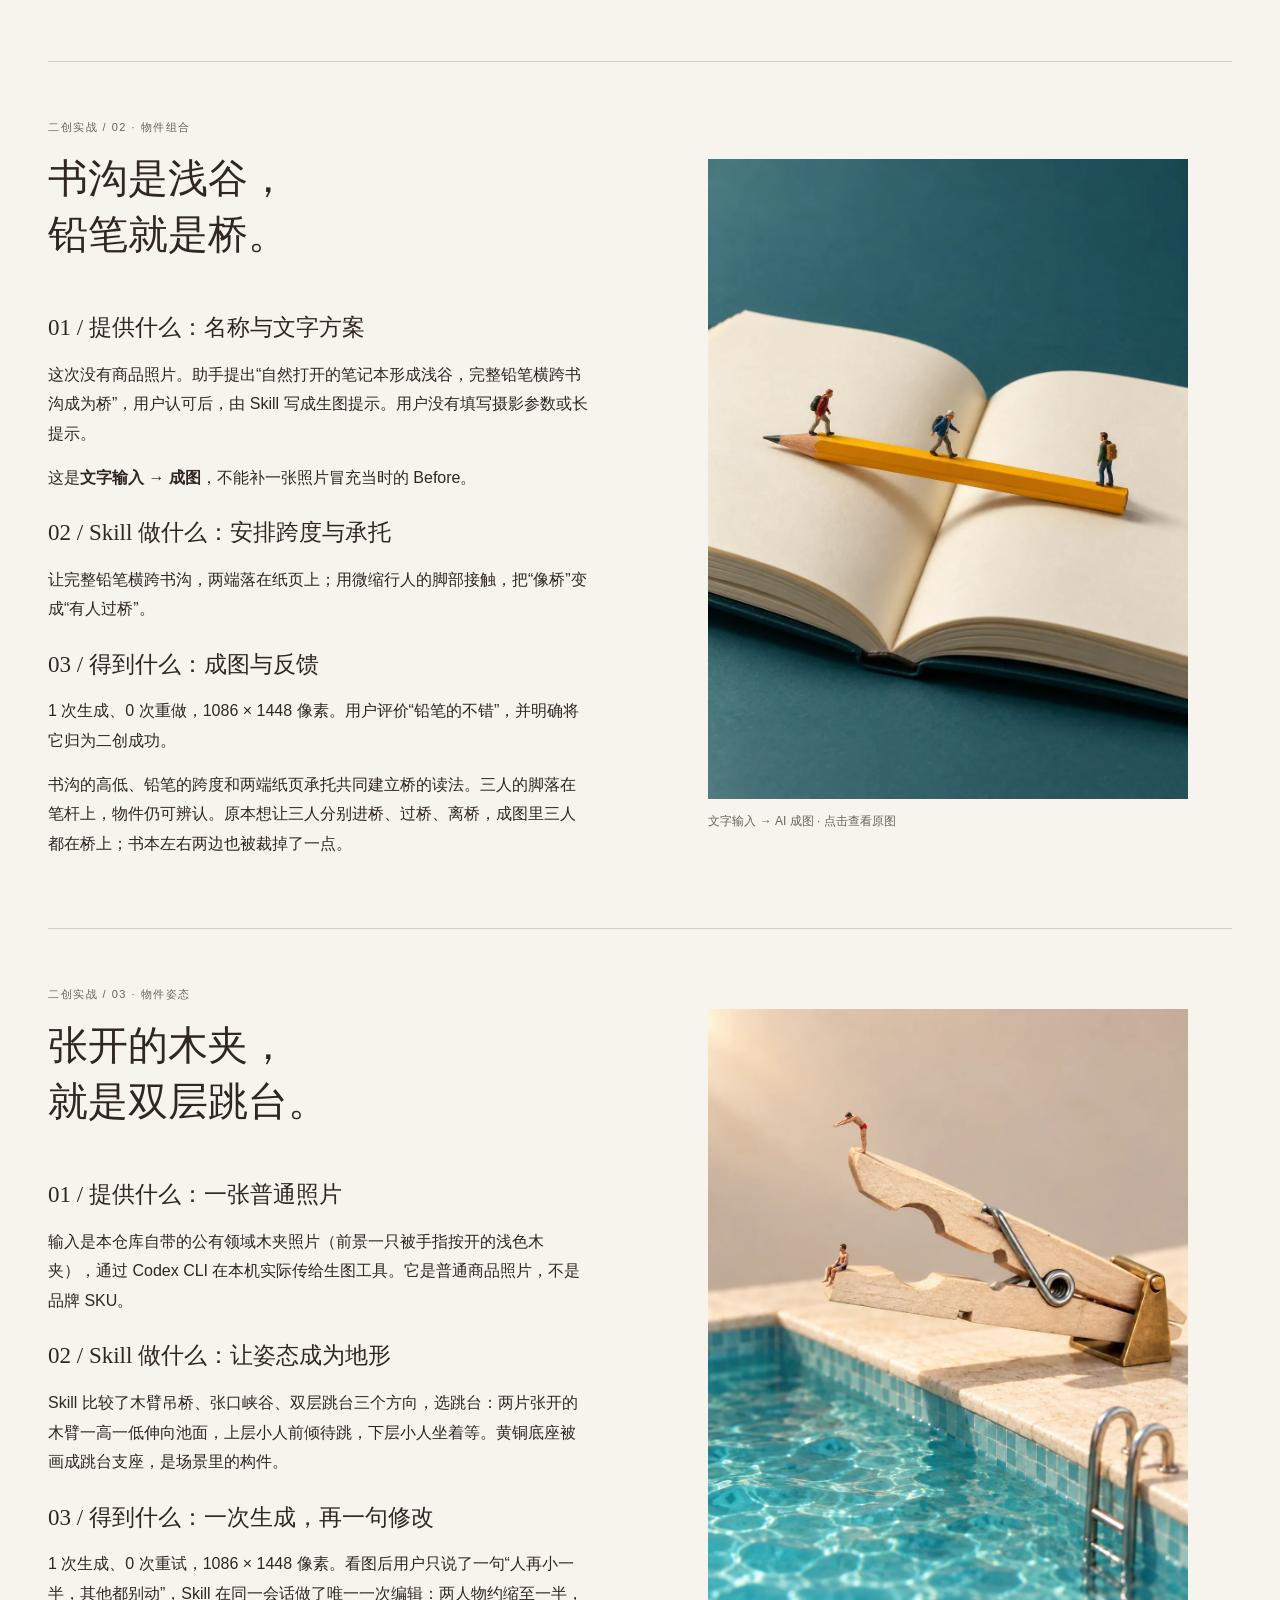
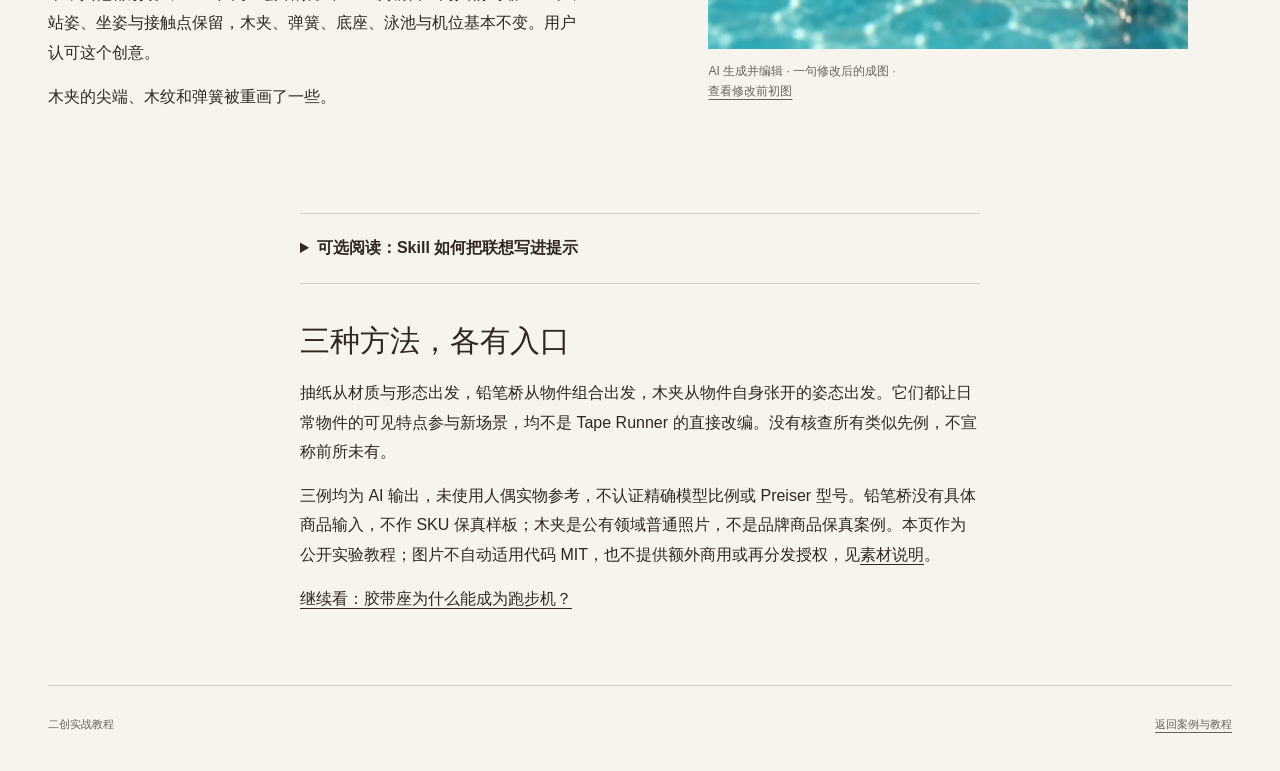
<file: site/secondary-creation.html>
<!doctype html>
<html lang="zh-CN"><head><meta charset="utf-8"><meta name="viewport" content="width=device-width,initial-scale=1"><title>二创实战：纸巾雪坡、铅笔桥与木夹跳台 · Miniature World</title><link rel="stylesheet" href="style.css"><meta name="description" content="从纸巾的材质、铅笔与笔记本的组合、木夹的张开姿态学习微缩创作，看每张怎样从一个想法变成画面。"><meta property="og:url" content="https://denggui-ai.github.io/create-miniature-world/site/secondary-creation.html"><meta property="og:title" content="微缩摄影二创教程 · 纸巾雪坡、铅笔桥与木夹跳台"><meta property="og:description" content="从纸巾的材质、铅笔与笔记本的组合、木夹的张开姿态学习微缩创作，看每张怎样从一个想法变成画面。"><meta property="og:type" content="article"><meta property="og:image" content="https://denggui-ai.github.io/create-miniature-world/site/img/og-home.jpg"><meta name="twitter:card" content="summary_large_image"><meta name="twitter:title" content="微缩摄影二创教程 · 纸巾雪坡、铅笔桥与木夹跳台"><meta name="twitter:description" content="从纸巾的材质、铅笔与笔记本的组合、木夹的张开姿态学习微缩创作，看每张怎样从一个想法变成画面。"><meta name="twitter:image" content="https://denggui-ai.github.io/create-miniature-world/site/img/og-home.jpg"><link rel="canonical" href="https://denggui-ai.github.io/create-miniature-world/site/secondary-creation.html"><link rel="icon" href="data:image/svg+xml,%3Csvg xmlns=%22http://www.w3.org/2000/svg%22 viewBox=%220 0 32 32%22%3E%3Crect width=%2232%22 height=%2232%22 rx=%226%22 fill=%22%23344a31%22/%3E%3Ctext x=%2216%22 y=%2223%22 font-size=%2218%22 text-anchor=%22middle%22 fill=%22%23fff%22%3E%E5%BE%AE%3C/text%3E%3C/svg%3E"></head><body class="gallery-page tutorial-page"><a class="skip" href="#main">跳到正文</a><header class="header wrap"><a class="brand" href="zh/index.html"><span class="brand-cn">微缩摄影</span><span class="brand-en">MINIATURE WORLD · SKILL</span></a><nav aria-label="主导航"><a href="gallery.html">案例与教程</a><a class="nav-start" href="zh/index.html#start">开始使用</a><a href="zh/" lang="zh-CN">中文首页</a><a href="./" lang="en">English home</a><a href="ja/" lang="ja">日本語ホーム</a></nav></header><main id="main" class="tutorial-content"><section class="editorial-hero">
<div class="editorial-heading"><p class="eyebrow">二创实战 / 01 · 材质联想</p><h1>让一张抽纸，<br>成为雪坡。</h1></div>
<figure class="editorial-art"><a href="../examples/tissue-ski-20261008.png" aria-label="查看原尺寸成图"><img src="img/tissue-ski-20261008.webp" width="1086" height="1448" alt="两位微缩滑雪者在抽纸展开的薄纸上滑行" loading="lazy"></a><figcaption>AI 生成 · 1 次生成，0 次修正 · 点击查看原图</figcaption></figure>
<div class="editorial-copy"><p class="editorial-lead">从纸巾雪坡，到笔记本上的铅笔桥。<br>你给目标与素材，Skill 负责构思与执行。</p><p>二创可以直接开始，不必先复刻一幅作品。看过结果后，再用日常话反馈。</p><a class="button primary" href="#try-it">我也试一张 →</a><a class="text-link" href="#bridge-case">先看铅笔桥</a><p class="evidence-note">用户看完说：“抽纸的可以作为案例。”</p></div></section>
<section class="case-steps" aria-label="纸巾雪坡的输入、处理与结果">
<article><p class="eyebrow">01 / 提供什么</p><h2>目标与参考</h2><p>助手选取了<a href="https://professional.vinda.com/product/VS2102.html">维达 VS2102 官方商品参考</a>，并实际传给生图工具。它不是用户上传的照片，也未核实为实拍；这里提供来源链接，不转载官方商品原图。</p>
<p>指定商品时附上参考；探索普通物件也可以只说名称。有必须保留的细节，一并说明。</p></article>
<article><p class="eyebrow">02 / Skill 做什么</p><h2>让材质参与故事</h2><p>白色、柔软、有褶皱的抽纸，被重新看成一道雪坡。两位小人的雪板贴在纸面上，下滑动作让联想成为一个正在发生的片刻。蓝色包体与薄纸边缘仍让人认得这是一包抽纸。</p>
<p>观察物件、比较创意、安排动作和承托、编写提示、调用工具并检查结果，都由 Skill 处理。</p></article>
<article><p class="eyebrow">03 / 得到什么</p><h2>成图与具体反馈</h2><p>上图是这次实际输出：1 次生成、0 次修正，1086 × 1448 像素。用户明确认可“抽纸的可以作为案例”。</p>
<p>纸片由参考中的直立扇形改成低垂宽曲面，这是有意改变柔性纸张的摆放。没有加入真雪或把包体改成山。纸纹比参考更粗一些，抽口有一部分被挡住。</p>
</article></section>
<section id="try-it" class="tutorial-use"><div class="section-label"><p class="eyebrow">开始使用</p><h2>日常使用，说一句就好。</h2></div><div><p>先按<a href="https://github.com/denggui-ai/create-miniature-world/blob/main/docs/INSTALL.md">安装说明</a>启用 Skill，并确认你的 Codex / Claude Code 能读图、接收参考图和生图。下面是<strong>教学示例，不是当时对话的逐字记录</strong>。附上有权使用的商品图后发送：</p>
<div class="host-examples"><div><h3>Codex</h3>
<pre><code class="language-text">使用 $create-miniature-world。用这包抽纸做一张微缩场景，创意你来定。展示参考与结果，简短说明哪里变了。
</code></pre>
</div><div><h3>Claude Code</h3>
<pre><code class="language-text">/create-miniature-world 用这包抽纸做一张微缩场景，创意你来定。展示参考与结果，简短说明哪里变了。
</code></pre>
</div></div><p class="evidence-note">你只需提供目标和素材，看过结果后用日常话反馈，例如“人物再小一点”“保持商品，只调暖光”。工具支持编辑时，Skill 据此修改并核对保留项；说“先看方案”时才先停下来供你选择。</p><p>没有相应图像工具时，只能得到方案或提示，不能把文字建议当作已完成的参考图编辑。</p>
</div></section>
<section id="bridge-case" class="editorial-pair bridge-feature"><div class="editorial-heading"><p class="eyebrow">二创实战 / 02 · 物件组合</p><h2>书沟是浅谷，<br>铅笔就是桥。</h2></div><div class="editorial-copy"><h3>01 / 提供什么：名称与文字方案</h3><p>这次没有商品照片。助手提出“自然打开的笔记本形成浅谷，完整铅笔横跨书沟成为桥”，用户认可后，由 Skill 写成生图提示。用户没有填写摄影参数或长提示。</p>
<p>这是<strong>文字输入 → 成图</strong>，不能补一张照片冒充当时的 Before。</p>
<h3>02 / Skill 做什么：安排跨度与承托</h3><p>让完整铅笔横跨书沟，两端落在纸页上；用微缩行人的脚部接触，把“像桥”变成“有人过桥”。</p><h3>03 / 得到什么：成图与反馈</h3><p>1 次生成、0 次重做，1086 × 1448 像素。用户评价“铅笔的不错”，并明确将它归为二创成功。</p>
<p>书沟的高低、铅笔的跨度和两端纸页承托共同建立桥的读法。三人的脚落在笔杆上，物件仍可辨认。原本想让三人分别进桥、过桥、离桥，成图里三人都在桥上；书本左右两边也被裁掉了一点。</p>
</div><figure class="editorial-art"><a href="../examples/notebook-pencil-bridge-20261008.png" aria-label="查看原尺寸成图"><img src="img/notebook-pencil-bridge-20261008.webp" width="1086" height="1448" alt="黄色铅笔横跨笔记本书沟，三位微缩行人站在笔杆上" loading="lazy"></a><figcaption>文字输入 → AI 成图 · 点击查看原图</figcaption></figure></section>
<section id="clothespin-case" class="editorial-pair bridge-feature"><div class="editorial-heading"><p class="eyebrow">二创实战 / 03 · 物件姿态</p><h2>张开的木夹，<br>就是双层跳台。</h2></div><div class="editorial-copy"><h3>01 / 提供什么：一张普通照片</h3><p>输入是本仓库自带的公有领域木夹照片（前景一只被手指按开的浅色木夹），通过 Codex CLI 在本机实际传给生图工具。它是普通商品照片，不是品牌 SKU。</p>
<h3>02 / Skill 做什么：让姿态成为地形</h3><p>Skill 比较了木臂吊桥、张口峡谷、双层跳台三个方向，选跳台：两片张开的木臂一高一低伸向池面，上层小人前倾待跳，下层小人坐着等。黄铜底座被画成跳台支座，是场景里的构件。</p>
<h3>03 / 得到什么：一次生成，再一句修改</h3><p>1 次生成、0 次重试，1086 × 1448 像素。看图后用户只说了一句“人再小一半，其他都别动”，Skill 在同一会话做了唯一一次编辑：两人物约缩至一半，站姿、坐姿与接触点保留，木夹、弹簧、底座、泳池与机位基本不变。用户认可这个创意。</p>
<p>木夹的尖端、木纹和弹簧被重画了一些。</p>
</div><figure class="editorial-art"><a href="../examples/clothespin-diving-v2-20261009.png" aria-label="查看修改后原尺寸成图"><img src="img/clothespin-diving-v2-20261009.webp" width="1086" height="1448" alt="木夹张开的两臂成为泳池边的双层跳台，两个小人分别站在上臂尖端和坐在下臂尖端" loading="lazy"></a><figcaption>AI 生成并编辑 · 一句修改后的成图 · <a href="../examples/clothespin-diving-v1-20261009.png">查看修改前初图</a></figcaption></figure></section>
<div class="reading-column"><details>
<summary>可选阅读：Skill 如何把联想写进提示</summary>
<p>抽纸案例抓住薄、白、可弯折的纸面，让雪板贴面、人物朝下坡移动；暖浅色背景和斜上方柔光帮助看清纸边与接触。铅笔桥则明确两端落在纸页上，中段跨过书沟，取景同时看见跨度与承托。</p>
<p>这些是 Skill 的策划工作，不是用户作业。背景、人物数量与摄影方式服务当前关系，也不是所有物件必须照搬的模板。</p>
<ul>
<li><a href="../examples/prompts/tissue-ski-20261008.txt">纸巾雪坡：实际工具提示全文</a></li>
<li><a href="../examples/prompts/notebook-pencil-bridge-20261008.txt">笔记本与铅笔桥：实际工具提示全文</a></li>
<li><a href="../examples/prompts/clothespin-diving-v1-20261009.txt">木夹跳台：初图提示</a> · <a href="../examples/prompts/clothespin-diving-v2-20261009.txt">修改提示</a></li>
</ul>
<p>上文解释是教学归纳；链接文件保留本次真实调用提示。没有对照实验，不能将一张图的成功归因于某一句提示。</p>
</details>
<h2>三种方法，各有入口</h2>
<p>抽纸从材质与形态出发，铅笔桥从物件组合出发，木夹从物件自身张开的姿态出发。它们都让日常物件的可见特点参与新场景，均不是 Tape Runner 的直接改编。没有核查所有类似先例，不宣称前所未有。</p>
<p>三例均为 AI 输出，未使用人偶实物参考，不认证精确模型比例或 Preiser 型号。铅笔桥没有具体商品输入，不作 SKU 保真样板；木夹是公有领域普通照片，不是品牌商品保真案例。本页作为公开实验教程；图片不自动适用代码 MIT，也不提供额外商用或再分发授权，见<a href="https://github.com/denggui-ai/create-miniature-world/blob/main/THIRD_PARTY_NOTICES.md">素材说明</a>。</p>
<p><a href="artwork-interpretation.html">继续看：胶带座为什么能成为跑步机？</a></p></div></main><footer class="wrap footer"><p>二创实战教程</p><a href="gallery.html">返回案例与教程</a></footer></body></html>
</file>
<file: site/style.css>
:root{--paper:#f7f4ee;--ink:#30271f;--muted:#68645b;--line:#d4cfc3;--green:#344a31;--soft:#eeece3;--serif:'Songti SC','Noto Serif CJK SC','SimSun',serif}
*{box-sizing:border-box}html{scroll-behavior:smooth;scroll-padding-top:28px}body{margin:0;background:var(--paper);color:var(--ink);font-family:Arial,'Noto Sans CJK SC','Microsoft YaHei',sans-serif;-webkit-font-smoothing:antialiased}a{color:inherit;text-decoration:none}button{font:inherit;color:inherit;cursor:pointer}img{display:block;width:100%;height:auto}figure,h1,h2,h3,p{margin:0}a:focus-visible,button:focus-visible{outline:2px solid var(--green);outline-offset:5px}.wrap{width:min(1320px,calc(100% - 96px));margin-inline:auto}.skip{position:absolute;top:-90px;background:var(--ink);color:#fff;padding:16px;z-index:10}.skip:focus{top:8px}
.header{display:flex;justify-content:space-between;align-items:center;min-height:96px;border-bottom:1px solid var(--line);gap:24px}.brand{display:flex;align-items:center;gap:20px}.brand-cn{font-family:var(--serif);font-size:27px;font-weight:700}.brand-en{font-size:10px;letter-spacing:1px;line-height:1.8;color:var(--muted)}.brand-en span{display:inline}nav{display:flex;gap:30px;align-items:center;font-size:14px}.nav-start{border-bottom:1px solid var(--ink);padding-block:8px}
.hero{display:grid;grid-template-columns:minmax(260px,.8fr) minmax(0,1.65fr);gap:30px;align-items:center;padding:48px 0 58px}.hero-copy{position:relative;z-index:1}.eyebrow{font-size:11px;letter-spacing:1.5px;line-height:1.8;color:var(--muted)}.hero h1{font-family:var(--serif);font-size:clamp(40px,4.7vw,64px);font-weight:500;line-height:1.3;letter-spacing:-1.5px;margin:24px 0}.hero-lead{font-family:var(--serif);font-size:22px;line-height:1.6}.hero-description{font-size:15px;line-height:1.9;color:var(--muted);margin-top:24px}.actions{display:flex;align-items:center;gap:25px;flex-wrap:wrap;margin-top:32px}.button{display:inline-flex;align-items:center;justify-content:center;min-height:48px;padding:14px 24px;border:1px solid var(--green);font-size:14px}.primary{background:var(--green);color:#fff}.primary:hover{background:#263d23}.text-link{font-size:14px;line-height:1.8;text-decoration:underline;text-underline-offset:6px}.hero-meta{font-size:11px;color:var(--muted);line-height:1.8;margin-top:40px}.hero-art{min-width:0}.image-button{display:block;width:100%;border:0;padding:0;background:none;text-align:inherit}.image-button img{transition:filter .2s}.image-button:hover img{filter:brightness(.98)}
/* Crops only unused top/bottom background. Full comb bounds stay in frame. */
.hero-art img{aspect-ratio:4/3;object-fit:cover;object-position:50% 52%}figcaption{display:flex;justify-content:space-between;gap:20px;font-size:12px;line-height:1.9;color:var(--muted);margin-top:17px}figcaption strong{font-family:var(--serif);font-size:18px;font-weight:500;color:var(--ink)}figcaption>span:last-child{text-align:right}
.section{padding-top:70px;padding-bottom:70px}#stories{border-top:1px solid var(--line)}.section-heading{display:flex;justify-content:space-between;align-items:end;gap:32px;margin-bottom:36px}h2{font-family:var(--serif);font-size:clamp(28px,3vw,40px);font-weight:500;line-height:1.4}.section-heading h2{margin-top:14px}.section-heading>p{font-size:14px;line-height:1.9;color:var(--muted)}.stories-grid{display:grid;grid-template-columns:repeat(3,minmax(0,1fr));gap:24px}.stories-grid .story img{aspect-ratio:3/4;object-fit:contain}.story h3{font-family:var(--serif);font-size:20px;line-height:1.5;font-weight:500;margin:18px 0 8px}.story p{font-size:14px;line-height:1.8;color:var(--muted)}.gallery-foot{display:flex;justify-content:space-between;align-items:baseline;gap:25px;margin-top:28px}.small-note{font-size:12px;line-height:1.8;color:var(--muted)}
.detail-section{background:var(--soft);padding:62px 0}.detail-inner{display:grid;grid-template-columns:1fr 1.2fr;gap:10%}.detail-inner h2{margin-top:18px}.detail-copy{max-width:570px}.big-copy{font-family:var(--serif);font-size:26px;line-height:1.5;margin-bottom:20px}.detail-copy>p:not(.big-copy){font-size:14px;line-height:1.9;margin-top:12px;color:var(--muted)}.detail-foot{display:block;font-size:12px;line-height:1.8;color:var(--muted);margin-top:20px}.method-grid{display:grid;grid-template-columns:repeat(4,minmax(0,1fr));gap:30px}.method-grid article{border-top:1px solid var(--line);padding-top:22px}.number{font-family:Georgia,serif;font-size:28px;color:var(--green)}.method-grid h3{font-family:var(--serif);font-size:23px;font-weight:500;margin:18px 0 12px}.method-grid p{font-size:14px;line-height:1.8;color:var(--muted)}
.start-section{background:var(--soft);padding:70px 0}.start-inner{display:grid;grid-template-columns:1fr 1.2fr;gap:10%;align-items:center}.start-inner h2{margin-top:18px}.start-description{font-size:14px;line-height:1.9;color:var(--muted);margin:22px 0}.start-card{padding:30px;background:var(--paper);min-width:0}.host-buttons{display:flex;margin:18px 0;border-bottom:1px solid var(--line);gap:24px}.host-buttons button{border:0;border-bottom:2px solid transparent;padding:12px 0;background:none;font-size:14px;color:var(--muted)}.host-buttons button[aria-pressed=true]{border-color:var(--green);color:var(--green);font-weight:700}pre{white-space:pre-wrap;overflow-wrap:anywhere;font:14px/1.9 Arial,'Noto Sans CJK SC',sans-serif;min-height:106px;margin:18px 0}.copy{width:100%;background:none}.copy:hover{background:var(--soft)}#copy-status{min-height:22px;font-size:12px;line-height:1.7;margin-top:10px;color:var(--green)}.tool-note{font-size:12px;line-height:1.8;color:var(--muted);margin-top:12px}
.about-section{padding-block:65px;display:grid;grid-template-columns:1fr 1.2fr;gap:10%}.about-section h2{font-size:27px;margin-top:18px}.about-section>div>p:not(.eyebrow){font-size:14px;line-height:1.9;color:var(--muted);margin-bottom:15px}.about-links{display:flex;flex-wrap:wrap;gap:24px;font-size:12px;text-decoration:underline;text-underline-offset:5px}.footer{display:flex;justify-content:space-between;gap:25px;border-top:1px solid var(--line);padding-block:28px 36px;font-size:11px;line-height:1.9;color:var(--muted)}.footer strong{color:var(--ink);font-weight:500;letter-spacing:1px}.footer>div:last-child{text-align:right}.footer a{text-decoration:underline;text-underline-offset:4px}
dialog{border:0;padding:24px;max-width:min(94vw,900px);max-height:95vh;background:var(--paper);color:var(--ink)}dialog::backdrop{background:#211b17d9}dialog img{width:auto;max-width:100%;max-height:76vh;margin:auto;object-fit:contain}dialog p{font-size:14px;line-height:1.7;margin-top:14px}.close{display:block;margin:0 0 16px auto;padding:10px 14px;background:none;border:1px solid var(--line);min-height:44px}
@media(max-width:960px){.wrap{width:calc(100% - 56px)}.hero{grid-template-columns:.9fr 1.25fr;gap:20px}.hero h1{font-size:42px}.hero-lead{font-size:19px}.actions{gap:18px}.hero-art img{aspect-ratio:1/1}.stories-grid{gap:18px}.story h3{font-size:18px}nav{gap:20px}.brand-en{display:none}}
@media(max-width:680px){.wrap{width:calc(100% - 40px)}.header{min-height:78px}.brand-cn{font-size:23px}nav>a:not(.nav-start){display:none}nav{font-size:13px}.hero{grid-template-columns:1fr;gap:28px;padding:34px 0 40px}.hero h1{font-size:44px;margin:18px 0}.hero-lead{font-size:20px}.hero-description{margin-top:16px}.hero-meta{margin-top:22px}.actions{margin-top:24px}.hero-art img{aspect-ratio:4/3}figcaption{font-size:11px;gap:14px}figcaption strong{font-size:17px}.section{padding-block:45px}.section-heading{display:block;margin-bottom:28px}.section-heading>p{margin-top:16px}.stories-grid{grid-template-columns:1fr;gap:30px}.story h3{font-size:20px;margin-top:15px}.gallery-foot{display:block;margin-top:25px}.gallery-foot a{display:inline-block;margin-top:14px}.detail-section{padding:42px 0}.detail-inner,.start-inner,.about-section{grid-template-columns:1fr;gap:28px}.method-grid{grid-template-columns:1fr 1fr;gap:26px 18px}.method-grid h3{font-size:21px}.method-grid p{font-size:13px}.start-section{padding:45px 0}.start-card{padding:24px}.about-section{padding-block:45px}.footer{display:block}.footer>div:last-child{text-align:left;margin-top:18px}dialog{padding:16px}dialog img{max-height:70vh}}
@media(prefers-reduced-motion:reduce){html{scroll-behavior:auto}*{transition:none!important}}

/* Selected design restored: a single photographic space under live UI text. */
.hero-stage{position:relative;max-width:1600px;margin-inline:auto;aspect-ratio:8/7;background:#dfcdbb url('hero-comb.png') center/cover no-repeat}
.hero-stage .header{position:absolute;top:0;left:5%;width:90%;height:10%;min-height:0;margin:0;border-color:#8c76675c;z-index:2}
.brand-cn{font-size:clamp(24px,3vw,42px)}.brand-en{font-family:Georgia,serif;font-size:clamp(9px,1vw,14px)}.nav-start{border:0}nav{gap:28px;font-family:var(--serif);font-size:16px}.nav-github{font-family:Arial,sans-serif;font-size:12px}
.hero{display:block;padding:0;margin:0;position:absolute;inset:0;pointer-events:none}.hero a,.hero button{pointer-events:auto}.hero-copy{position:absolute;top:15.5%;left:5.5%;width:43%}.hero h1{font-size:clamp(54px,8.4vw,124px);font-weight:700;line-height:1.16;letter-spacing:-.035em;margin:0;color:#301b10}.hero-lead{font-size:clamp(20px,2.8vw,38px);margin-top:2%;line-height:1.5}.hero-description{font-family:var(--serif);font-size:clamp(14px,1.65vw,23px);line-height:1.9;margin-top:7%;color:#5d4e43;width:65%}.actions{display:flex;align-items:flex-start;flex-direction:column;gap:22px;margin-top:7%}.primary{min-width:200px;border-radius:8px;font-size:18px;padding:18px 28px}.hero-meta{font-size:11px;margin-top:20px;color:#5d4e43}.hero-caption{position:absolute;right:5.5%;top:39%;width:20%;color:#3c291d}.hero-caption h2{font-size:clamp(18px,2.1vw,29px);margin:0;line-height:1.6}.hero-caption p{font-family:var(--serif);font-size:clamp(12px,1.4vw,18px);line-height:1.8;margin-top:8px;color:#665444}.hero-open{position:absolute;right:5%;bottom:3%;border:0;background:none;color:#3d3027;font-size:12px;padding:10px}.hero-mobile{display:none}
#stories{border-top:0}.section-heading{border-top:1px solid var(--line);padding-top:30px}.section-heading h2{font-size:clamp(27px,3vw,42px);max-width:820px}.section-heading>p{flex-shrink:0;font-family:var(--serif)}.stories-grid{grid-template-columns:repeat(2,minmax(0,1fr));gap:40px 28px}.stories-grid .story img{aspect-ratio:3/4;object-fit:contain}.story h3{font-size:24px}.story p{font-family:var(--serif);font-size:16px}.setup-label{font-size:13px;font-weight:700;letter-spacing:1px;margin-top:26px}.detail-section{background:var(--paper);border-block:1px solid var(--line)}.method-grid h3{font-weight:600}.start-card{background:transparent;border-left:1px solid var(--line);padding-left:36px}.start-section{background:#eee9df}
@media(min-width:1600px){.hero h1{font-size:124px}}
@media(min-width:681px) and (max-width:1000px){.hero-description{margin-top:4%;font-size:14px}.hero-lead{font-size:22px}.hero h1{font-size:8vw}.actions{margin-top:5%;gap:15px}.primary{min-width:165px;min-height:44px;font-size:16px;padding:12px 22px}.hero-meta{display:none}.hero-caption{top:38%}.brand-en{display:block}.nav-github{display:none}.hero-stage .header nav{gap:20px;font-size:14px}.section-heading{align-items:start}.section-heading>p{display:none}}
@media(max-width:680px){.hero-stage{aspect-ratio:auto;background:var(--paper)}.hero-stage .header{position:relative;left:auto;top:auto;width:calc(100% - 40px);height:78px;margin:auto}.brand-cn{font-size:25px}.brand-en{display:none}.hero-stage .header nav{font-family:var(--serif);font-size:14px}.hero{position:relative;inset:auto;pointer-events:auto;padding-top:30px}.hero-copy{position:relative;top:auto;left:auto;width:calc(100% - 40px);margin:auto}.hero h1{font-size:clamp(44px,11vw,68px);line-height:1.2}.hero-lead{font-size:23px;margin-top:14px}.hero-description{width:100%;font-size:16px;margin-top:20px}.actions{flex-direction:row;align-items:center;gap:24px;margin-top:24px}.primary{min-width:144px;font-size:16px;padding:13px 22px}.hero-meta{display:block;margin-top:18px}.hero-mobile{display:block;width:100%;aspect-ratio:4/3;object-fit:cover;object-position:50% 78%;margin-top:26px}.hero-caption{position:relative;top:auto;right:auto;width:calc(100% - 40px);margin:18px auto 0}.hero-caption h2{font-size:23px}.hero-caption p{font-size:15px;margin-top:4px}.hero-open{position:relative;right:auto;bottom:auto;margin:6px 20px 12px;padding:8px 0;font-size:12px}.section-heading{padding-top:25px}.stories-grid{grid-template-columns:1fr;gap:32px}.story h3{font-size:22px}.start-card{border-left:0;border-top:1px solid var(--line);padding:26px 0 0}.setup-label{margin-top:22px}}

/* Installation entry shares the existing primary action treatment. */
.install-link{gap:10px;max-width:100%;font-size:16px;min-width:0;padding:14px 20px;text-align:center}

/* Pair the existing case with its explanation without changing the hero. */
#connection .detail-inner{align-items:center}
.connection-figure{max-width:360px;margin-top:24px}
.connection-figure figcaption{display:block;margin-top:12px;text-align:left}

/* Full collection reuses the existing paper, typography and image dialog. */
.gallery-page .header{position:relative}.gallery-page .brand-cn{font-size:27px}
.gallery-intro{padding:64px 0 40px;max-width:850px}.gallery-intro h1{font-family:var(--serif);font-size:clamp(40px,5vw,68px);line-height:1.25;margin:22px 0}.gallery-lead{font-family:var(--serif);font-size:22px;line-height:1.8;margin-bottom:20px}.gallery-links{display:flex;flex-wrap:wrap;gap:16px 28px;margin-top:22px}
/* Read across each row in DOM/Tab order. Five shared tracks align the image,
   identifier, title, story and limitation without truncating text. */
.gallery-grid{display:grid;grid-template-columns:repeat(3,minmax(0,1fr));column-gap:28px;row-gap:0;padding:28px 0 64px}.gallery-card{display:grid;grid-row:span 5;grid-template-rows:subgrid;row-gap:0;min-width:0;margin-bottom:52px}.gallery-card>.image-button{align-self:start}.gallery-card img{width:100%;height:auto;aspect-ratio:3/4;object-fit:contain}.gallery-card h2{font-size:23px;line-height:1.5;margin:8px 0 12px}.gallery-card .case-number{font:11px/1.8 Arial,sans-serif;letter-spacing:1px;margin-top:18px}.gallery-card .case-limit{font-family:Arial,'Noto Sans CJK SC',sans-serif;font-size:12px;margin-top:12px}.case-limit span{color:var(--ink)}.gallery-notes{border-top:1px solid var(--line);padding:34px 0 60px}.gallery-notes h2{font-size:28px;margin-bottom:16px}.gallery-notes p{font-size:14px;line-height:1.9;color:var(--muted)}
/* Without subgrid, keep each card in normal flow and one parent row. */
@supports not (grid-template-rows:subgrid){.gallery-card{display:block;grid-row:auto}}
@media(max-width:1000px){.gallery-grid{grid-template-columns:repeat(2,minmax(0,1fr))}}
@media(max-width:680px){.gallery-page .header nav>a{display:inline}.gallery-page .header nav{gap:16px;font-size:12px}.gallery-page .brand-cn{font-size:23px}.gallery-intro{padding:36px 0 20px}.gallery-lead{font-size:19px}.gallery-grid{grid-template-columns:minmax(0,1fr);padding-bottom:44px}.gallery-card{margin-bottom:38px}.gallery-card h2{font-size:23px}.gallery-notes{padding-bottom:40px}}

/* Tutorial candidate: editorial layout scoped away from the homepage and 18-card collection. */
.tutorial-entry,.tutorial-content{--editorial-gap:clamp(32px,6vw,88px);font-size:16px;line-height:1.85}
.tutorial-content{width:min(1184px,calc(100% - 96px));margin:32px auto 72px}.tutorial-entry{padding-top:32px}
.tutorial-entry h1,.tutorial-content h1{font:500 clamp(36px,4.4vw,56px)/1.3 var(--serif);margin:14px 0 22px;text-wrap:balance}
.tutorial-entry h2,.tutorial-content h2{font:500 clamp(28px,3.1vw,40px)/1.4 var(--serif);text-wrap:balance}
.tutorial-content h3{font:500 23px/1.5 var(--serif);margin:24px 0 12px}.tutorial-content p,.tutorial-entry .editorial-copy>p{margin:14px 0}
.editorial-hero{display:grid;grid-template-columns:minmax(0,1.05fr) minmax(0,1fr);grid-template-areas:"art heading" "art copy";column-gap:var(--editorial-gap);align-content:center;margin-bottom:64px}
.editorial-heading{grid-area:heading;align-self:end}.editorial-art{grid-area:art;min-width:0;align-self:center;max-width:480px;width:100%;margin-inline:auto}.editorial-art img{width:100%;height:auto;aspect-ratio:3/4;object-fit:contain}.editorial-art figcaption{display:block;text-align:left;margin-top:12px;font-size:12px;line-height:1.7}
.editorial-copy{grid-area:copy;min-width:0;align-self:start}.editorial-copy .editorial-lead{font:500 21px/1.7 var(--serif);margin-top:0}.editorial-copy .button{margin:12px 18px 14px 0}.tutorial-entry .evidence-note,.tutorial-content .evidence-note{font-size:13px;line-height:1.8;color:var(--muted)}
.editorial-pair{display:grid;grid-template-columns:minmax(0,1fr) minmax(0,1.05fr);grid-template-areas:"copy art";gap:var(--editorial-gap);align-items:center;padding:56px 0;border-top:1px solid var(--line)}.editorial-pair .editorial-copy{align-self:start}.editorial-pair.bridge-feature{grid-template-areas:"heading art" "copy art";row-gap:0}.editorial-pair .editorial-heading{align-self:end}.editorial-pair h2{margin:14px 0 24px}.tutorial-entry .bridge-feature .editorial-art{max-width:380px}.tutorial-entry .bridge-feature .editorial-copy{max-width:520px}
.interpretation-entry{display:grid;grid-template-columns:minmax(160px,240px) minmax(0,1fr);align-items:center;gap:32px;padding:32px;background:var(--soft);margin-top:8px}.interpretation-entry figure{min-width:0}.interpretation-entry img{width:100%;height:auto;aspect-ratio:1;object-fit:contain}.interpretation-entry figcaption{display:block;margin-top:10px;font-size:12px;line-height:1.7}.interpretation-entry .text-link{display:inline-block;margin-top:18px}.interpretation-entry h2{font-size:28px;margin:10px 0}.interpretation-entry p:not(.eyebrow){font-size:15px;max-width:720px;color:var(--muted)}.gallery-intro>h2{margin:18px 0;font-size:36px}
.tutorial-content a:not(.button){text-decoration:underline;text-underline-offset:4px;overflow-wrap:anywhere}.tutorial-content .button,.tutorial-entry .button{font-size:15px;min-width:0;min-height:48px;padding:13px 22px;text-decoration:none}.tutorial-content .eyebrow{font-size:11px;margin:0}.tutorial-content figure a{display:block}
.case-steps{display:grid;grid-template-columns:repeat(3,minmax(0,1fr));gap:36px;margin:0 0 56px}.case-steps article{border-top:1px solid var(--line);padding-top:22px}.case-steps h2{font-size:27px;margin:12px 0 18px}.case-steps p{font-size:15px}
.tutorial-use{display:grid;grid-template-columns:minmax(0,.7fr) minmax(0,1.5fr);gap:var(--editorial-gap);border-top:1px solid var(--line);padding:42px 0 48px}.tutorial-use .section-label h2{font-size:28px;margin-top:12px}.tutorial-use>div>p:first-child{margin-top:0}.host-examples{display:grid;grid-template-columns:1fr 1fr;gap:20px;margin-top:22px}.tutorial-content .host-examples h3{font:600 13px/1.5 Arial,sans-serif;margin:0 0 10px}.host-examples pre{background:var(--soft);padding:18px;margin:0;min-height:0;font-size:14px}.host-examples code{font:inherit}
.reading-column{max-width:680px;margin:28px auto 0}.reading-column>h2{font-size:30px;margin:36px 0 16px}.tutorial-content details{border-block:1px solid var(--line);padding:20px 0;margin:32px 0}.tutorial-content summary{cursor:pointer;font-weight:600;line-height:1.8}.tutorial-content summary:focus-visible{outline:2px solid var(--green);outline-offset:5px}.tutorial-content li{margin:12px 0}
.interpretation-hero{display:grid;grid-template-columns:1.2fr 1fr;gap:var(--editorial-gap);align-items:center;margin:14px 0 48px}.interpretation-hero h1{font-size:clamp(34px,4vw,50px)}.interpretation-hero>div>p:last-child{font-size:13px;color:var(--muted)}.interpretation-content .source-date{display:inline-block;font-size:13px;color:var(--muted)}.relation-map{background:var(--soft);padding:30px}.relation-map dl{margin:18px 0}.relation-map dl>div{border-bottom:1px solid var(--line);padding:16px 0}.relation-map dt{font-size:14px;color:var(--muted)}.relation-map dd{font:500 25px/1.5 var(--serif);margin:5px 0 0}.relation-map dd::before{content:'→ ';color:var(--green)}.relation-section{border-top:1px solid var(--line);padding:42px 0}.relation-section>h2{margin-top:12px}.relation-grid{display:grid;grid-template-columns:repeat(3,minmax(0,1fr));gap:36px;margin-top:28px}.relation-grid h3{margin:12px 0 18px;font-size:25px}.relation-grid p{font-size:15px}.relation-number{font:italic 30px Georgia,serif;color:var(--green)}
@media(max-width:960px){.tutorial-content{width:calc(100% - 56px)}.host-examples{grid-template-columns:1fr}.case-steps,.relation-grid{gap:24px}.case-steps h2{font-size:24px}.tutorial-content h3{font-size:22px}}
@media(max-width:680px){.tutorial-entry{padding-top:24px}.tutorial-content{width:calc(100% - 40px);margin-block:24px 48px}.editorial-hero{grid-template-columns:1fr;grid-template-areas:"heading" "art" "copy";gap:22px;margin-bottom:38px}.tutorial-entry h1,.tutorial-content h1{font-size:36px;margin:10px 0 0}.editorial-copy .editorial-lead{font-size:20px;text-wrap:balance}.editorial-copy .editorial-lead br{display:none}.editorial-art{max-width:100%}.editorial-pair{grid-template-columns:1fr;grid-template-areas:"art" "copy";gap:24px;padding-block:36px}.editorial-pair.bridge-feature{grid-template-areas:"heading" "art" "copy";row-gap:22px}.tutorial-entry .bridge-feature .editorial-art{max-width:100%}.editorial-pair h2{font-size:30px;margin:12px 0 18px}.interpretation-entry{grid-template-columns:minmax(0,1fr);gap:20px;padding:24px}.interpretation-entry figure{width:100%;max-width:320px}.interpretation-entry h2{font-size:26px}.case-steps,.relation-grid{grid-template-columns:1fr;gap:24px;margin-bottom:36px}.case-steps h2{font-size:27px}.tutorial-use{grid-template-columns:1fr;gap:22px;padding-block:32px}.tutorial-content h3{font-size:22px}.interpretation-hero{grid-template-columns:1fr;gap:24px;margin-bottom:32px}.interpretation-hero h1{font-size:34px}.relation-map{padding:24px}.relation-section{padding-block:32px}.relation-section>h2{font-size:29px}.relation-grid{margin-bottom:0}.relation-grid article+article{border-top:1px solid var(--line);padding-top:24px}.tutorial-page .header{gap:12px}.tutorial-page .header nav{gap:12px}.reading-column{margin-top:20px}}

/* Approved learning-study illustration; original artwork is linked only. */
.study-hero .editorial-art{max-width:540px}.study-hero .editorial-art img{aspect-ratio:1}.study-hero .editorial-art figcaption strong{font-size:16px}.study-relations{border-block:1px solid var(--line);margin:22px 0;padding:8px 0}.study-relations p{font-size:15px}.study-relations span{display:inline-block;margin-right:14px;color:var(--green);font-weight:600}.study-hero h1{font-size:clamp(34px,3.7vw,48px)}
@media(max-width:680px){.study-hero h1{font-size:34px}.study-hero .editorial-art figcaption{font-size:12px}.study-relations span{margin-right:10px}}
/* 2026-10-12 readability: lift helper text above 12px */
.eyebrow{font-size:12px}.small-note,.detail-foot,figcaption,.case-limit,.evidence-note,.tool-note{font-size:13px}.hero-meta{font-size:12px}
@media(min-width:681px){.connection-figure{max-width:480px}}
@media(min-width:1001px){.gallery-grid.latest-grid{grid-template-columns:repeat(4,minmax(0,1fr));column-gap:24px}}
.method-grid.style-grid{grid-template-columns:repeat(2,minmax(0,1fr))}.style-grid+.small-note{margin-top:22px}
@media(max-width:680px){.method-grid.style-grid{grid-template-columns:1fr}}

/* 2026-10-14: show the two reviewed routes at their original aspect ratio. */
.verified-intro{max-width:850px;margin-bottom:28px}.capability-proof{margin-top:24px}
.gallery-grid.verified-grid{grid-template-columns:repeat(2,minmax(0,1fr))}
@media(max-width:680px){.gallery-grid.verified-grid{grid-template-columns:1fr}}
a.source-card,.tutorial-content figure a.source-card{display:flex;flex-direction:column;justify-content:center;gap:10px;aspect-ratio:1;padding:32px;background:var(--soft);border:1px solid var(--line);color:inherit;text-decoration:none}.source-card strong{font:500 34px/1.25 var(--serif)}.source-card span:not(.eyebrow){font-size:14px;color:var(--muted)}.source-card .source-card-link{color:var(--green);margin-top:8px}.source-card:hover .source-card-link,.source-card:focus-visible .source-card-link{text-decoration:underline}.interpretation-entry .source-card{padding:20px;gap:6px}.interpretation-entry .source-card strong{font-size:24px}
#latest-cases .new-grid{display:grid;grid-template-columns:repeat(3,minmax(0,1fr));gap:40px 24px}#latest-cases .new-grid .story img{aspect-ratio:1/1;object-fit:cover}#latest-cases .story h3{font-size:22px}
@media(max-width:960px){#latest-cases .new-grid{grid-template-columns:repeat(2,minmax(0,1fr));gap:32px 18px}}
@media(max-width:680px){#latest-cases .new-grid{grid-template-columns:1fr;gap:32px}}
.gallery-grid.v02-grid .gallery-card img{aspect-ratio:1/1;object-fit:cover;object-position:50% 55%}
#latest-cases{border-top:0}#latest-cases .latest-foot{display:flex;flex-direction:column;align-items:center;text-align:center;gap:18px;margin-top:48px}#latest-cases .latest-cta{font-size:17px;padding:16px 34px;min-width:240px;text-align:center}#latest-cases .latest-foot .small-note{max-width:640px}#latest-cases .latest-foot .text-link{margin-left:8px}

/* Language versions: keep the switcher visible on small screens; use Latin / Japanese fonts. */
nav>a.nav-lang{display:inline;font-family:Arial,sans-serif;font-size:12px;letter-spacing:.04em}
html[lang="en"]{--serif:Georgia,"Times New Roman",serif}
html[lang="ja"]{--serif:"Hiragino Mincho ProN","Yu Mincho","Noto Serif CJK JP",serif}
html[lang="ja"] body{font-family:"Hiragino Sans","Yu Gothic","Noto Sans CJK JP",sans-serif}
nav>a{white-space:nowrap}
html[lang="en"] .hero h1{font-size:clamp(40px,5vw,80px)}
html[lang="ja"] .hero h1{font-size:clamp(38px,4.4vw,72px)}
@media(max-width:680px){html[lang="en"] .hero h1{font-size:40px}html[lang="ja"] .hero h1{font-size:34px}html[lang="ja"] .brand-cn{font-size:20px;white-space:nowrap}}
</file>
